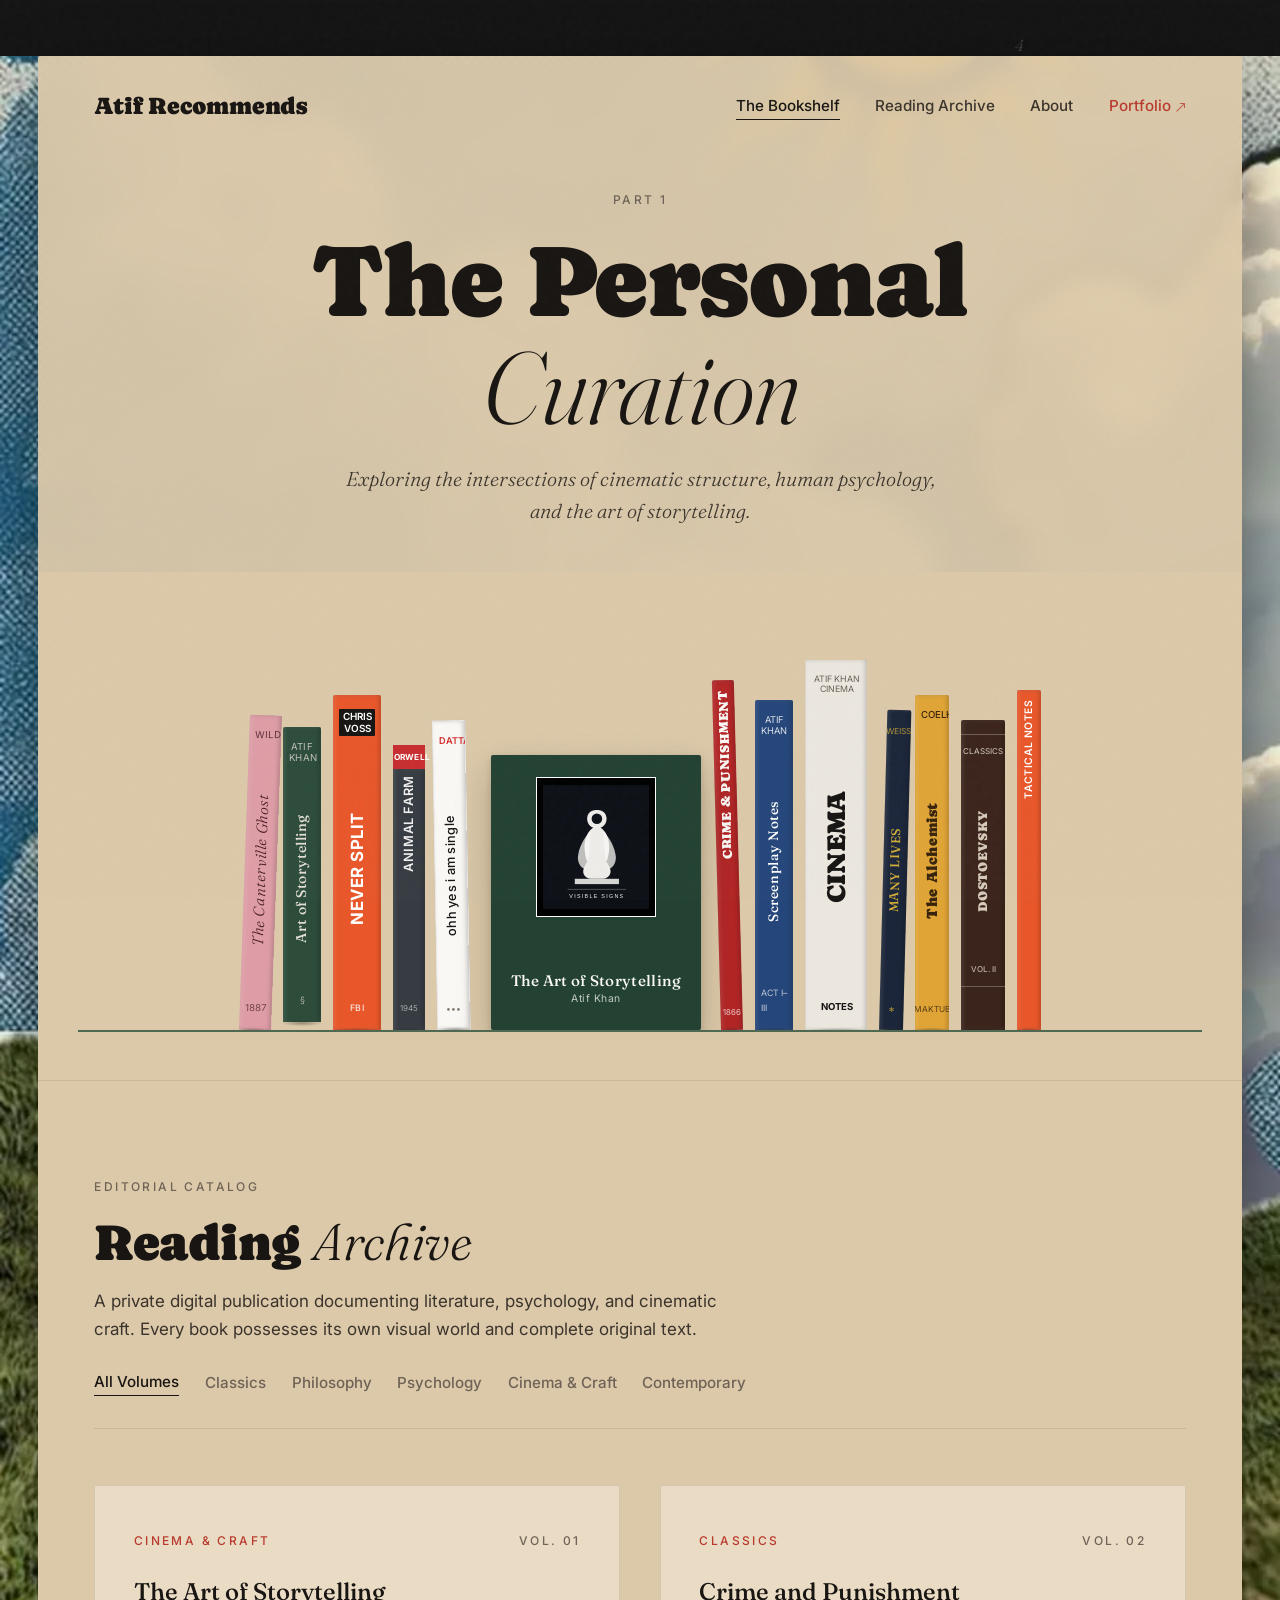
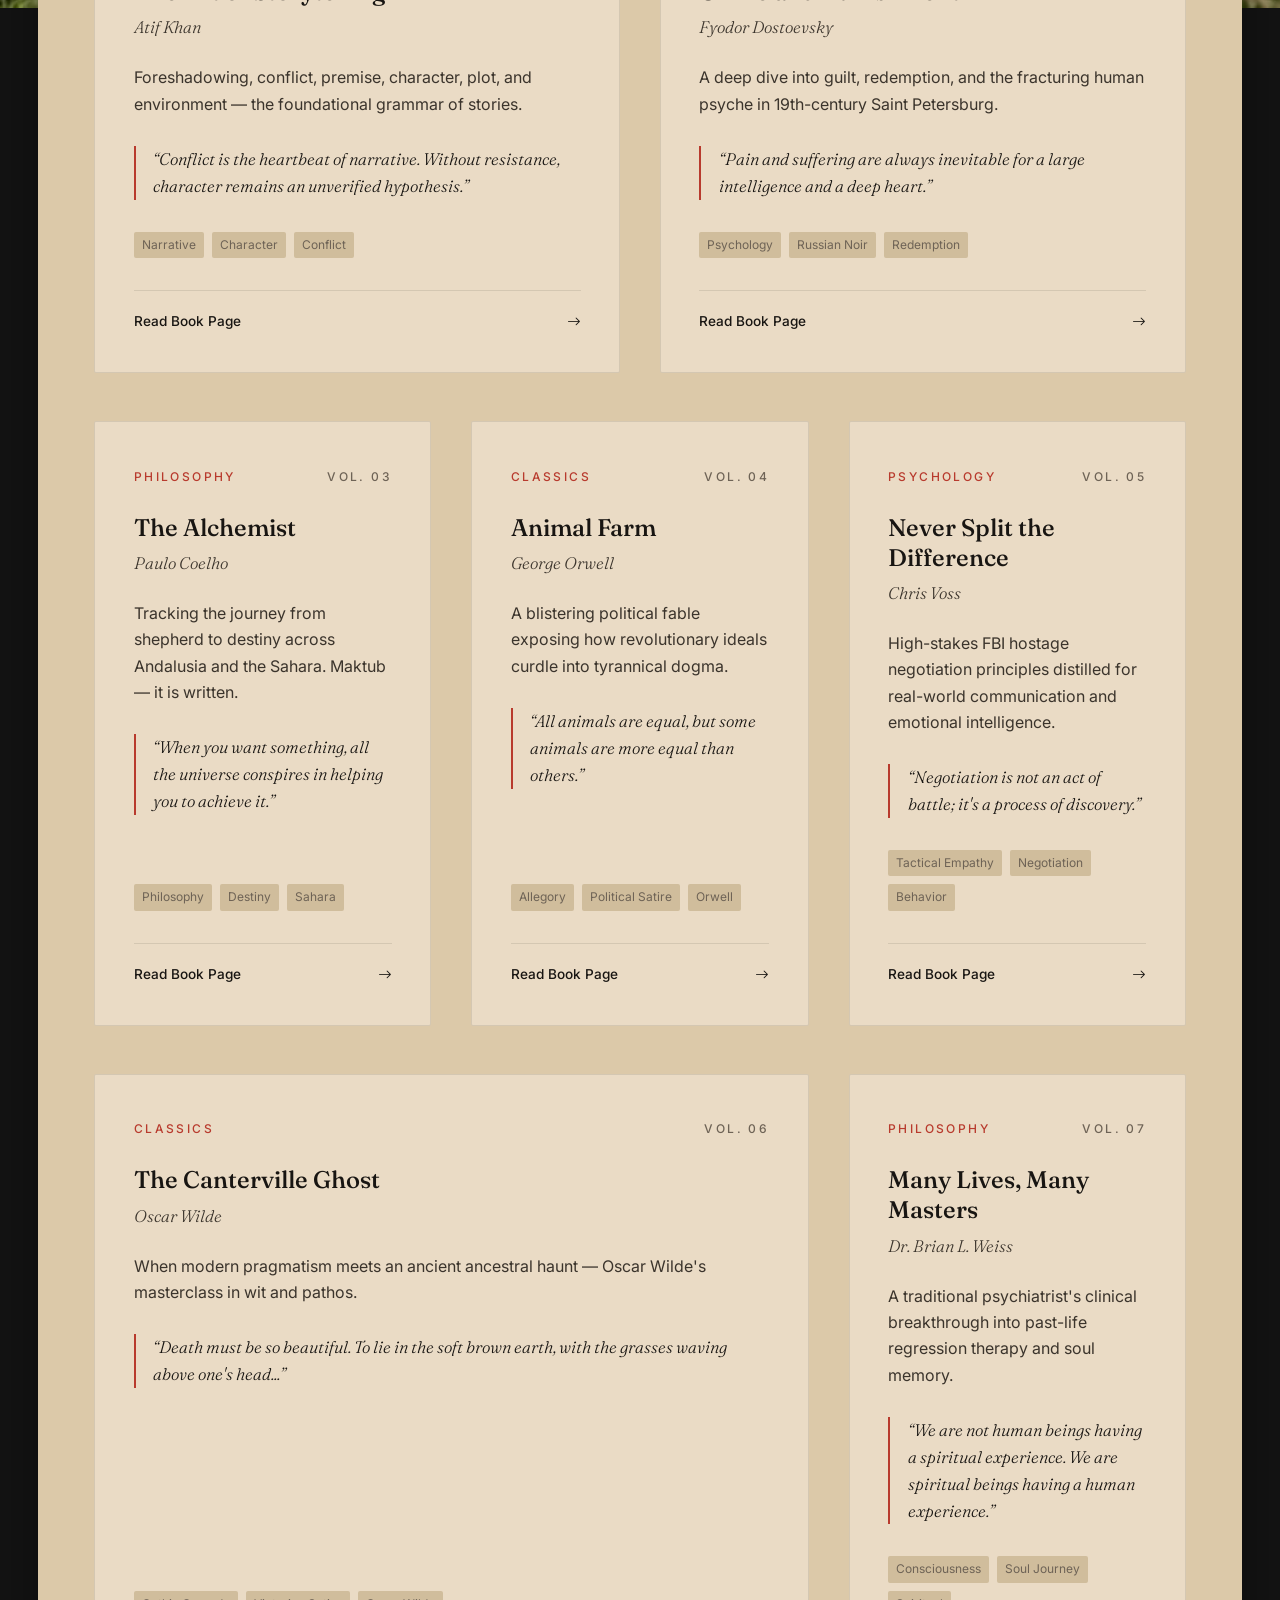
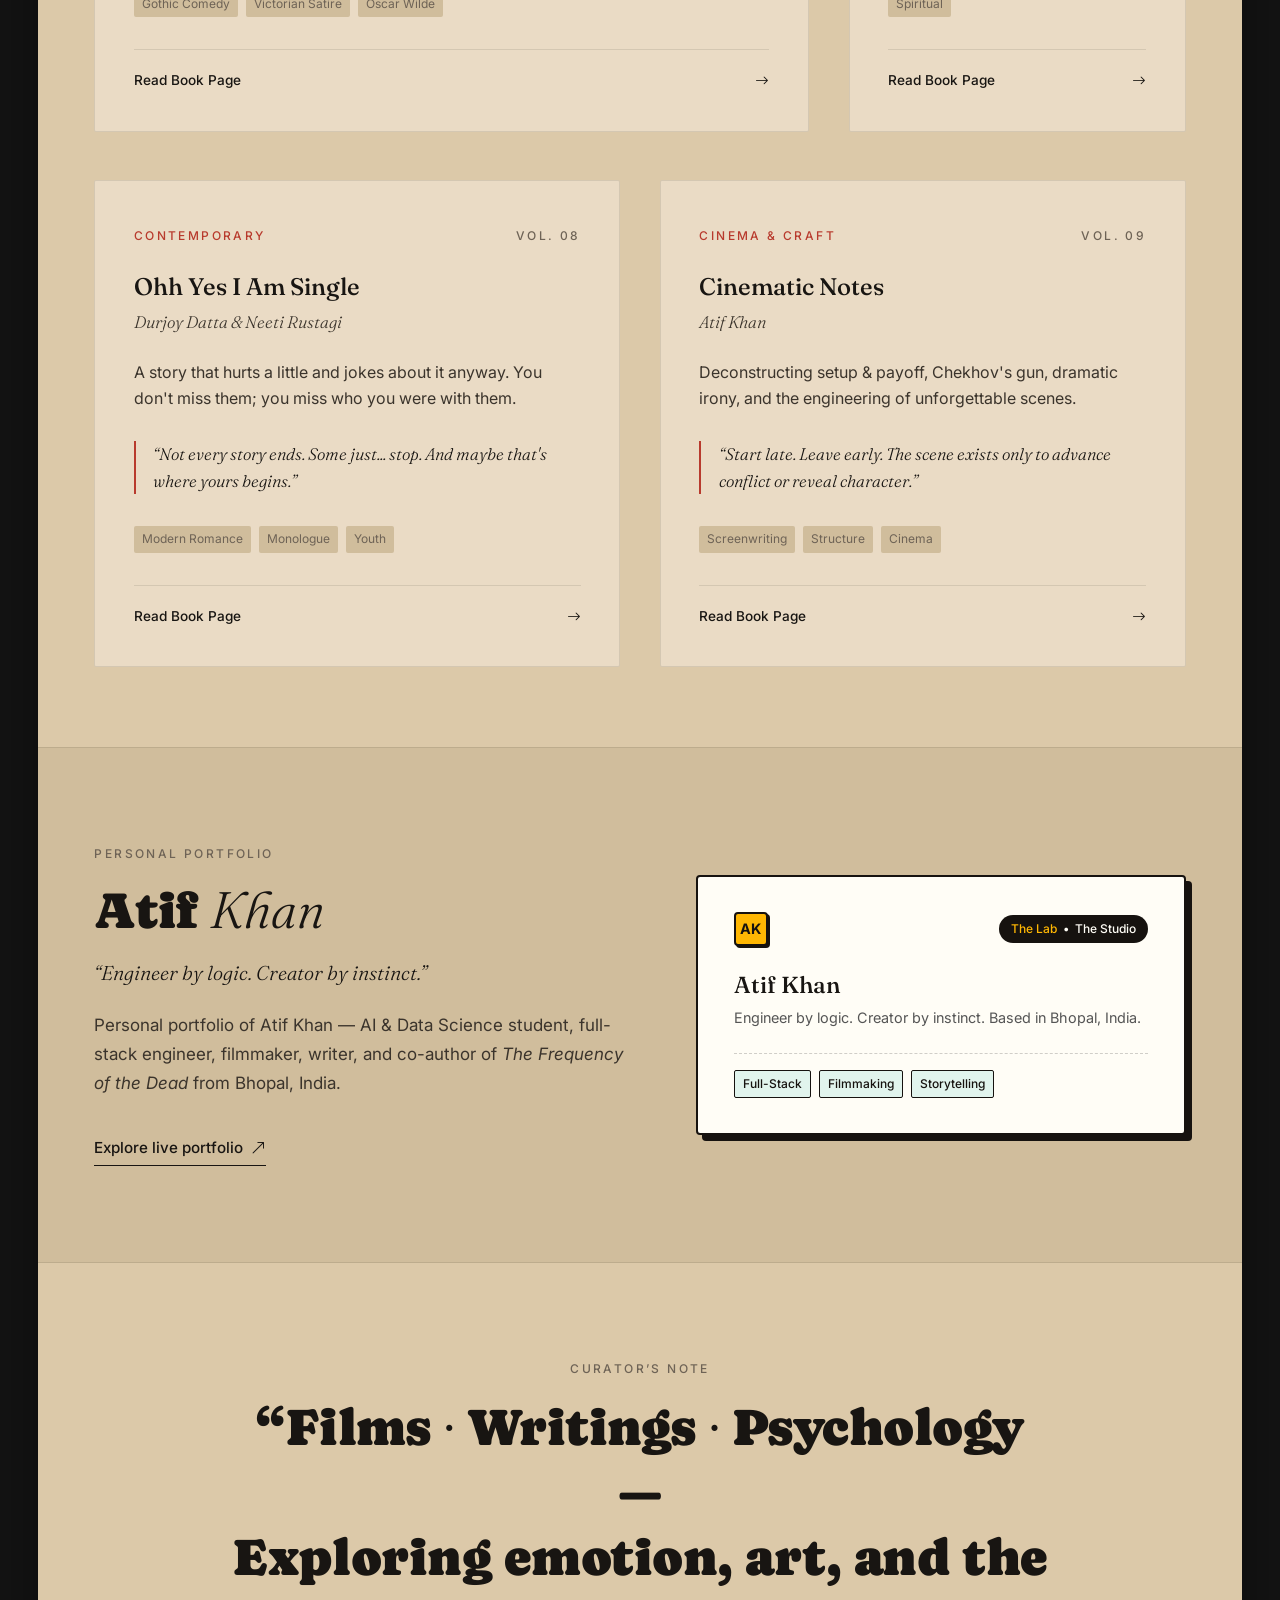
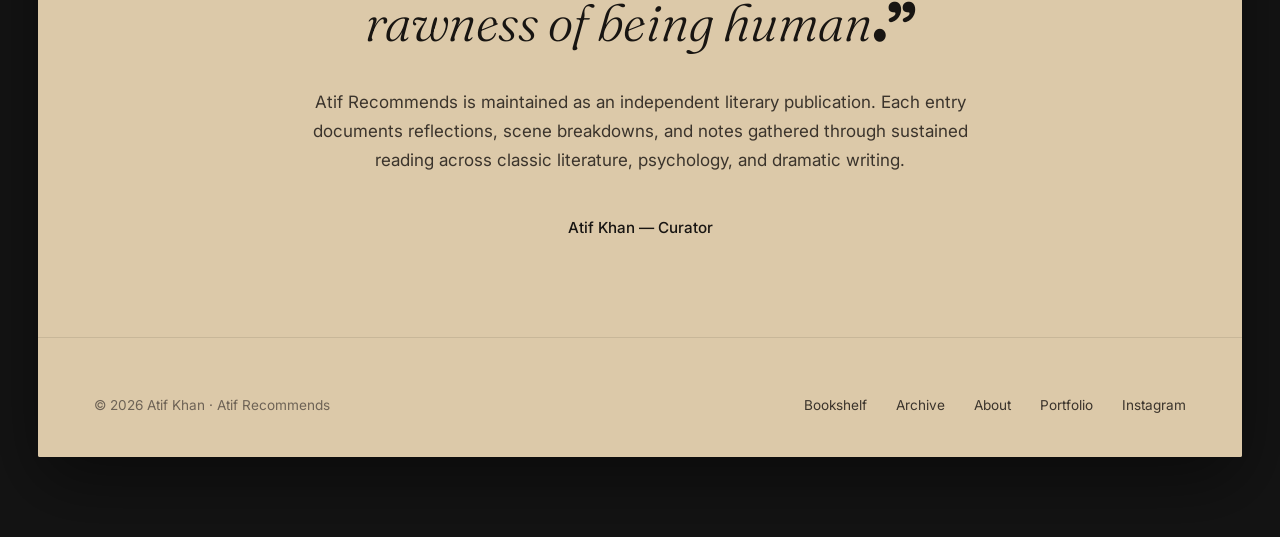
<file: index.html>
<!DOCTYPE html>
<html lang="en">
<head>
  <meta charset="UTF-8">
  <meta name="viewport" content="width=device-width, initial-scale=1.0">
  <title>Atif Recommends — The Personal Curation</title>
  <meta name="description" content="A personal literary archive and digital library curated by Atif Khan. Exploring literature, psychology, philosophy, and cinema.">

  <!-- Google Fonts: Strict 3-Font Hierarchy (display: swap) -->
  <link rel="preconnect" href="https://fonts.googleapis.com">
  <link rel="preconnect" href="https://fonts.gstatic.com" crossorigin>
  <link href="https://fonts.googleapis.com/css2?family=Caprasimo&family=Fraunces:ital,opsz,wght@0,9..144,500;1,9..144,300&family=Inter:wght@400;500&display=swap" rel="stylesheet">

  <!-- Core CSS -->
  <link rel="stylesheet" href="assets/css/library-core.css">
  <link rel="stylesheet" href="assets/css/bookshelf-3d.css">
  <link rel="stylesheet" href="assets/css/editorial-library.css">
</head>
<body class="bg-home page-home">

  <!-- Ambient Wall Floating Reference Numbers (Reference: JZA) -->
  <div class="ambient-numbers-layer" aria-hidden="true">
    <span class="ambient-num num-pos-1">1</span>
    <span class="ambient-num num-pos-2">2</span>
    <span class="ambient-num num-pos-3">3</span>
    <span class="ambient-num num-pos-4">4</span>
    <span class="ambient-num num-pos-5">5</span>
    <span class="ambient-num num-pos-vi">VI</span>
    <span class="ambient-num num-pos-ix">IX</span>
  </div>

  <!-- Main Floating Editorial Canvas Surface -->
  <div class="editorial-canvas">

    <!-- Minimal Editorial Navigation (Reference JZA) -->
    <nav class="canvas-nav" id="topNav">
      <a href="index.html" class="canvas-brand">Atif Recommends</a>

      <ul class="nav-links-quiet">
        <li><a href="#bookshelf" class="active">The Bookshelf</a></li>
        <li><a href="#archive">Reading Archive</a></li>
        <li><a href="#about">About</a></li>
        <li>
          <a href="https://atif-web-mu.vercel.app/" target="_blank" rel="noopener noreferrer" class="portfolio-nav-link">
            Portfolio <i class="bi bi-arrow-up-right" style="font-size: 0.7rem;"></i>
          </a>
        </li>
      </ul>

      <button class="canvas-nav-toggle" aria-label="Toggle navigation menu">
        <i class="bi bi-list"></i>
      </button>
    </nav>

    <!-- Headline Header (Reference JZA: "The Personal Curation") -->
    <header class="canvas-hero-header" id="home">
      <p class="canvas-eyebrow">Part 1</p>
      <h1 class="canvas-headline">The Personal<br><em>Curation</em></h1>
      <p class="canvas-subline">Exploring the intersections of cinematic structure, human psychology, and the art of storytelling.</p>
    </header>

    <!-- THE BOOKSHELF STAGE (REFERENCE JZA: ECLECTIC BOOKS + CENTRAL FEATURED COVER) -->
    <section class="bookshelf-stage-wrapper" id="bookshelf">
      <div class="shelf-scroll-track" tabindex="0" aria-label="Interactive digital bookshelf">
        <div class="shelf-books-ensemble" id="shelfBooksRow">
          
          <!-- LEFT BOOK 1: The Canterville Ghost (Dusty Rose, Leaning) -->
          <div class="spine-book spine-canterville" data-book-index="5" tabindex="0" role="button" aria-label="The Canterville Ghost by Oscar Wilde">
            <div class="spine-content">
              <span class="spine-author text-horizontal">WILDE</span>
              <span class="spine-title text-vertical-rl">The Canterville Ghost</span>
              <span style="font-size: 0.6rem; opacity: 0.7;">1887</span>
            </div>
          </div>

          <!-- LEFT BOOK 2: Art of Storytelling (Muted Forest Green) -->
          <div class="spine-book spine-storytelling" data-book-index="0" tabindex="0" role="button" aria-label="The Art of Storytelling by Atif Khan">
            <div class="spine-content">
              <span class="spine-author text-horizontal">ATIF KHAN</span>
              <span class="spine-title text-vertical-rl">Art of Storytelling</span>
              <span style="font-size: 0.55rem; opacity: 0.7;">&sect;</span>
            </div>
          </div>

          <!-- LEFT BOOK 3: Never Split the Difference (Bold Orange, Large Sans Block) -->
          <div class="spine-book spine-neversplit" data-book-index="4" tabindex="0" role="button" aria-label="Never Split the Difference by Chris Voss">
            <div class="spine-content">
              <span class="spine-author text-horizontal">CHRIS VOSS</span>
              <span class="spine-title text-vertical-rl">NEVER SPLIT</span>
              <span style="font-size: 0.55rem; letter-spacing: 0.05em; text-transform: uppercase;">FBI</span>
            </div>
          </div>

          <!-- LEFT BOOK 4: Animal Farm (Industrial Slate with Red Header Block) -->
          <div class="spine-book spine-animalfarm" data-book-index="3" tabindex="0" role="button" aria-label="Animal Farm by George Orwell">
            <div class="spine-top-accent">ORWELL</div>
            <div class="spine-content" style="padding-top: 6px;">
              <span class="spine-title text-vertical-rl">ANIMAL FARM</span>
              <span style="font-size: 0.5rem; opacity: 0.6;">1945</span>
            </div>
          </div>

          <!-- LEFT BOOK 5: Ohh Yes I Am Single (Paper White, Red Accent) -->
          <div class="spine-book spine-single" data-book-index="7" tabindex="0" role="button" aria-label="Ohh Yes I Am Single by Durjoy Datta">
            <div class="spine-content">
              <span class="spine-tag text-horizontal">DATTA</span>
              <span class="spine-title text-vertical-rl">ohh yes i am single</span>
              <span class="spine-author text-horizontal">&bull;&bull;&bull;</span>
            </div>
          </div>

          <!-- CENTRAL FEATURED BOOK: SHOWN FACE-ON / FRONT COVER (REFERENCE JZA) -->
          <div class="featured-book-stage" id="featuredBookCover" tabindex="0" role="button">
            <div class="featured-cover-surface">
              <div class="featured-inner-frame" id="featuredInnerFrame">
                <!-- Artwork injected by bookshelf.js -->
              </div>
              <div>
                <h2 class="featured-cover-title" id="featuredCoverTitle">The Art of Storytelling</h2>
                <p class="featured-cover-author" id="featuredCoverAuthor">Atif Khan</p>
              </div>
            </div>
          </div>

          <!-- RIGHT BOOK 6: Crime and Punishment (Slender Crimson, Slanted) -->
          <div class="spine-book spine-crime" data-book-index="1" tabindex="0" role="button" aria-label="Crime and Punishment by Fyodor Dostoevsky">
            <div class="spine-content" style="padding: 10px 2px;">
              <span class="spine-title text-vertical-rl">CRIME &amp; PUNISHMENT</span>
              <span style="font-size: 0.5rem; opacity: 0.8;">1866</span>
            </div>
          </div>

          <!-- RIGHT BOOK 7: Screenplay Notes (Cobalt Blue) -->
          <div class="spine-book spine-screenplay" data-book-index="8" tabindex="0" role="button" aria-label="Screenplay Notes by Atif Khan">
            <div class="spine-content">
              <span class="spine-author text-horizontal">ATIF KHAN</span>
              <span class="spine-title text-vertical-rl">Screenplay Notes</span>
              <span style="font-size: 0.55rem; opacity: 0.7;">ACT I&ndash;III</span>
            </div>
          </div>

          <!-- RIGHT BOOK 8: Cinematic Architecture (Massive Pale Volume, like S,M,L,XL) -->
          <div class="spine-book spine-cinematic" data-book-index="8" tabindex="0" role="button" aria-label="Cinematic Notes by Atif Khan">
            <div class="spine-content">
              <div class="spine-top-meta">
                <span>ATIF KHAN</span><br>
                <span>CINEMA</span>
              </div>
              <span class="spine-title text-vertical-rl">CINEMA</span>
              <span style="font-size: 0.6rem; font-weight: 700;">NOTES</span>
            </div>
          </div>

          <!-- RIGHT BOOK 9: Many Lives, Many Masters (Deep Midnight Navy) -->
          <div class="spine-book spine-souls" data-book-index="6" tabindex="0" role="button" aria-label="Many Lives, Many Masters by Brian Weiss">
            <div class="spine-content">
              <span style="font-size: 0.52rem; opacity: 0.8;">WEISS</span>
              <span class="spine-title text-vertical-rl">MANY LIVES</span>
              <span style="font-size: 0.52rem; opacity: 0.8;">&lowast;</span>
            </div>
          </div>

          <!-- RIGHT BOOK 10: The Alchemist (Warm Ochre / Mustard) -->
          <div class="spine-book spine-alchemist" data-book-index="2" tabindex="0" role="button" aria-label="The Alchemist by Paulo Coelho">
            <div class="spine-content">
              <span class="spine-author text-horizontal">COELHO</span>
              <span class="spine-title text-vertical-rl">The Alchemist</span>
              <span style="font-size: 0.52rem; opacity: 0.8;">MAKTUB</span>
            </div>
          </div>

          <!-- RIGHT BOOK 11: Russian Classics (Chocolate Brown with Boxed Frame) -->
          <div class="spine-book spine-russian" data-book-index="1" tabindex="0" role="button" aria-label="Dostoevsky Russian Classics">
            <div class="spine-content">
              <div class="spine-inner-box">
                <span style="font-size: 0.5rem; text-transform: uppercase;">CLASSICS</span>
                <span class="spine-title">DOSTOEVSKY</span>
                <span style="font-size: 0.5rem;">VOL. II</span>
              </div>
            </div>
          </div>

          <!-- RIGHT BOOK 12: Slender Orange End Book -->
          <div class="spine-book spine-endorange" data-book-index="4" tabindex="0" role="button" aria-label="Negotiation Notes">
            <div class="spine-content" style="padding: 10px 2px;">
              <span class="text-vertical-rl" style="font-size: 0.65rem; font-weight: 600;">TACTICAL NOTES</span>
            </div>
          </div>

        </div>
      </div>

      <!-- Minimal Thin Shelf Horizon Line -->
      <div class="minimal-shelf-line"></div>
    </section>

    <!-- SECTION 07: EDITORIAL LIBRARY ARCHIVE -->
    <section class="editorial-library-section" id="archive">
      <div class="library-inner-container">
        
        <header class="library-section-header">
          <div class="library-header-text">
            <span class="library-section-tag">Editorial Catalog</span>
            <h2 class="library-section-title">Reading <em>Archive</em></h2>
            <p class="library-section-description">
              A private digital publication documenting literature, psychology, and cinematic craft. Every book possesses its own visual world and complete original text.
            </p>
          </div>

          <!-- Filter Bar: Plain text links (NO BOXES) -->
          <div class="library-filter-bar">
            <button class="filter-item-btn active" data-filter="all">All Volumes</button>
            <button class="filter-item-btn" data-filter="Classics">Classics</button>
            <button class="filter-item-btn" data-filter="Philosophy">Philosophy</button>
            <button class="filter-item-btn" data-filter="Psychology">Psychology</button>
            <button class="filter-item-btn" data-filter="Cinema & Craft">Cinema &amp; Craft</button>
            <button class="filter-item-btn" data-filter="Contemporary">Contemporary</button>
          </div>
        </header>

        <!-- Asymmetrical Editorial Book Cards -->
        <div class="editorial-grid-layout" id="editorialLibraryGrid">
          <!-- Populated dynamically by bookshelf.js -->
        </div>

      </div>
    </section>

    <!-- SECTION 06: PERSONAL PORTFOLIO INTEGRATION -->
    <section class="portfolio-feature-block" id="portfolio">
      <div class="portfolio-block-inner">
        
        <div class="portfolio-intro-text">
          <span class="portfolio-kicker">Personal Portfolio</span>
          <h2 class="portfolio-creator-name">Atif <em>Khan</em></h2>
          <p class="portfolio-tagline-quote">
            &ldquo;Engineer by logic. Creator by instinct.&rdquo;
          </p>
          <p class="portfolio-body-desc">
            Personal portfolio of Atif Khan &mdash; AI &amp; Data Science student, full-stack engineer, filmmaker, writer, and co-author of <em>The Frequency of the Dead</em> from Bhopal, India.
          </p>
          <a href="https://atif-web-mu.vercel.app/" target="_blank" rel="noopener noreferrer" class="portfolio-direct-link">
            <span>Explore live portfolio</span>
            <i class="bi bi-arrow-up-right"></i>
          </a>
        </div>

        <div>
          <a href="https://atif-web-mu.vercel.app/" target="_blank" rel="noopener noreferrer" class="portfolio-card-preview">
            <div class="preview-badge-row">
              <span class="ak-pill">AK</span>
              <div class="voice-switch-pill">
                <span class="active">The Lab</span>
                <span>&bull;</span>
                <span>The Studio</span>
              </div>
            </div>
            <h3 class="preview-headline">Atif Khan</h3>
            <p class="preview-tagline">Engineer by logic. Creator by instinct. Based in Bhopal, India.</p>
            <div class="preview-pills-row">
              <span class="preview-tag">Full-Stack</span>
              <span class="preview-tag">Filmmaking</span>
              <span class="preview-tag">Storytelling</span>
            </div>
          </a>
        </div>

      </div>
    </section>

    <!-- SECTION 10: ABOUT & CURATOR STATEMENT -->
    <section class="curator-about-block" id="about">
      <div class="curator-about-inner">
        <span class="about-eyebrow">Curator&rsquo;s Note</span>
        <h2 class="about-quote-headline">
          &ldquo;Films &middot; Writings &middot; Psychology &mdash;<br>Exploring emotion, art, and the <em>rawness of being human</em>.&rdquo;
        </h2>
        <p class="about-narrative-prose">
          Atif Recommends is maintained as an independent literary publication. Each entry documents reflections, scene breakdowns, and notes gathered through sustained reading across classic literature, psychology, and dramatic writing.
        </p>
        <p class="curator-credits">Atif Khan &mdash; Curator</p>
      </div>
    </section>

    <!-- QUIET EDITORIAL FOOTER -->
    <footer class="canvas-footer">
      <div>
        <span>&copy; 2026 Atif Khan &middot; Atif Recommends</span>
      </div>
      <div class="footer-nav-quiet">
        <a href="#bookshelf">Bookshelf</a>
        <a href="#archive">Archive</a>
        <a href="#about">About</a>
        <a href="https://atif-web-mu.vercel.app/" target="_blank" rel="noopener noreferrer">Portfolio</a>
        <a href="https://instagram.com/atifrecommends" target="_blank" rel="noopener noreferrer">Instagram</a>
      </div>
    </footer>

  </div>

  <!-- Scripts -->
  <script src="assets/js/site-config.js"></script>
  <script src="assets/js/bookshelf.js"></script>
</body>
</html>
</file>
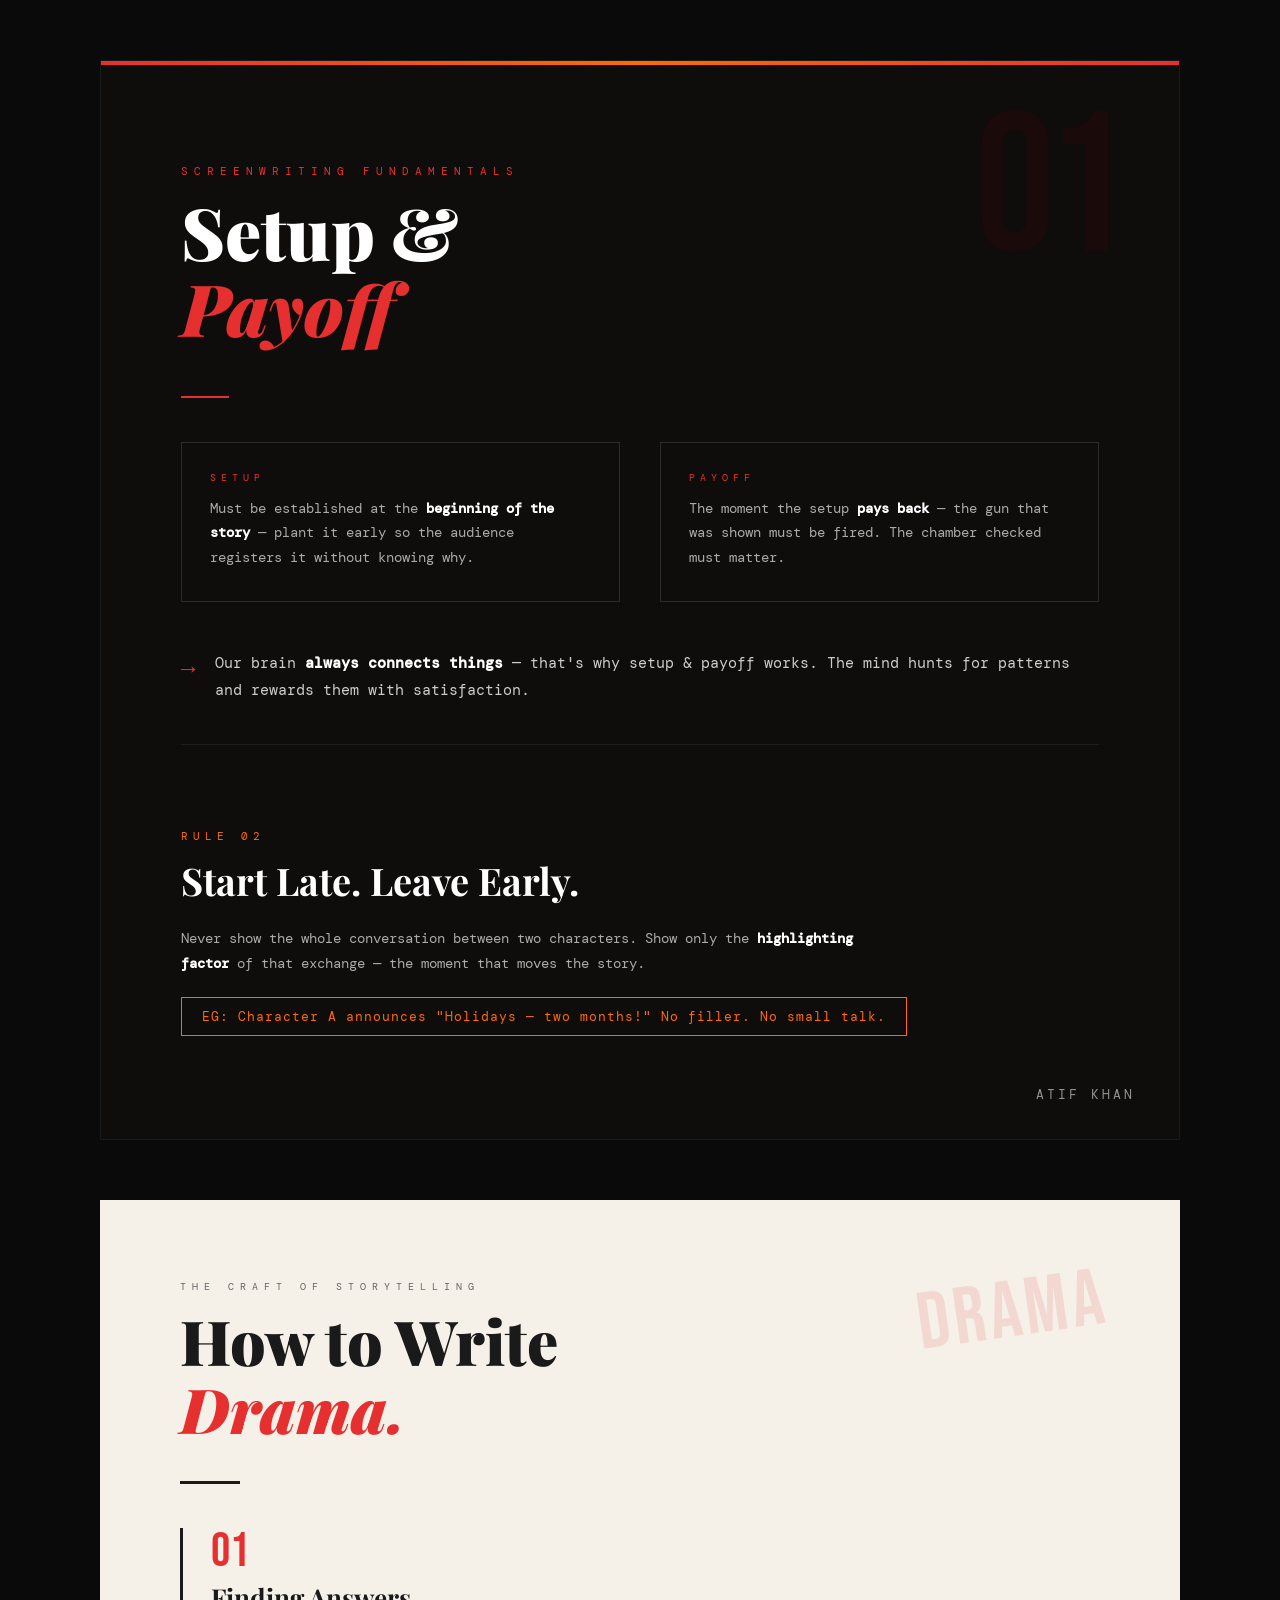
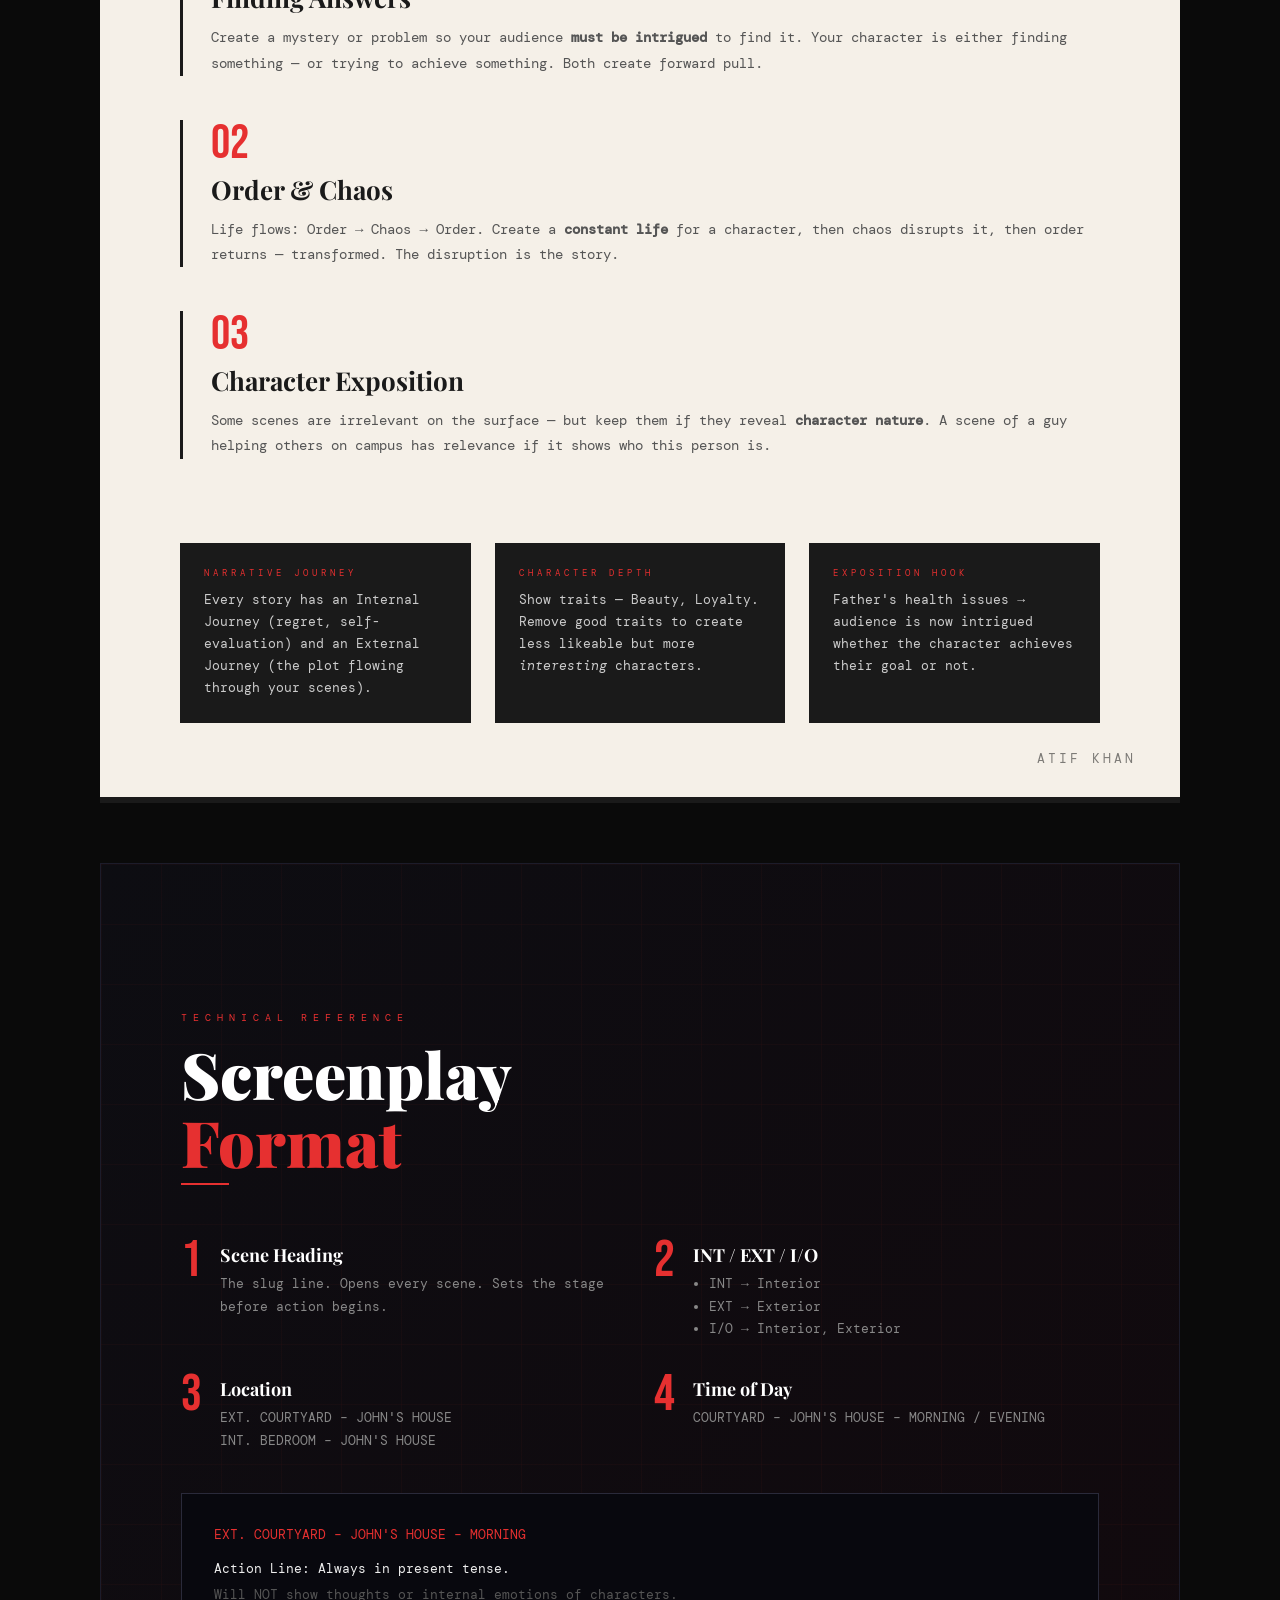
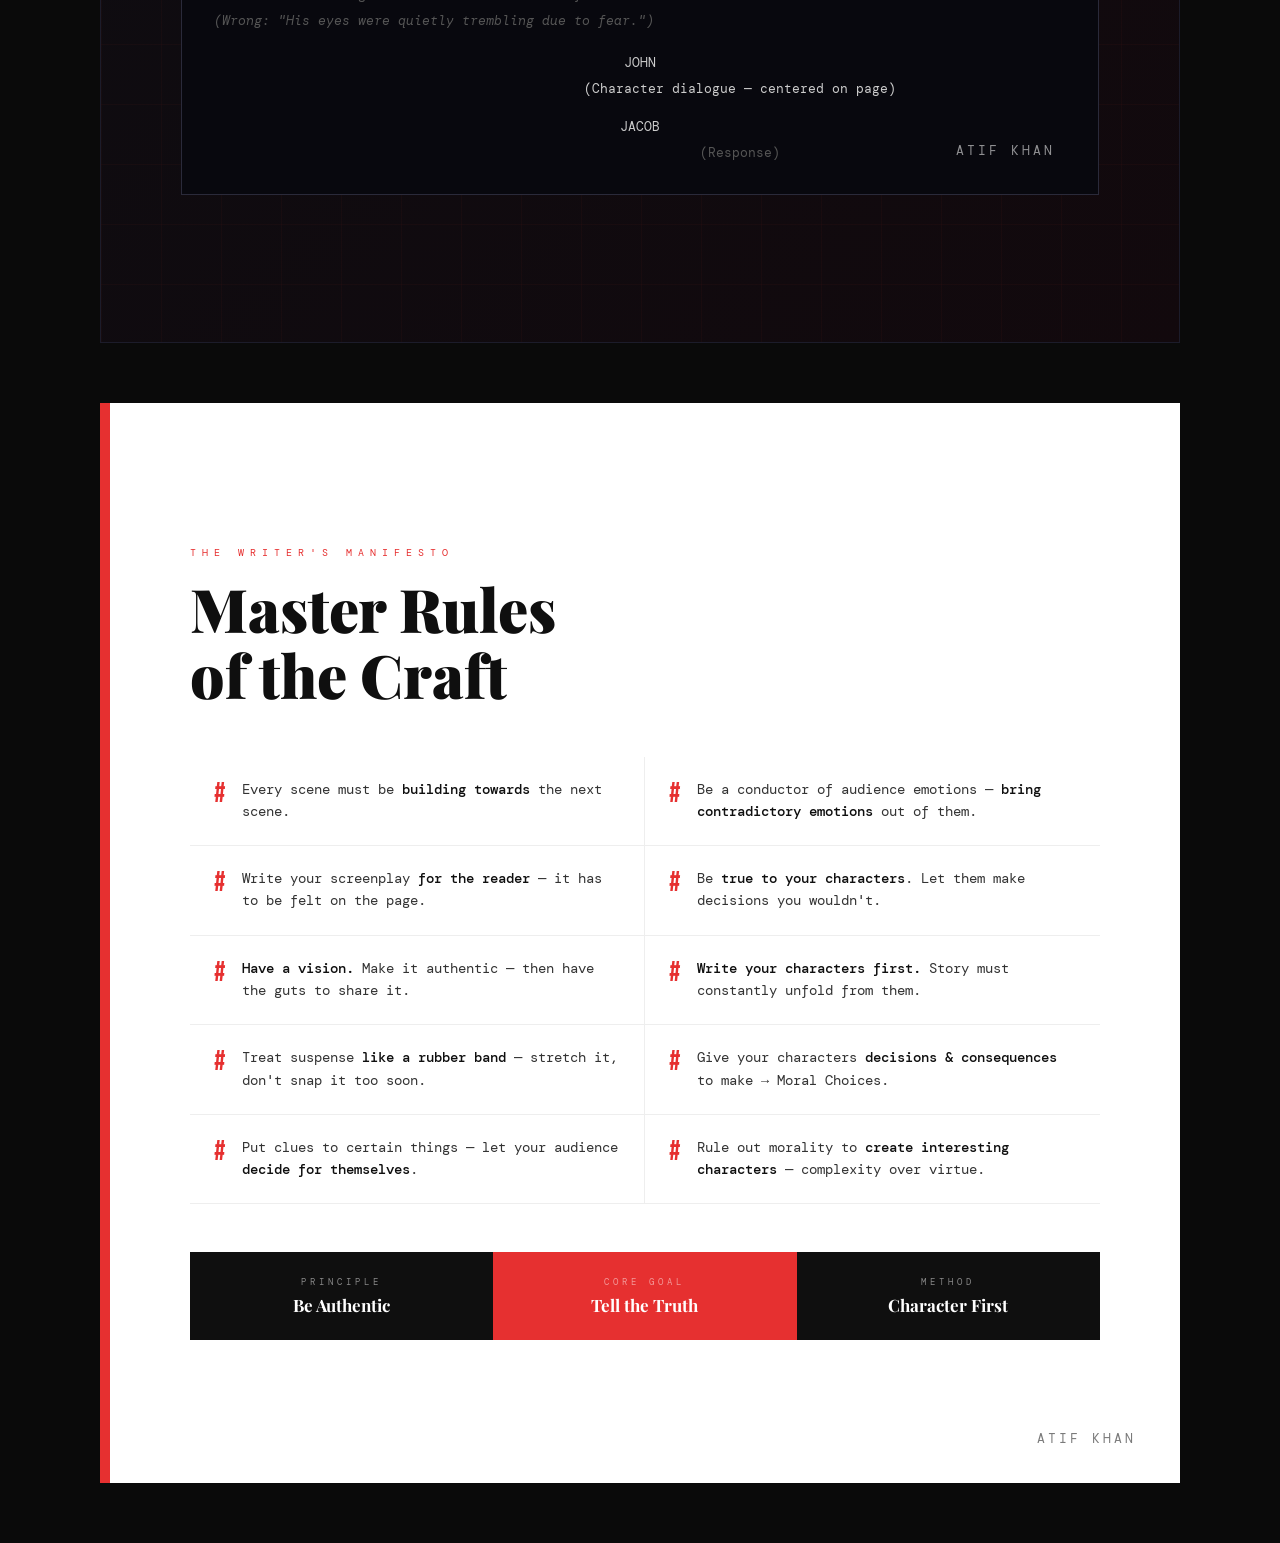
<file: writing_notes/index.html>
<!DOCTYPE html>
<html lang="en">
<head>
<meta charset="UTF-8">
<meta name="viewport" content="width=device-width, initial-scale=1.0">
<title>Screenplay Notes 12</title>
<link href="https://fonts.googleapis.com/css2?family=Playfair+Display:ital,wght@0,700;0,900;1,700&family=DM+Mono:wght@300;400;500&family=Bebas+Neue&display=swap" rel="stylesheet">
<style>
  * { margin: 0; padding: 0; box-sizing: border-box; }

  body {
    background: #0a0a0a;
    display: flex;
    flex-direction: column;
    align-items: center;
    gap: 60px;
    padding: 60px 20px;
    font-family: 'DM Mono', monospace;
  }

  /* ── CARD BASE ── */
  .card {
    width: 1080px;
    min-height: 1080px;
    position: relative;
    overflow: hidden;
    display: flex;
    flex-direction: column;
    justify-content: center;
  }

  /* ── WATERMARK ── */
  .watermark {
    position: absolute;
    bottom: 36px;
    right: 44px;
    font-family: 'DM Mono', monospace;
    font-size: 13px;
    letter-spacing: 3px;
    text-transform: uppercase;
    opacity: 0.55;
    color: #fff;
  }

  /* ════════════════════════
     CARD 1 — SETUP & PAYOFF
  ════════════════════════ */
  .card1 {
    background: #0f0c0c;
    border: 1px solid #1a1a1a;
    padding: 80px;
  }

  .card1::before {
    content: '';
    position: absolute;
    top: 0; left: 0; right: 0;
    height: 4px;
    background: linear-gradient(90deg, #e63030, #ff6b00, #e63030);
  }

  .card1 .big-num {
    font-family: 'Bebas Neue', sans-serif;
    font-size: 200px;
    line-height: 1;
    color: #1a0a0a;
    position: absolute;
    top: 30px; right: 60px;
    letter-spacing: -8px;
    user-select: none;
  }

  .card1 .label {
    font-family: 'DM Mono', monospace;
    font-size: 11px;
    letter-spacing: 6px;
    text-transform: uppercase;
    color: #e63030;
    margin-bottom: 16px;
  }

  .card1 h1 {
    font-family: 'Playfair Display', serif;
    font-size: 72px;
    font-weight: 900;
    color: #fff;
    line-height: 1.05;
    margin-bottom: 50px;
  }

  .card1 h1 span { color: #e63030; font-style: italic; }

  .divider {
    width: 48px;
    height: 2px;
    background: #e63030;
    margin-bottom: 44px;
  }

  .two-col {
    display: grid;
    grid-template-columns: 1fr 1fr;
    gap: 40px;
    margin-bottom: 48px;
  }

  .box {
    border: 1px solid #2a2a2a;
    padding: 28px 28px 32px;
    position: relative;
  }

  .box .box-label {
    font-size: 10px;
    letter-spacing: 5px;
    text-transform: uppercase;
    color: #e63030;
    margin-bottom: 12px;
  }

  .box p {
    font-size: 14px;
    line-height: 1.75;
    color: #aaa;
  }

  .rule {
    border: none;
    border-top: 1px solid #1e1e1e;
    margin: 40px 0;
  }

  .insight {
    display: flex;
    align-items: flex-start;
    gap: 20px;
  }

  .insight .arrow {
    font-size: 24px;
    color: #e63030;
    margin-top: 2px;
    flex-shrink: 0;
  }

  .insight p {
    font-size: 15px;
    line-height: 1.8;
    color: #ccc;
  }

  .insight p strong { color: #fff; }

  /* sub-rule: start late / leave early */
  .card1 .sub-rule {
    margin-top: 44px;
  }

  .card1 .sub-rule .label2 {
    font-family: 'DM Mono', monospace;
    font-size: 11px;
    letter-spacing: 5px;
    text-transform: uppercase;
    color: #ff6b00;
    margin-bottom: 12px;
  }

  .card1 .sub-rule h2 {
    font-family: 'Playfair Display', serif;
    font-size: 38px;
    font-weight: 700;
    color: #fff;
    margin-bottom: 20px;
  }

  .card1 .sub-rule p {
    font-size: 14px;
    line-height: 1.8;
    color: #aaa;
    max-width: 720px;
  }

  .card1 .example-tag {
    display: inline-block;
    margin-top: 20px;
    padding: 10px 20px;
    border: 1px solid #ff6b00;
    font-size: 13px;
    color: #ff6b00;
    letter-spacing: 1px;
  }

  /* ════════════════════════
     CARD 2 — HOW TO WRITE DRAMA
  ════════════════════════ */
  .card2 {
    background: #f5f0e8;
    padding: 80px;
  }

  .card2::after {
    content: '';
    position: absolute;
    bottom: 0; left: 0;
    width: 100%;
    height: 6px;
    background: #1a1a1a;
  }

  .card2 .stamp {
    position: absolute;
    top: 64px; right: 72px;
    font-family: 'Bebas Neue', sans-serif;
    font-size: 80px;
    color: #e63030;
    opacity: 0.12;
    letter-spacing: 4px;
    transform: rotate(-8deg);
    user-select: none;
  }

  .card2 .label {
    font-family: 'DM Mono', monospace;
    font-size: 10px;
    letter-spacing: 6px;
    text-transform: uppercase;
    color: #666;
    margin-bottom: 14px;
  }

  .card2 h1 {
    font-family: 'Playfair Display', serif;
    font-size: 62px;
    font-weight: 900;
    color: #1a1a1a;
    line-height: 1.1;
    margin-bottom: 10px;
  }

  .card2 h1 em { color: #e63030; }

  .card2 .divider2 {
    width: 60px;
    height: 3px;
    background: #1a1a1a;
    margin: 28px 0 44px;
  }

  .method-block {
    margin-bottom: 44px;
    padding-left: 28px;
    border-left: 3px solid #1a1a1a;
  }

  .method-block .num {
    font-family: 'Bebas Neue', sans-serif;
    font-size: 48px;
    color: #e63030;
    line-height: 1;
    margin-bottom: 4px;
  }

  .method-block h3 {
    font-family: 'Playfair Display', serif;
    font-size: 26px;
    font-weight: 700;
    color: #1a1a1a;
    margin-bottom: 10px;
  }

  .method-block p {
    font-size: 14px;
    line-height: 1.8;
    color: #555;
  }

  .three-grid {
    display: grid;
    grid-template-columns: 1fr 1fr 1fr;
    gap: 24px;
    margin-top: 40px;
  }

  .mini-card {
    background: #1a1a1a;
    padding: 24px;
    color: #fff;
  }

  .mini-card .mc-label {
    font-size: 9px;
    letter-spacing: 4px;
    color: #e63030;
    text-transform: uppercase;
    margin-bottom: 10px;
  }

  .mini-card p {
    font-size: 13px;
    line-height: 1.7;
    color: #ccc;
  }

  .card2 .watermark { color: #1a1a1a; }

  /* ════════════════════════
     CARD 3 — SCREENPLAY FORMAT
  ════════════════════════ */
  .card3 {
    background: linear-gradient(135deg, #0d0d12 0%, #12090d 100%);
    padding: 80px;
    border: 1px solid #1c1c2a;
  }

  .card3 .grid-bg {
    position: absolute;
    inset: 0;
    background-image:
      linear-gradient(rgba(230,48,48,0.04) 1px, transparent 1px),
      linear-gradient(90deg, rgba(230,48,48,0.04) 1px, transparent 1px);
    background-size: 60px 60px;
  }

  .card3 .content { position: relative; z-index: 1; }

  .card3 .label {
    font-size: 10px;
    letter-spacing: 6px;
    color: #e63030;
    text-transform: uppercase;
    margin-bottom: 16px;
  }

  .card3 h1 {
    font-family: 'Playfair Display', serif;
    font-size: 64px;
    font-weight: 900;
    color: #fff;
    line-height: 1.05;
    margin-bottom: 8px;
  }

  .card3 h1 span { color: #e63030; }

  .card3 .divider { margin-bottom: 50px; }

  .format-row {
    display: grid;
    grid-template-columns: 1fr 1fr;
    gap: 28px;
    margin-bottom: 28px;
  }

  .format-item {
    display: flex;
    gap: 18px;
    align-items: flex-start;
  }

  .fi-num {
    font-family: 'Bebas Neue', sans-serif;
    font-size: 52px;
    color: #e63030;
    line-height: 1;
    flex-shrink: 0;
  }

  .fi-body h4 {
    font-family: 'Playfair Display', serif;
    font-size: 18px;
    font-weight: 700;
    color: #fff;
    margin-bottom: 6px;
    margin-top: 8px;
  }

  .fi-body p, .fi-body ul {
    font-size: 13px;
    line-height: 1.75;
    color: #888;
  }

  .fi-body ul { padding-left: 16px; }

  .terminal-box {
    margin-top: 40px;
    border: 1px solid #2a2a3a;
    background: #08080e;
    padding: 28px 32px;
    font-family: 'DM Mono', monospace;
    font-size: 13px;
    color: #888;
    line-height: 2;
  }

  .terminal-box .t-red { color: #e63030; }
  .terminal-box .t-white { color: #eee; }
  .terminal-box .t-center { text-align: center; color: #ccc; }
  .terminal-box .t-indent { padding-left: 120px; }

  /* ════════════════════════
     CARD 4 — MASTER RULES
  ════════════════════════ */
  .card4 {
    background: #fff;
    padding: 80px;
    border-left: 10px solid #e63030;
  }

  .card4 .label {
    font-size: 10px;
    letter-spacing: 6px;
    color: #e63030;
    text-transform: uppercase;
    margin-bottom: 16px;
  }

  .card4 h1 {
    font-family: 'Playfair Display', serif;
    font-size: 60px;
    font-weight: 900;
    color: #0f0f0f;
    line-height: 1.1;
    margin-bottom: 50px;
  }

  .rule-list {
    display: grid;
    grid-template-columns: 1fr 1fr;
    gap: 0;
  }

  .rule-item {
    display: flex;
    align-items: flex-start;
    gap: 16px;
    padding: 22px 24px;
    border-bottom: 1px solid #eee;
    border-right: 1px solid #eee;
  }

  .rule-item:nth-child(2n) { border-right: none; }

  .rule-item .hash {
    font-family: 'Bebas Neue', sans-serif;
    font-size: 28px;
    color: #e63030;
    flex-shrink: 0;
    margin-top: -2px;
  }

  .rule-item p {
    font-size: 13.5px;
    line-height: 1.65;
    color: #333;
  }

  .rule-item p strong { color: #0f0f0f; font-weight: 500; }

  .card4 .bottom-bar {
    margin-top: 48px;
    display: flex;
    gap: 0;
  }

  .bbar-item {
    flex: 1;
    background: #0f0f0f;
    padding: 24px;
    text-align: center;
  }

  .bbar-item:nth-child(2) { background: #e63030; }

  .bbar-item .bi-label {
    font-size: 9px;
    letter-spacing: 4px;
    color: rgba(255,255,255,0.5);
    text-transform: uppercase;
    margin-bottom: 6px;
  }

  .bbar-item .bi-val {
    font-family: 'Playfair Display', serif;
    font-size: 17px;
    font-weight: 700;
    color: #fff;
  }

  .card4 .watermark { color: #0f0f0f; }
</style>
</head>
<body>

<!-- ═══════════════════════════════════ -->
<!-- CARD 1: SETUP & PAYOFF             -->
<!-- ═══════════════════════════════════ -->
<div class="card card1" id="card1">
  <div class="big-num">01</div>
  <div class="label">Screenwriting Fundamentals</div>
  <h1>Setup &amp;<br><span>Pay&shy;off</span></h1>
  <div class="divider"></div>
  <div class="two-col">
    <div class="box">
      <div class="box-label">Setup</div>
      <p>Must be established at the <strong style="color:#fff">beginning of the story</strong> — plant it early so the audience registers it without knowing why.</p>
    </div>
    <div class="box">
      <div class="box-label">Payoff</div>
      <p>The moment the setup <strong style="color:#fff">pays back</strong> — the gun that was shown must be fired. The chamber checked must matter.</p>
    </div>
  </div>
  <div class="insight">
    <div class="arrow">→</div>
    <p>Our brain <strong>always connects things</strong> — that's why setup &amp; payoff works. The mind hunts for patterns and rewards them with satisfaction.</p>
  </div>
  <hr class="rule">
  <div class="sub-rule">
    <div class="label2">Rule 02</div>
    <h2>Start Late. Leave Early.</h2>
    <p>Never show the whole conversation between two characters. Show only the <strong style="color:#fff">highlighting factor</strong> of that exchange — the moment that moves the story.</p>
    <div class="example-tag">EG: Character A announces "Holidays — two months!" No filler. No small talk.</div>
  </div>
  <div class="watermark">Atif Khan</div>
</div>

<!-- ═══════════════════════════════════ -->
<!-- CARD 2: HOW TO WRITE DRAMA         -->
<!-- ═══════════════════════════════════ -->
<div class="card card2" id="card2">
  <div class="stamp">DRAMA</div>
  <div class="label">The Craft of Storytelling</div>
  <h1>How to Write<br><em>Drama.</em></h1>
  <div class="divider2"></div>

  <div class="method-block">
    <div class="num">01</div>
    <h3>Finding Answers</h3>
    <p>Create a mystery or problem so your audience <strong>must be intrigued</strong> to find it. Your character is either finding something — or trying to achieve something. Both create forward pull.</p>
  </div>

  <div class="method-block">
    <div class="num">02</div>
    <h3>Order &amp; Chaos</h3>
    <p>Life flows: Order → Chaos → Order. Create a <strong>constant life</strong> for a character, then chaos disrupts it, then order returns — transformed. The disruption is the story.</p>
  </div>

  <div class="method-block">
    <div class="num">03</div>
    <h3>Character Exposition</h3>
    <p>Some scenes are irrelevant on the surface — but keep them if they reveal <strong>character nature</strong>. A scene of a guy helping others on campus has relevance if it shows who this person is.</p>
  </div>

  <div class="three-grid">
    <div class="mini-card">
      <div class="mc-label">Narrative Journey</div>
      <p>Every story has an Internal Journey (regret, self-evaluation) and an External Journey (the plot flowing through your scenes).</p>
    </div>
    <div class="mini-card">
      <div class="mc-label">Character Depth</div>
      <p>Show traits — Beauty, Loyalty. Remove good traits to create less likeable but more <em>interesting</em> characters.</p>
    </div>
    <div class="mini-card">
      <div class="mc-label">Exposition Hook</div>
      <p>Father's health issues → audience is now intrigued whether the character achieves their goal or not.</p>
    </div>
  </div>
  <div class="watermark" style="color:#1a1a1a">Atif Khan</div>
</div>

<!-- ═══════════════════════════════════ -->
<!-- CARD 3: SCREENPLAY FORMAT          -->
<!-- ═══════════════════════════════════ -->
<div class="card card3" id="card3">
  <div class="grid-bg"></div>
  <div class="content">
    <div class="label">Technical Reference</div>
    <h1>Screenplay<br><span>Format</span></h1>
    <div class="divider"></div>

    <div class="format-row">
      <div class="format-item">
        <div class="fi-num">1</div>
        <div class="fi-body">
          <h4>Scene Heading</h4>
          <p>The slug line. Opens every scene. Sets the stage before action begins.</p>
        </div>
      </div>
      <div class="format-item">
        <div class="fi-num">2</div>
        <div class="fi-body">
          <h4>INT / EXT / I/O</h4>
          <ul>
            <li>INT → Interior</li>
            <li>EXT → Exterior</li>
            <li>I/O → Interior, Exterior</li>
          </ul>
        </div>
      </div>
    </div>

    <div class="format-row">
      <div class="format-item">
        <div class="fi-num">3</div>
        <div class="fi-body">
          <h4>Location</h4>
          <p>EXT. COURTYARD – JOHN'S HOUSE<br>INT. BEDROOM – JOHN'S HOUSE</p>
        </div>
      </div>
      <div class="format-item">
        <div class="fi-num">4</div>
        <div class="fi-body">
          <h4>Time of Day</h4>
          <p>COURTYARD – JOHN'S HOUSE – MORNING / EVENING</p>
        </div>
      </div>
    </div>

    <div class="terminal-box">
      <div class="t-red">EXT. COURTYARD – JOHN'S HOUSE – MORNING</div>
      <div class="t-white" style="margin-top:8px">Action Line: Always in present tense.</div>
      <div style="color:#555">Will NOT show thoughts or internal emotions of characters.</div>
      <div style="color:#555; font-style:italic">(Wrong: "His eyes were quietly trembling due to fear.")</div>
      <div style="margin-top:16px" class="t-center">JOHN</div>
      <div class="t-center t-indent" style="color:#ccc; padding-left:200px">(Character dialogue — centered on page)</div>
      <div style="margin-top:12px" class="t-center">JACOB</div>
      <div class="t-center" style="color:#555; padding-left:200px">(Response)</div>
    </div>
    <div class="watermark">Atif Khan</div>
  </div>
</div>

<!-- ═══════════════════════════════════ -->
<!-- CARD 4: MASTER RULES               -->
<!-- ═══════════════════════════════════ -->
<div class="card card4" id="card4">
  <div class="label">The Writer's Manifesto</div>
  <h1>Master Rules<br>of the Craft</h1>

  <div class="rule-list">
    <div class="rule-item">
      <div class="hash">#</div>
      <p>Every scene must be <strong>building towards</strong> the next scene.</p>
    </div>
    <div class="rule-item">
      <div class="hash">#</div>
      <p>Be a conductor of audience emotions — <strong>bring contradictory emotions</strong> out of them.</p>
    </div>
    <div class="rule-item">
      <div class="hash">#</div>
      <p>Write your screenplay <strong>for the reader</strong> — it has to be felt on the page.</p>
    </div>
    <div class="rule-item">
      <div class="hash">#</div>
      <p>Be <strong>true to your characters</strong>. Let them make decisions you wouldn't.</p>
    </div>
    <div class="rule-item">
      <div class="hash">#</div>
      <p><strong>Have a vision.</strong> Make it authentic — then have the guts to share it.</p>
    </div>
    <div class="rule-item">
      <div class="hash">#</div>
      <p><strong>Write your characters first.</strong> Story must constantly unfold from them.</p>
    </div>
    <div class="rule-item">
      <div class="hash">#</div>
      <p>Treat suspense <strong>like a rubber band</strong> — stretch it, don't snap it too soon.</p>
    </div>
    <div class="rule-item">
      <div class="hash">#</div>
      <p>Give your characters <strong>decisions &amp; consequences</strong> to make → Moral Choices.</p>
    </div>
    <div class="rule-item">
      <div class="hash">#</div>
      <p>Put clues to certain things — let your audience <strong>decide for themselves</strong>.</p>
    </div>
    <div class="rule-item">
      <div class="hash">#</div>
      <p>Rule out morality to <strong>create interesting characters</strong> — complexity over virtue.</p>
    </div>
  </div>

  <div class="bottom-bar">
    <div class="bbar-item">
      <div class="bi-label">Principle</div>
      <div class="bi-val">Be Authentic</div>
    </div>
    <div class="bbar-item">
      <div class="bi-label">Core Goal</div>
      <div class="bi-val">Tell the Truth</div>
    </div>
    <div class="bbar-item">
      <div class="bi-label">Method</div>
      <div class="bi-val">Character First</div>
    </div>
  </div>

  <div class="watermark" style="color:#0f0f0f">Atif Khan</div>
</div>

</body>
</html>
</file>
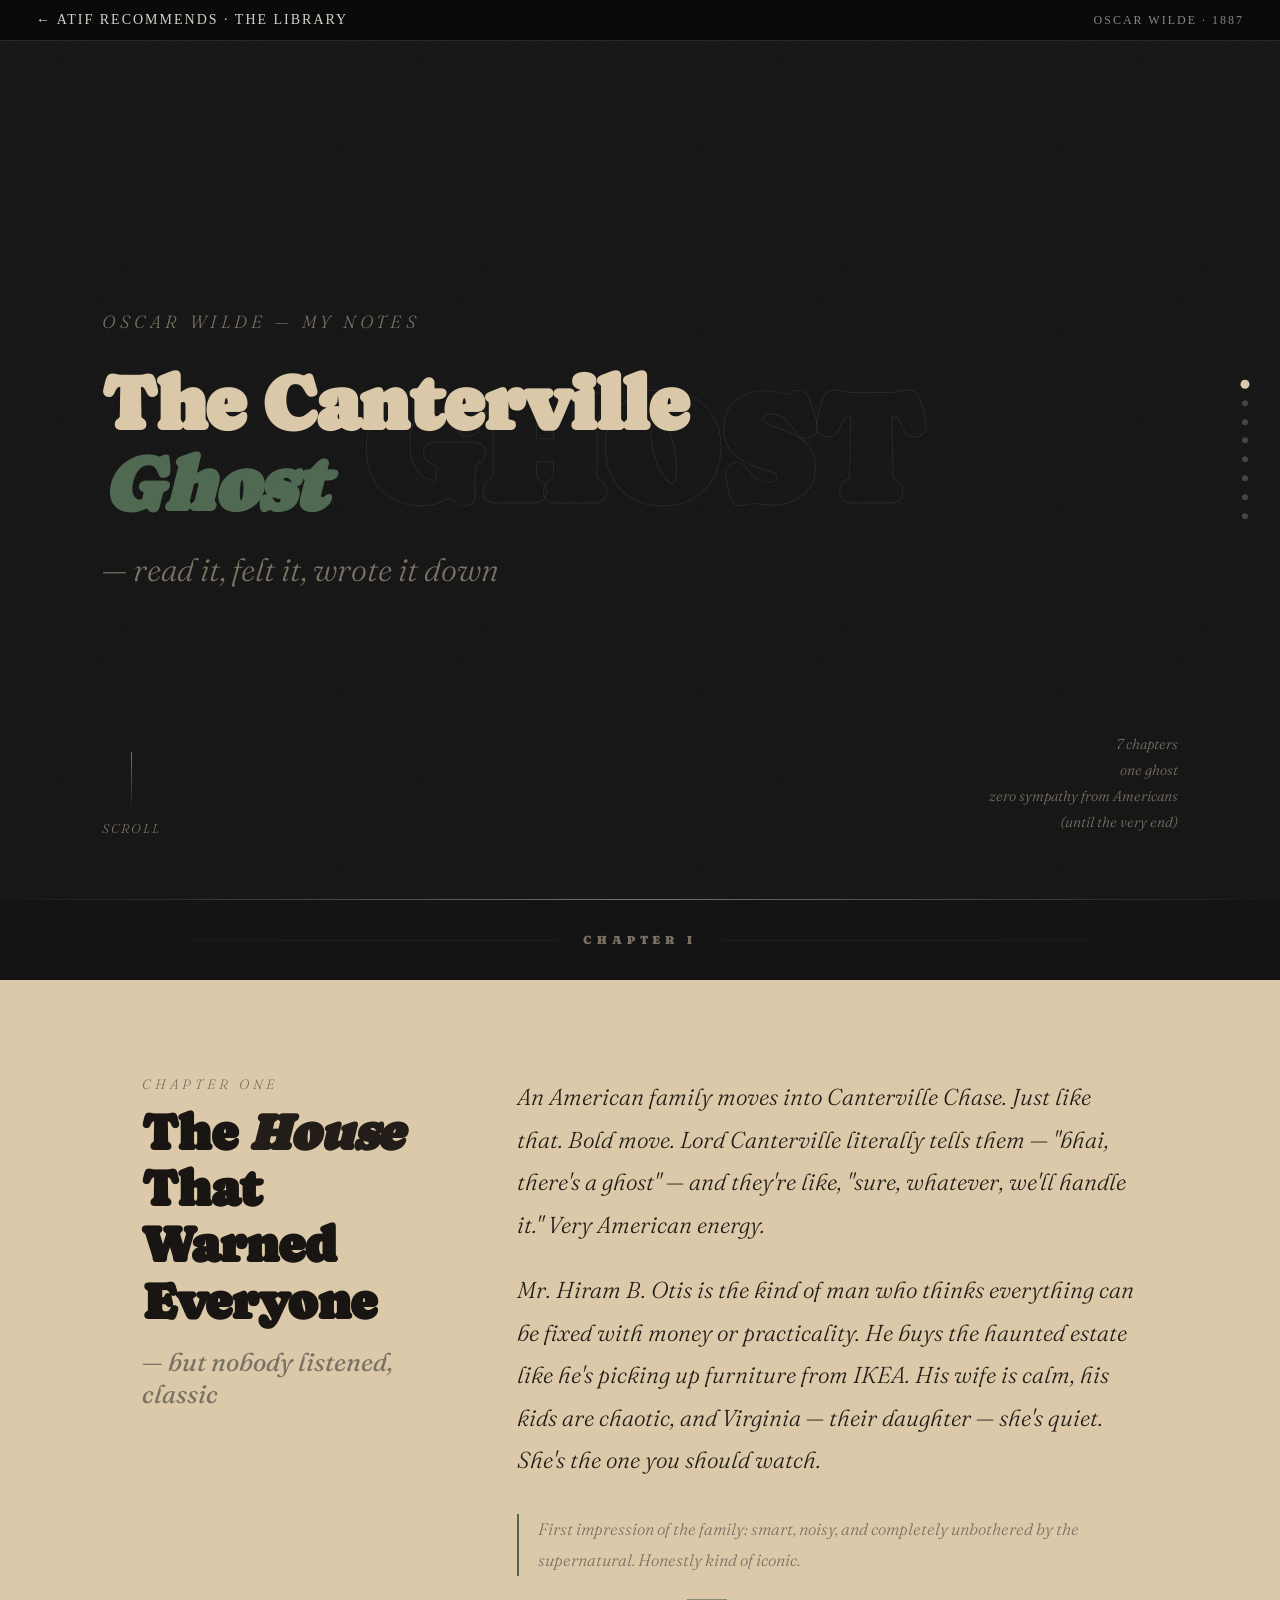
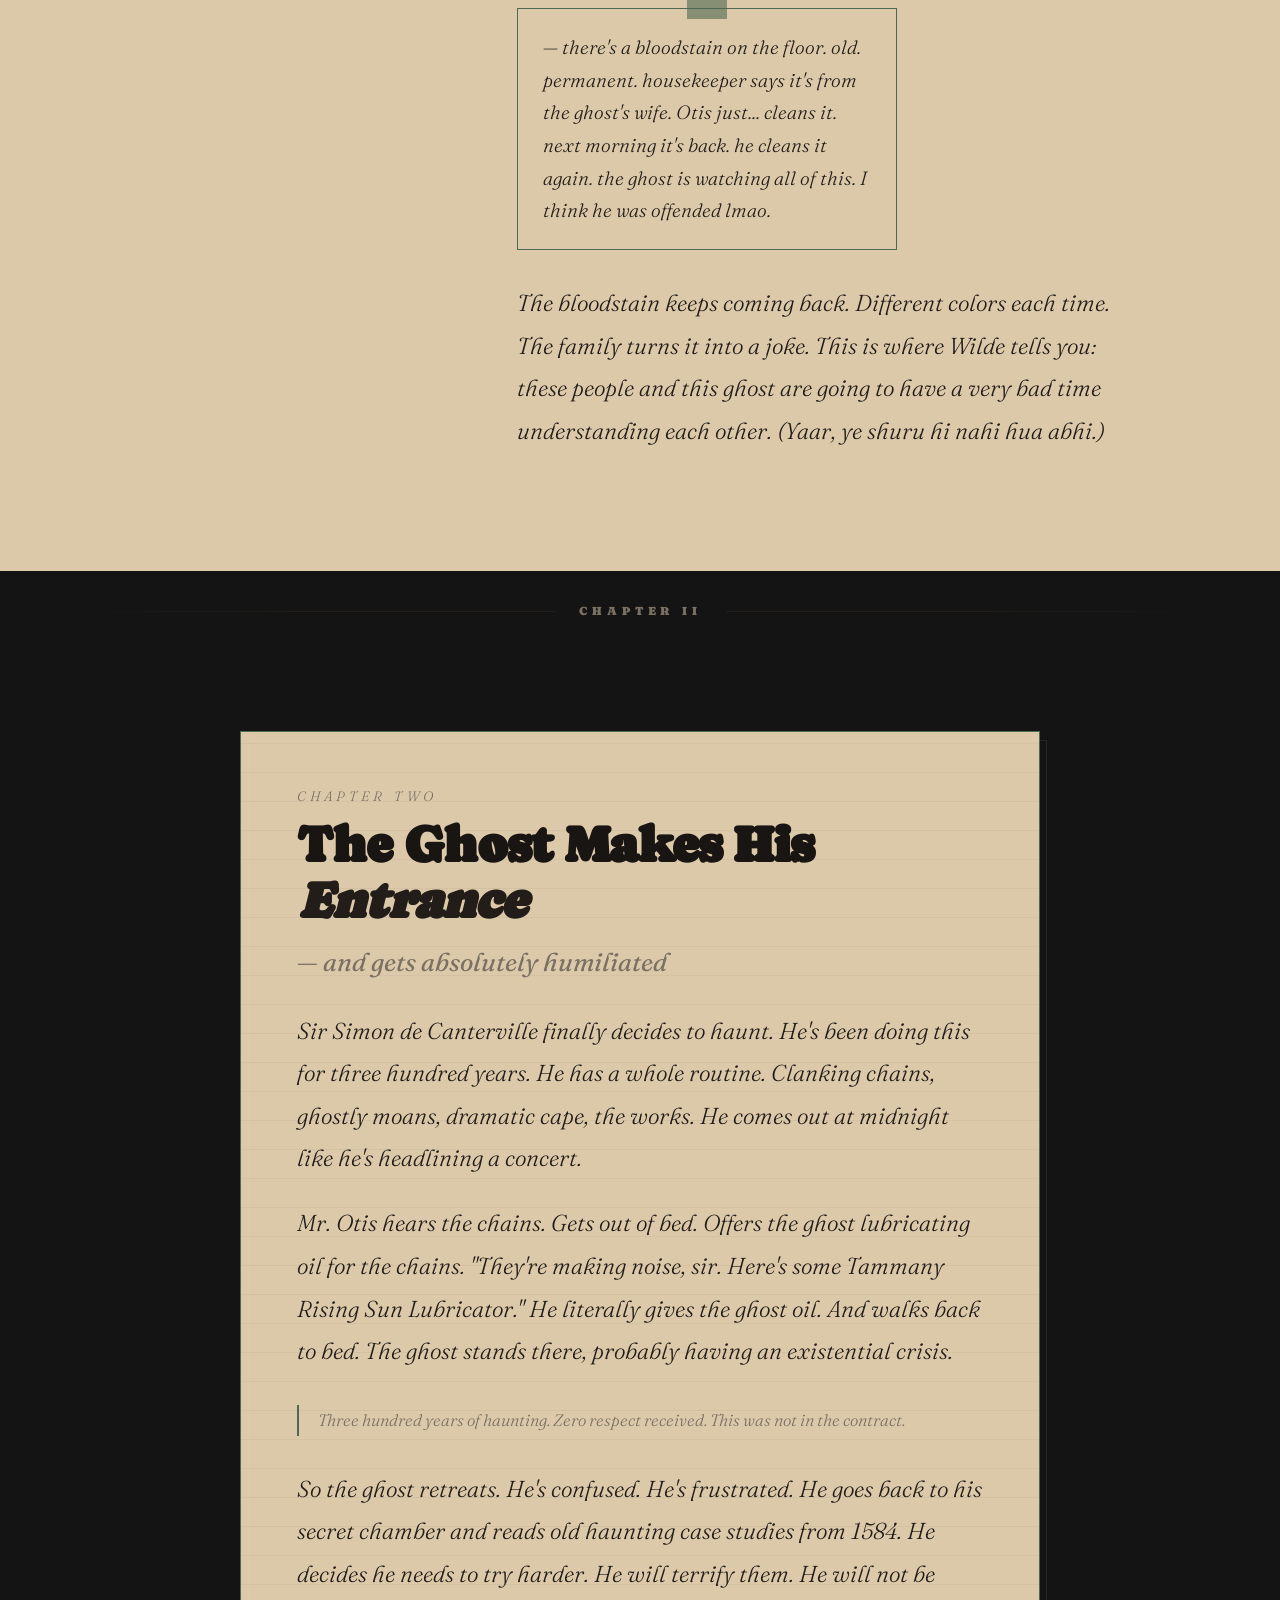
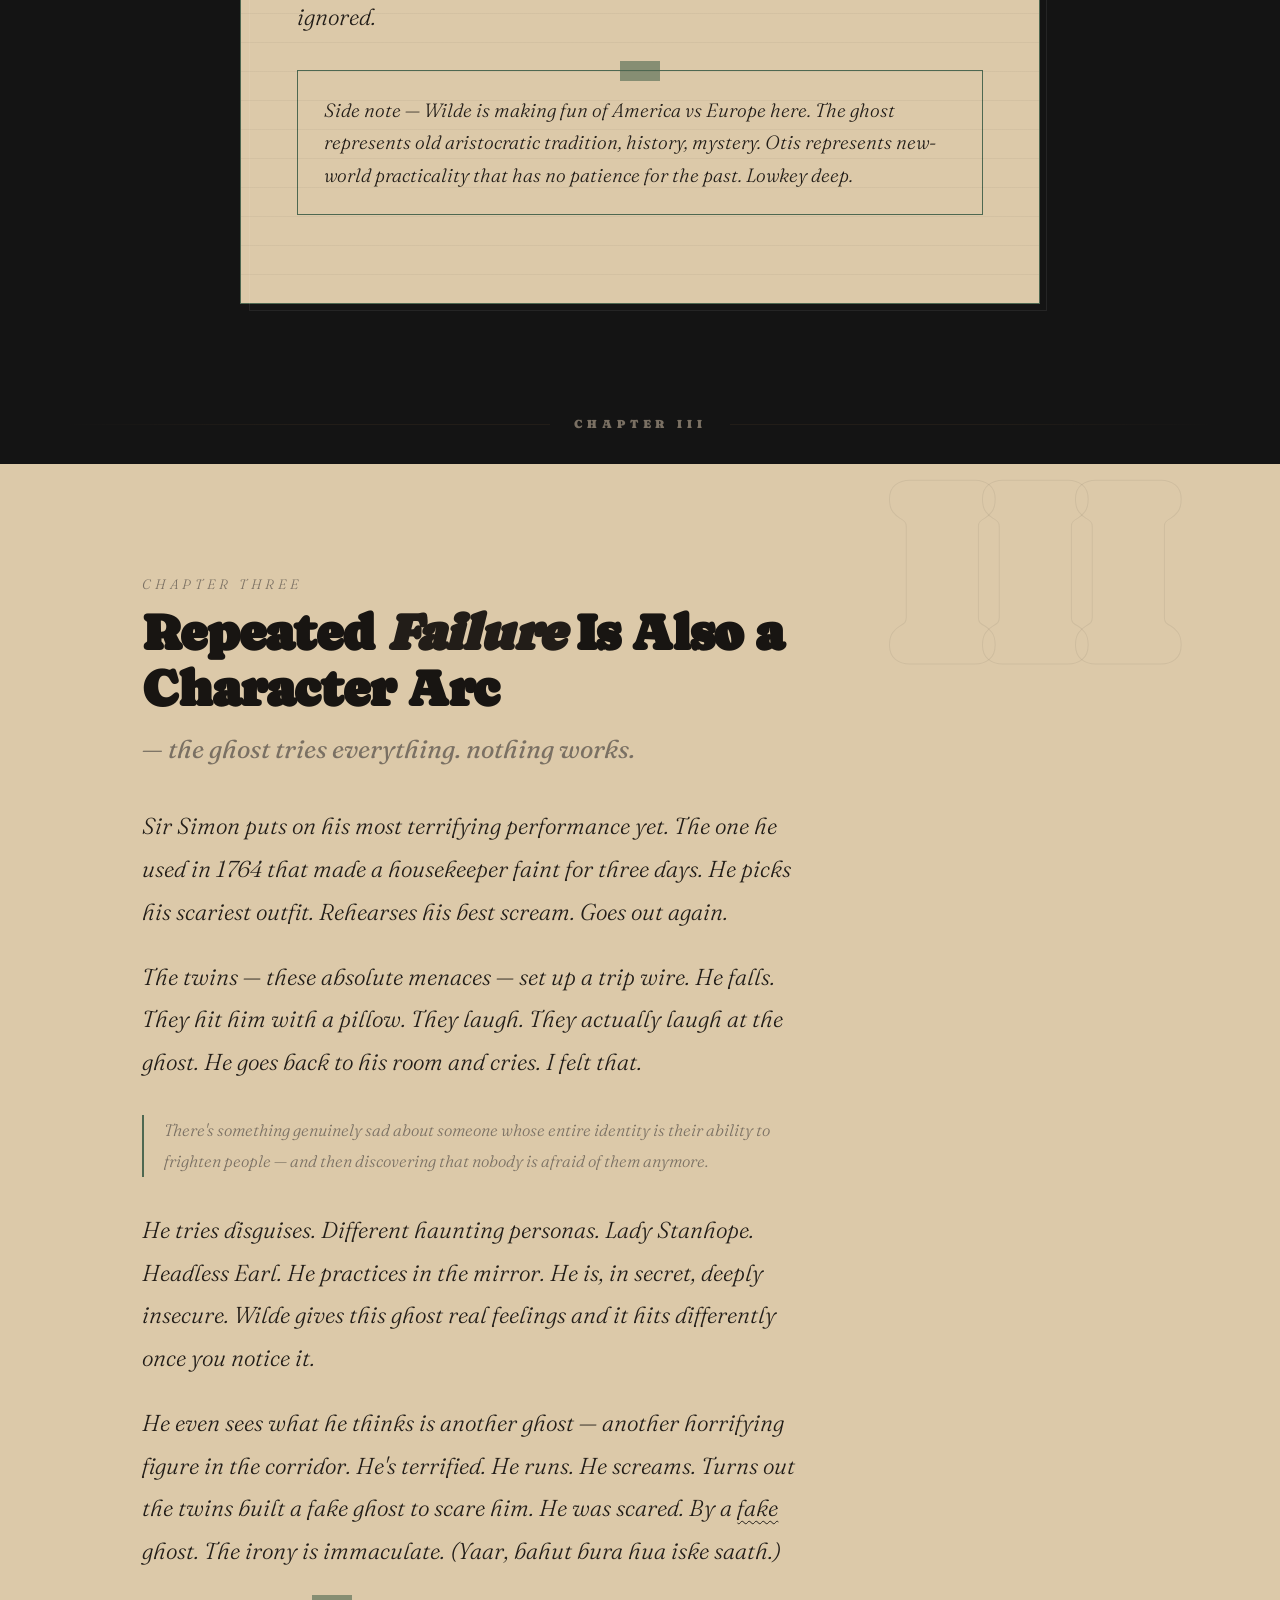
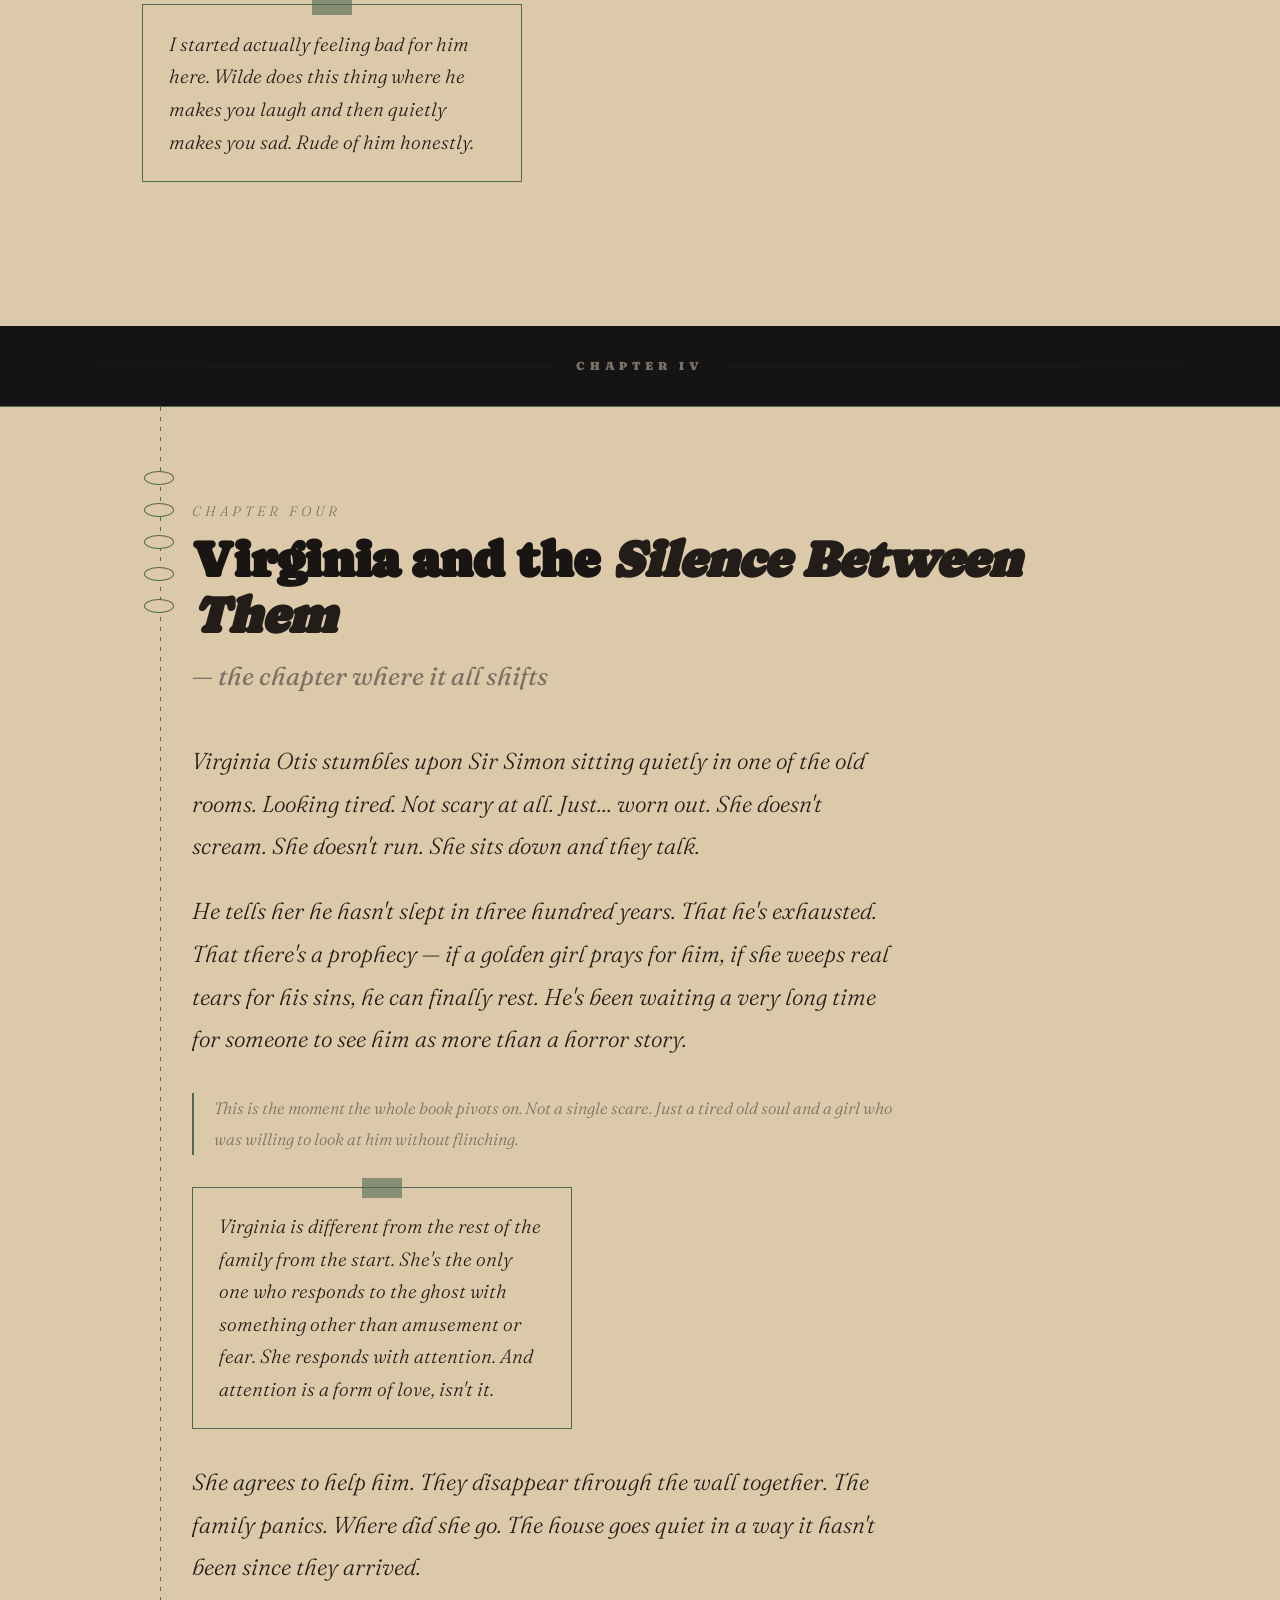
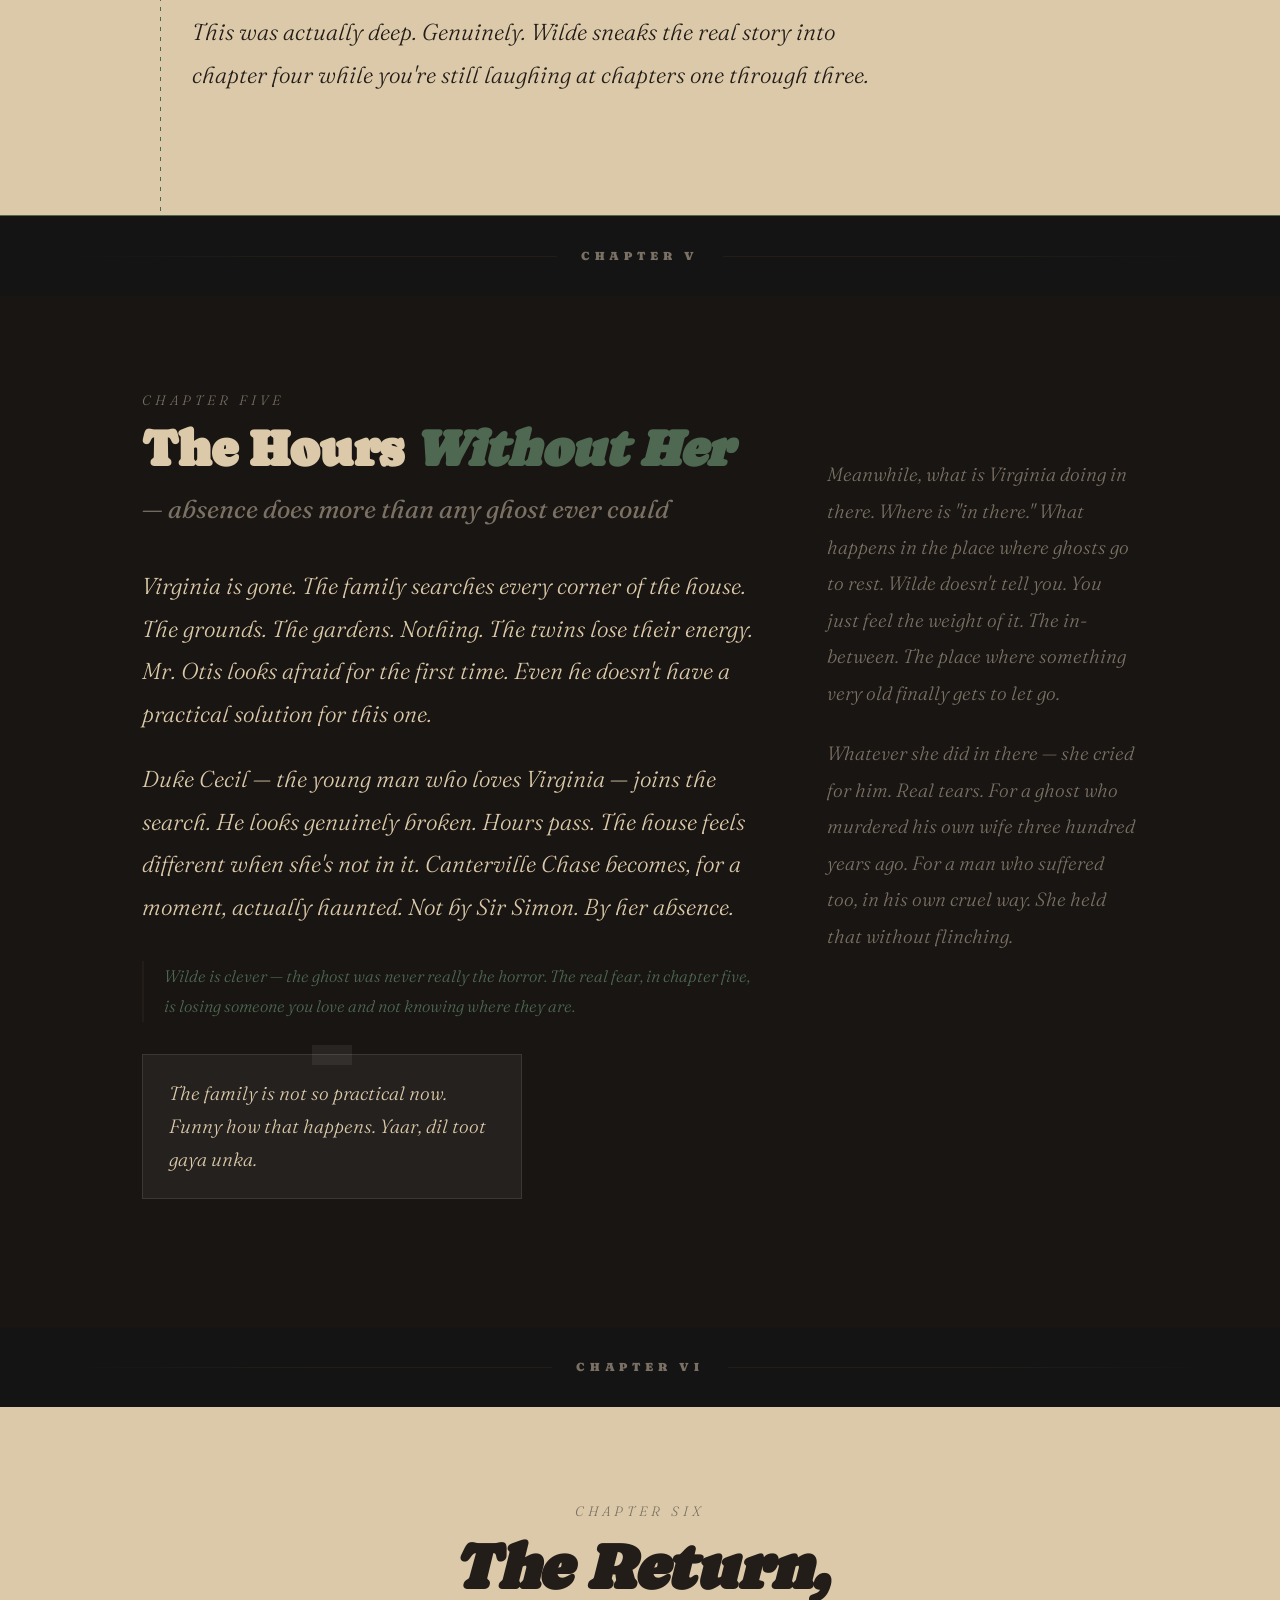
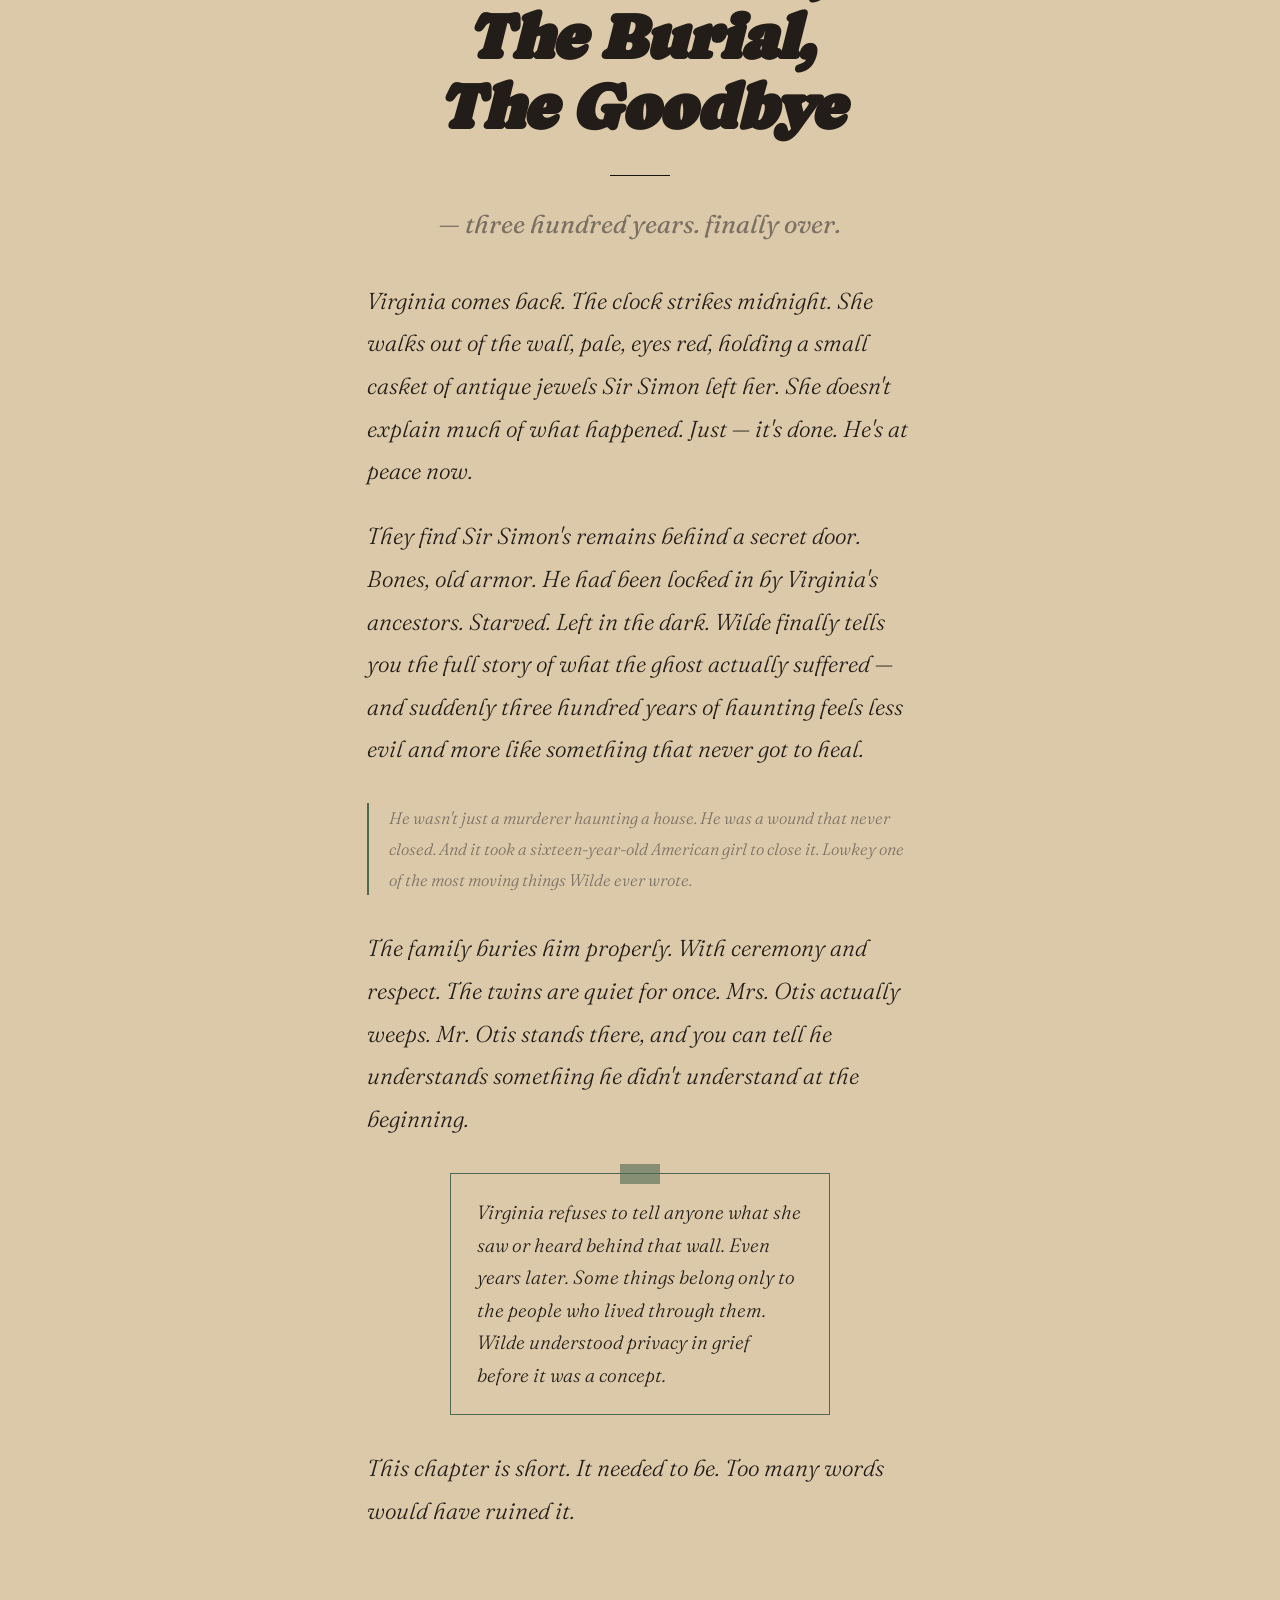
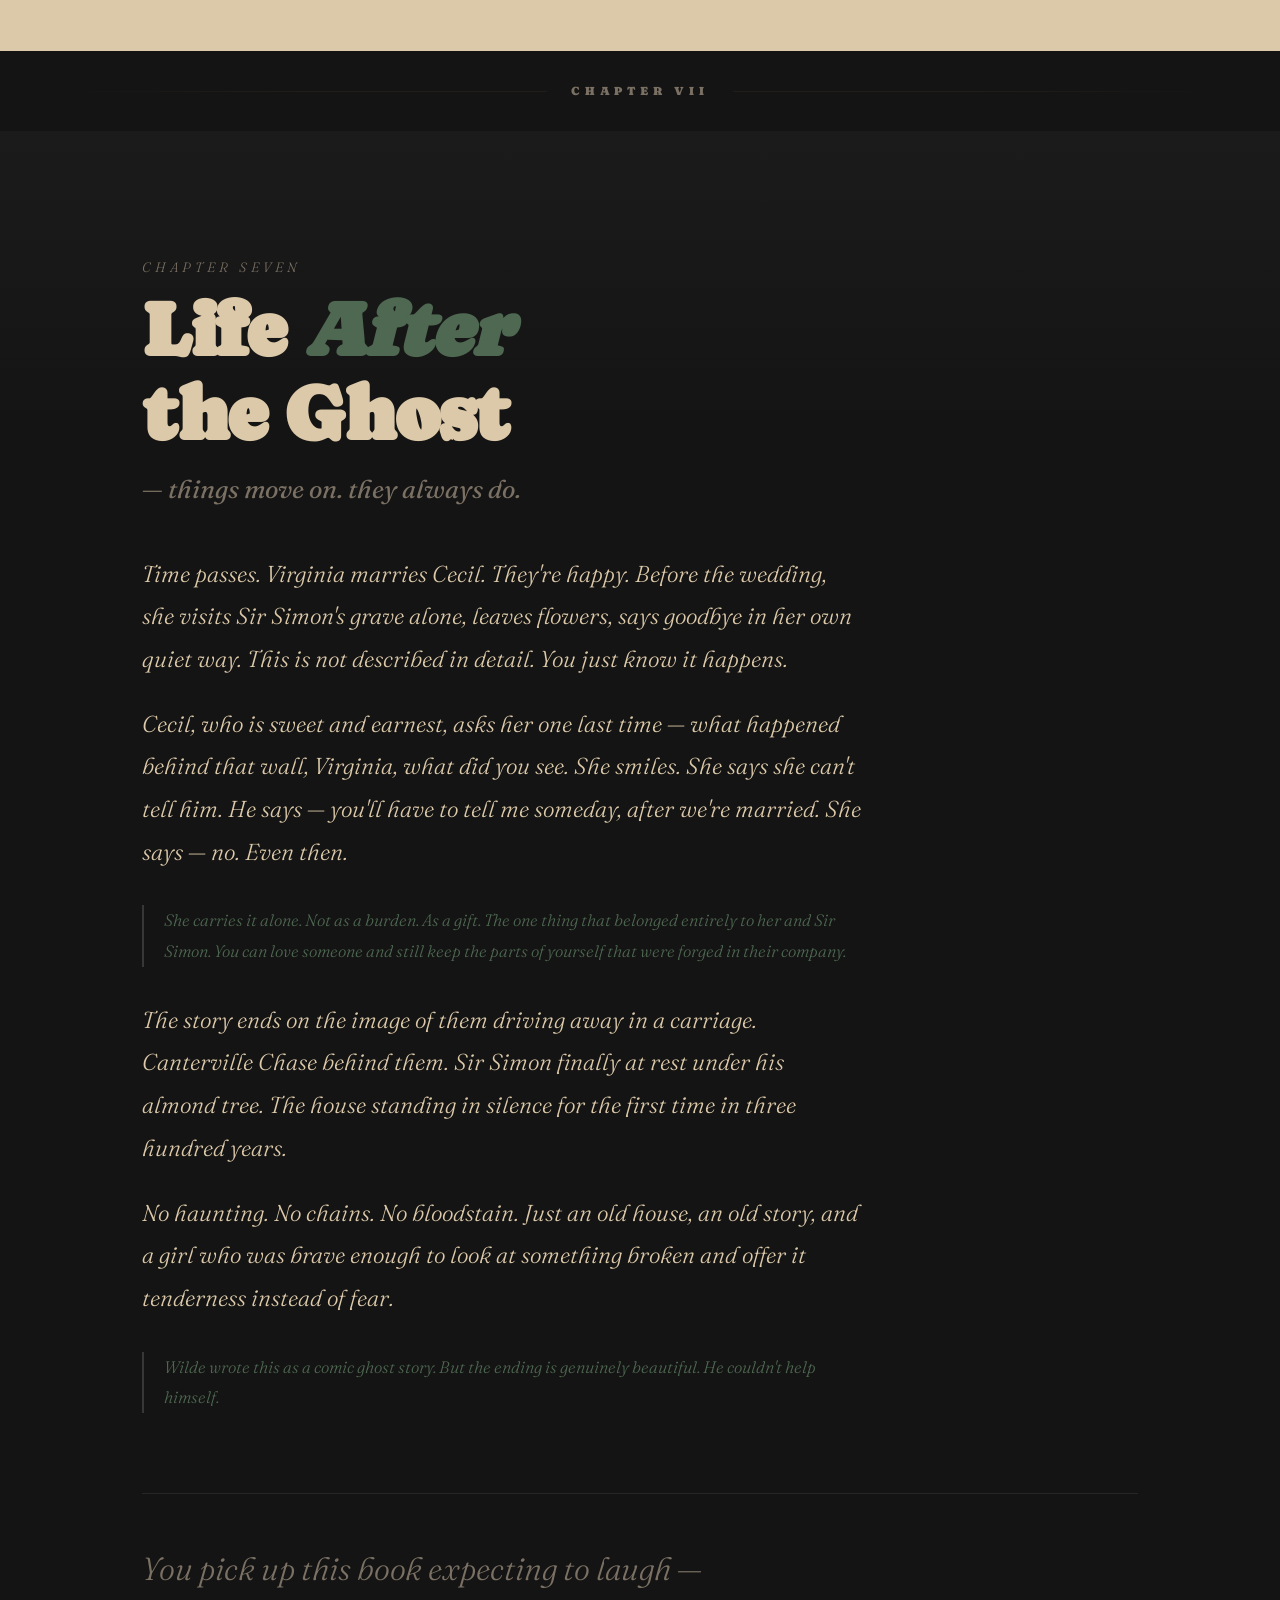
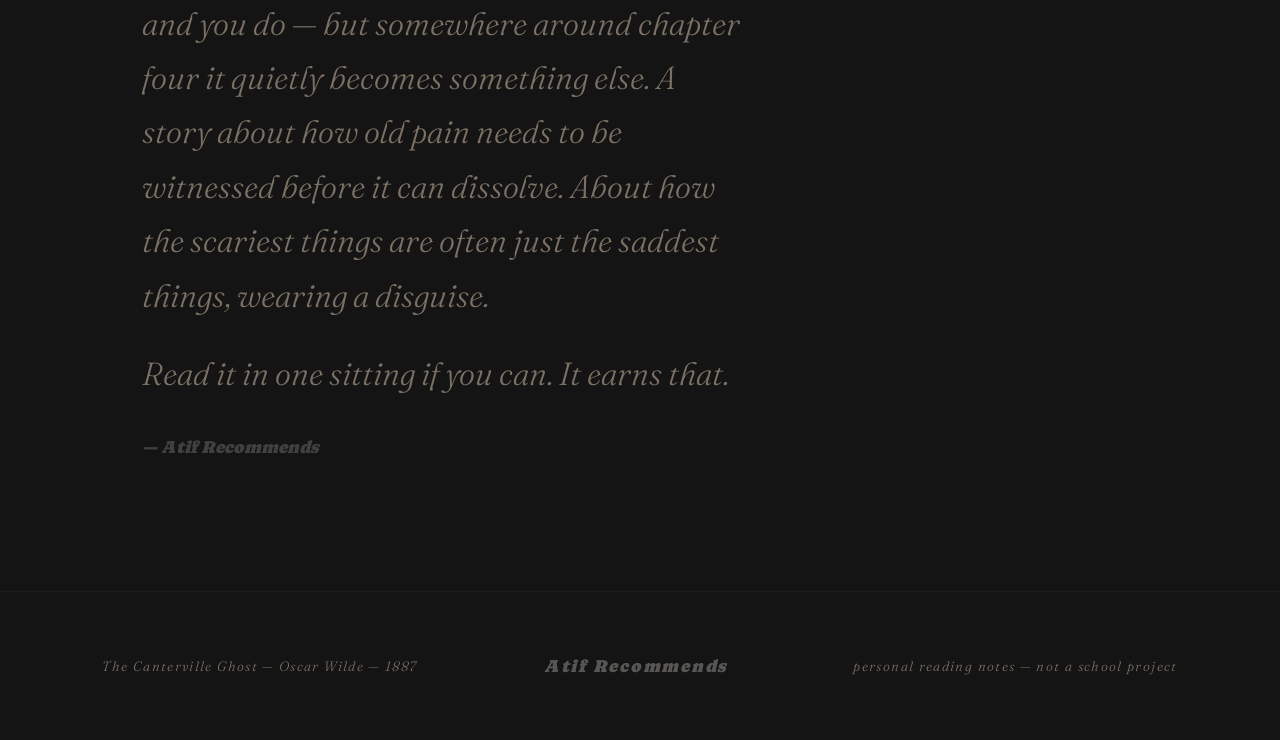
<file: canterville-ghost.html>
<!DOCTYPE html>
<html lang="en">
<head>
<meta charset="UTF-8">
<meta name="viewport" content="width=device-width, initial-scale=1.0">
<title>The Canterville Ghost — My Way</title>
<link rel="preconnect" href="https://fonts.googleapis.com">
  <link rel="preconnect" href="https://fonts.googleapis.com">
  <link rel="preconnect" href="https://fonts.gstatic.com" crossorigin>
  <link href="https://fonts.googleapis.com/css2?family=Caprasimo&family=Fraunces:ital,opsz,wght@0,9..144,500;1,9..144,300&family=Inter:wght@400;500;600&display=swap" rel="stylesheet">

<style>
  :root {
    --font-headline: 'Caprasimo', Georgia, serif;
    --font-accent:   'Fraunces', Georgia, serif;
    --font-body:     'Inter', sans-serif;

    --black: #141414;
    --white: #DCC9A9;
    --off-white: #DCC9A9;
    --light-gray: #4E6851;
    --mid-gray: #7A7063;
    --dark-gray: #221D18;
    --ink: #181512;
    --blood: #B83A2D;
  }

  * {
    margin: 0;
    padding: 0;
    box-sizing: border-box;
  }

  html {
    scroll-behavior: smooth;
  }

  body {
    background-color: var(--black);
    color: var(--ink);
    font-family: var(--font-body);
    overflow-x: hidden;
    cursor: default;
  }

  /* GRAIN OVERLAY */
  body::before {
    content: '';
    position: fixed;
    top: 0; left: 0;
    width: 100%; height: 100%;
    pointer-events: none;
    z-index: 9999;
    opacity: 0.045;
    background-image: url("data:image/svg+xml,%3Csvg viewBox='0 0 256 256' xmlns='http://www.w3.org/2000/svg'%3E%3Cfilter id='noise'%3E%3CfeTurbulence type='fractalNoise' baseFrequency='0.9' numOctaves='4' stitchTiles='stitch'/%3E%3C/filter%3E%3Crect width='100%25' height='100%25' filter='url(%23noise)'/%3E%3C/svg%3E");
    background-repeat: repeat;
    background-size: 180px;
  }

  /* LANDING SECTION */
  .landing {
    min-height: 100vh;
    background-color: var(--black);
    display: flex;
    flex-direction: column;
    justify-content: center;
    align-items: flex-start;
    padding: 0 8vw;
    position: relative;
    overflow: hidden;
  }

  .landing::after {
    content: '';
    position: absolute;
    bottom: 0; left: 0;
    width: 100%; height: 1px;
    background: linear-gradient(90deg, transparent, var(--mid-gray), transparent);
  }

  .landing-ghost-text {
    font-family: var(--font-headline);
    font-size: clamp(5rem, 12vw, 14rem);
    font-weight: 700;
    color: transparent;
    -webkit-text-stroke: 1px rgba(245, 242, 235, 0.08);
    position: absolute;
    top: 50%;
    left: 50%;
    transform: translate(-50%, -50%);
    white-space: nowrap;
    letter-spacing: -0.02em;
    pointer-events: none;
    user-select: none;
  }

  .landing-eyebrow {
    font-family: var(--font-accent); font-style: italic; font-weight: 300;
    font-size: clamp(0.85rem, 1.5vw, 1.1rem);
    color: var(--mid-gray);
    letter-spacing: 0.25em;
    text-transform: uppercase;
    margin-bottom: 2rem;
    opacity: 0;
    transform: translateY(20px);
    animation: fadeUp 1s ease 0.3s forwards;
  }

  .landing-title {
    font-family: var(--font-headline);
    font-size: clamp(2.5rem, 6vw, 7rem);
    font-weight: 700;
    color: var(--white);
    line-height: 1.05;
    letter-spacing: -0.02em;
    max-width: 900px;
    opacity: 0;
    transform: translateY(30px);
    animation: fadeUp 1.1s ease 0.5s forwards;
  }

  .landing-title em {
    font-style: italic;
    color: var(--light-gray);
  }

  .landing-subtitle {
    font-family: var(--font-accent); font-style: italic; font-weight: 300;
    font-size: clamp(1.1rem, 2.5vw, 2rem);
    color: var(--mid-gray);
    margin-top: 1.5rem;
    opacity: 0;
    transform: translateY(20px);
    animation: fadeUp 1s ease 0.8s forwards;
  }

  .landing-meta {
    position: absolute;
    bottom: 4rem;
    right: 8vw;
    text-align: right;
    opacity: 0;
    animation: fadeUp 1s ease 1.2s forwards;
  }

  .landing-meta p {
    font-family: var(--font-accent); font-style: italic; font-weight: 300;
    font-size: 0.9rem;
    color: var(--mid-gray);
    line-height: 1.8;
  }

  .scroll-hint {
    position: absolute;
    bottom: 4rem;
    left: 8vw;
    opacity: 0;
    animation: fadeUp 1s ease 1.5s forwards;
    display: flex;
    flex-direction: column;
    align-items: center;
    gap: 0.5rem;
  }

  .scroll-hint span {
    font-family: var(--font-accent); font-style: italic; font-weight: 300;
    font-size: 0.8rem;
    color: var(--mid-gray);
    letter-spacing: 0.15em;
    text-transform: uppercase;
  }

  .scroll-line {
    width: 1px;
    height: 60px;
    background: linear-gradient(to bottom, var(--mid-gray), transparent);
    animation: scrollPulse 2s ease-in-out infinite;
  }

  @keyframes scrollPulse {
    0%, 100% { opacity: 0.4; transform: scaleY(1); }
    50% { opacity: 1; transform: scaleY(1.2); }
  }

  /* PAGE DIVIDER */
  .page-divider {
    width: 100%;
    height: 80px;
    background-color: var(--black);
    display: flex;
    align-items: center;
    justify-content: center;
    position: relative;
    overflow: hidden;
  }

  .page-divider::before {
    content: '';
    position: absolute;
    top: 50%;
    left: 5%;
    right: 5%;
    height: 1px;
    background: linear-gradient(90deg, transparent, var(--dark-gray) 20%, var(--dark-gray) 80%, transparent);
  }

  .page-divider .chapter-number {
    font-family: var(--font-headline);
    font-size: 0.75rem;
    letter-spacing: 0.4em;
    text-transform: uppercase;
    color: var(--mid-gray);
    background-color: var(--black);
    padding: 0 1.5rem;
    position: relative;
    z-index: 1;
  }

  /* CHAPTER SECTIONS */
  .chapter {
    background-color: var(--white);
    position: relative;
    overflow: hidden;
  }

  .chapter-inner {
    max-width: 1200px;
    margin: 0 auto;
    padding: 6rem 8vw;
  }

  .chapter-header {
    margin-bottom: 3rem;
  }

  .chapter-num {
    font-family: var(--font-accent); font-style: italic; font-weight: 300;
    font-size: 0.85rem;
    letter-spacing: 0.3em;
    text-transform: uppercase;
    color: var(--mid-gray);
    margin-bottom: 0.8rem;
    display: block;
  }

  .chapter-title {
    font-family: var(--font-headline);
    font-size: clamp(2rem, 4vw, 3.5rem);
    font-weight: 700;
    color: var(--ink);
    line-height: 1.1;
    letter-spacing: -0.02em;
  }

  .chapter-title em {
    font-style: italic;
    color: var(--dark-gray);
  }

  .chapter-tagline {
    font-family: var(--font-accent); font-style: italic; font-weight: 300;
    font-size: clamp(1.1rem, 2vw, 1.6rem);
    color: var(--mid-gray);
    margin-top: 1rem;
    font-weight: 400;
  }

  .chapter-body {
    font-family: var(--font-accent); font-style: italic; font-weight: 300;
    font-size: clamp(1.1rem, 1.8vw, 1.45rem);
    color: var(--dark-gray);
    line-height: 1.85;
  }

  .chapter-body p {
    margin-bottom: 1.4rem;
  }

  .punch {
    font-family: var(--font-accent); font-style: italic; font-weight: 300;
    font-size: clamp(0.85rem, 1.3vw, 1.05rem);
    color: var(--mid-gray);
    border-left: 2px solid var(--light-gray);
    padding-left: 1.2rem;
    margin: 2rem 0;
    font-style: italic;
    display: block;
  }

  /* VISUAL VARIATIONS PER CHAPTER */

  /* Chapter 1 — full white, tight layout */
  .ch1 {
    background-color: var(--white);
  }

  .ch1 .chapter-inner {
    display: grid;
    grid-template-columns: 1fr 2fr;
    gap: 4rem;
    align-items: start;
  }

  .ch1 .chapter-header {
    position: sticky;
    top: 3rem;
  }

  /* Chapter 2 — off-white, bordered card */
  .ch2 {
    background-color: var(--black);
  }

  .ch2 .chapter-inner {
    padding-top: 5rem;
    padding-bottom: 5rem;
  }

  .ch2 .chapter-card {
    background-color: var(--off-white);
    border: 1px solid var(--light-gray);
    padding: 3.5rem;
    max-width: 800px;
    margin: 0 auto;
    position: relative;
  }

  .ch2 .chapter-card::before {
    content: '';
    position: absolute;
    top: 8px; left: 8px; right: -8px; bottom: -8px;
    border: 1px solid rgba(255,255,255,0.07);
    pointer-events: none;
  }

  .ch2 .chapter-card::after {
    content: '';
    position: absolute;
    top: 0; left: 0; right: 0; bottom: 0;
    background: repeating-linear-gradient(
      0deg,
      transparent,
      transparent 28px,
      rgba(0,0,0,0.04) 28px,
      rgba(0,0,0,0.04) 29px
    );
    pointer-events: none;
  }

  /* Chapter 3 — split layout, large number */
  .ch3 {
    background-color: var(--white);
  }

  .ch3 .chapter-inner {
    padding-top: 7rem;
    padding-bottom: 7rem;
    position: relative;
  }

  .ch3 .bg-number {
    position: absolute;
    top: -1rem;
    right: 6vw;
    font-family: var(--font-headline);
    font-size: clamp(8rem, 20vw, 22rem);
    font-weight: 700;
    color: transparent;
    -webkit-text-stroke: 1px rgba(0,0,0,0.06);
    line-height: 1;
    pointer-events: none;
    user-select: none;
    letter-spacing: -0.05em;
  }

  .ch3 .content-wrap {
    max-width: 680px;
  }

  /* Chapter 4 — notebook spiral feel */
  .ch4 {
    background-color: var(--off-white);
    border-top: 1px solid var(--light-gray);
    border-bottom: 1px solid var(--light-gray);
  }

  .ch4 .chapter-inner {
    padding-left: calc(8vw + 50px);
    position: relative;
  }

  .ch4 .spiral-line {
    position: absolute;
    left: calc(8vw + 18px);
    top: 0;
    bottom: 0;
    width: 1px;
    background: repeating-linear-gradient(
      to bottom,
      var(--light-gray) 0px,
      var(--light-gray) 4px,
      transparent 4px,
      transparent 10px
    );
  }

  .ch4 .spiral-dots {
    position: absolute;
    left: calc(8vw + 2px);
    top: 4rem;
    display: flex;
    flex-direction: column;
    gap: 18px;
  }

  .ch4 .spiral-dot {
    width: 30px;
    height: 14px;
    border: 1px solid var(--light-gray);
    border-radius: 50%;
    background: var(--white);
  }

  /* Chapter 5 — inverted section */
  .ch5 {
    background-color: var(--ink);
    color: var(--white);
  }

  .ch5 .chapter-num {
    color: var(--mid-gray);
  }

  .ch5 .chapter-title {
    color: var(--white);
  }

  .ch5 .chapter-title em {
    color: var(--light-gray);
  }

  .ch5 .chapter-tagline {
    color: var(--mid-gray);
  }

  .ch5 .chapter-body {
    color: var(--off-white);
  }

  .ch5 .punch {
    color: var(--light-gray);
    border-left-color: var(--dark-gray);
  }

  .ch5 .chapter-inner {
    display: grid;
    grid-template-columns: 2fr 1fr;
    gap: 4rem;
    align-items: start;
  }

  /* Chapter 6 — centered, editorial */
  .ch6 {
    background-color: var(--white);
  }

  .ch6 .chapter-inner {
    text-align: center;
    max-width: 750px;
  }

  .ch6 .chapter-body {
    text-align: left;
  }

  .ch6 .chapter-title {
    font-size: clamp(2.5rem, 5vw, 5rem);
  }

  .ch6 .rule-line {
    width: 60px;
    height: 1px;
    background-color: var(--ink);
    margin: 2rem auto;
  }

  /* Chapter 7 — ending section, dramatic */
  .ch7 {
    background-color: var(--black);
    position: relative;
    overflow: hidden;
  }

  .ch7::before {
    content: '';
    position: absolute;
    top: 0; left: 0; right: 0;
    height: 300px;
    background: linear-gradient(to bottom, rgba(245,242,235,0.03), transparent);
  }

  .ch7 .chapter-inner {
    padding-top: 8rem;
    padding-bottom: 8rem;
    position: relative;
  }

  .ch7 .chapter-num {
    color: var(--mid-gray);
  }

  .ch7 .chapter-title {
    color: var(--white);
    font-size: clamp(2.8rem, 6vw, 6rem);
  }

  .ch7 .chapter-title em {
    color: var(--light-gray);
  }

  .ch7 .chapter-tagline {
    color: var(--mid-gray);
  }

  .ch7 .chapter-body {
    color: var(--off-white);
    max-width: 720px;
  }

  .ch7 .punch {
    color: var(--light-gray);
    border-left-color: rgba(255,255,255,0.15);
  }

  .ch7 .end-note {
    margin-top: 5rem;
    padding-top: 3rem;
    border-top: 1px solid rgba(255,255,255,0.08);
  }

  .ch7 .end-note p {
    font-family: var(--font-accent); font-style: italic; font-weight: 300;
    font-size: clamp(1.3rem, 2.5vw, 2rem);
    color: var(--mid-gray);
    max-width: 600px;
    line-height: 1.7;
  }

  .ch7 .end-note .final-sign {
    margin-top: 2rem;
    font-family: var(--font-headline);
    font-style: italic;
    font-size: 1.1rem;
    color: rgba(245,242,235,0.2);
  }

  /* STICKY NOTE COMPONENT */
  .sticky-note {
    background-color: var(--off-white);
    border: 1px solid var(--light-gray);
    padding: 1.4rem 1.6rem;
    font-family: var(--font-accent); font-style: italic; font-weight: 300;
    font-size: clamp(1rem, 1.5vw, 1.25rem);
    color: var(--dark-gray);
    line-height: 1.7;
    position: relative;
    margin: 2rem 0;
    max-width: 380px;
  }

  .sticky-note::before {
    content: '';
    position: absolute;
    top: -10px;
    left: 50%;
    transform: translateX(-50%);
    width: 40px;
    height: 20px;
    background-color: var(--light-gray);
    opacity: 0.6;
  }

  .ch5 .sticky-note,
  .ch7 .sticky-note {
    background-color: rgba(255,255,255,0.05);
    border-color: rgba(255,255,255,0.1);
    color: var(--off-white);
  }

  .ch5 .sticky-note::before,
  .ch7 .sticky-note::before {
    background-color: rgba(255,255,255,0.1);
  }

  /* UNDERLINE SCRIBBLE */
  .scribble-underline {
    text-decoration: underline;
    text-decoration-style: wavy;
    text-underline-offset: 4px;
    text-decoration-thickness: 1px;
  }

  /* SCROLL REVEAL ANIMATION */
  .reveal {
    opacity: 0;
    transform: translateY(40px);
    transition: opacity 0.9s ease, transform 0.9s ease;
  }

  .reveal.visible {
    opacity: 1;
    transform: translateY(0);
  }

  .reveal-left {
    opacity: 0;
    transform: translateX(-30px);
    transition: opacity 0.9s ease, transform 0.9s ease;
  }

  .reveal-left.visible {
    opacity: 1;
    transform: translateX(0);
  }

  /* FOOTER */
  .footer {
    background-color: var(--black);
    padding: 4rem 8vw;
    border-top: 1px solid var(--dark-gray);
    display: flex;
    justify-content: space-between;
    align-items: center;
    flex-wrap: wrap;
    gap: 1rem;
  }

  .footer p {
    font-family: var(--font-accent); font-style: italic; font-weight: 300;
    font-size: 0.85rem;
    color: var(--mid-gray);
    letter-spacing: 0.1em;
  }

  .footer .brand {
    font-family: var(--font-headline);
    font-style: italic;
    color: rgba(245,242,235,0.3);
    font-size: 1.1rem;
  }

  /* NAV DOT */
  .side-nav {
    position: fixed;
    right: 2rem;
    top: 50%;
    transform: translateY(-50%);
    display: flex;
    flex-direction: column;
    gap: 0.8rem;
    z-index: 100;
  }

  .side-nav a {
    width: 6px;
    height: 6px;
    border-radius: 50%;
    background-color: rgba(255,255,255,0.2);
    display: block;
    transition: all 0.3s ease;
    position: relative;
  }

  .side-nav a:hover,
  .side-nav a.active {
    background-color: var(--white);
    transform: scale(1.5);
  }

  .side-nav a::after {
    content: attr(data-label);
    position: absolute;
    right: 16px;
    top: 50%;
    transform: translateY(-50%);
    font-family: var(--font-accent); font-style: italic; font-weight: 300;
    font-size: 0.7rem;
    color: var(--mid-gray);
    white-space: nowrap;
    opacity: 0;
    transition: opacity 0.3s ease;
    pointer-events: none;
  }

  .side-nav a:hover::after {
    opacity: 1;
  }

  /* KEYFRAMES */
  @keyframes fadeUp {
    to {
      opacity: 1;
      transform: translateY(0);
    }
  }

  /* MOBILE */
  @media (max-width: 768px) {
    .ch1 .chapter-inner {
      grid-template-columns: 1fr;
      gap: 2rem;
    }

    .ch1 .chapter-header {
      position: static;
    }

    .ch5 .chapter-inner {
      grid-template-columns: 1fr;
      gap: 2rem;
    }

    .ch4 .spiral-dots {
      display: none;
    }

    .ch2 .chapter-card {
      padding: 2rem;
    }

    .side-nav {
      display: none;
    }

    .landing-meta {
      display: none;
    }

    .footer {
      flex-direction: column;
      text-align: center;
    }
  }

  @media (max-width: 480px) {
    .chapter-inner {
      padding: 4rem 6vw;
    }

    .ch4 .chapter-inner {
      padding-left: 6vw;
    }
  }
</style>
</head>

<body>

<!-- TOP RETURN BAR -->
<div style="position:fixed;top:0;left:0;right:0;z-index:99999;padding:12px 36px;display:flex;justify-content:space-between;align-items:center;background:rgba(10,10,10,0.92);backdrop-filter:blur(10px);border-bottom:1px solid rgba(212,208,200,0.15);font-family:'Cormorant Garamond',serif;font-size:14px;letter-spacing:2px;text-transform:uppercase;">
  <a href="index.html#archive" style="color:#d4d0c8;text-decoration:none;display:inline-flex;align-items:center;gap:6px;transition:color 0.2s;">&larr; Atif Recommends &middot; The Library</a>
  <span style="color:#8a8680;font-size:12px;">Oscar Wilde &middot; 1887</span>
</div>

<!-- SIDE NAV -->
<nav class="side-nav" aria-label="Chapter navigation">
  <a href="#landing" data-label="Cover"></a>
  <a href="#ch1" data-label="Chapter I"></a>
  <a href="#ch2" data-label="Chapter II"></a>
  <a href="#ch3" data-label="Chapter III"></a>
  <a href="#ch4" data-label="Chapter IV"></a>
  <a href="#ch5" data-label="Chapter V"></a>
  <a href="#ch6" data-label="Chapter VI"></a>
  <a href="#ch7" data-label="Chapter VII"></a>
</nav>

<!-- LANDING -->
<section class="landing" id="landing">
  <div class="landing-ghost-text">GHOST</div>
  <p class="landing-eyebrow">Oscar Wilde &mdash; My Notes</p>
  <h1 class="landing-title">The Canterville<br><em>Ghost</em></h1>
  <p class="landing-subtitle">— read it, felt it, wrote it down</p>

  <div class="landing-meta">
    <p>7 chapters</p>
    <p>one ghost</p>
    <p>zero sympathy from Americans</p>
    <p>(until the very end)</p>
  </div>

  <div class="scroll-hint">
    <div class="scroll-line"></div>
    <span>scroll</span>
  </div>
</section>

<!-- DIVIDER 1 -->
<div class="page-divider">
  <span class="chapter-number">Chapter I</span>
</div>

<!-- CHAPTER 1 -->
<section class="chapter ch1" id="ch1">
  <div class="chapter-inner">
    <div class="chapter-header reveal-left">
      <span class="chapter-num">Chapter One</span>
      <h2 class="chapter-title">The <em>House</em> That Warned Everyone</h2>
      <p class="chapter-tagline">— but nobody listened, classic</p>
    </div>

    <div class="chapter-body reveal">
      <p>An American family moves into Canterville Chase. Just like that. Bold move. Lord Canterville literally tells them — "bhai, there's a ghost" — and they're like, "sure, whatever, we'll handle it." Very American energy.</p>

      <p>Mr. Hiram B. Otis is the kind of man who thinks everything can be fixed with money or practicality. He buys the haunted estate like he's picking up furniture from IKEA. His wife is calm, his kids are chaotic, and Virginia — their daughter — she's quiet. She's the one you should watch.</p>

      <span class="punch">First impression of the family: smart, noisy, and completely unbothered by the supernatural. Honestly kind of iconic.</span>

      <div class="sticky-note">
        — there's a bloodstain on the floor. old. permanent. housekeeper says it's from the ghost's wife. Otis just... cleans it. next morning it's back. he cleans it again. the ghost is watching all of this. I think he was offended lmao.
      </div>

      <p>The bloodstain keeps coming back. Different colors each time. The family turns it into a joke. This is where Wilde tells you: these people and this ghost are going to have a very bad time understanding each other. (Yaar, ye shuru hi nahi hua abhi.)</p>
    </div>
  </div>
</section>

<!-- DIVIDER 2 -->
<div class="page-divider">
  <span class="chapter-number">Chapter II</span>
</div>

<!-- CHAPTER 2 -->
<section class="chapter ch2" id="ch2">
  <div class="chapter-inner">
    <div class="chapter-card reveal">
      <span class="chapter-num">Chapter Two</span>
      <h2 class="chapter-title">The Ghost Makes His <em>Entrance</em></h2>
      <p class="chapter-tagline">— and gets absolutely humiliated</p>

      <div class="chapter-body" style="margin-top: 2rem;">
        <p>Sir Simon de Canterville finally decides to haunt. He's been doing this for three hundred years. He has a whole routine. Clanking chains, ghostly moans, dramatic cape, the works. He comes out at midnight like he's headlining a concert.</p>

        <p>Mr. Otis hears the chains. Gets out of bed. Offers the ghost lubricating oil for the chains. "They're making noise, sir. Here's some Tammany Rising Sun Lubricator." He literally gives the ghost oil. And walks back to bed. The ghost stands there, probably having an existential crisis.</p>

        <span class="punch">Three hundred years of haunting. Zero respect received. This was not in the contract.</span>

        <p>So the ghost retreats. He's confused. He's frustrated. He goes back to his secret chamber and reads old haunting case studies from 1584. He decides he needs to try harder. He will terrify them. He will not be ignored.</p>

        <div class="sticky-note" style="max-width: 100%;">
          Side note — Wilde is making fun of America vs Europe here. The ghost represents old aristocratic tradition, history, mystery. Otis represents new-world practicality that has no patience for the past. Lowkey deep.
        </div>
      </div>
    </div>
  </div>
</section>

<!-- DIVIDER 3 -->
<div class="page-divider">
  <span class="chapter-number">Chapter III</span>
</div>

<!-- CHAPTER 3 -->
<section class="chapter ch3" id="ch3">
  <div class="chapter-inner">
    <div class="bg-number">III</div>
    <div class="content-wrap reveal">
      <span class="chapter-num">Chapter Three</span>
      <h2 class="chapter-title">Repeated <em>Failure</em> Is Also a Character Arc</h2>
      <p class="chapter-tagline">— the ghost tries everything. nothing works.</p>

      <div class="chapter-body" style="margin-top: 2.5rem;">
        <p>Sir Simon puts on his most terrifying performance yet. The one he used in 1764 that made a housekeeper faint for three days. He picks his scariest outfit. Rehearses his best scream. Goes out again.</p>

        <p>The twins — these absolute menaces — set up a trip wire. He falls. They hit him with a pillow. They laugh. They actually laugh at the ghost. He goes back to his room and cries. I felt that.</p>

        <span class="punch">There's something genuinely sad about someone whose entire identity is their ability to frighten people — and then discovering that nobody is afraid of them anymore.</span>

        <p>He tries disguises. Different haunting personas. Lady Stanhope. Headless Earl. He practices in the mirror. He is, in secret, deeply insecure. Wilde gives this ghost real feelings and it hits differently once you notice it.</p>

        <p>He even sees what he thinks is another ghost — another horrifying figure in the corridor. He's terrified. He runs. He screams. Turns out the twins built a fake ghost to scare him. He was scared. By a <span class="scribble-underline">fake</span> ghost. The irony is immaculate. (Yaar, bahut bura hua iske saath.)</p>

        <div class="sticky-note">
          I started actually feeling bad for him here. Wilde does this thing where he makes you laugh and then quietly makes you sad. Rude of him honestly.
        </div>
      </div>
    </div>
  </div>
</section>

<!-- DIVIDER 4 -->
<div class="page-divider">
  <span class="chapter-number">Chapter IV</span>
</div>

<!-- CHAPTER 4 -->
<section class="chapter ch4" id="ch4">
  <div class="chapter-inner">
    <div class="spiral-line"></div>
    <div class="spiral-dots">
      <div class="spiral-dot"></div>
      <div class="spiral-dot"></div>
      <div class="spiral-dot"></div>
      <div class="spiral-dot"></div>
      <div class="spiral-dot"></div>
    </div>

    <div class="chapter-header reveal">
      <span class="chapter-num">Chapter Four</span>
      <h2 class="chapter-title">Virginia and the <em>Silence Between Them</em></h2>
      <p class="chapter-tagline">— the chapter where it all shifts</p>
    </div>

    <div class="chapter-body reveal" style="max-width: 700px; margin-top: 2rem;">
      <p>Virginia Otis stumbles upon Sir Simon sitting quietly in one of the old rooms. Looking tired. Not scary at all. Just... worn out. She doesn't scream. She doesn't run. She sits down and they talk.</p>

      <p>He tells her he hasn't slept in three hundred years. That he's exhausted. That there's a prophecy — if a golden girl prays for him, if she weeps real tears for his sins, he can finally rest. He's been waiting a very long time for someone to see him as more than a horror story.</p>

      <span class="punch">This is the moment the whole book pivots on. Not a single scare. Just a tired old soul and a girl who was willing to look at him without flinching.</span>

      <div class="sticky-note">
        Virginia is different from the rest of the family from the start. She's the only one who responds to the ghost with something other than amusement or fear. She responds with attention. And attention is a form of love, isn't it.
      </div>

      <p>She agrees to help him. They disappear through the wall together. The family panics. Where did she go. The house goes quiet in a way it hasn't been since they arrived.</p>

      <p>This was actually deep. Genuinely. Wilde sneaks the real story into chapter four while you're still laughing at chapters one through three.</p>
    </div>
  </div>
</section>

<!-- DIVIDER 5 -->
<div class="page-divider">
  <span class="chapter-number">Chapter V</span>
</div>

<!-- CHAPTER 5 -->
<section class="chapter ch5" id="ch5">
  <div class="chapter-inner">
    <div class="chapter-left reveal">
      <span class="chapter-num">Chapter Five</span>
      <h2 class="chapter-title">The Hours <em>Without Her</em></h2>
      <p class="chapter-tagline">— absence does more than any ghost ever could</p>

      <div class="chapter-body" style="margin-top: 2.5rem;">
        <p>Virginia is gone. The family searches every corner of the house. The grounds. The gardens. Nothing. The twins lose their energy. Mr. Otis looks afraid for the first time. Even he doesn't have a practical solution for this one.</p>

        <p>Duke Cecil — the young man who loves Virginia — joins the search. He looks genuinely broken. Hours pass. The house feels different when she's not in it. Canterville Chase becomes, for a moment, actually haunted. Not by Sir Simon. By her absence.</p>

        <span class="punch">Wilde is clever — the ghost was never really the horror. The real fear, in chapter five, is losing someone you love and not knowing where they are.</span>

        <div class="sticky-note">
          The family is not so practical now. Funny how that happens. Yaar, dil toot gaya unka.
        </div>
      </div>
    </div>

    <div class="chapter-right reveal" style="padding-top: 4rem;">
      <p style="font-family: var(--font-accent); font-style: italic; font-weight: 300; font-size: clamp(1rem, 1.5vw, 1.3rem); color: var(--mid-gray); line-height: 1.9;">
        Meanwhile, what is Virginia doing in there. Where is "in there." What happens in the place where ghosts go to rest. Wilde doesn't tell you. You just feel the weight of it. The in-between. The place where something very old finally gets to let go.
      </p>

      <p style="font-family: var(--font-accent); font-style: italic; font-weight: 300; font-size: clamp(1rem, 1.5vw, 1.3rem); color: var(--mid-gray); line-height: 1.9; margin-top: 1.5rem;">
        Whatever she did in there — she cried for him. Real tears. For a ghost who murdered his own wife three hundred years ago. For a man who suffered too, in his own cruel way. She held that without flinching.
      </p>
    </div>
  </div>
</section>

<!-- DIVIDER 6 -->
<div class="page-divider">
  <span class="chapter-number">Chapter VI</span>
</div>

<!-- CHAPTER 6 -->
<section class="chapter ch6" id="ch6">
  <div class="chapter-inner">
    <div class="reveal">
      <span class="chapter-num">Chapter Six</span>
      <h2 class="chapter-title"><em>The Return,<br>The Burial,<br>The Goodbye</em></h2>
      <div class="rule-line"></div>
      <p class="chapter-tagline">— three hundred years. finally over.</p>
    </div>

    <div class="chapter-body reveal" style="margin-top: 2.5rem;">
      <p>Virginia comes back. The clock strikes midnight. She walks out of the wall, pale, eyes red, holding a small casket of antique jewels Sir Simon left her. She doesn't explain much of what happened. Just — it's done. He's at peace now.</p>

      <p>They find Sir Simon's remains behind a secret door. Bones, old armor. He had been locked in by Virginia's ancestors. Starved. Left in the dark. Wilde finally tells you the full story of what the ghost actually suffered — and suddenly three hundred years of haunting feels less evil and more like something that never got to heal.</p>

      <span class="punch">He wasn't just a murderer haunting a house. He was a wound that never closed. And it took a sixteen-year-old American girl to close it. Lowkey one of the most moving things Wilde ever wrote.</span>

      <p>The family buries him properly. With ceremony and respect. The twins are quiet for once. Mrs. Otis actually weeps. Mr. Otis stands there, and you can tell he understands something he didn't understand at the beginning.</p>

      <div class="sticky-note" style="margin: 2rem auto;">
        Virginia refuses to tell anyone what she saw or heard behind that wall. Even years later. Some things belong only to the people who lived through them. Wilde understood privacy in grief before it was a concept.
      </div>

      <p>This chapter is short. It needed to be. Too many words would have ruined it.</p>
    </div>
  </div>
</section>

<!-- DIVIDER 7 -->
<div class="page-divider">
  <span class="chapter-number">Chapter VII</span>
</div>

<!-- CHAPTER 7 -->
<section class="chapter ch7" id="ch7">
  <div class="chapter-inner">
    <span class="chapter-num">Chapter Seven</span>
    <h2 class="chapter-title reveal">Life <em>After</em><br>the Ghost</h2>
    <p class="chapter-tagline reveal">— things move on. they always do.</p>

    <div class="chapter-body reveal" style="margin-top: 3rem;">
      <p>Time passes. Virginia marries Cecil. They're happy. Before the wedding, she visits Sir Simon's grave alone, leaves flowers, says goodbye in her own quiet way. This is not described in detail. You just know it happens.</p>

      <p>Cecil, who is sweet and earnest, asks her one last time — what happened behind that wall, Virginia, what did you see. She smiles. She says she can't tell him. He says — you'll have to tell me someday, after we're married. She says — no. Even then.</p>

      <span class="punch">She carries it alone. Not as a burden. As a gift. The one thing that belonged entirely to her and Sir Simon. You can love someone and still keep the parts of yourself that were forged in their company.</span>

      <p>The story ends on the image of them driving away in a carriage. Canterville Chase behind them. Sir Simon finally at rest under his almond tree. The house standing in silence for the first time in three hundred years.</p>

      <p>No haunting. No chains. No bloodstain. Just an old house, an old story, and a girl who was brave enough to look at something broken and offer it tenderness instead of fear.</p>

      <span class="punch">Wilde wrote this as a comic ghost story. But the ending is genuinely beautiful. He couldn't help himself.</span>
    </div>

    <div class="end-note reveal">
      <p>You pick up this book expecting to laugh — and you do — but somewhere around chapter four it quietly becomes something else. A story about how old pain needs to be witnessed before it can dissolve. About how the scariest things are often just the saddest things, wearing a disguise.</p>

      <p style="margin-top: 1.5rem;">Read it in one sitting if you can. It earns that.</p>

      <p class="final-sign">— Atif Recommends</p>
    </div>
  </div>
</section>

<!-- FOOTER -->
<footer class="footer">
  <p>The Canterville Ghost &mdash; Oscar Wilde &mdash; 1887</p>
  <p class="brand">Atif Recommends</p>
  <p>personal reading notes &mdash; not a school project</p>
</footer>

<script>
  // SCROLL REVEAL
  const reveals = document.querySelectorAll('.reveal, .reveal-left');
  const observer = new IntersectionObserver((entries) => {
    entries.forEach(entry => {
      if (entry.isIntersecting) {
        entry.target.classList.add('visible');
      }
    });
  }, { threshold: 0.12, rootMargin: '0px 0px -60px 0px' });

  reveals.forEach(el => observer.observe(el));

  // SIDE NAV ACTIVE STATE
  const sections = document.querySelectorAll('section[id]');
  const navLinks = document.querySelectorAll('.side-nav a');

  const sectionObserver = new IntersectionObserver((entries) => {
    entries.forEach(entry => {
      if (entry.isIntersecting) {
        const id = entry.target.getAttribute('id');
        navLinks.forEach(link => {
          link.classList.remove('active');
          if (link.getAttribute('href') === `#${id}`) {
            link.classList.add('active');
          }
        });
      }
    });
  }, { threshold: 0.4 });

  sections.forEach(s => sectionObserver.observe(s));

  // STAGGER REVEAL DELAYS
  document.querySelectorAll('.chapter-inner .reveal').forEach((el, i) => {
    el.style.transitionDelay = `${i * 0.07}s`;
  });
</script>

</body>
</html>
</file>
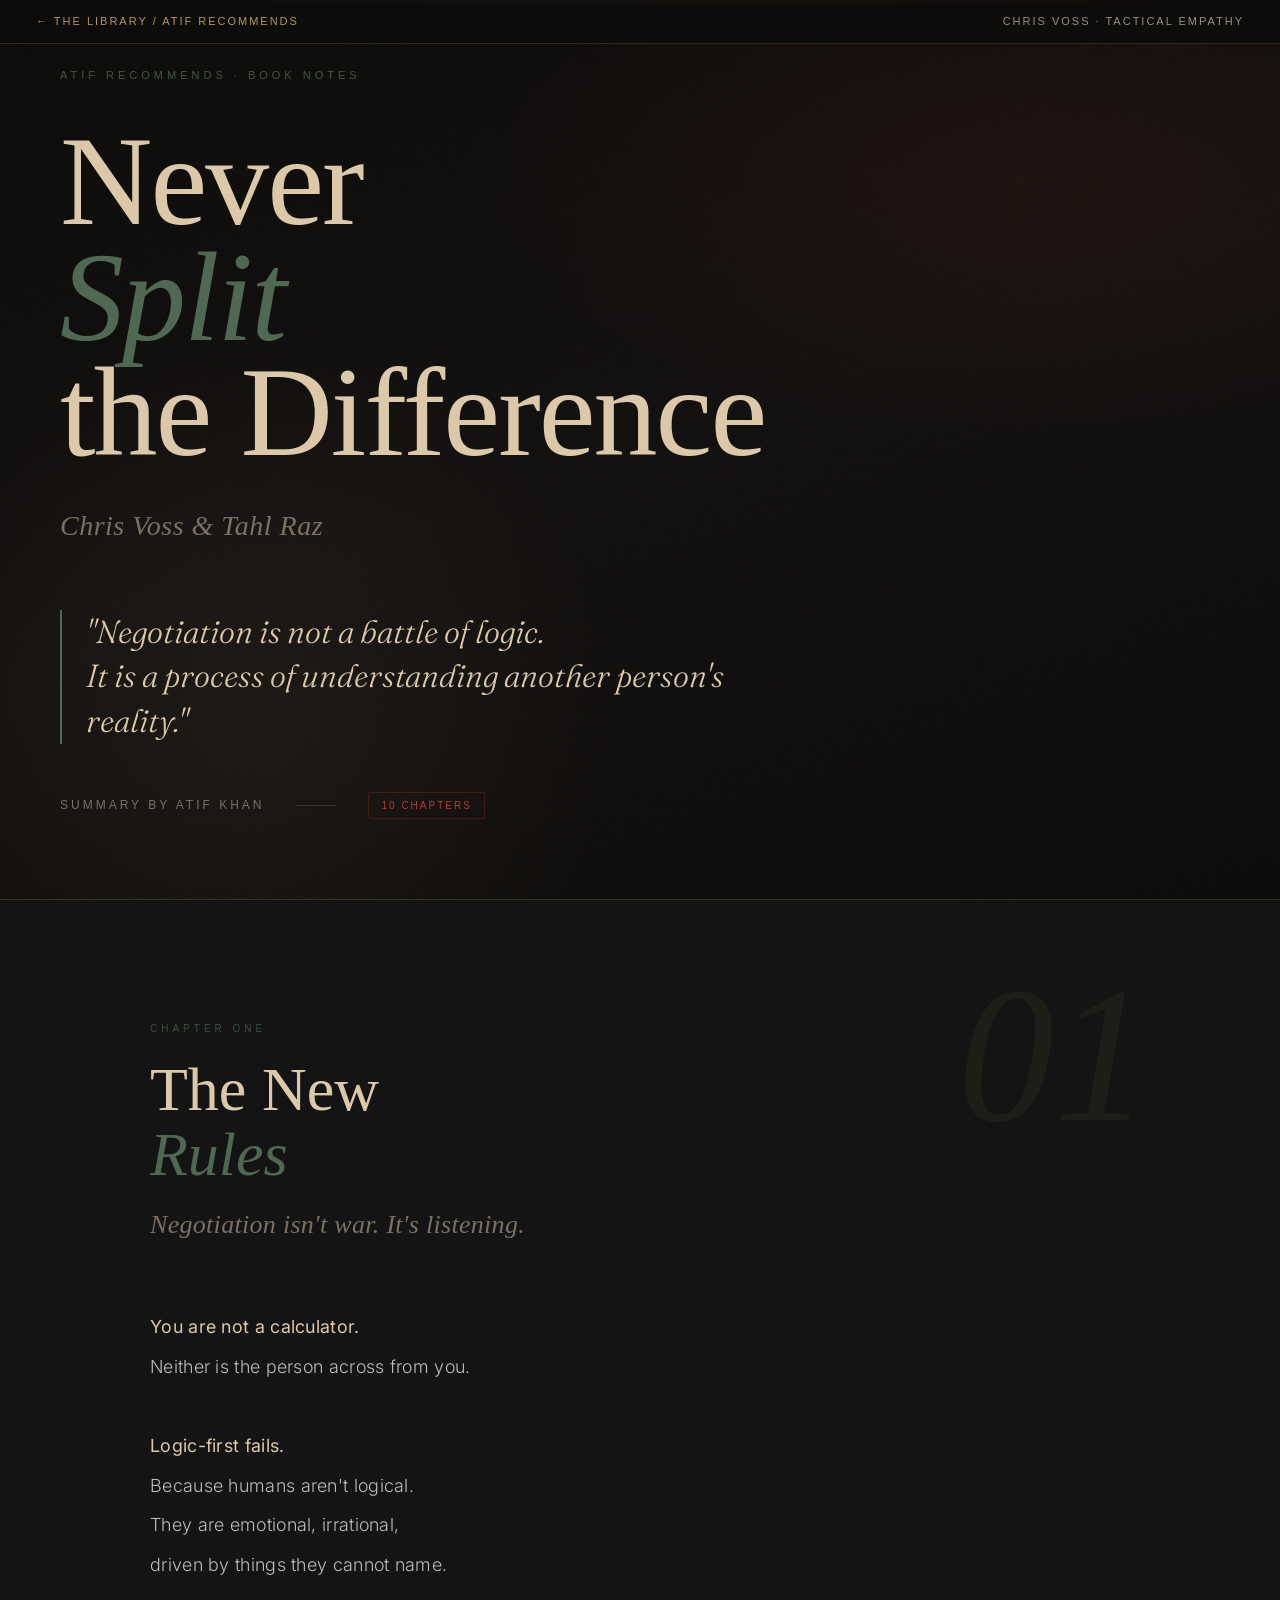
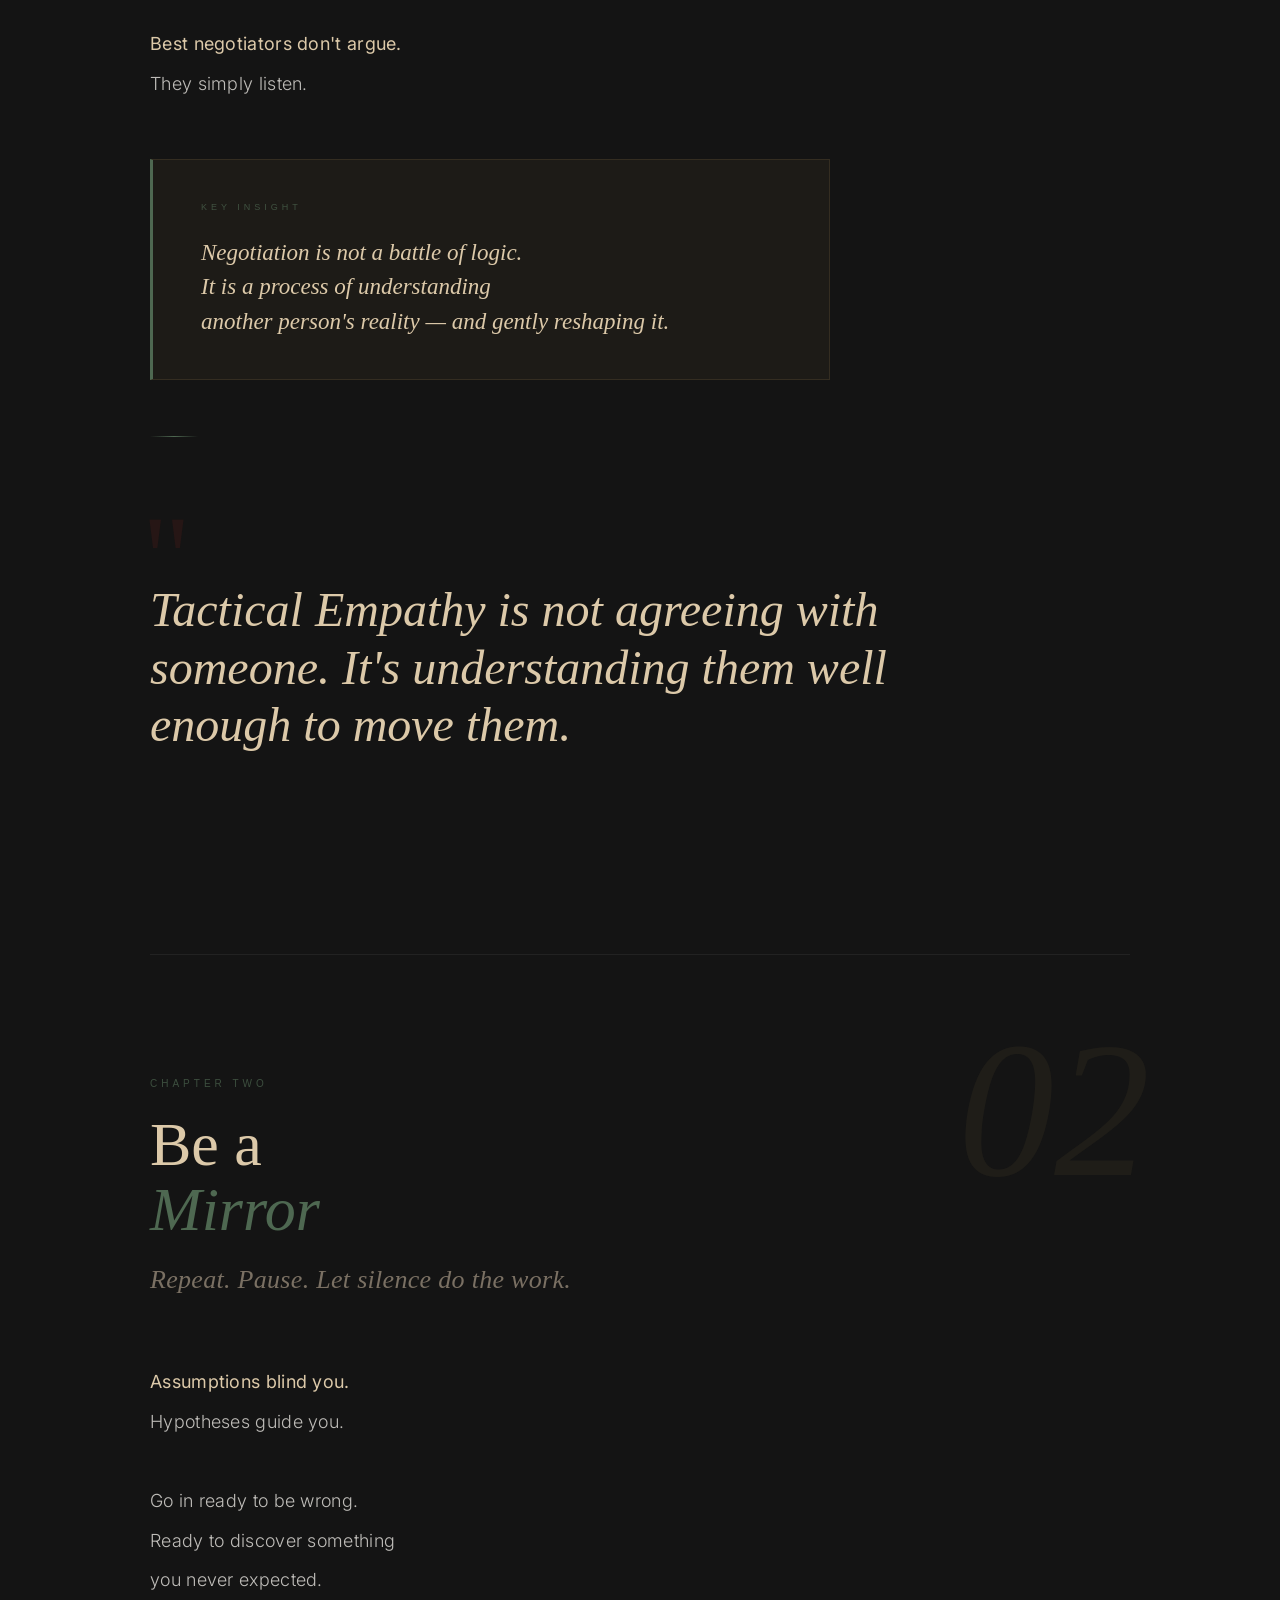
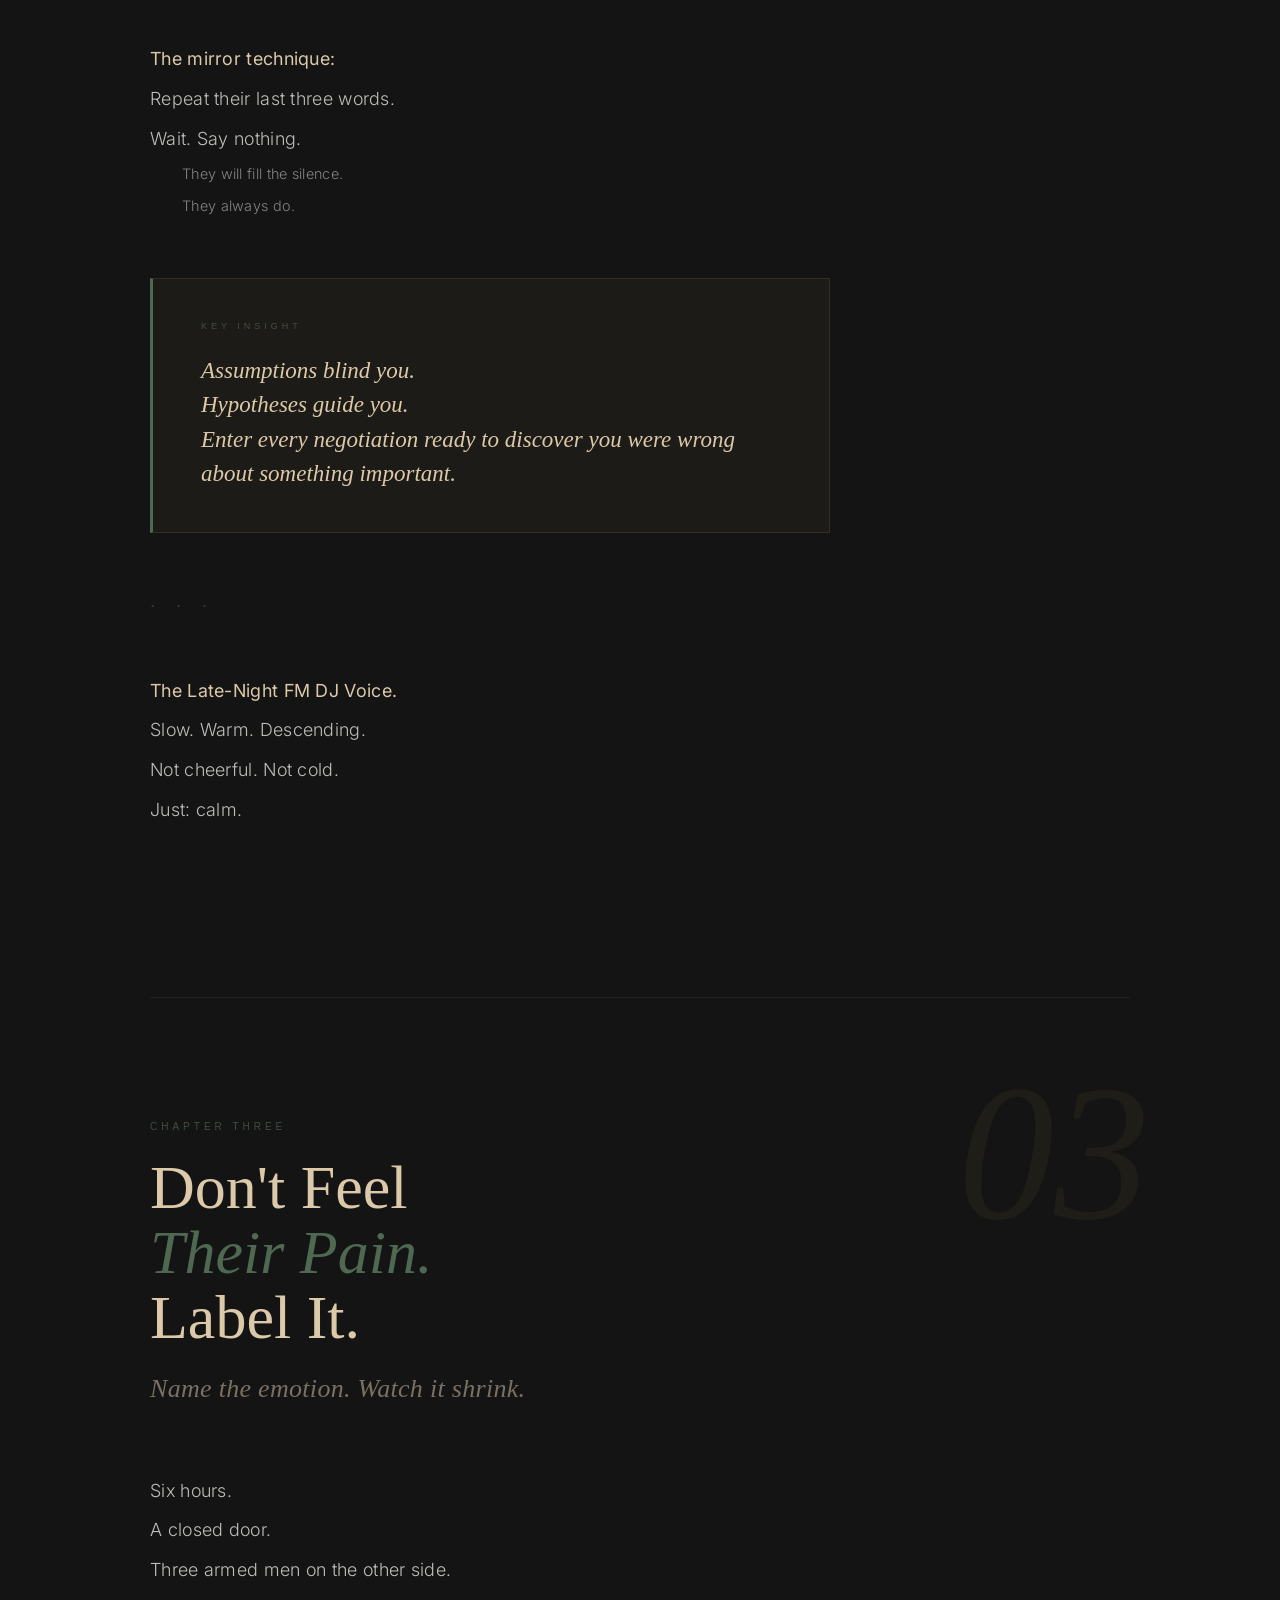
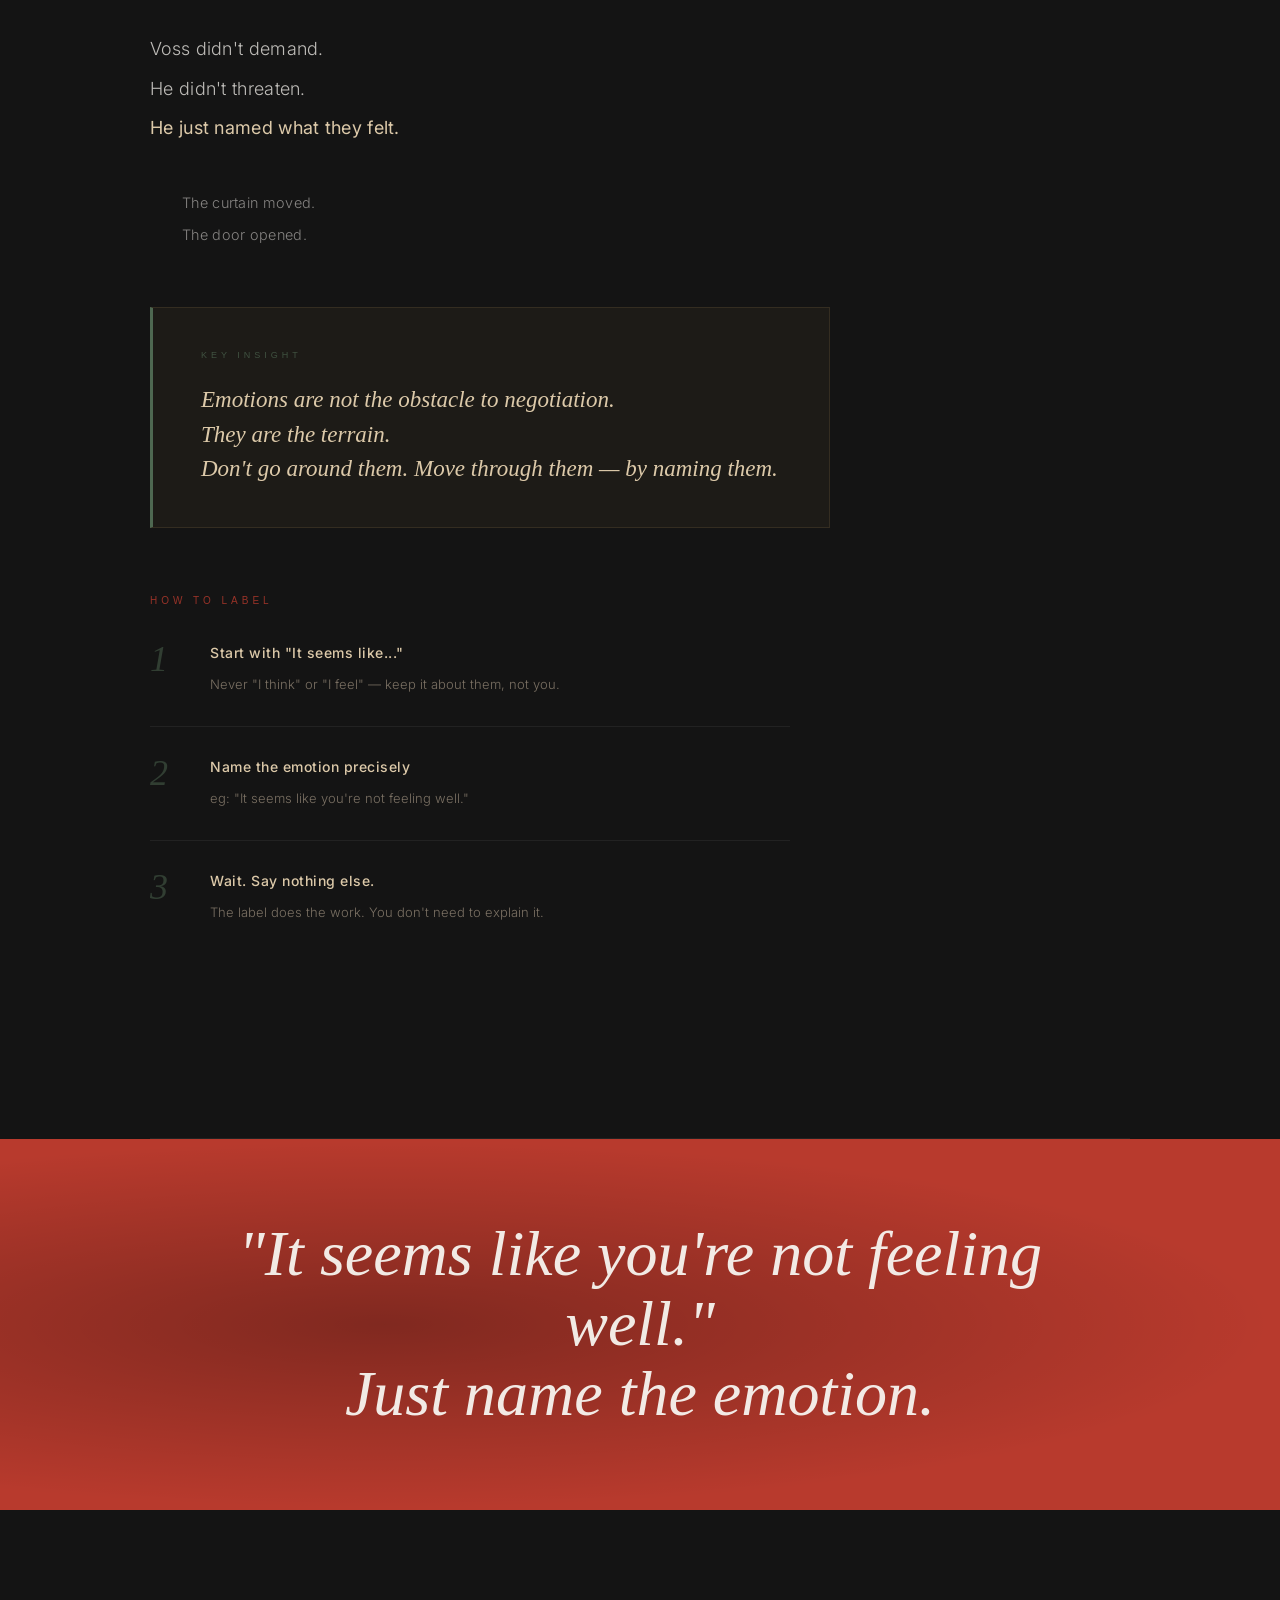
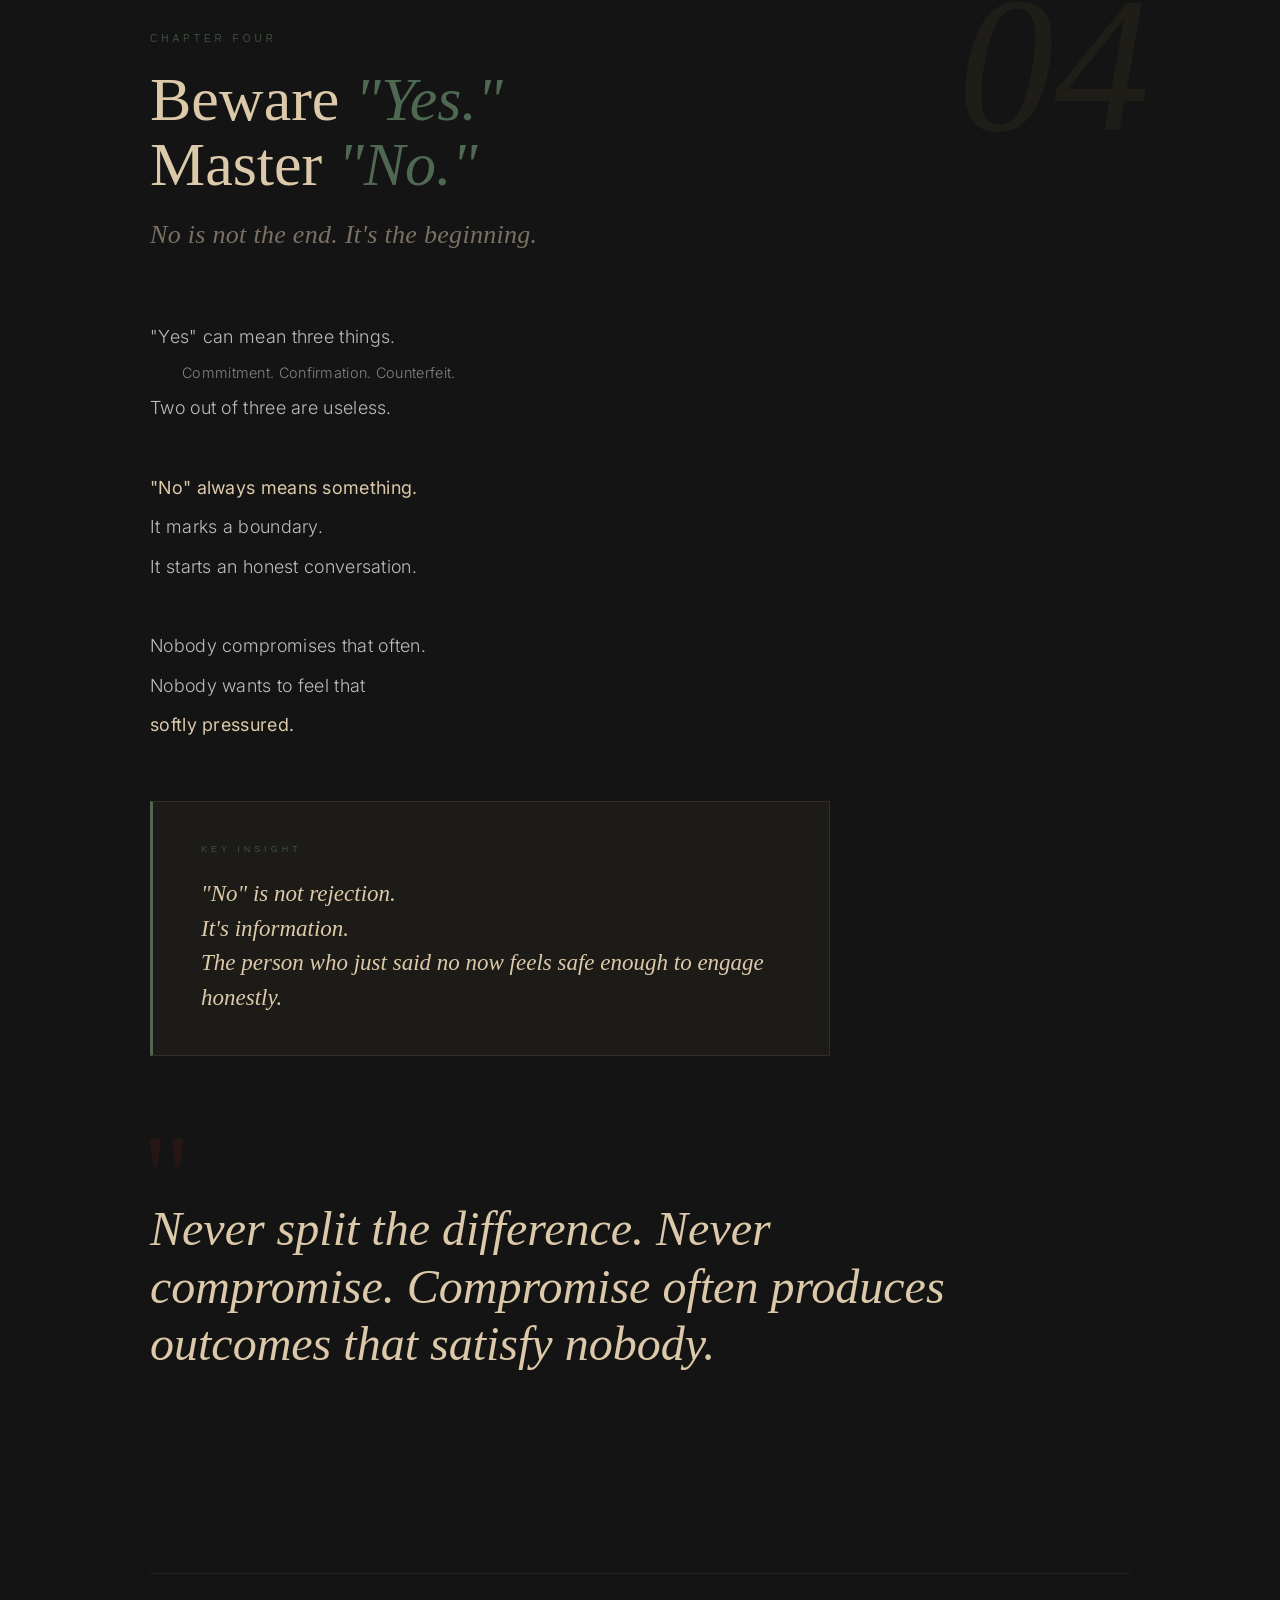
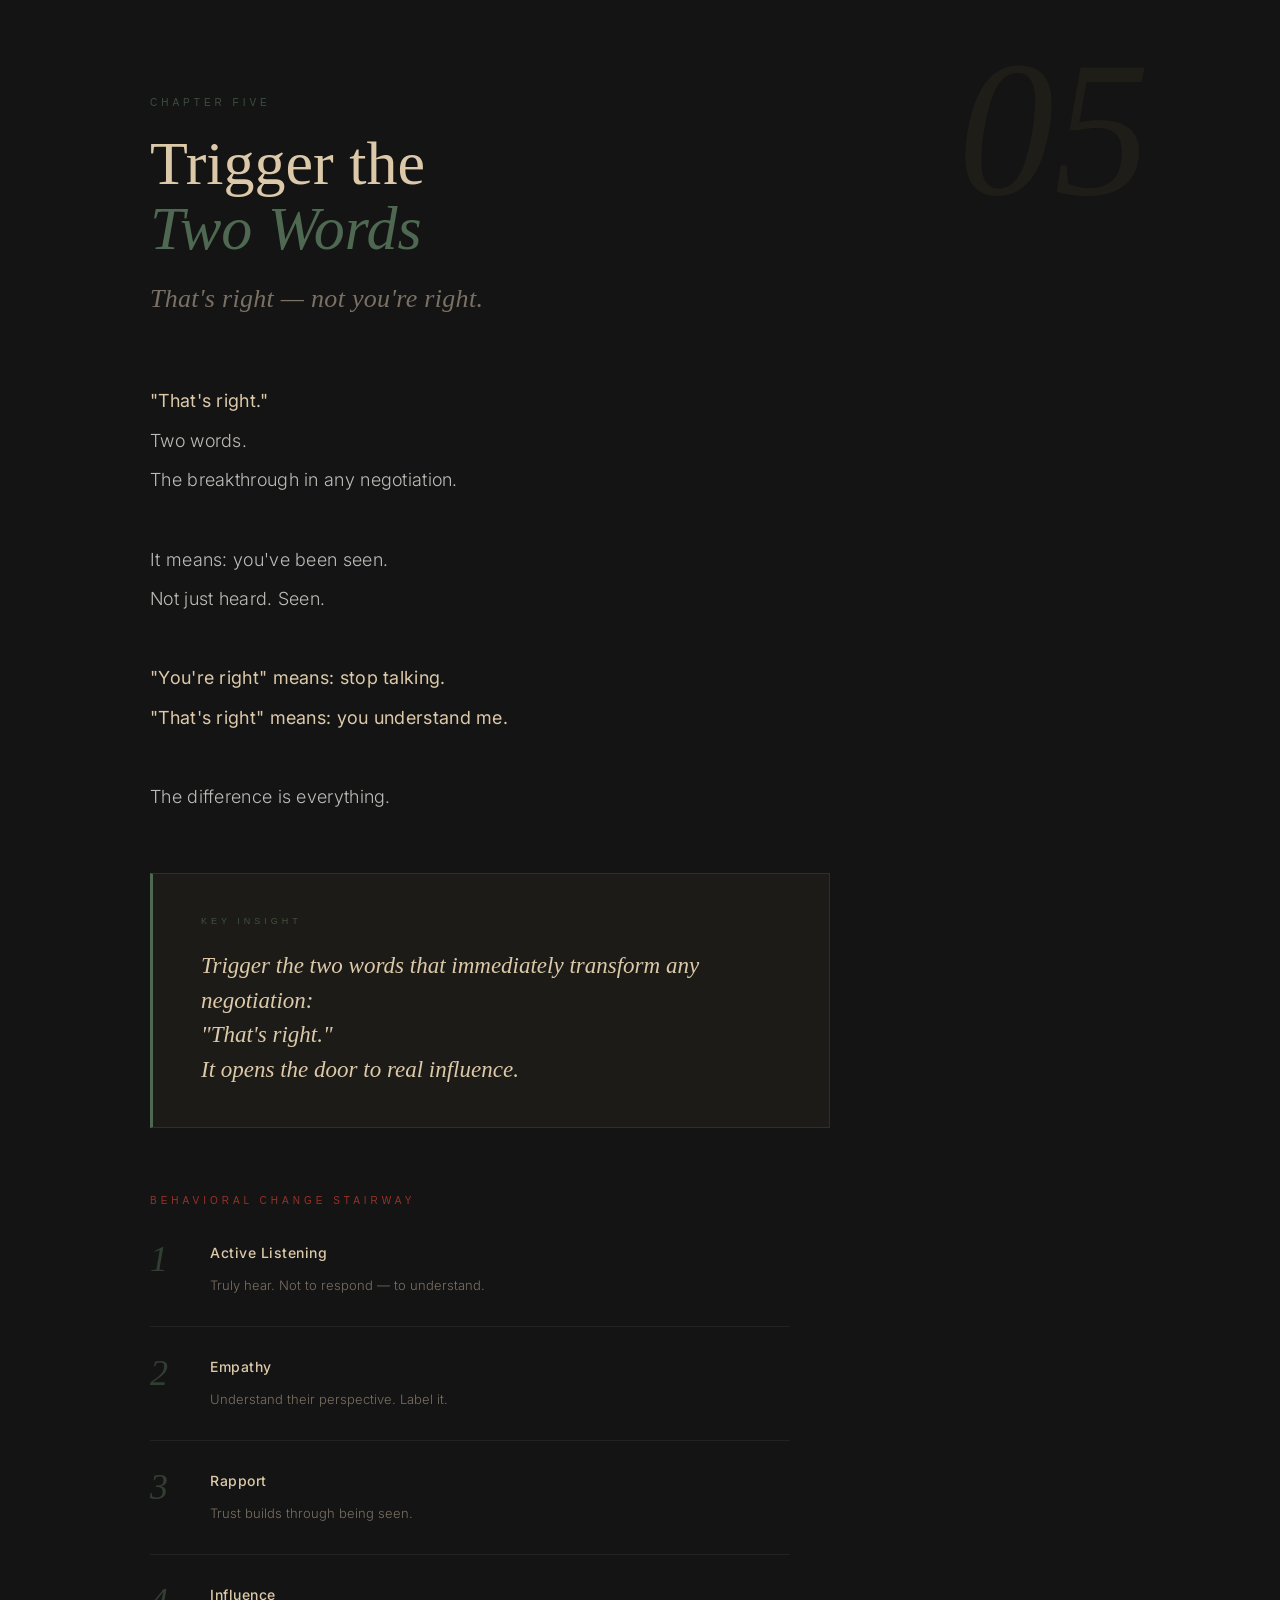
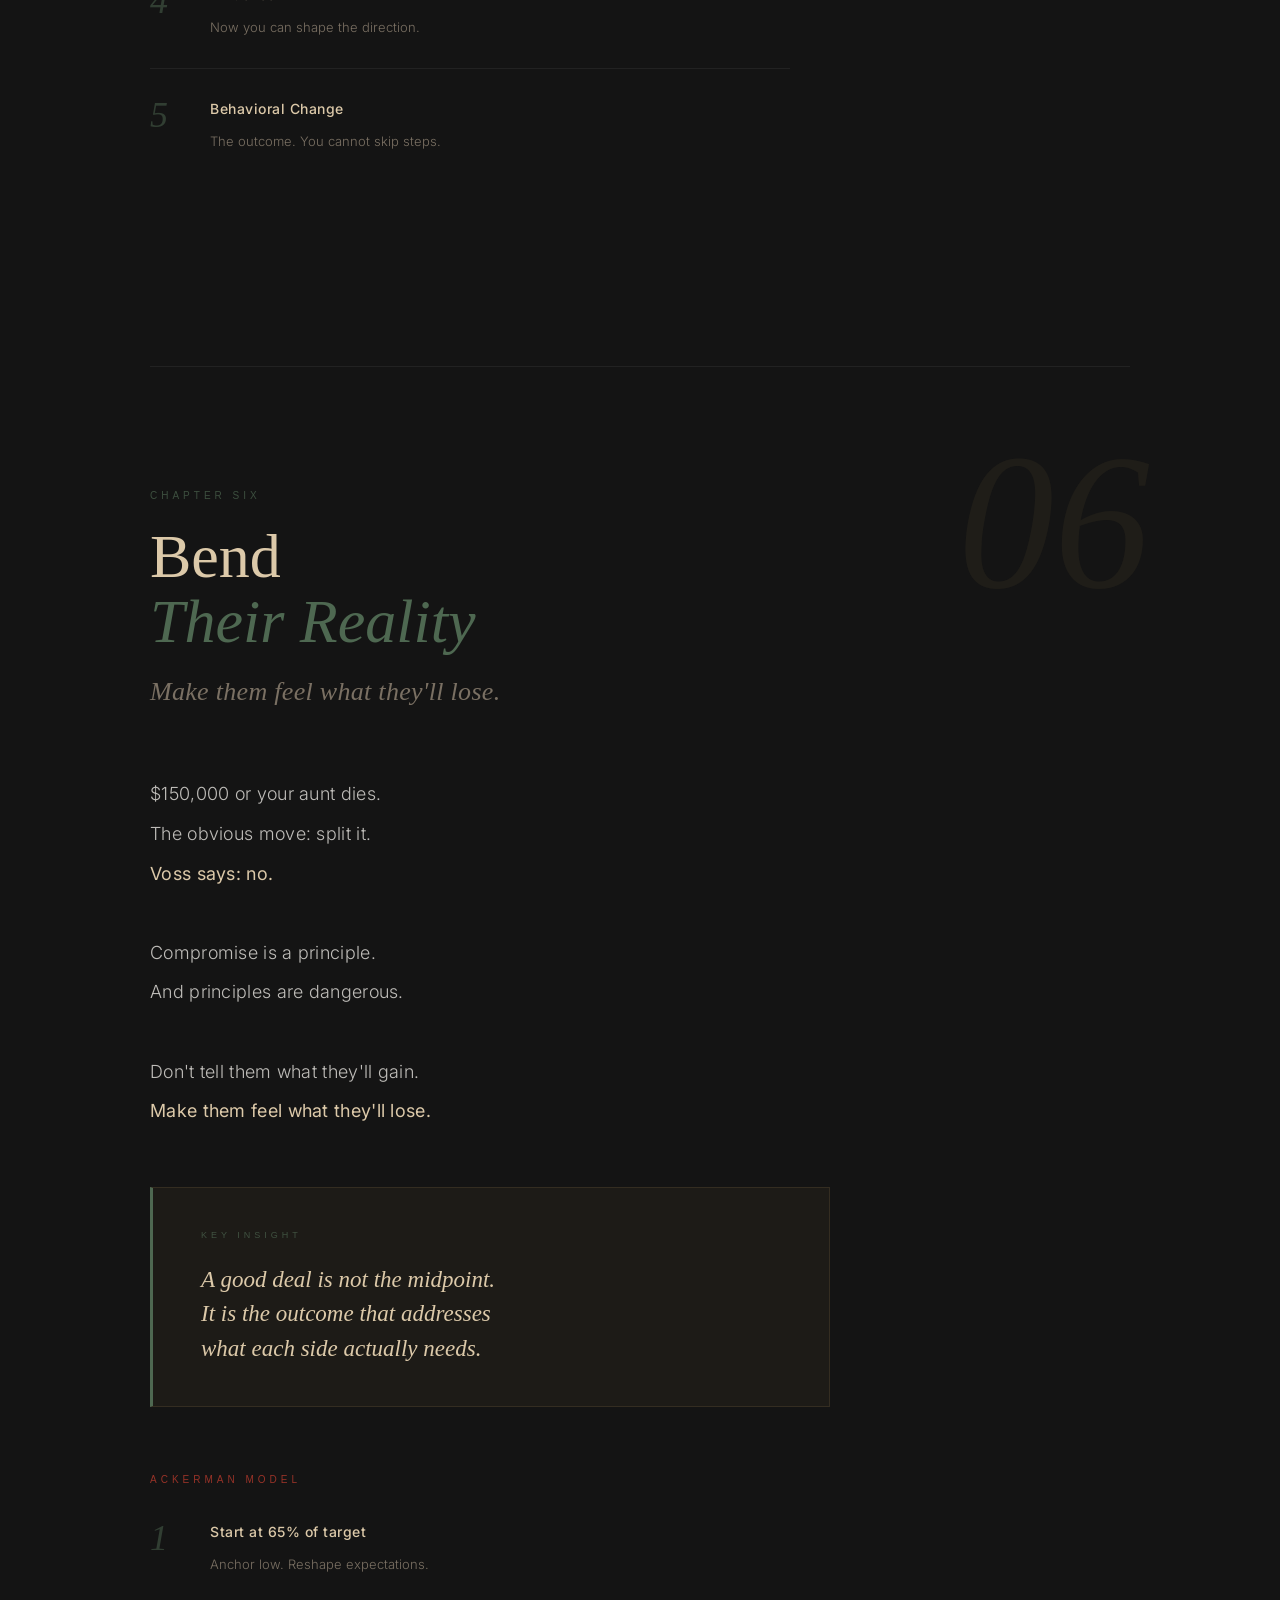
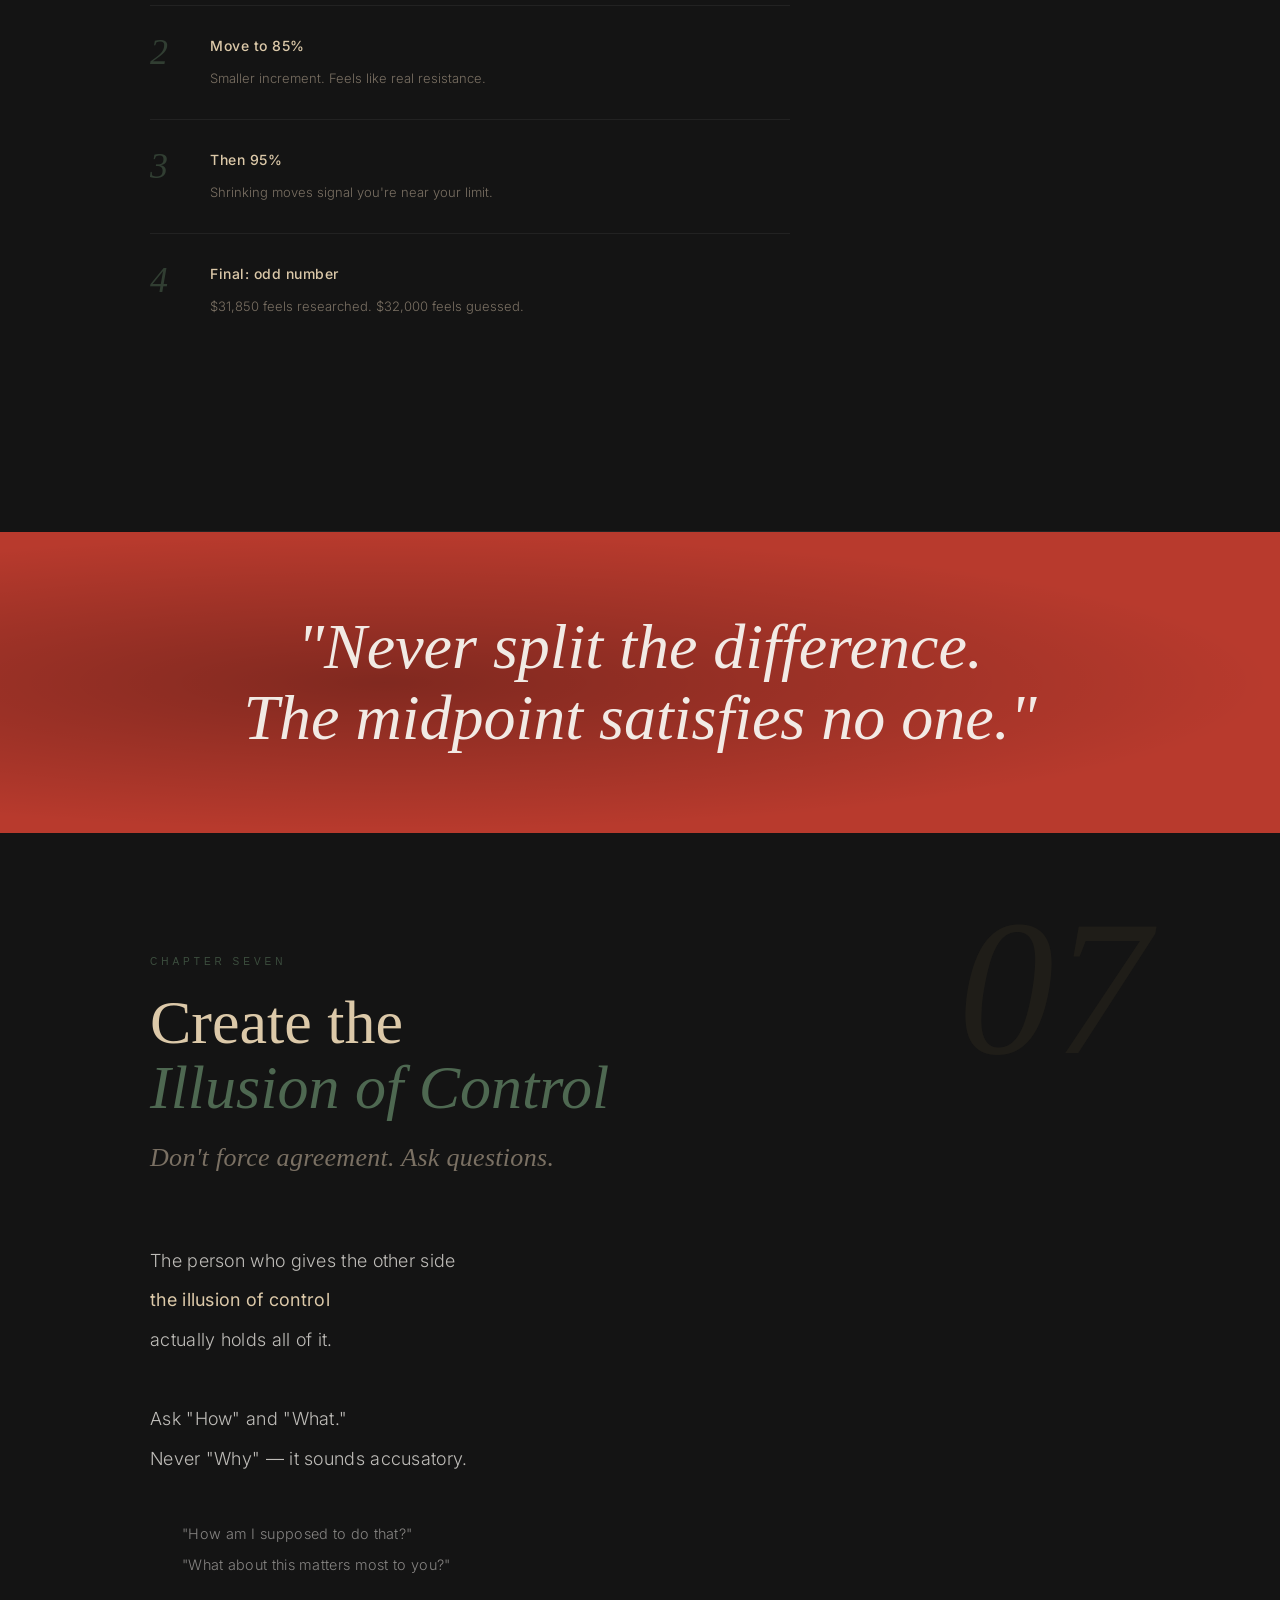
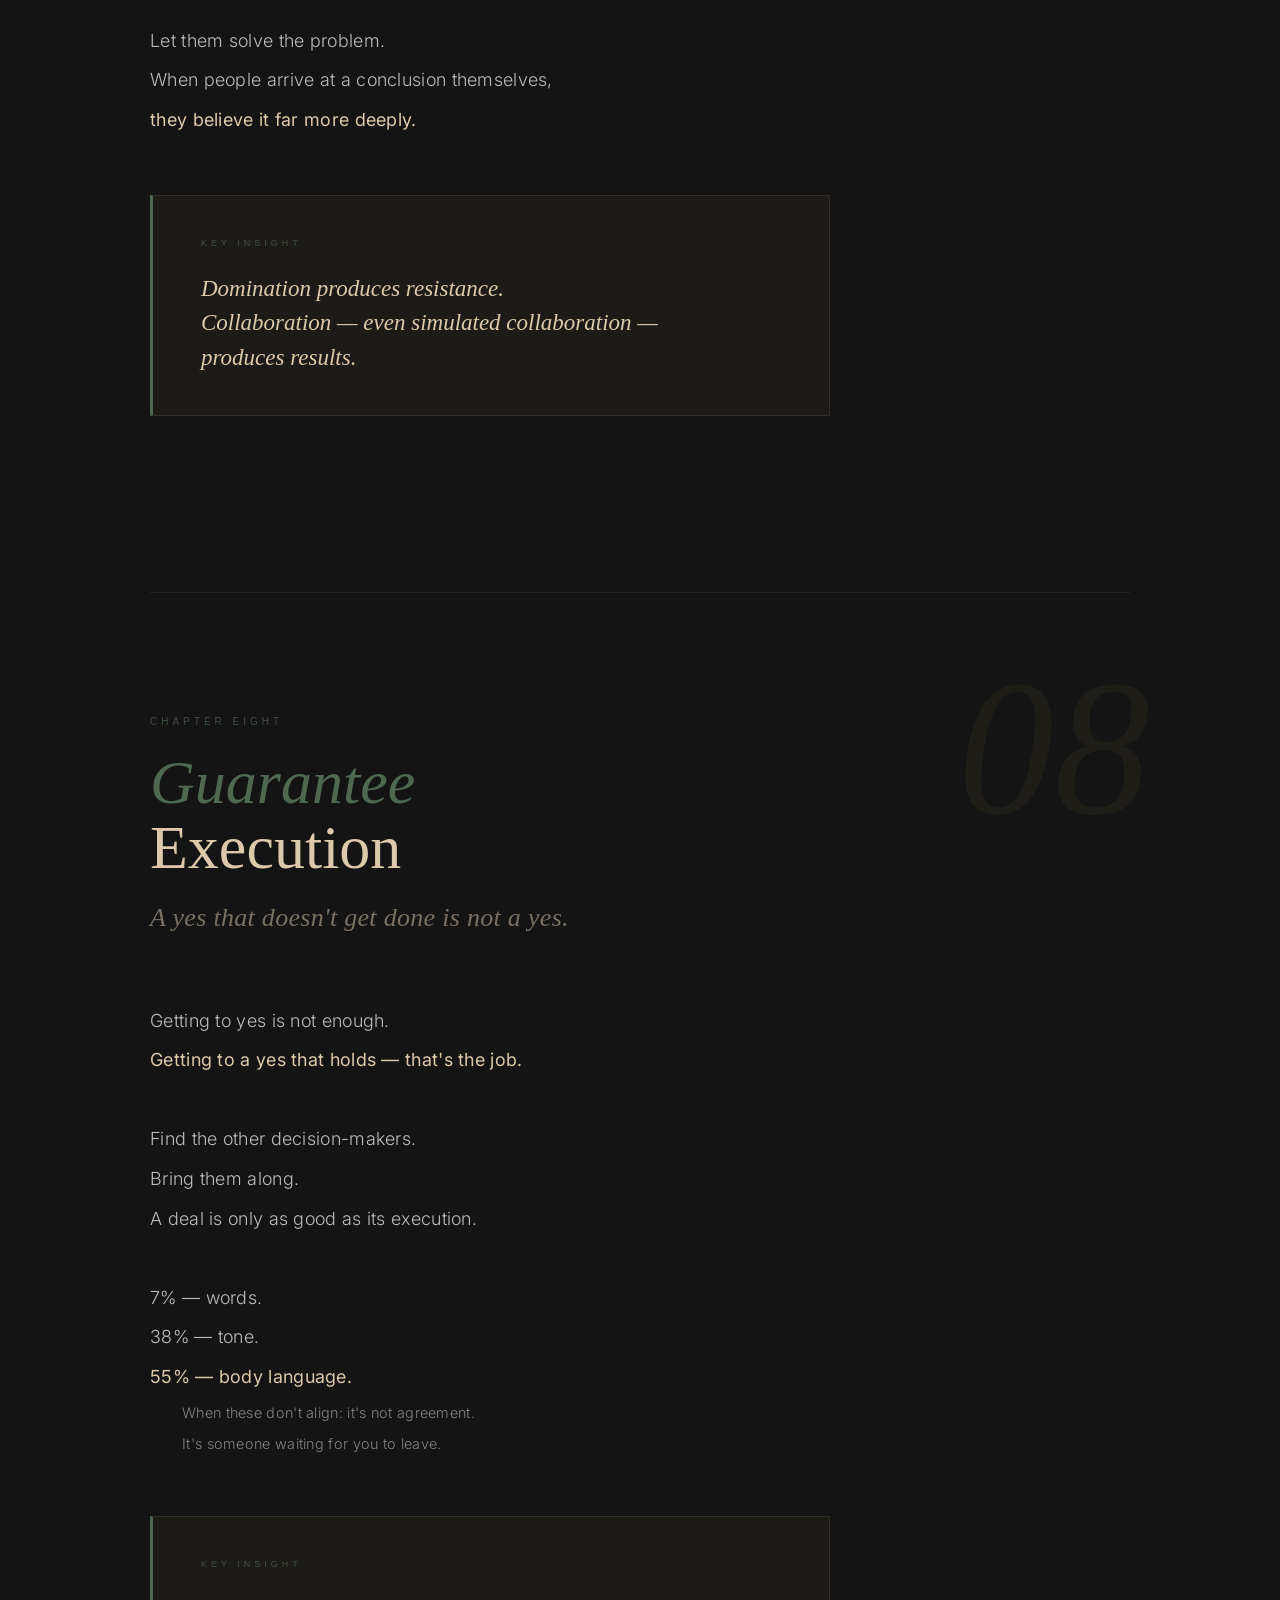
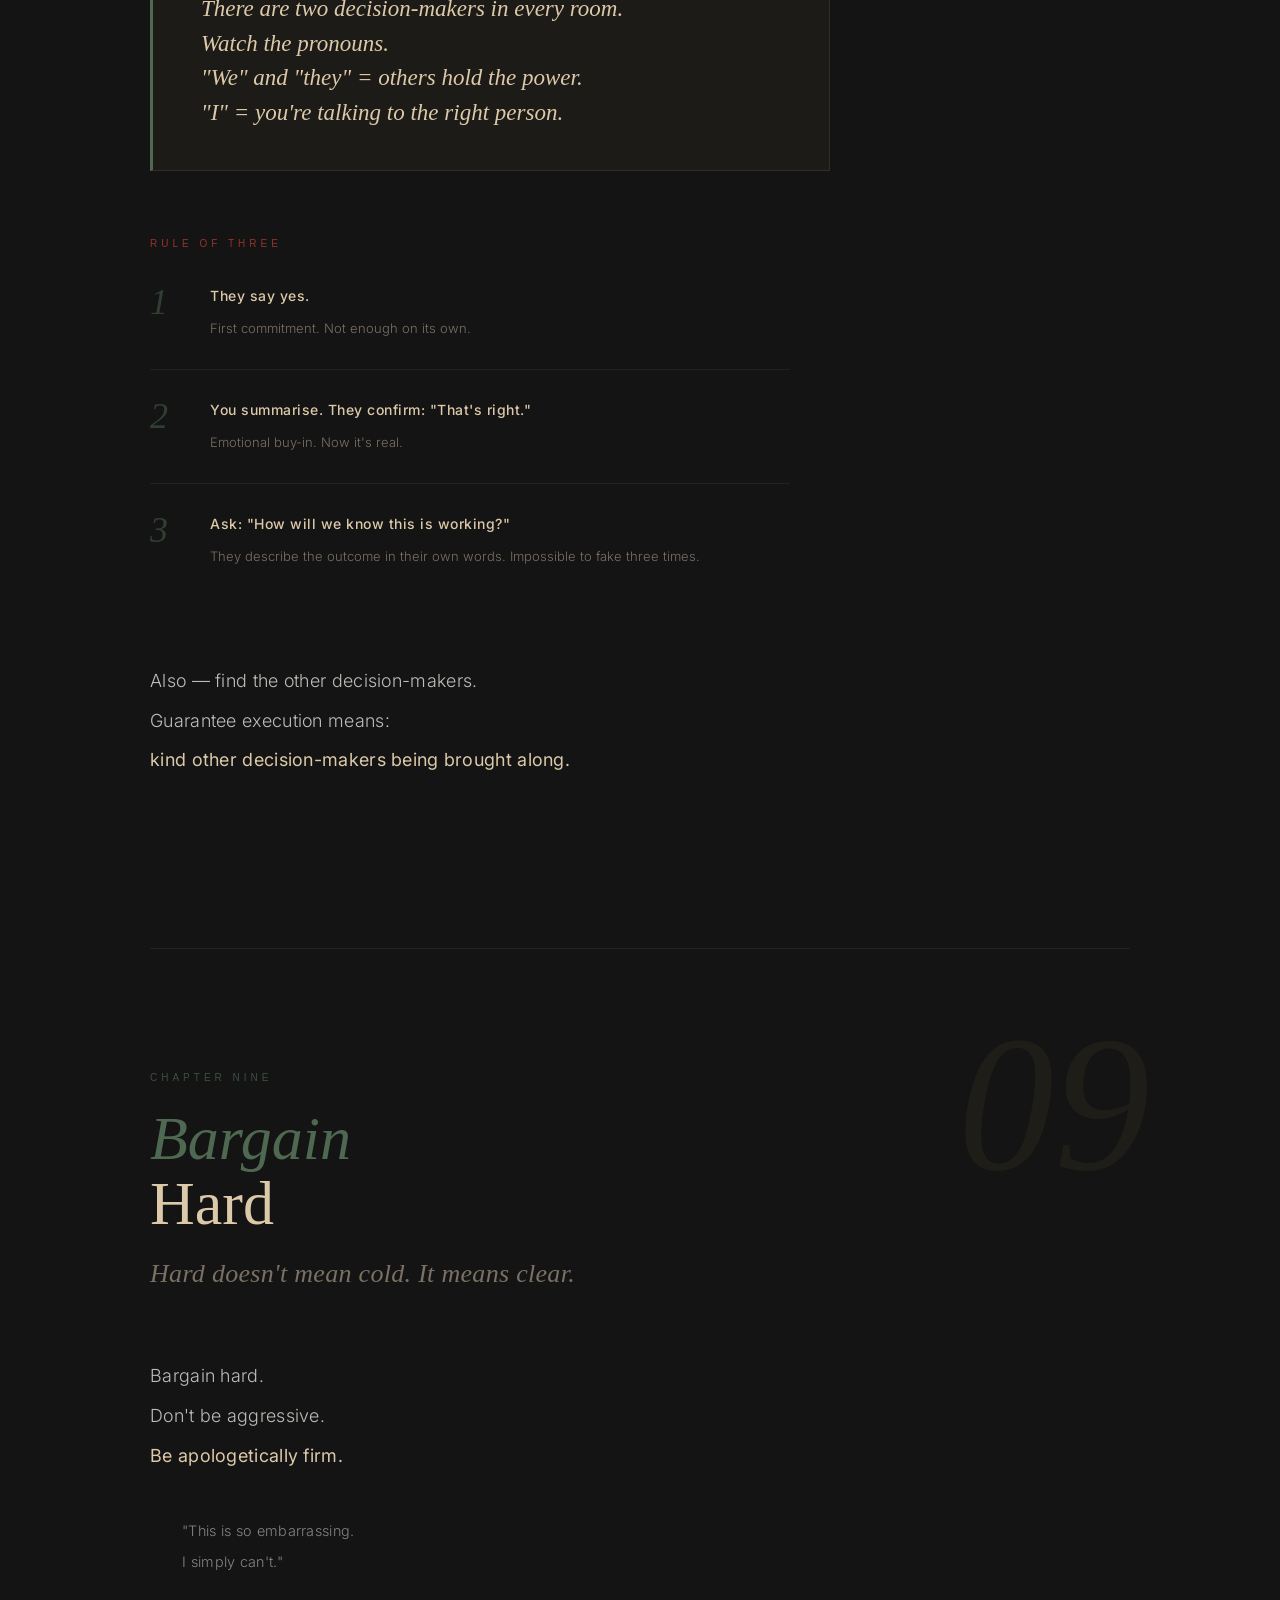
<file: never-split.html>
<!DOCTYPE html>
<html lang="en">
<head>
<meta charset="UTF-8">
<meta name="viewport" content="width=device-width, initial-scale=1.0">
<meta http-equiv="Cache-Control" content="no-cache, no-store, must-revalidate">
<title>Never Split the Difference — Atif Recommends</title>
<link rel="preconnect" href="https://fonts.googleapis.com">
<link rel="preconnect" href="https://fonts.gstatic.com" crossorigin>
  <link rel="preconnect" href="https://fonts.googleapis.com">
  <link rel="preconnect" href="https://fonts.gstatic.com" crossorigin>
  <link href="https://fonts.googleapis.com/css2?family=Caprasimo&family=Fraunces:ital,opsz,wght@0,9..144,500;1,9..144,300&family=Inter:wght@400;500;600&display=swap" rel="stylesheet">

<style>
  :root {
    --font-headline: 'Caprasimo', Georgia, serif;
    --font-accent:   'Fraunces', Georgia, serif;
    --font-body:     'Inter', sans-serif;

    --ink: #141414;
    --paper: #DCC9A9;
    --cream: #DCC9A9;
    --gold: #4E6851;
    --gold-light: #4E6851;
    --muted: #7A7063;
    --red: #B83A2D;
    --warm: #4E6851;
  }

  *, *::before, *::after { box-sizing: border-box; margin: 0; padding: 0; }

  html { scroll-behavior: smooth; }

  body {
    background: var(--ink);
    color: var(--paper);
    font-family: var(--font-body);
    font-weight: 300;
    line-height: 1.7;
    overflow-x: hidden;
  }

  /* ─── NOISE OVERLAY ─── */
  body::before {
    content: '';
    position: fixed;
    inset: 0;
    background-image: url("data:image/svg+xml,%3Csvg viewBox='0 0 256 256' xmlns='http://www.w3.org/2000/svg'%3E%3Cfilter id='noise'%3E%3CfeTurbulence type='fractalNoise' baseFrequency='0.9' numOctaves='4' stitchTiles='stitch'/%3E%3C/filter%3E%3Crect width='100%25' height='100%25' filter='url(%23noise)' opacity='0.035'/%3E%3C/svg%3E");
    opacity: 0.4;
    pointer-events: none;
    z-index: 1000;
  }

  /* ─── TYPOGRAPHY ─── */
  .serif { font-family: var(--font-headline); }
  blockquote.serif, em.serif { font-family: var(--font-accent); font-style: italic; font-weight: 300; }
  .mono  { font-family: var(--font-body); font-weight: 500; }

  /* ─── HERO ─── */
  .hero {
    min-height: 100vh;
    display: flex;
    flex-direction: column;
    justify-content: flex-end;
    padding: 0 0 80px;
    position: relative;
    border-bottom: 1px solid rgba(184,150,90,0.2);
  }

  .hero-bg {
    position: absolute;
    inset: 0;
    background: 
      radial-gradient(ellipse 60% 40% at 80% 20%, rgba(139,35,24,0.12) 0%, transparent 70%),
      radial-gradient(ellipse 40% 60% at 20% 80%, rgba(184,150,90,0.07) 0%, transparent 70%),
      linear-gradient(160deg, #0d0c0b 0%, #131110 50%, #0d0c0b 100%);
  }

  .hero-line-top {
    position: absolute;
    top: 0; left: 0; right: 0;
    height: 3px;
    background: linear-gradient(90deg, transparent, var(--gold), var(--red), transparent);
  }

  .hero-content {
    position: relative;
    padding: 0 60px;
    max-width: 1100px;
  }

  .hero-eyebrow {
    font-family: 'Space Grotesk', sans-serif;
    font-size: 11px;
    font-weight: 400;
    letter-spacing: 4px;
    text-transform: uppercase;
    color: var(--gold);
    margin-bottom: 40px;
    opacity: 0.8;
  }

  .hero-title {
    font-family: 'Cormorant Garamond', serif;
    font-size: clamp(60px, 10vw, 148px);
    font-weight: 300;
    line-height: 0.9;
    letter-spacing: -2px;
    color: var(--paper);
    margin-bottom: 8px;
  }

  .hero-title em {
    font-style: italic;
    color: var(--gold-light);
  }

  .hero-subtitle {
    font-family: 'Cormorant Garamond', serif;
    font-size: clamp(18px, 2.5vw, 28px);
    font-weight: 300;
    font-style: italic;
    color: var(--muted);
    margin: 32px 0 60px;
    letter-spacing: 0.5px;
  }

  .hero-quote {
    font-family: 'Cormorant Garamond', serif;
    font-size: clamp(20px, 2.8vw, 32px);
    font-weight: 300;
    font-style: italic;
    color: var(--paper);
    max-width: 680px;
    line-height: 1.4;
    padding-left: 24px;
    border-left: 2px solid var(--gold);
  }

  .hero-meta {
    margin-top: 48px;
    display: flex;
    align-items: center;
    gap: 32px;
  }

  .hero-author {
    font-family: 'Space Grotesk', sans-serif;
    font-size: 12px;
    letter-spacing: 3px;
    text-transform: uppercase;
    color: var(--muted);
  }

  .hero-divider {
    width: 40px;
    height: 1px;
    background: var(--gold);
    opacity: 0.4;
  }

  .hero-tag {
    font-family: 'Space Grotesk', sans-serif;
    font-size: 10px;
    letter-spacing: 2px;
    text-transform: uppercase;
    color: var(--red);
    border: 1px solid rgba(139,35,24,0.4);
    padding: 4px 12px;
    border-radius: 2px;
  }

  /* ─── CHAPTER LAYOUT ─── */
  .chapter-wrap {
    max-width: 1100px;
    margin: 0 auto;
    padding: 0 60px;
  }

  .chapter-block {
    padding: 120px 0;
    border-bottom: 1px solid rgba(255,255,255,0.06);
    position: relative;
    opacity: 0;
    transform: translateY(40px);
    transition: opacity 0.8s ease, transform 0.8s ease;
  }

  .chapter-block.visible {
    opacity: 1;
    transform: translateY(0);
  }

  .chapter-num {
    font-family: 'Cormorant Garamond', serif;
    font-size: clamp(80px, 15vw, 200px);
    font-weight: 300;
    font-style: italic;
    color: rgba(184,150,90,0.07);
    position: absolute;
    right: -20px;
    top: 60px;
    line-height: 1;
    user-select: none;
    pointer-events: none;
  }

  .chapter-label {
    font-family: 'Space Grotesk', sans-serif;
    font-size: 10px;
    letter-spacing: 4px;
    text-transform: uppercase;
    color: var(--gold);
    opacity: 0.7;
    margin-bottom: 20px;
  }

  .chapter-title {
    font-family: 'Cormorant Garamond', serif;
    font-size: clamp(32px, 5vw, 62px);
    font-weight: 300;
    line-height: 1.05;
    color: var(--paper);
    margin-bottom: 16px;
    max-width: 700px;
  }

  .chapter-title em {
    font-style: italic;
    color: var(--gold-light);
  }

  .chapter-idea {
    font-family: 'Cormorant Garamond', serif;
    font-size: clamp(18px, 2.2vw, 26px);
    font-style: italic;
    font-weight: 300;
    color: var(--muted);
    margin-bottom: 60px;
    letter-spacing: 0.3px;
  }

  /* ─── POETRY LINES ─── */
  .poem-block {
    margin: 48px 0;
    max-width: 600px;
  }

  .poem-line {
    font-family: var(--font-body);
    font-size: clamp(15px, 1.5vw, 18px);
    font-weight: 300;
    color: rgba(247,244,239,0.75);
    line-height: 2.2;
    display: block;
    letter-spacing: 0.3px;
  }

  .poem-line.accent {
    color: var(--paper);
    font-weight: 400;
  }

  .poem-line.indent {
    padding-left: 32px;
    color: rgba(247,244,239,0.5);
    font-size: 0.9em;
  }

  /* ─── INSIGHT BLOCK ─── */
  .insight {
    margin: 56px 0;
    padding: 40px 48px;
    background: rgba(184,150,90,0.05);
    border: 1px solid rgba(184,150,90,0.15);
    border-left: 3px solid var(--gold);
    max-width: 680px;
    position: relative;
  }

  .insight::before {
    content: 'KEY INSIGHT';
    font-family: 'Space Grotesk', sans-serif;
    font-size: 9px;
    letter-spacing: 4px;
    color: var(--gold);
    opacity: 0.7;
    display: block;
    margin-bottom: 20px;
  }

  .insight p {
    font-family: 'Cormorant Garamond', serif;
    font-size: clamp(18px, 2vw, 23px);
    font-weight: 400;
    font-style: italic;
    color: var(--paper);
    line-height: 1.5;
  }

  /* ─── PULL QUOTE ─── */
  .pull-quote {
    margin: 80px 0;
    padding: 0 0 0 0;
    position: relative;
  }

  .pull-quote-mark {
    font-family: 'Cormorant Garamond', serif;
    font-size: 120px;
    font-weight: 300;
    color: rgba(139,35,24,0.15);
    line-height: 0.7;
    display: block;
    margin-bottom: 0;
    margin-left: -8px;
  }

  .pull-quote p {
    font-family: 'Cormorant Garamond', serif;
    font-size: clamp(24px, 4vw, 48px);
    font-weight: 300;
    font-style: italic;
    color: var(--paper);
    line-height: 1.2;
    max-width: 800px;
    margin-top: -20px;
  }

  /* ─── FRAMEWORK STEPS ─── */
  .framework {
    margin: 64px 0;
    max-width: 640px;
  }

  .framework-title {
    font-family: 'Space Grotesk', sans-serif;
    font-size: 10px;
    letter-spacing: 4px;
    text-transform: uppercase;
    color: var(--red);
    margin-bottom: 32px;
    opacity: 0.8;
  }

  .step {
    display: flex;
    align-items: flex-start;
    gap: 28px;
    margin-bottom: 28px;
    padding-bottom: 28px;
    border-bottom: 1px solid rgba(255,255,255,0.06);
  }

  .step:last-child { border-bottom: none; }

  .step-num {
    font-family: 'Cormorant Garamond', serif;
    font-size: 36px;
    font-weight: 300;
    font-style: italic;
    color: var(--gold);
    opacity: 0.5;
    line-height: 1;
    flex-shrink: 0;
    width: 32px;
  }

  .step-content strong {
    font-family: var(--font-body);
    font-size: 14px;
    font-weight: 500;
    color: var(--paper);
    letter-spacing: 0.5px;
    display: block;
    margin-bottom: 6px;
  }

  .step-content span {
    font-size: 13px;
    color: var(--muted);
    line-height: 1.6;
  }

  /* ─── CALLOUT BAND ─── */
  .callout-band {
    background: var(--red);
    padding: 80px 60px;
    margin: 0;
    position: relative;
    overflow: hidden;
  }

  .callout-band::before {
    content: '';
    position: absolute;
    inset: 0;
    background: radial-gradient(ellipse at 30% 50%, rgba(0,0,0,0.3) 0%, transparent 70%);
  }

  .callout-band p {
    font-family: 'Cormorant Garamond', serif;
    font-size: clamp(28px, 5vw, 64px);
    font-weight: 300;
    font-style: italic;
    color: rgba(247,244,239,0.95);
    line-height: 1.1;
    max-width: 900px;
    margin: 0 auto;
    text-align: center;
    position: relative;
  }

  /* ─── THREE TYPES VISUAL ─── */
  .types-grid {
    display: grid;
    grid-template-columns: repeat(3, 1fr);
    gap: 2px;
    margin: 64px 0;
    max-width: 760px;
  }

  .type-card {
    padding: 36px 28px;
    background: rgba(255,255,255,0.03);
    border: 1px solid rgba(255,255,255,0.06);
    transition: background 0.3s ease;
  }

  .type-card:hover { background: rgba(184,150,90,0.06); }

  .type-name {
    font-family: 'Cormorant Garamond', serif;
    font-size: 26px;
    font-weight: 300;
    font-style: italic;
    color: var(--gold-light);
    margin-bottom: 12px;
  }

  .type-desc {
    font-size: 12px;
    color: var(--muted);
    line-height: 1.7;
    letter-spacing: 0.3px;
  }

  .type-keyword {
    font-family: 'Space Grotesk', sans-serif;
    font-size: 9px;
    letter-spacing: 3px;
    text-transform: uppercase;
    color: var(--red);
    margin-bottom: 14px;
    display: block;
  }

  /* ─── CLOSING ─── */
  .closing {
    padding: 160px 60px;
    max-width: 1100px;
    margin: 0 auto;
    text-align: center;
    position: relative;
  }

  .closing-ornament {
    font-family: 'Cormorant Garamond', serif;
    font-size: 48px;
    color: rgba(184,150,90,0.3);
    display: block;
    margin-bottom: 48px;
  }

  .closing-line {
    font-family: 'Cormorant Garamond', serif;
    font-size: clamp(28px, 5vw, 58px);
    font-weight: 300;
    font-style: italic;
    color: var(--paper);
    line-height: 1.2;
    max-width: 700px;
    margin: 0 auto 60px;
  }

  .closing-line em { color: var(--gold-light); }

  .signature {
    font-family: 'Cormorant Garamond', serif;
    font-size: 15px;
    font-style: italic;
    color: var(--muted);
    letter-spacing: 1px;
  }

  .signature strong {
    font-family: 'Space Grotesk', sans-serif;
    font-size: 10px;
    letter-spacing: 4px;
    text-transform: uppercase;
    color: var(--gold);
    font-style: normal;
    font-weight: 400;
    display: block;
    margin-top: 12px;
  }

  /* ─── DIVIDER ─── */
  .divider {
    width: 48px;
    height: 1px;
    background: linear-gradient(90deg, transparent, var(--gold), transparent);
    margin: 56px 0;
  }

  .dot-divider {
    text-align: left;
    color: rgba(184,150,90,0.3);
    font-size: 20px;
    letter-spacing: 8px;
    margin: 48px 0;
    display: block;
  }

  /* ─── SCROLL REVEAL ─── */
  .reveal {
    opacity: 0;
    transform: translateY(30px);
    transition: opacity 0.9s ease, transform 0.9s ease;
  }

  .reveal.visible {
    opacity: 1;
    transform: translateY(0);
  }

  /* ─── MOBILE ─── */
  @media (max-width: 600px) {
    .hero-content { padding: 0 24px; }
    .chapter-wrap { padding: 0 24px; }
    .chapter-block { padding: 72px 0; }
    .chapter-num { font-size: 100px; right: 0; }
    .insight { padding: 28px 24px; }
    .callout-band { padding: 56px 24px; }
    .types-grid { grid-template-columns: 1fr; }
    .closing { padding: 100px 24px; }
    .pull-quote p { font-size: clamp(22px, 6vw, 32px); }
  }

  @media (min-width: 600px) and (max-width: 900px) {
    .hero-content { padding: 0 40px; }
    .chapter-wrap { padding: 0 40px; }
    .types-grid { grid-template-columns: 1fr 1fr; }
  }
</style>
</head>

<body>

<!-- READING PROGRESS -->
<div id="readProgress" style="position:fixed;top:0;left:0;height:2px;background:linear-gradient(90deg, #b8965a, #8b2318);z-index:99999;width:0%;transition:width 0.1s linear;"></div>

<!-- TOP RETURN BAR -->
<div style="position:fixed;top:0;left:0;right:0;z-index:9999;padding:12px 36px;display:flex;justify-content:space-between;align-items:center;background:rgba(13,12,11,0.92);backdrop-filter:blur(12px);border-bottom:1px solid rgba(184,150,90,0.2);font-family:'Space Grotesk',sans-serif;font-size:11px;letter-spacing:2px;text-transform:uppercase;">
  <a href="index.html#archive" style="color:#b8965a;text-decoration:none;display:inline-flex;align-items:center;gap:6px;transition:transform 0.2s;">&larr; The Library / Atif Recommends</a>
  <span style="color:#9a9085;">Chris Voss &middot; Tactical Empathy</span>
</div>

<!-- ─── HERO ─── -->
<section class="hero">
  <div class="hero-bg"></div>
  <div class="hero-line-top"></div>
  <div class="hero-content">
    <p class="hero-eyebrow">Atif Recommends · Book Notes</p>
    <h1 class="hero-title serif">
      Never<br>
      <em>Split</em><br>
      the Difference
    </h1>
    <p class="hero-subtitle">Chris Voss &amp; Tahl Raz</p>
    <blockquote class="hero-quote serif">
      "Negotiation is not a battle of logic.<br>
      It is a process of understanding another person's reality."
    </blockquote>
    <div class="hero-meta">
      <span class="hero-author mono">Summary by Atif Khan</span>
      <div class="hero-divider"></div>
      <span class="hero-tag mono">10 Chapters</span>
    </div>
  </div>
</section>

<!-- ─── CHAPTER 1 ─── -->
<div class="chapter-wrap">

  <article class="chapter-block">
    <div class="chapter-num serif">01</div>
    <p class="chapter-label mono">Chapter One</p>
    <h2 class="chapter-title serif">The New<br><em>Rules</em></h2>
    <p class="chapter-idea serif">Negotiation isn't war. It's listening.</p>

    <div class="poem-block">
      <span class="poem-line accent">You are not a calculator.</span>
      <span class="poem-line">Neither is the person across from you.</span>
      <span class="poem-line">&nbsp;</span>
      <span class="poem-line accent">Logic-first fails.</span>
      <span class="poem-line">Because humans aren't logical.</span>
      <span class="poem-line">They are emotional, irrational,</span>
      <span class="poem-line">driven by things they cannot name.</span>
      <span class="poem-line">&nbsp;</span>
      <span class="poem-line accent">Best negotiators don't argue.</span>
      <span class="poem-line">They simply listen.</span>
    </div>

    <div class="insight reveal">
      <p>Negotiation is not a battle of logic.<br>It is a process of understanding<br>another person's reality — and gently reshaping it.</p>
    </div>

    <div class="divider"></div>

    <div class="pull-quote reveal">
      <span class="pull-quote-mark serif">"</span>
      <p class="serif">Tactical Empathy is not agreeing with someone. It's understanding them well enough to move them.</p>
    </div>
  </article>

  <!-- ─── CHAPTER 2 ─── -->
  <article class="chapter-block">
    <div class="chapter-num serif">02</div>
    <p class="chapter-label mono">Chapter Two</p>
    <h2 class="chapter-title serif">Be a<br><em>Mirror</em></h2>
    <p class="chapter-idea serif">Repeat. Pause. Let silence do the work.</p>

    <div class="poem-block">
      <span class="poem-line accent">Assumptions blind you.</span>
      <span class="poem-line">Hypotheses guide you.</span>
      <span class="poem-line">&nbsp;</span>
      <span class="poem-line">Go in ready to be wrong.</span>
      <span class="poem-line">Ready to discover something</span>
      <span class="poem-line">you never expected.</span>
      <span class="poem-line">&nbsp;</span>
      <span class="poem-line accent">The mirror technique:</span>
      <span class="poem-line">Repeat their last three words.</span>
      <span class="poem-line">Wait. Say nothing.</span>
      <span class="poem-line indent">They will fill the silence.</span>
      <span class="poem-line indent">They always do.</span>
    </div>

    <div class="insight reveal">
      <p>Assumptions blind you.<br>Hypotheses guide you.<br>Enter every negotiation ready to discover you were wrong about something important.</p>
    </div>

    <span class="dot-divider">· · ·</span>

    <div class="poem-block reveal">
      <span class="poem-line accent">The Late-Night FM DJ Voice.</span>
      <span class="poem-line">Slow. Warm. Descending.</span>
      <span class="poem-line">Not cheerful. Not cold.</span>
      <span class="poem-line">Just: calm.</span>
    </div>
  </article>

  <!-- ─── CHAPTER 3 ─── -->
  <article class="chapter-block">
    <div class="chapter-num serif">03</div>
    <p class="chapter-label mono">Chapter Three</p>
    <h2 class="chapter-title serif">Don't Feel<br><em>Their Pain.</em><br>Label It.</h2>
    <p class="chapter-idea serif">Name the emotion. Watch it shrink.</p>

    <div class="poem-block">
      <span class="poem-line">Six hours.</span>
      <span class="poem-line">A closed door.</span>
      <span class="poem-line">Three armed men on the other side.</span>
      <span class="poem-line">&nbsp;</span>
      <span class="poem-line">Voss didn't demand.</span>
      <span class="poem-line">He didn't threaten.</span>
      <span class="poem-line accent">He just named what they felt.</span>
      <span class="poem-line">&nbsp;</span>
      <span class="poem-line indent">The curtain moved.</span>
      <span class="poem-line indent">The door opened.</span>
    </div>

    <div class="insight reveal">
      <p>Emotions are not the obstacle to negotiation.<br>They are the terrain.<br>Don't go around them. Move through them — by naming them.</p>
    </div>

    <div class="framework reveal">
      <p class="framework-title mono">How to Label</p>
      <div class="step">
        <span class="step-num serif">1</span>
        <div class="step-content">
          <strong>Start with "It seems like..."</strong>
          <span>Never "I think" or "I feel" — keep it about them, not you.</span>
        </div>
      </div>
      <div class="step">
        <span class="step-num serif">2</span>
        <div class="step-content">
          <strong>Name the emotion precisely</strong>
          <span>eg: "It seems like you're not feeling well."</span>
        </div>
      </div>
      <div class="step">
        <span class="step-num serif">3</span>
        <div class="step-content">
          <strong>Wait. Say nothing else.</strong>
          <span>The label does the work. You don't need to explain it.</span>
        </div>
      </div>
    </div>
  </article>

</div>

<!-- ─── CALLOUT BAND 1 ─── -->
<div class="callout-band">
  <p class="serif">"It seems like you're not feeling well."<br>Just name the emotion.</p>
</div>

<div class="chapter-wrap">

  <!-- ─── CHAPTER 4 ─── -->
  <article class="chapter-block">
    <div class="chapter-num serif">04</div>
    <p class="chapter-label mono">Chapter Four</p>
    <h2 class="chapter-title serif">Beware <em>"Yes."</em><br>Master <em>"No."</em></h2>
    <p class="chapter-idea serif">No is not the end. It's the beginning.</p>

    <div class="poem-block">
      <span class="poem-line">"Yes" can mean three things.</span>
      <span class="poem-line indent">Commitment. Confirmation. Counterfeit.</span>
      <span class="poem-line">Two out of three are useless.</span>
      <span class="poem-line">&nbsp;</span>
      <span class="poem-line accent">"No" always means something.</span>
      <span class="poem-line">It marks a boundary.</span>
      <span class="poem-line">It starts an honest conversation.</span>
      <span class="poem-line">&nbsp;</span>
      <span class="poem-line">Nobody compromises that often.</span>
      <span class="poem-line">Nobody wants to feel that</span>
      <span class="poem-line accent">softly pressured.</span>
    </div>

    <div class="insight reveal">
      <p>"No" is not rejection.<br>It's information.<br>The person who just said no now feels safe enough to engage honestly.</p>
    </div>

    <div class="pull-quote reveal">
      <span class="pull-quote-mark serif">"</span>
      <p class="serif">Never split the difference. Never compromise. Compromise often produces outcomes that satisfy nobody.</p>
    </div>
  </article>

  <!-- ─── CHAPTER 5 ─── -->
  <article class="chapter-block">
    <div class="chapter-num serif">05</div>
    <p class="chapter-label mono">Chapter Five</p>
    <h2 class="chapter-title serif">Trigger the<br><em>Two Words</em></h2>
    <p class="chapter-idea serif">That's right — not you're right.</p>

    <div class="poem-block">
      <span class="poem-line accent">"That's right."</span>
      <span class="poem-line">Two words.</span>
      <span class="poem-line">The breakthrough in any negotiation.</span>
      <span class="poem-line">&nbsp;</span>
      <span class="poem-line">It means: you've been seen.</span>
      <span class="poem-line">Not just heard. Seen.</span>
      <span class="poem-line">&nbsp;</span>
      <span class="poem-line accent">"You're right" means: stop talking.</span>
      <span class="poem-line accent">"That's right" means: you understand me.</span>
      <span class="poem-line">&nbsp;</span>
      <span class="poem-line">The difference is everything.</span>
    </div>

    <div class="insight reveal">
      <p>Trigger the two words that immediately transform any negotiation:<br>"That's right."<br>It opens the door to real influence.</p>
    </div>

    <div class="framework reveal">
      <p class="framework-title mono">Behavioral Change Stairway</p>
      <div class="step">
        <span class="step-num serif">1</span>
        <div class="step-content"><strong>Active Listening</strong><span>Truly hear. Not to respond — to understand.</span></div>
      </div>
      <div class="step">
        <span class="step-num serif">2</span>
        <div class="step-content"><strong>Empathy</strong><span>Understand their perspective. Label it.</span></div>
      </div>
      <div class="step">
        <span class="step-num serif">3</span>
        <div class="step-content"><strong>Rapport</strong><span>Trust builds through being seen.</span></div>
      </div>
      <div class="step">
        <span class="step-num serif">4</span>
        <div class="step-content"><strong>Influence</strong><span>Now you can shape the direction.</span></div>
      </div>
      <div class="step">
        <span class="step-num serif">5</span>
        <div class="step-content"><strong>Behavioral Change</strong><span>The outcome. You cannot skip steps.</span></div>
      </div>
    </div>
  </article>

  <!-- ─── CHAPTER 6 ─── -->
  <article class="chapter-block">
    <div class="chapter-num serif">06</div>
    <p class="chapter-label mono">Chapter Six</p>
    <h2 class="chapter-title serif">Bend<br><em>Their Reality</em></h2>
    <p class="chapter-idea serif">Make them feel what they'll lose.</p>

    <div class="poem-block">
      <span class="poem-line">$150,000 or your aunt dies.</span>
      <span class="poem-line">The obvious move: split it.</span>
      <span class="poem-line accent">Voss says: no.</span>
      <span class="poem-line">&nbsp;</span>
      <span class="poem-line">Compromise is a principle.</span>
      <span class="poem-line">And principles are dangerous.</span>
      <span class="poem-line">&nbsp;</span>
      <span class="poem-line">Don't tell them what they'll gain.</span>
      <span class="poem-line accent">Make them feel what they'll lose.</span>
    </div>

    <div class="insight reveal">
      <p>A good deal is not the midpoint.<br>It is the outcome that addresses<br>what each side actually needs.</p>
    </div>

    <div class="framework reveal">
      <p class="framework-title mono">Ackerman Model</p>
      <div class="step">
        <span class="step-num serif">1</span>
        <div class="step-content"><strong>Start at 65% of target</strong><span>Anchor low. Reshape expectations.</span></div>
      </div>
      <div class="step">
        <span class="step-num serif">2</span>
        <div class="step-content"><strong>Move to 85%</strong><span>Smaller increment. Feels like real resistance.</span></div>
      </div>
      <div class="step">
        <span class="step-num serif">3</span>
        <div class="step-content"><strong>Then 95%</strong><span>Shrinking moves signal you're near your limit.</span></div>
      </div>
      <div class="step">
        <span class="step-num serif">4</span>
        <div class="step-content"><strong>Final: odd number</strong><span>$31,850 feels researched. $32,000 feels guessed.</span></div>
      </div>
    </div>
  </article>

</div>

<!-- ─── CALLOUT BAND 2 ─── -->
<div class="callout-band">
  <p class="serif">"Never split the difference.<br>The midpoint satisfies no one."</p>
</div>

<div class="chapter-wrap">

  <!-- ─── CHAPTER 7 ─── -->
  <article class="chapter-block">
    <div class="chapter-num serif">07</div>
    <p class="chapter-label mono">Chapter Seven</p>
    <h2 class="chapter-title serif">Create the<br><em>Illusion of Control</em></h2>
    <p class="chapter-idea serif">Don't force agreement. Ask questions.</p>

    <div class="poem-block">
      <span class="poem-line">The person who gives the other side</span>
      <span class="poem-line accent">the illusion of control</span>
      <span class="poem-line">actually holds all of it.</span>
      <span class="poem-line">&nbsp;</span>
      <span class="poem-line">Ask "How" and "What."</span>
      <span class="poem-line">Never "Why" — it sounds accusatory.</span>
      <span class="poem-line">&nbsp;</span>
      <span class="poem-line indent">"How am I supposed to do that?"</span>
      <span class="poem-line indent">"What about this matters most to you?"</span>
      <span class="poem-line">&nbsp;</span>
      <span class="poem-line">Let them solve the problem.</span>
      <span class="poem-line">When people arrive at a conclusion themselves,</span>
      <span class="poem-line accent">they believe it far more deeply.</span>
    </div>

    <div class="insight reveal">
      <p>Domination produces resistance.<br>Collaboration — even simulated collaboration —<br>produces results.</p>
    </div>
  </article>

  <!-- ─── CHAPTER 8 ─── -->
  <article class="chapter-block">
    <div class="chapter-num serif">08</div>
    <p class="chapter-label mono">Chapter Eight</p>
    <h2 class="chapter-title serif"><em>Guarantee</em><br>Execution</h2>
    <p class="chapter-idea serif">A yes that doesn't get done is not a yes.</p>

    <div class="poem-block">
      <span class="poem-line">Getting to yes is not enough.</span>
      <span class="poem-line accent">Getting to a yes that holds — that's the job.</span>
      <span class="poem-line">&nbsp;</span>
      <span class="poem-line">Find the other decision-makers.</span>
      <span class="poem-line">Bring them along.</span>
      <span class="poem-line">A deal is only as good as its execution.</span>
      <span class="poem-line">&nbsp;</span>
      <span class="poem-line">7% — words.</span>
      <span class="poem-line">38% — tone.</span>
      <span class="poem-line accent">55% — body language.</span>
      <span class="poem-line indent">When these don't align: it's not agreement.</span>
      <span class="poem-line indent">It's someone waiting for you to leave.</span>
    </div>

    <div class="insight reveal">
      <p>There are two decision-makers in every room.<br>Watch the pronouns.<br>
      "We" and "they" = others hold the power.<br>"I" = you're talking to the right person.</p>
    </div>

    <div class="framework reveal">
      <p class="framework-title mono">Rule of Three</p>
      <div class="step">
        <span class="step-num serif">1</span>
        <div class="step-content"><strong>They say yes.</strong><span>First commitment. Not enough on its own.</span></div>
      </div>
      <div class="step">
        <span class="step-num serif">2</span>
        <div class="step-content"><strong>You summarise. They confirm: "That's right."</strong><span>Emotional buy-in. Now it's real.</span></div>
      </div>
      <div class="step">
        <span class="step-num serif">3</span>
        <div class="step-content"><strong>Ask: "How will we know this is working?"</strong><span>They describe the outcome in their own words. Impossible to fake three times.</span></div>
      </div>
    </div>

    <div class="poem-block reveal">
      <span class="poem-line">Also — find the other decision-makers.</span>
      <span class="poem-line">Guarantee execution means:</span>
      <span class="poem-line accent">kind other decision-makers being brought along.</span>
    </div>
  </article>

  <!-- ─── CHAPTER 9 ─── -->
  <article class="chapter-block">
    <div class="chapter-num serif">09</div>
    <p class="chapter-label mono">Chapter Nine</p>
    <h2 class="chapter-title serif"><em>Bargain</em><br>Hard</h2>
    <p class="chapter-idea serif">Hard doesn't mean cold. It means clear.</p>

    <div class="poem-block">
      <span class="poem-line">Bargain hard.</span>
      <span class="poem-line">Don't be aggressive.</span>
      <span class="poem-line accent">Be apologetically firm.</span>
      <span class="poem-line">&nbsp;</span>
      <span class="poem-line indent">"This is so embarrassing.</span>
      <span class="poem-line indent">I simply can't."</span>
      <span class="poem-line">&nbsp;</span>
      <span class="poem-line">That's the tone.</span>
      <span class="poem-line">Clarity wrapped in warmth.</span>
    </div>

    <p class="framework-title mono reveal" style="margin-top:48px; margin-bottom:32px;">Three Types of Negotiators</p>
    <div class="types-grid reveal">
      <div class="type-card">
        <span class="type-keyword mono">Accommodator</span>
        <p class="type-name serif">Relationship First</p>
        <p class="type-desc">Hates conflict. Values harmony above the deal. Needs to know that saying no won't end the relationship.</p>
      </div>
      <div class="type-card">
        <span class="type-keyword mono">Assertive</span>
        <p class="type-name serif">Time is Money</p>
        <p class="type-desc">Loves directness. Needs to feel heard before they can listen. Mistake them for hostile — and you've lost them.</p>
      </div>
      <div class="type-card">
        <span class="type-keyword mono">Analyst</span>
        <p class="type-name serif">Methodical, No Surprises</p>
        <p class="type-desc">Needs time, data, space. Hates being rushed. Logic first, then emotion — never the reverse.</p>
      </div>
    </div>

    <div class="insight reveal" style="margin-top:60px;">
      <p>Know your own type.<br>Then learn to identify theirs.<br>Misidentifying the type across the table is the most common reason negotiations stall.</p>
    </div>
  </article>

  <!-- ─── CHAPTER 10 ─── -->
  <article class="chapter-block">
    <div class="chapter-num serif">10</div>
    <p class="chapter-label mono">Chapter Ten</p>
    <h2 class="chapter-title serif">Find the<br><em>Black Swan</em></h2>
    <p class="chapter-idea serif">There are some hidden major objections of any negotiation.</p>

    <div class="poem-block">
      <span class="poem-line">Every negotiation has unknown unknowns.</span>
      <span class="poem-line">Pieces of information hidden deep</span>
      <span class="poem-line">in the other party's fears.</span>
      <span class="poem-line">&nbsp;</span>
      <span class="poem-line">They are not revealed by direct questioning.</span>
      <span class="poem-line accent">They emerge from listening.</span>
      <span class="poem-line">Patiently. Over time.</span>
      <span class="poem-line">&nbsp;</span>
      <span class="poem-line">The Black Swan is always there.</span>
      <span class="poem-line">The question is:</span>
      <span class="poem-line accent">are you still paying attention when it surfaces?</span>
    </div>

    <div class="insight reveal">
      <p>Black Swans are the hidden leverage<br>that transforms a stalled negotiation<br>into a resolution. Find them.</p>
    </div>

    <div class="pull-quote reveal">
      <span class="pull-quote-mark serif">"</span>
      <p class="serif">Every extra minute of listening is another chance to find the thing that changes everything.</p>
    </div>
  </article>

</div>

<!-- ─── FINAL CALLOUT ─── -->
<div class="callout-band">
  <p class="serif">"When the pressure is on,<br>you don't rise to the occasion.<br>You fall to your highest level of preparation."</p>
</div>

<!-- ─── CLOSING ─── -->
<div class="closing">
  <span class="closing-ornament serif">✦</span>
  <p class="closing-line serif">
    You can never know enough<br>
    about the person<br>
    <em>across from you.</em>
  </p>
  <div class="divider" style="margin:0 auto 48px;"></div>
  <p class="signature">
    Notes from a copy well-read
    <strong>Atif Recommends · @atifrecommends</strong>
  </p>
</div>

<script>
  // Scroll reveal
  const reveals = document.querySelectorAll('.reveal, .chapter-block');
  const observer = new IntersectionObserver((entries) => {
    entries.forEach(entry => {
      if (entry.isIntersecting) {
        entry.target.classList.add('visible');
      }
    });
  }, { threshold: 0.1, rootMargin: '0px 0px -60px 0px' });

  reveals.forEach(el => observer.observe(el));

  // Stagger chapter blocks
  document.querySelectorAll('.chapter-block').forEach((el, i) => {
    el.style.transitionDelay = '0.1s';
  });

  // Reading progress
  window.addEventListener('scroll', () => {
    const winScroll = document.documentElement.scrollTop;
    const height = document.documentElement.scrollHeight - document.documentElement.clientHeight;
    const scrolled = (winScroll / height) * 100;
    const bar = document.getElementById('readProgress');
    if (bar) bar.style.width = scrolled + '%';
  });
</script>

</body>
</html>
</file>
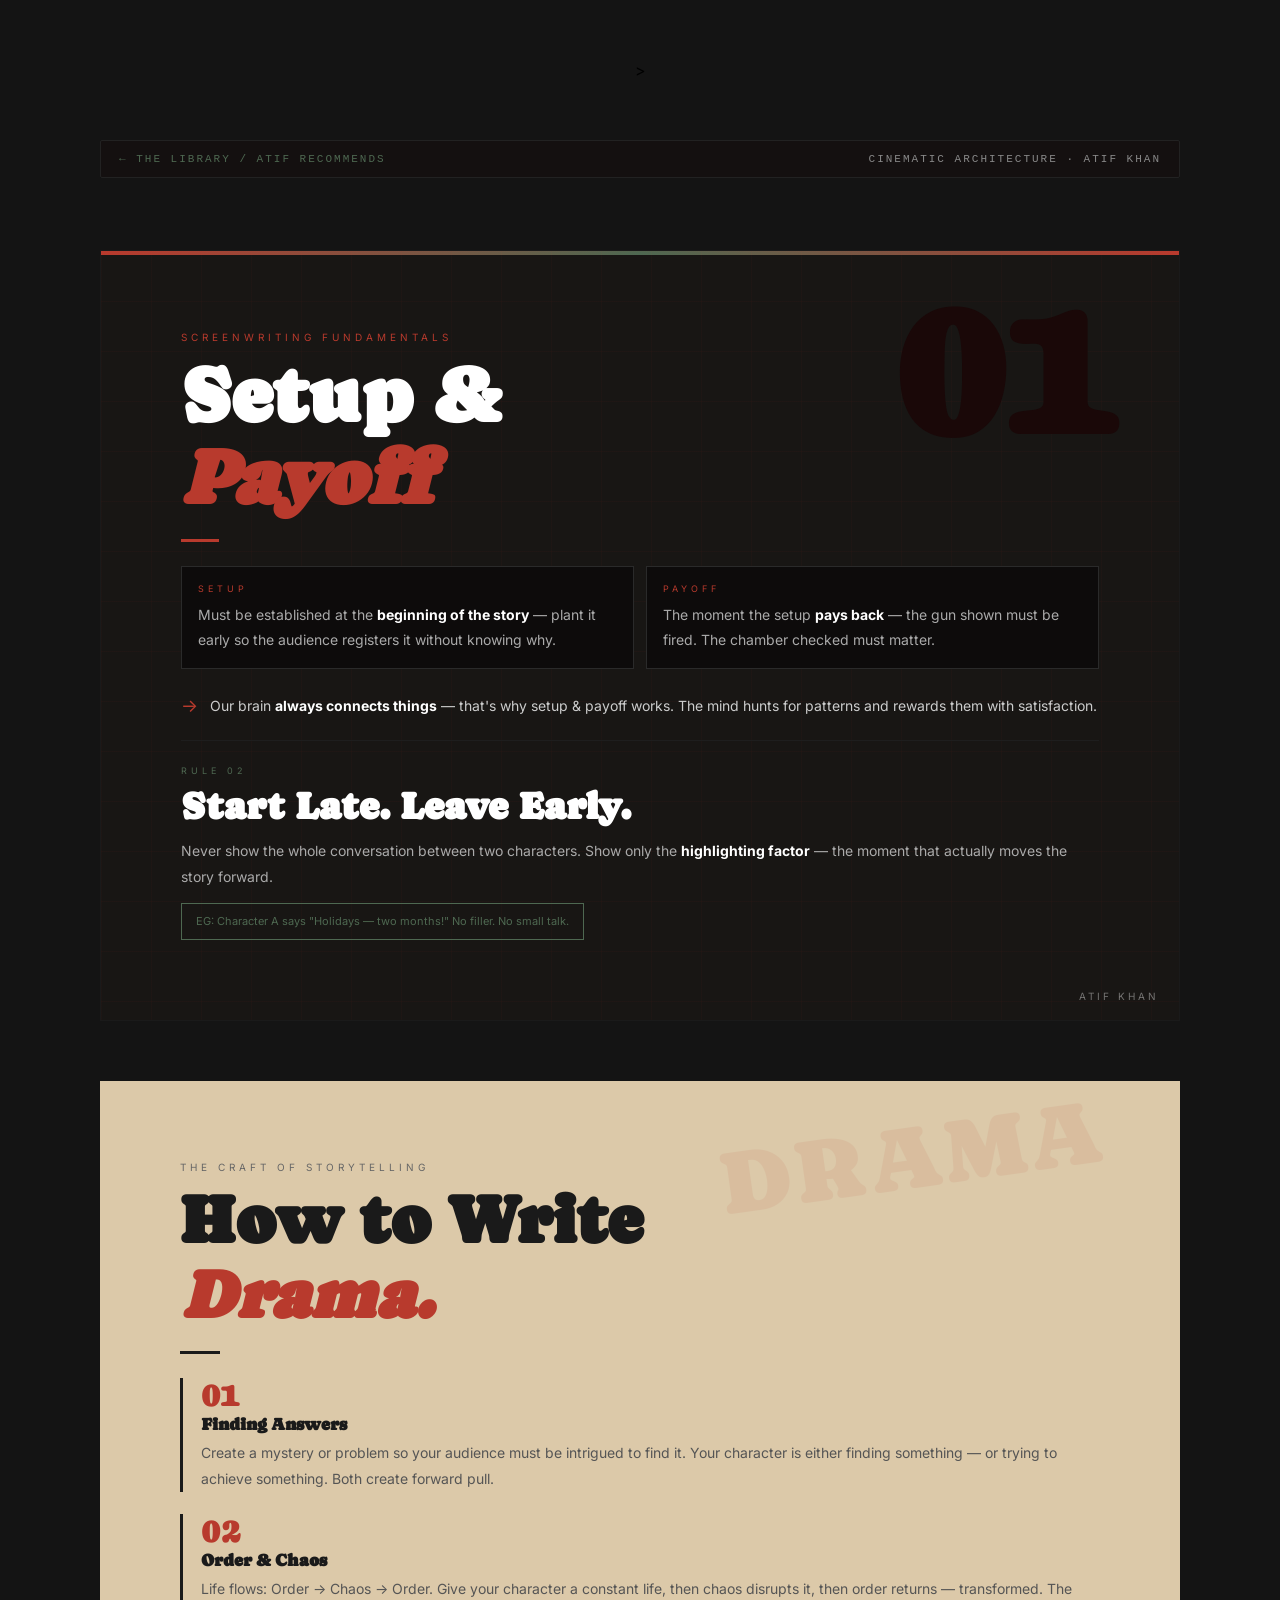
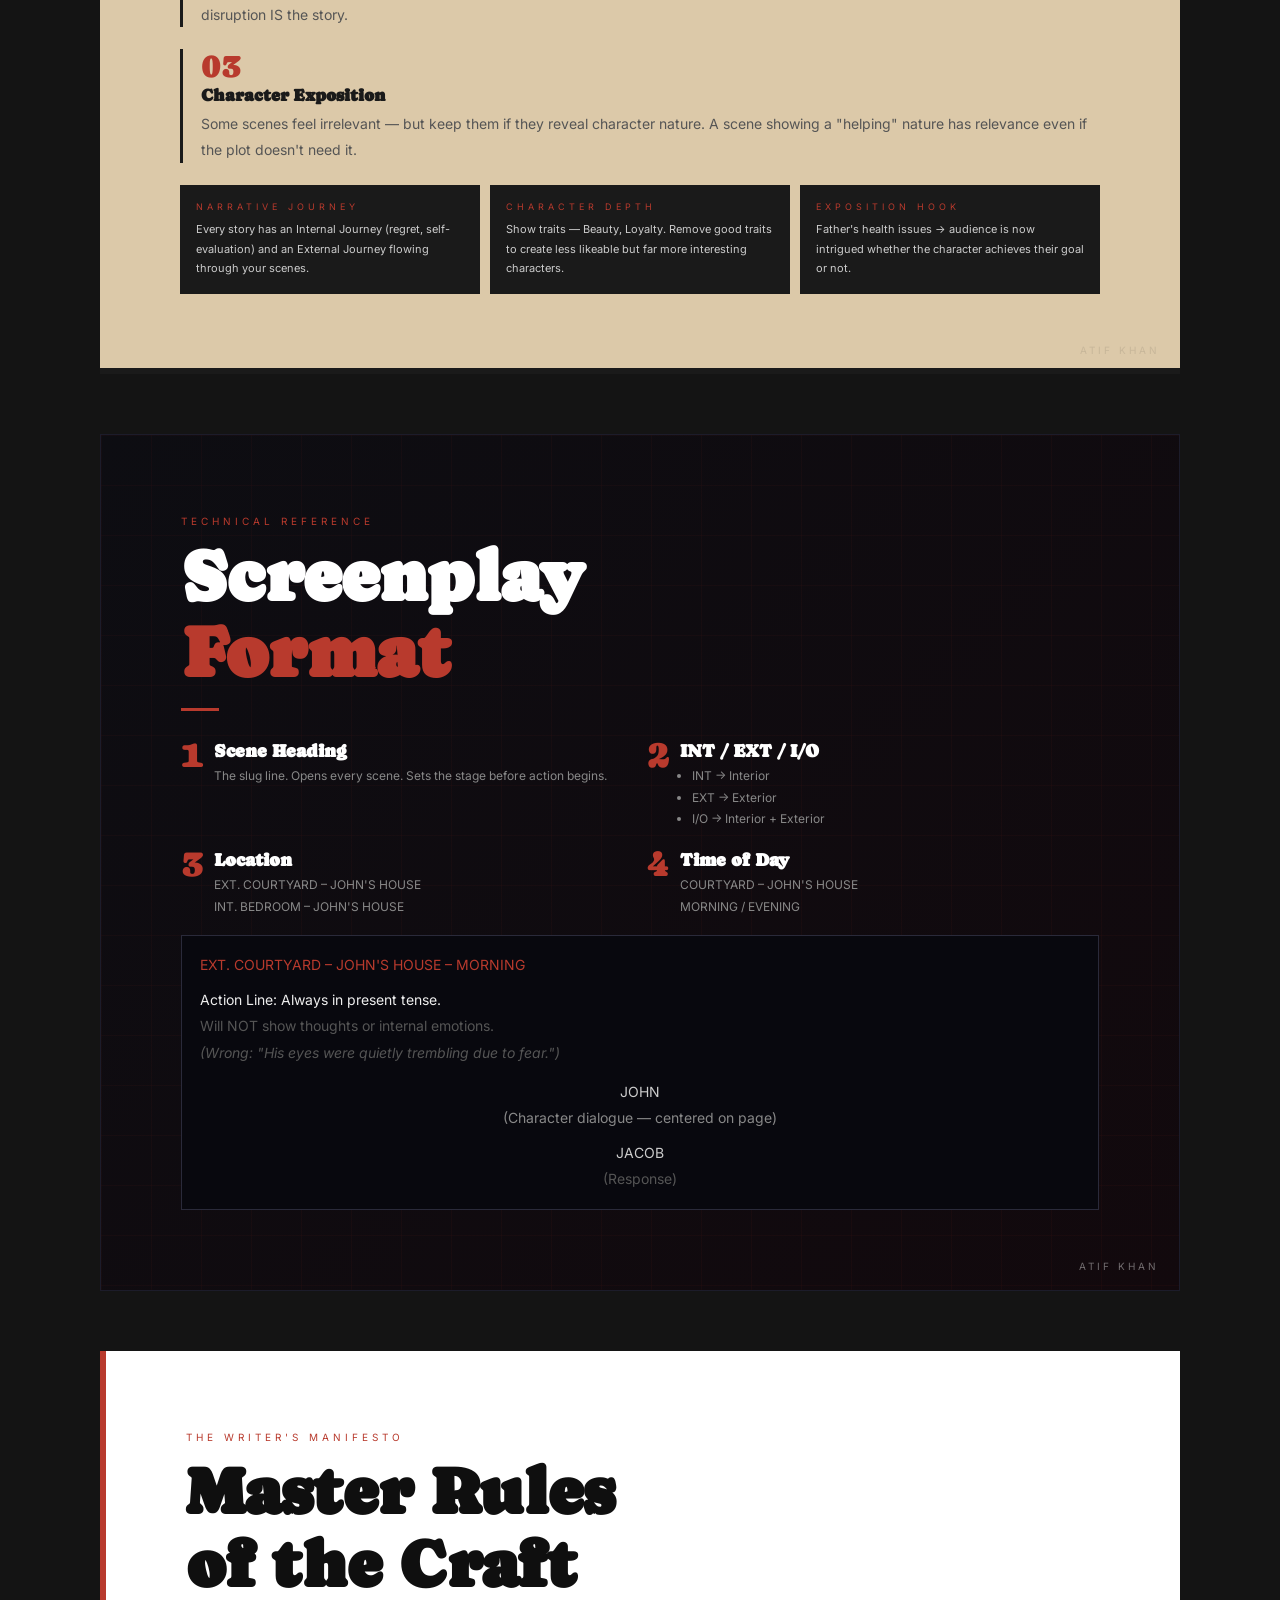
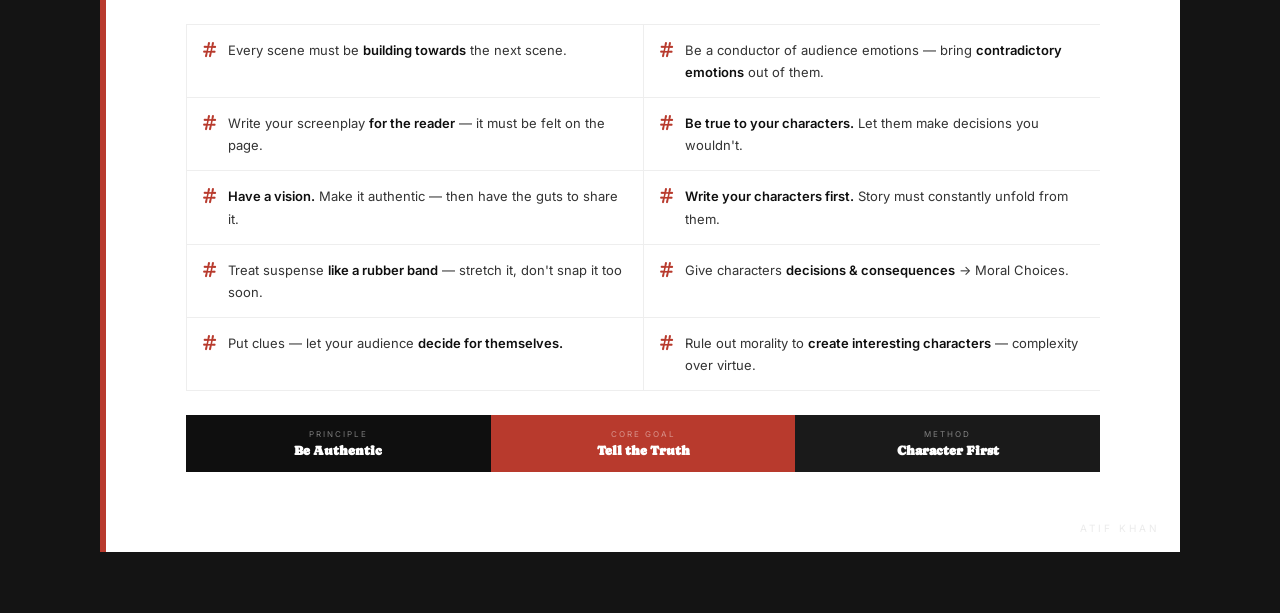
<file: screenplay-notes.html>
<!DOCTYPE html>
<html lang="en">
<head <meta http-equiv="Cache-Control" content="no-cache, no-store, must-revalidate"> >
<meta charset="UTF-8">
<meta name="viewport" content="width=device-width, initial-scale=1.0">
<title>Screenplay Notes — Atif Khan</title>
  <link rel="preconnect" href="https://fonts.googleapis.com">
  <link rel="preconnect" href="https://fonts.gstatic.com" crossorigin>
  <link href="https://fonts.googleapis.com/css2?family=Caprasimo&family=Fraunces:ital,opsz,wght@0,9..144,500;1,9..144,300&family=Inter:wght@400;500;600&display=swap" rel="stylesheet">
<style>
  :root {
    --font-headline: 'Caprasimo', Georgia, serif;
    --font-accent:   'Fraunces', Georgia, serif;
    --font-body:     'Inter', sans-serif;

    --red: #B83A2D;
    --orange: #4E6851;
    --off-white: #DCC9A9;
    --dark: #181614;
    --darker: #141414;
  }
  * { margin: 0; padding: 0; box-sizing: border-box; }
  body {
    background: var(--darker);
    display: flex;
    flex-direction: column;
    align-items: center;
    gap: 32px;
    padding: 24px 16px;
    font-family: var(--font-body);
  }
  .card {
    width: 100%;
    max-width: 1080px;
    position: relative;
    overflow: hidden;
    display: flex;
    flex-direction: column;
    justify-content: center;
  }
  .watermark {
    position: absolute;
    bottom: 18px; right: 20px;
    font-family: var(--font-body);
    font-size: 10px;
    letter-spacing: 3px;
    text-transform: uppercase;
    opacity: 0.4;
    color: #fff;
  }
  .content { position: relative; z-index: 1; }
  .grid-bg {
    position: absolute; inset: 0;
    background-image:
      linear-gradient(rgba(230,48,48,0.03) 1px, transparent 1px),
      linear-gradient(90deg, rgba(230,48,48,0.03) 1px, transparent 1px);
    background-size: 50px 50px;
    pointer-events: none;
  }

  /* CARD 1 */
  .card1 { background: var(--dark); border: 1px solid #1a1a1a; padding: 36px 22px 40px; }
  .card1::before {
    content: '';
    position: absolute; top: 0; left: 0; right: 0; height: 4px;
    background: linear-gradient(90deg, var(--red), var(--orange), var(--red));
  }
  .card1 .big-num {
    font-family: var(--font-headline);
    font-size: 110px; line-height: 1; color: #1a0808;
    position: absolute; top: 14px; right: 14px;
    letter-spacing: -4px; user-select: none; pointer-events: none;
  }
  .label {
    font-family: var(--font-body);
    font-size: 10px; letter-spacing: 4px; text-transform: uppercase;
    color: var(--red); margin-bottom: 12px;
  }
  .card1 h1 {
    font-family: var(--font-headline);
    font-size: 40px; font-weight: 900; color: #fff; line-height: 1.05;
    margin-bottom: 20px;
  }
  .card1 h1 span { color: var(--red); font-style: italic; }
  .divider { width: 38px; height: 3px; background: var(--red); margin-bottom: 24px; }
  .two-col { display: grid; grid-template-columns: 1fr 1fr; gap: 12px; margin-bottom: 24px; }
  .box { border: 1px solid #2a2a2a; padding: 16px; background: #0d0b0b; }
  .box-label {
    font-family: var(--font-body);
    font-size: 9px; letter-spacing: 4px; color: var(--red);
    text-transform: uppercase; margin-bottom: 8px;
  }
  .box p { font-family: var(--font-body); font-size: 12px; line-height: 1.8; color: #aaa; }
  .box p strong { color: #fff; }
  .rule { border: none; border-top: 1px solid #1e1e1e; margin: 22px 0; }
  .insight { display: flex; align-items: flex-start; gap: 12px; }
  .insight .arrow { font-size: 18px; color: var(--red); margin-top: 2px; flex-shrink: 0; }
  .insight p { font-family: var(--font-body); font-size: 12px; line-height: 1.8; color: #ccc; }
  .insight p strong { color: #fff; }
  .sub-rule { margin-top: 24px; }
  .label2 {
    font-family: var(--font-body);
    font-size: 9px; letter-spacing: 4px; color: var(--orange);
    text-transform: uppercase; margin-bottom: 8px;
  }
  .sub-rule h2 {
    font-family: var(--font-headline);
    font-size: 24px; font-weight: 700; color: #fff; margin-bottom: 10px;
  }
  .sub-rule p { font-family: var(--font-body); font-size: 12px; line-height: 1.8; color: #aaa; }
  .example-tag {
    display: inline-block; margin-top: 14px;
    padding: 9px 14px; border: 1px solid var(--orange);
    font-family: var(--font-body); font-size: 11px; color: var(--orange); line-height: 1.6;
  }

  /* CARD 2 */
  .card2 { background: var(--off-white); padding: 36px 22px 44px; }
  .card2::after {
    content: ''; position: absolute; bottom: 0; left: 0;
    width: 100%; height: 6px; background: #1a1a1a;
  }
  .card2 .stamp {
    position: absolute; top: 24px; right: 16px;
    font-family: var(--font-headline); font-size: 56px;
    color: var(--red); opacity: 0.08; letter-spacing: 4px;
    transform: rotate(-8deg); user-select: none;
  }
  .card2 .label { font-size: 10px; letter-spacing: 4px; color: #666; margin-bottom: 10px; }
  .card2 h1 {
    font-family: var(--font-headline);
    font-size: 38px; font-weight: 900; color: #1a1a1a; line-height: 1.1;
  }
  .card2 h1 em { color: var(--red); }
  .card2 .divider2 { width: 40px; height: 3px; background: #1a1a1a; margin: 18px 0 24px; }
  .method-block { margin-bottom: 22px; padding-left: 18px; border-left: 3px solid #1a1a1a; }
  .method-block .num {
    font-family: var(--font-headline); font-size: 34px;
    color: var(--red); line-height: 1; margin-bottom: 2px;
  }
  .method-block h3 {
    font-family: var(--font-headline); font-size: 17px;
    font-weight: 700; color: #1a1a1a; margin-bottom: 6px;
  }
  .method-block p { font-family: var(--font-body); font-size: 12px; line-height: 1.85; color: #555; }
  .three-grid { display: grid; grid-template-columns: 1fr; gap: 10px; margin-top: 18px; }
  .mini-card { background: #1a1a1a; padding: 16px; }
  .mc-label {
    font-family: var(--font-body); font-size: 9px; letter-spacing: 4px;
    color: var(--red); text-transform: uppercase; margin-bottom: 8px;
  }
  .mini-card p { font-family: var(--font-body); font-size: 11px; line-height: 1.75; color: #ccc; }
  .card2 .watermark { color: rgba(26,26,26,0.25); }

  /* CARD 3 */
  .card3 {
    background: linear-gradient(135deg, #0d0d12 0%, #12090d 100%);
    padding: 36px 22px; border: 1px solid #1c1c2a;
  }
  .card3 .grid-bg {
    position: absolute; inset: 0;
    background-image:
      linear-gradient(rgba(230,48,48,0.04) 1px, transparent 1px),
      linear-gradient(90deg, rgba(230,48,48,0.04) 1px, transparent 1px);
    background-size: 50px 50px;
  }
  .card3 .label { font-size: 10px; letter-spacing: 4px; color: var(--red); text-transform: uppercase; margin-bottom: 12px; }
  .card3 h1 { font-family: var(--font-headline); font-size: 40px; font-weight: 900; color: #fff; line-height: 1.05; }
  .card3 h1 span { color: var(--red); }
  .card3 .divider { width: 38px; height: 3px; background: var(--red); margin: 18px 0 24px; }
  .format-row { display: grid; grid-template-columns: 1fr 1fr; gap: 14px; margin-bottom: 14px; }
  .format-item { display: flex; gap: 10px; align-items: flex-start; }
  .fi-num { font-family: var(--font-headline); font-size: 38px; color: var(--red); line-height: 1; flex-shrink: 0; }
  .fi-body h4 { font-family: var(--font-headline); font-size: 13px; font-weight: 700; color: #fff; margin-bottom: 4px; margin-top: 5px; }
  .fi-body p, .fi-body ul { font-family: var(--font-body); font-size: 11px; line-height: 1.8; color: #888; }
  .fi-body ul { padding-left: 12px; }
  .terminal-box {
    margin-top: 18px; border: 1px solid #2a2a3a; background: #08080e;
    padding: 16px 18px; font-family: var(--font-body); font-size: 11px;
    color: #777; line-height: 1.9; word-break: break-word;
  }
  .t-red { color: var(--red); }
  .t-white { color: #eee; }

  /* CARD 4 */
  .card4 { background: #fff; padding: 36px 22px; border-left: 6px solid var(--red); }
  .card4 .label { font-size: 10px; letter-spacing: 4px; color: var(--red); text-transform: uppercase; margin-bottom: 12px; }
  .card4 h1 {
    font-family: var(--font-headline); font-size: 36px;
    font-weight: 900; color: #0f0f0f; line-height: 1.1; margin-bottom: 24px;
  }
  .rule-list { display: grid; grid-template-columns: 1fr; border-top: 1px solid #eee; border-left: 1px solid #eee; }
  .rule-item {
    display: flex; align-items: flex-start; gap: 12px;
    padding: 14px 16px; border-bottom: 1px solid #eee; border-right: 1px solid #eee;
  }
  .rule-item .hash { font-family: var(--font-headline); font-size: 22px; color: var(--red); flex-shrink: 0; line-height: 1; }
  .rule-item p { font-family: var(--font-body); font-size: 12px; line-height: 1.7; color: #333; }
  .rule-item p strong { color: #0f0f0f; font-weight: 600; }
  .bottom-bar { margin-top: 24px; display: flex; }
  .bbar-item { flex: 1; padding: 14px 6px; text-align: center; }
  .bbar-item:nth-child(1) { background: #0f0f0f; }
  .bbar-item:nth-child(2) { background: var(--red); }
  .bbar-item:nth-child(3) { background: #1a1a1a; }
  .bi-label { font-family: var(--font-body); font-size: 8px; letter-spacing: 2px; color: rgba(255,255,255,0.45); text-transform: uppercase; margin-bottom: 4px; }
  .bi-val { font-family: var(--font-headline); font-size: 13px; font-weight: 700; color: #fff; }
  .card4 .watermark { color: rgba(15,15,15,0.2); }

  /* TABLET 600px+ */
  @media (min-width: 600px) {
    body { padding: 48px 24px; gap: 48px; }
    .card1, .card2, .card3, .card4 { padding: 56px 48px; }
    .card1 h1 { font-size: 58px; } .card2 h1 { font-size: 52px; }
    .card3 h1 { font-size: 54px; } .card4 h1 { font-size: 50px; }
    .card1 .big-num { font-size: 160px; right: 30px; }
    .card2 .stamp { font-size: 72px; right: 44px; }
    .sub-rule h2 { font-size: 30px; }
    .three-grid { grid-template-columns: 1fr 1fr 1fr; }
    .rule-list { grid-template-columns: 1fr 1fr; }
    .rule-item:nth-child(2n) { border-right: none; }
    .box p, .insight p, .sub-rule p, .method-block p, .terminal-box, .rule-item p { font-size: 13px; }
  }

  /* DESKTOP 900px+ */
  @media (min-width: 900px) {
    body { padding: 60px 20px; gap: 60px; }
    .card1, .card2, .card3, .card4 { padding: 80px; }
    .card1 h1 { font-size: 78px; } .card2 h1 { font-size: 68px; }
    .card3 h1 { font-size: 72px; } .card4 h1 { font-size: 66px; }
    .card1 .big-num { font-size: 200px; right: 60px; }
    .card2 .stamp { font-size: 90px; right: 72px; }
    .sub-rule h2 { font-size: 38px; }
    .box p, .insight p, .sub-rule p, .method-block p, .terminal-box { font-size: 14px; }
    .rule-item p { font-size: 13px; }
    .fi-body h4 { font-size: 18px; } .fi-body p, .fi-body ul { font-size: 12px; }
  }
</style>
</head>
<body>

<!-- TOP RETURN BAR -->
<div style="width:100%;max-width:1080px;display:flex;justify-content:space-between;align-items:center;padding:12px 18px;background:#141010;border:1px solid #222;border-radius:2px;font-family:'DM Mono',monospace;font-size:11px;letter-spacing:2px;text-transform:uppercase;margin-bottom:12px;">
  <a href="index.html#archive" style="color:var(--orange);text-decoration:none;display:inline-flex;align-items:center;gap:6px;">&larr; The Library / Atif Recommends</a>
  <span style="color:#888;">Cinematic Architecture &middot; Atif Khan</span>
</div>

<!-- CARD 1 -->
<div class="card card1">
  <div class="grid-bg"></div>
  <div class="big-num">01</div>
  <div class="content">
    <div class="label">Screenwriting Fundamentals</div>
    <h1>Setup &amp;<br><span>Payoff</span></h1>
    <div class="divider"></div>
    <div class="two-col">
      <div class="box">
        <div class="box-label">Setup</div>
        <p>Must be established at the <strong>beginning of the story</strong> — plant it early so the audience registers it without knowing why.</p>
      </div>
      <div class="box">
        <div class="box-label">Payoff</div>
        <p>The moment the setup <strong>pays back</strong> — the gun shown must be fired. The chamber checked must matter.</p>
      </div>
    </div>
    <div class="insight">
      <div class="arrow">→</div>
      <p>Our brain <strong>always connects things</strong> — that's why setup &amp; payoff works. The mind hunts for patterns and rewards them with satisfaction.</p>
    </div>
    <hr class="rule">
    <div class="sub-rule">
      <div class="label2">Rule 02</div>
      <h2>Start Late. Leave Early.</h2>
      <p>Never show the whole conversation between two characters. Show only the <strong style="color:#fff">highlighting factor</strong> — the moment that actually moves the story forward.</p>
      <div class="example-tag">EG: Character A says "Holidays — two months!" No filler. No small talk.</div>
    </div>
  </div>
  <div class="watermark">Atif Khan</div>
</div>

<!-- CARD 2 -->
<div class="card card2">
  <div class="stamp">DRAMA</div>
  <div class="content">
    <div class="label">The Craft of Storytelling</div>
    <h1>How to Write<br><em>Drama.</em></h1>
    <div class="divider2"></div>
    <div class="method-block">
      <div class="num">01</div>
      <h3>Finding Answers</h3>
      <p>Create a mystery or problem so your audience must be intrigued to find it. Your character is either finding something — or trying to achieve something. Both create forward pull.</p>
    </div>
    <div class="method-block">
      <div class="num">02</div>
      <h3>Order &amp; Chaos</h3>
      <p>Life flows: Order → Chaos → Order. Give your character a constant life, then chaos disrupts it, then order returns — transformed. The disruption IS the story.</p>
    </div>
    <div class="method-block">
      <div class="num">03</div>
      <h3>Character Exposition</h3>
      <p>Some scenes feel irrelevant — but keep them if they reveal character nature. A scene showing a "helping" nature has relevance even if the plot doesn't need it.</p>
    </div>
    <div class="three-grid">
      <div class="mini-card">
        <div class="mc-label">Narrative Journey</div>
        <p>Every story has an Internal Journey (regret, self-evaluation) and an External Journey flowing through your scenes.</p>
      </div>
      <div class="mini-card">
        <div class="mc-label">Character Depth</div>
        <p>Show traits — Beauty, Loyalty. Remove good traits to create less likeable but far more interesting characters.</p>
      </div>
      <div class="mini-card">
        <div class="mc-label">Exposition Hook</div>
        <p>Father's health issues → audience is now intrigued whether the character achieves their goal or not.</p>
      </div>
    </div>
  </div>
  <div class="watermark">Atif Khan</div>
</div>

<!-- CARD 3 -->
<div class="card card3">
  <div class="grid-bg"></div>
  <div class="content">
    <div class="label">Technical Reference</div>
    <h1>Screenplay<br><span>Format</span></h1>
    <div class="divider"></div>
    <div class="format-row">
      <div class="format-item">
        <div class="fi-num">1</div>
        <div class="fi-body">
          <h4>Scene Heading</h4>
          <p>The slug line. Opens every scene. Sets the stage before action begins.</p>
        </div>
      </div>
      <div class="format-item">
        <div class="fi-num">2</div>
        <div class="fi-body">
          <h4>INT / EXT / I/O</h4>
          <ul>
            <li>INT → Interior</li>
            <li>EXT → Exterior</li>
            <li>I/O → Interior + Exterior</li>
          </ul>
        </div>
      </div>
    </div>
    <div class="format-row">
      <div class="format-item">
        <div class="fi-num">3</div>
        <div class="fi-body">
          <h4>Location</h4>
          <p>EXT. COURTYARD – JOHN'S HOUSE<br>INT. BEDROOM – JOHN'S HOUSE</p>
        </div>
      </div>
      <div class="format-item">
        <div class="fi-num">4</div>
        <div class="fi-body">
          <h4>Time of Day</h4>
          <p>COURTYARD – JOHN'S HOUSE<br>MORNING / EVENING</p>
        </div>
      </div>
    </div>
    <div class="terminal-box">
      <div class="t-red">EXT. COURTYARD – JOHN'S HOUSE – MORNING</div>
      <div class="t-white" style="margin-top:8px">Action Line: Always in present tense.</div>
      <div style="color:#555">Will NOT show thoughts or internal emotions.</div>
      <div style="color:#555;font-style:italic">(Wrong: "His eyes were quietly trembling due to fear.")</div>
      <div style="margin-top:12px;text-align:center;color:#ccc">JOHN</div>
      <div style="text-align:center;color:#888">(Character dialogue — centered on page)</div>
      <div style="margin-top:8px;text-align:center;color:#ccc">JACOB</div>
      <div style="text-align:center;color:#555">(Response)</div>
    </div>
  </div>
  <div class="watermark">Atif Khan</div>
</div>

<!-- CARD 4 -->
<div class="card card4">
  <div class="label">The Writer's Manifesto</div>
  <h1>Master Rules<br>of the Craft</h1>
  <div class="rule-list">
    <div class="rule-item"><div class="hash">#</div><p>Every scene must be <strong>building towards</strong> the next scene.</p></div>
    <div class="rule-item"><div class="hash">#</div><p>Be a conductor of audience emotions — bring <strong>contradictory emotions</strong> out of them.</p></div>
    <div class="rule-item"><div class="hash">#</div><p>Write your screenplay <strong>for the reader</strong> — it must be felt on the page.</p></div>
    <div class="rule-item"><div class="hash">#</div><p><strong>Be true to your characters.</strong> Let them make decisions you wouldn't.</p></div>
    <div class="rule-item"><div class="hash">#</div><p><strong>Have a vision.</strong> Make it authentic — then have the guts to share it.</p></div>
    <div class="rule-item"><div class="hash">#</div><p><strong>Write your characters first.</strong> Story must constantly unfold from them.</p></div>
    <div class="rule-item"><div class="hash">#</div><p>Treat suspense <strong>like a rubber band</strong> — stretch it, don't snap it too soon.</p></div>
    <div class="rule-item"><div class="hash">#</div><p>Give characters <strong>decisions &amp; consequences</strong> → Moral Choices.</p></div>
    <div class="rule-item"><div class="hash">#</div><p>Put clues — let your audience <strong>decide for themselves.</strong></p></div>
    <div class="rule-item"><div class="hash">#</div><p>Rule out morality to <strong>create interesting characters</strong> — complexity over virtue.</p></div>
  </div>
  <div class="bottom-bar">
    <div class="bbar-item"><div class="bi-label">Principle</div><div class="bi-val">Be Authentic</div></div>
    <div class="bbar-item"><div class="bi-label">Core Goal</div><div class="bi-val">Tell the Truth</div></div>
    <div class="bbar-item"><div class="bi-label">Method</div><div class="bi-val">Character First</div></div>
  </div>
  <div class="watermark">Atif Khan</div>
</div>

</body>
</html>
</file>
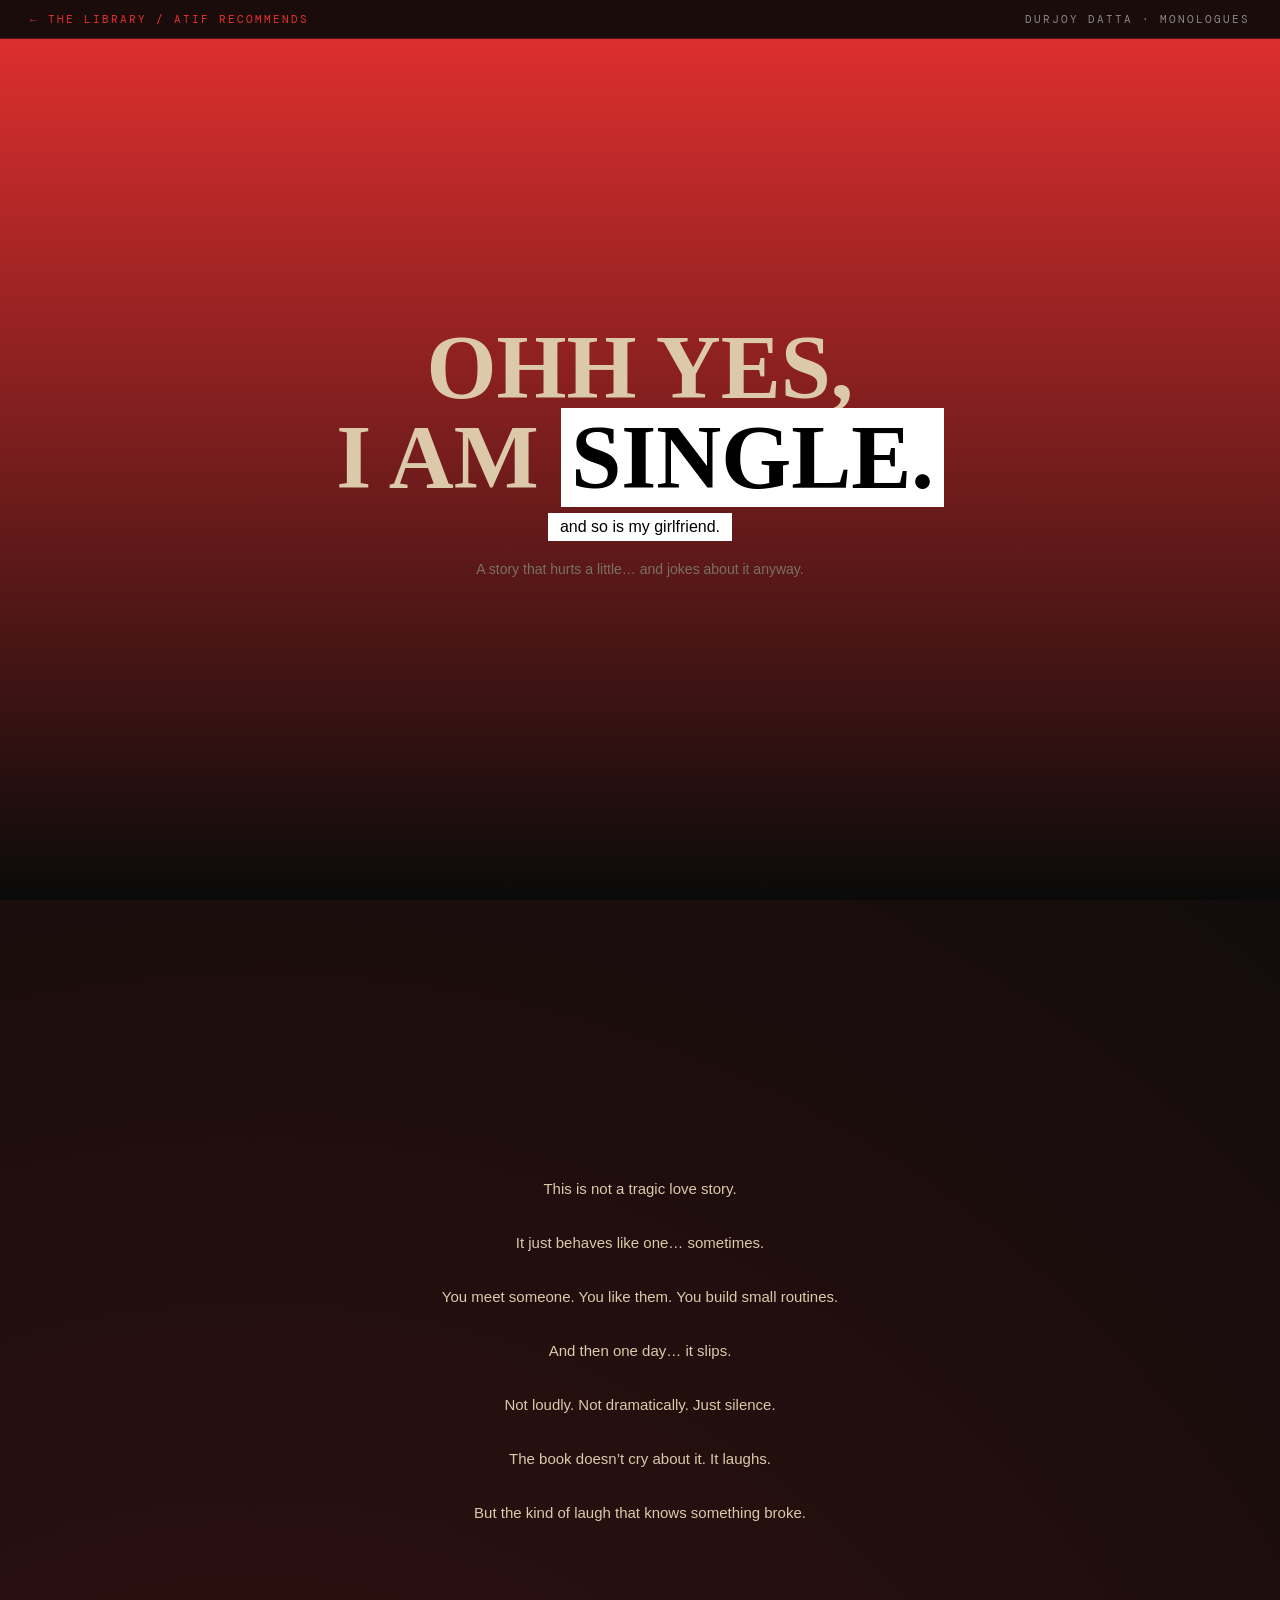
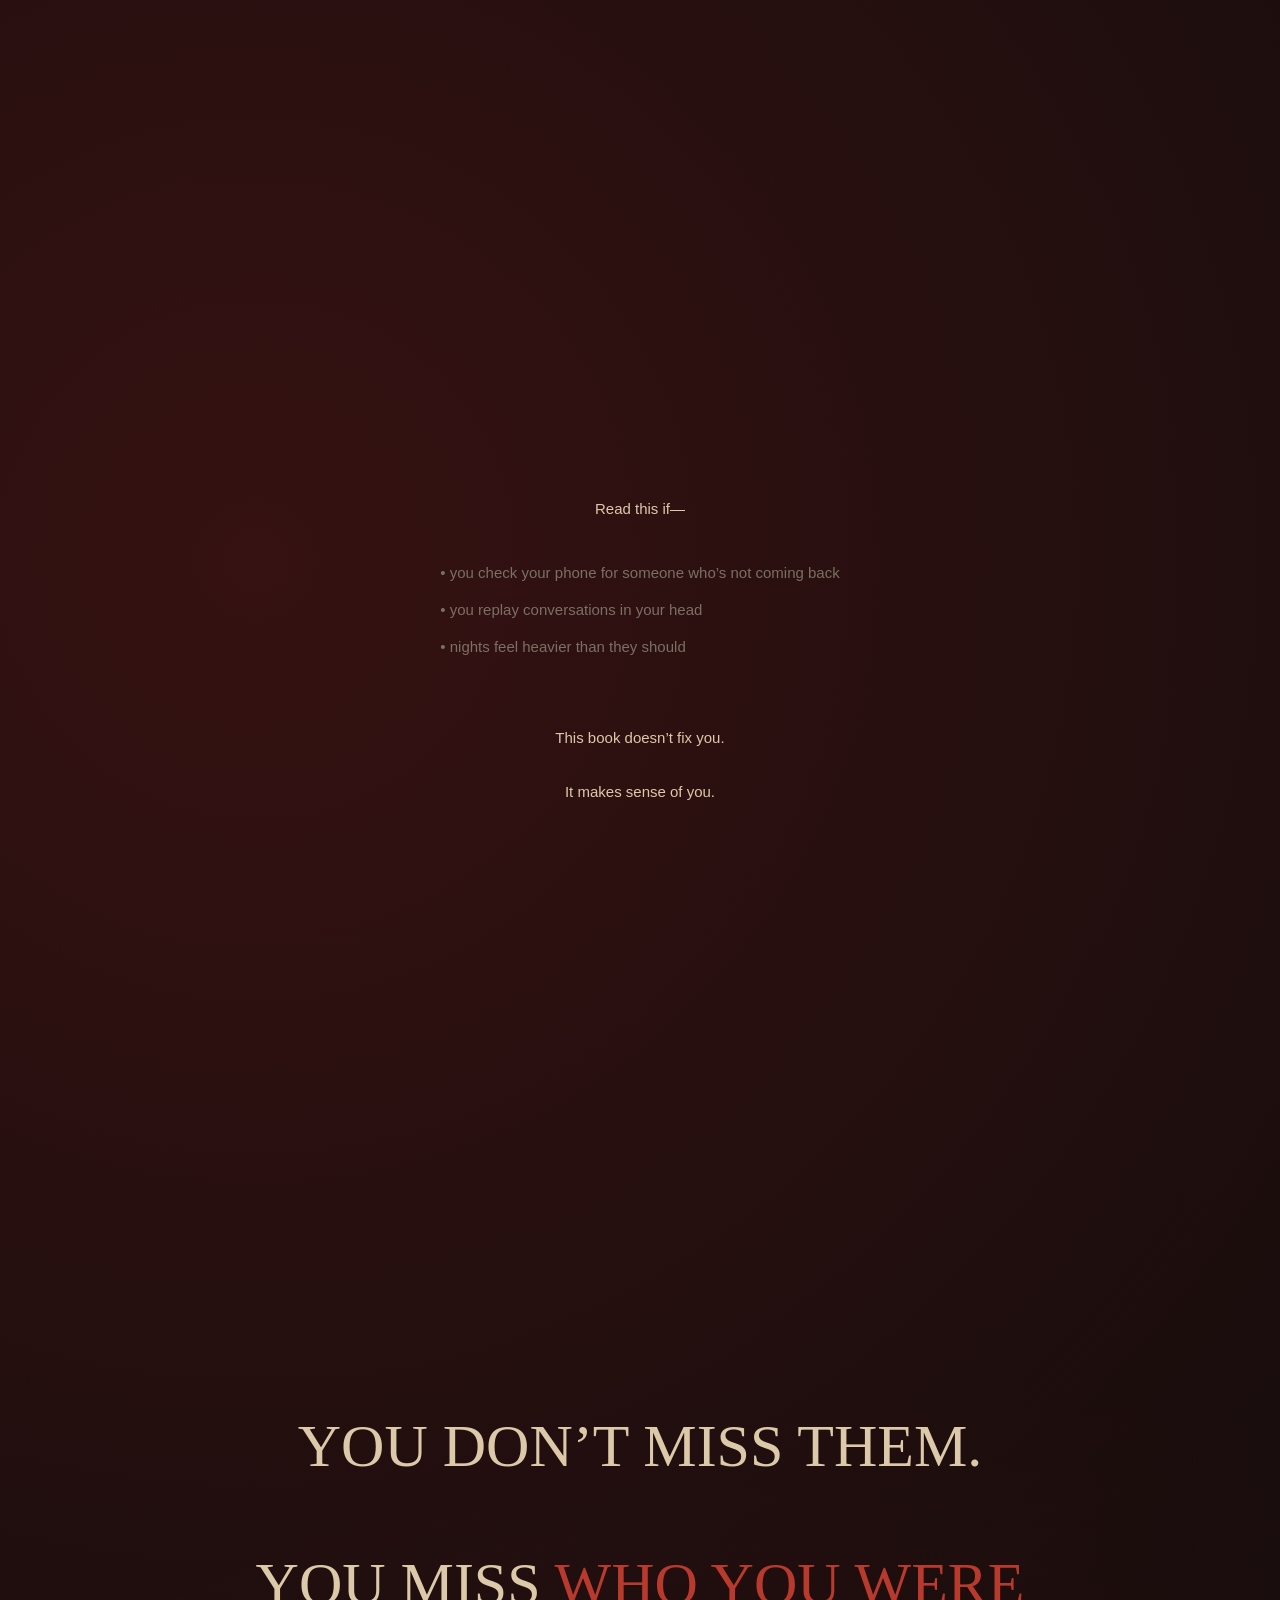
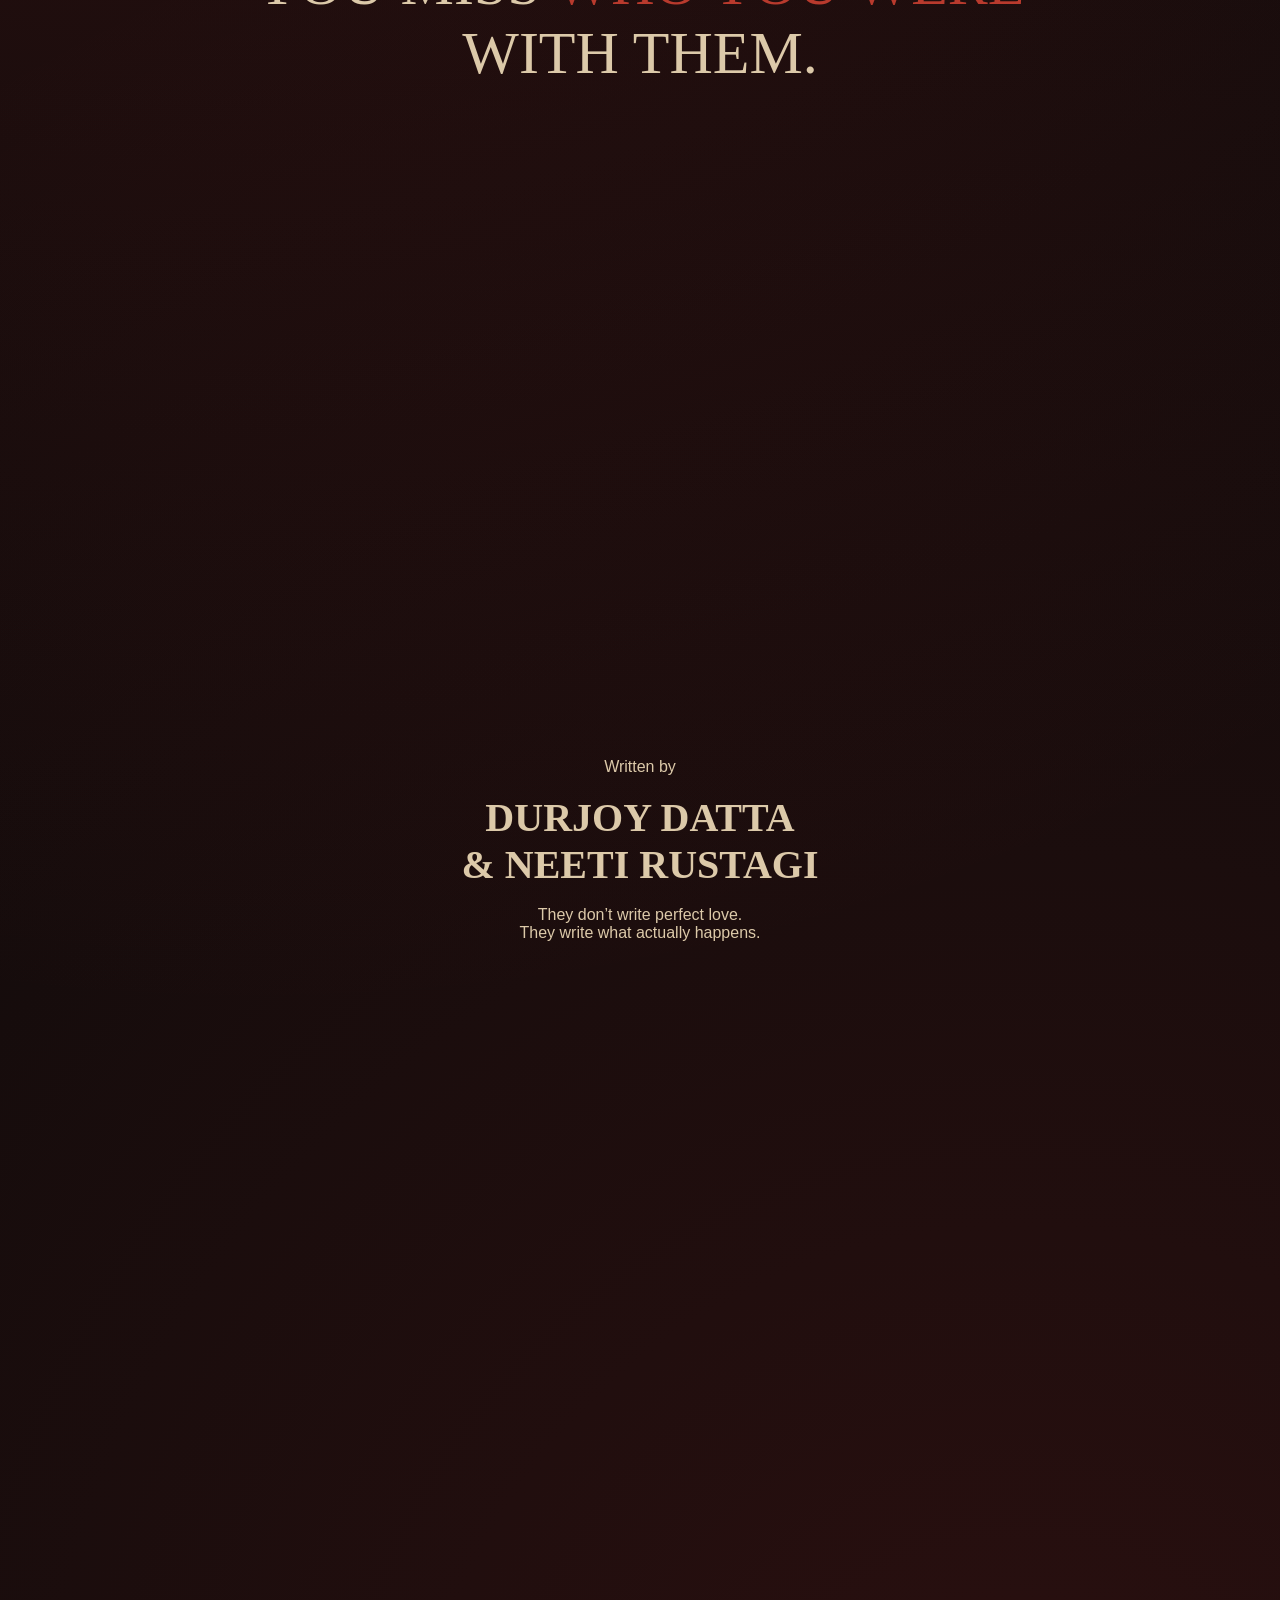
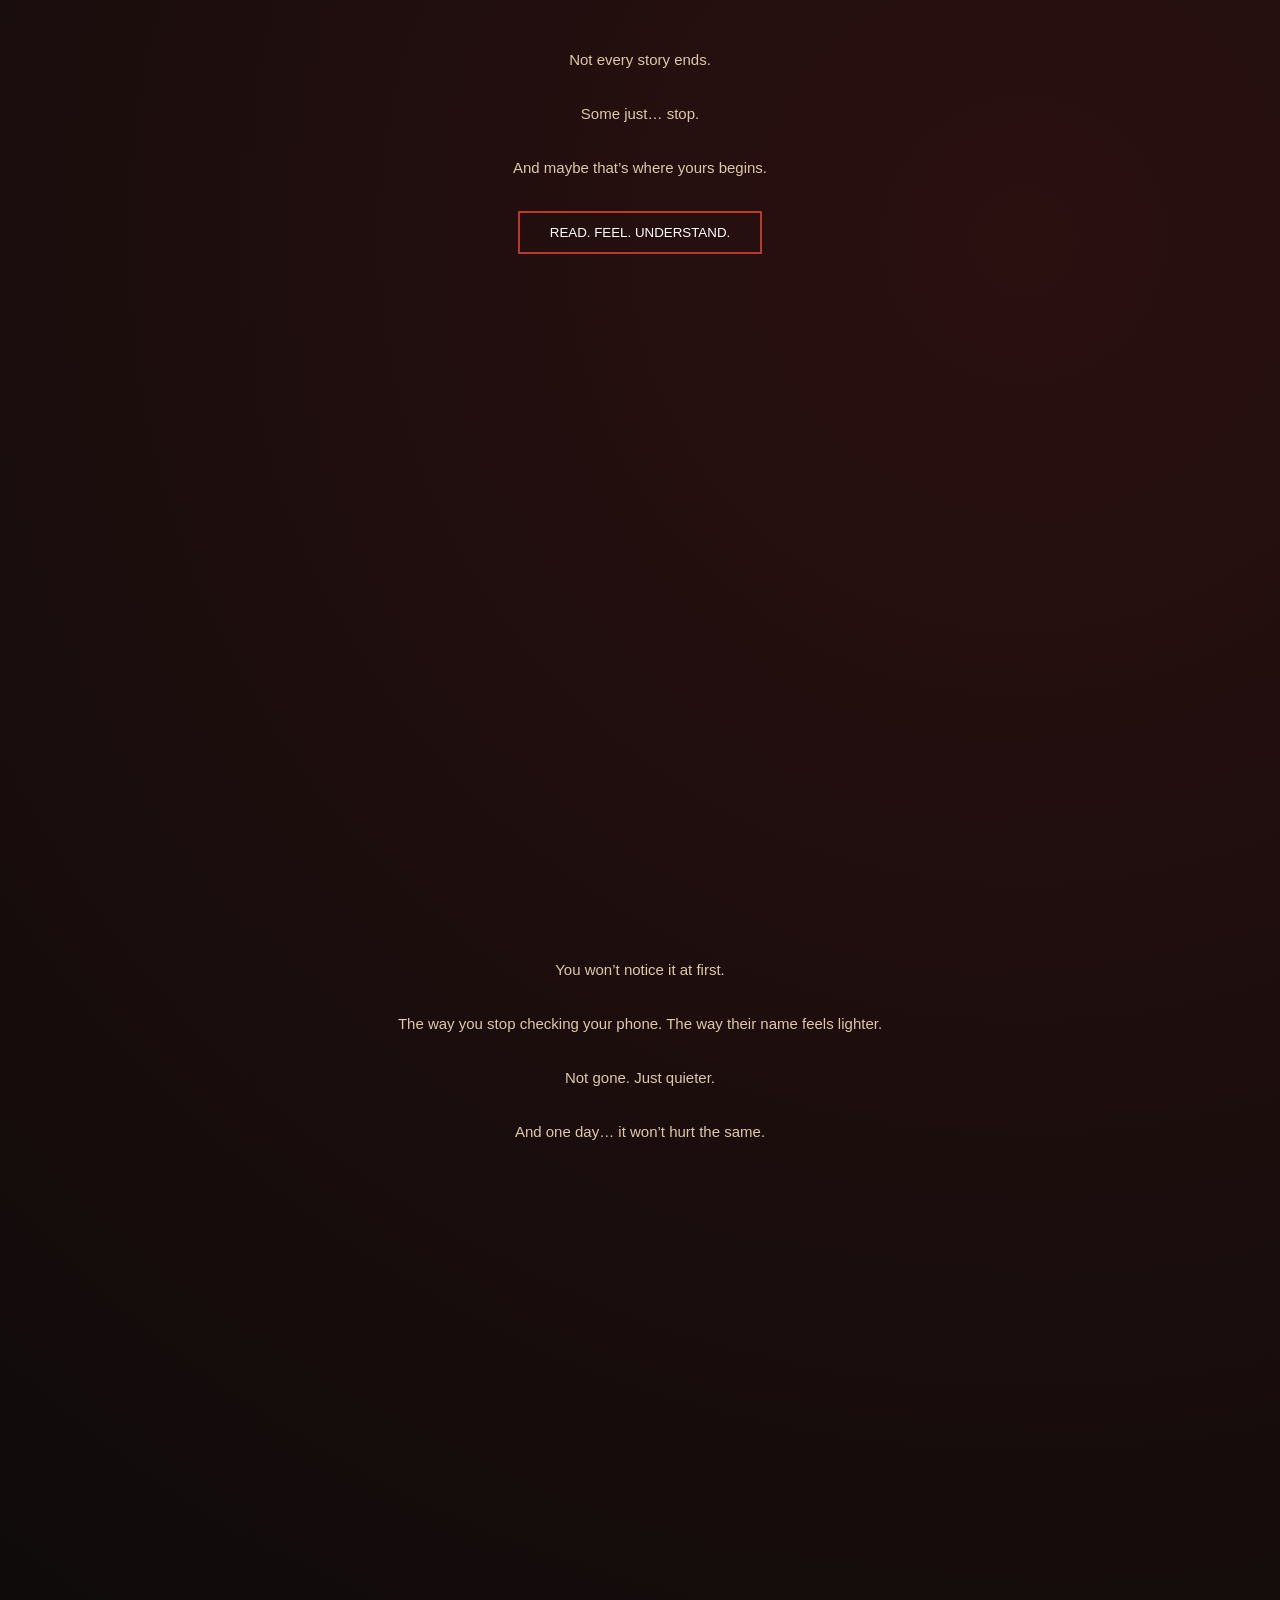
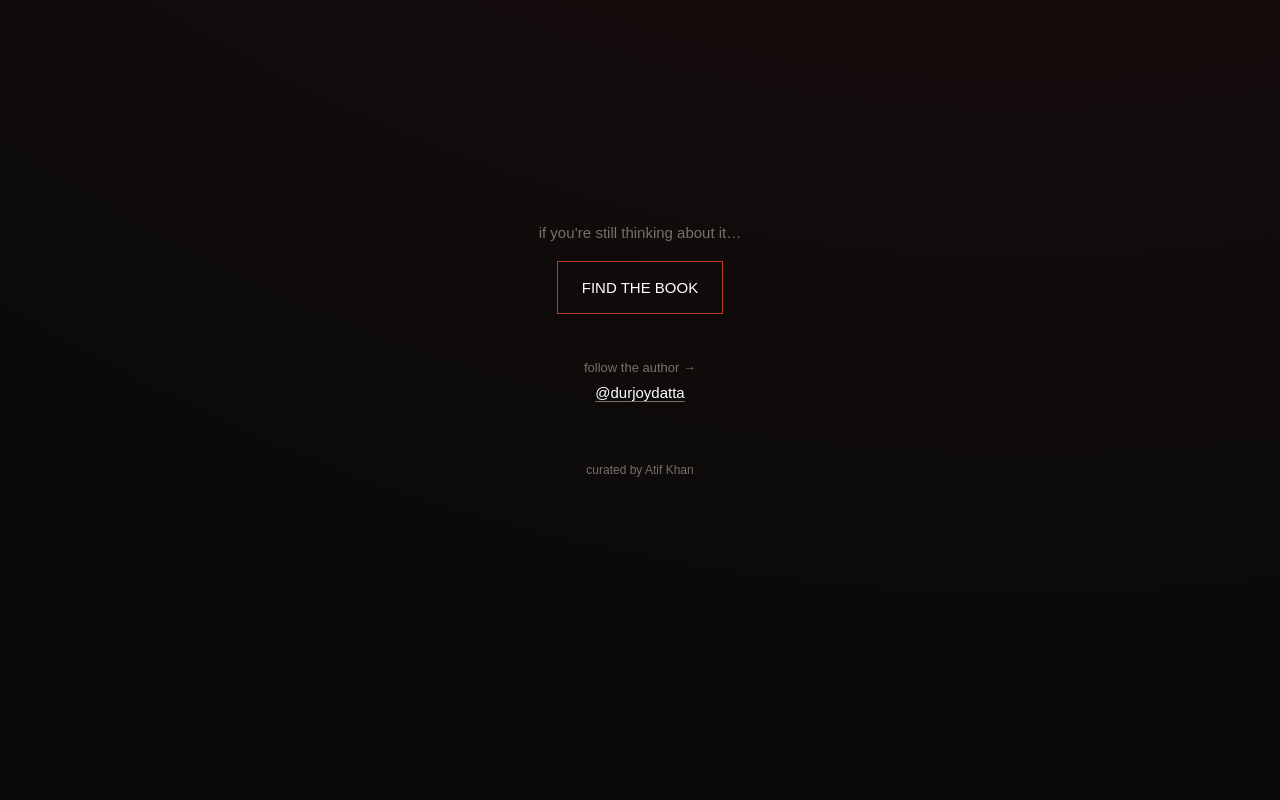
<file: single.html>
<!DOCTYPE html>
<html lang="en">
<head>
<meta charset="UTF-8">
<meta name="viewport" content="width=device-width, initial-scale=1.0">

<title>Ohh Yes I Am Single — Atif Khan</title>

<link href="https://fonts.googleapis.com/css2?family=Bebas+Neue&family=DM+Mono:wght@300;400&display=swap" rel="stylesheet">

<style>

/* RESET */
* {
  margin: 0;
  padding: 0;
  box-sizing: border-box;
}

:root {
  --font-headline: 'Caprasimo', Georgia, serif;
  --font-accent:   'Fraunces', Georgia, serif;
  --font-body:     'Inter', sans-serif;

  --bg: #141414;
  --red: #B83A2D;
  --white: #DCC9A9;
  --grey: #7A7063;
  --forest: #4E6851;
}

/* BODY */
body {
  background: radial-gradient(circle at 20% 30%, rgba(230,48,48,0.2), transparent 40%),
              radial-gradient(circle at 80% 70%, rgba(230,48,48,0.15), transparent 40%),
              #0a0a0a;
  color: var(--white);
  font-family: var(--font-body);
  overflow-x: hidden;
}

/* GLOW */
body::before {
  content: "";
  position: fixed;
  width: 500px;
  height: 500px;
  background: radial-gradient(circle, rgba(230,48,48,0.3), transparent 70%);
  top: -100px;
  left: -100px;
  filter: blur(120px);
  animation: floatGlow 10s infinite alternate ease-in-out;
  z-index: -1;
}

@keyframes floatGlow {
  0% { transform: translate(0,0); }
  100% { transform: translate(200px,150px); }
}

/* SECTION */
section {
  min-height: 100vh;
  padding: 80px 20px;
  display: flex;
  align-items: center;
  justify-content: center;
  text-align: center;
}

/* HERO */
.hero {
  background: linear-gradient(180deg, #e63030 0%, #0a0a0a 100%);
}

.hero h1 {
  font-family: var(--font-headline);
  font-size: 90px;
  line-height: 1;
  animation: glitch 2s infinite;
}

.hero span {
  background: white;
  color: black;
  padding: 0 10px;
}

.tagline {
  margin-top: 10px;
  background: white;
  color: black;
  display: inline-block;
  padding: 5px 12px;
}

.sub {
  margin-top: 20px;
  color: var(--grey);
  font-size: 14px;
}

/* GLITCH */
@keyframes glitch {
  0% { text-shadow: 2px 2px red; }
  25% { text-shadow: -2px -2px white; }
  50% { text-shadow: 2px -2px red; }
  75% { text-shadow: -2px 2px white; }
  100% { text-shadow: 2px 2px red; }
}

/* CONTENT */
.content {
  max-width: 700px;
  line-height: 1.8;
  font-size: 15px;
}

/* LIST */
ul {
  list-style: none;
  text-align: left;
}

ul li {
  margin: 10px 0;
  color: var(--grey);
}

/* QUOTE */
.quote {
  font-family: var(--font-headline);
  font-size: 60px;
}

.quote span {
  color: var(--red);
}

/* AUTHOR */
.author h2 {
  font-family: var(--font-headline);
  font-size: 40px;
}

/* BUTTON */
.cta button {
  margin-top: 30px;
  padding: 12px 30px;
  border: 2px solid var(--red);
  background: transparent;
  color: white;
  cursor: pointer;
  position: relative;
  overflow: hidden;
}

.cta button::after {
  content: "";
  position: absolute;
  width: 0%;
  height: 100%;
  background: var(--red);
  left: 0;
  top: 0;
  transition: 0.3s;
  z-index: -1;
}

.cta button:hover::after {
  width: 100%;
}

.cta button:hover {
  color: black;
}

/* LINK BUTTON */
.link-btn {
  display: inline-block;
  margin: 15px 0;
  padding: 12px 24px;
  border: 1px solid var(--red);
  text-decoration: none;
  color: white;
  transition: 0.3s;
}

.link-btn:hover {
  background: var(--red);
  color: black;
}

/* FADE */
.fade {
  opacity: 0;
  transform: translateY(40px);
  transition: 0.8s;
}

.fade.show {
  opacity: 1;
  transform: translateY(0);
}

/* MOBILE */
@media (max-width: 600px) {

  section {
    padding: 60px 15px;
  }

  .hero h1 {
    font-size: 42px;
  }

  .tagline {
    font-size: 14px;
  }

  .content {
    font-size: 14px;
    line-height: 1.6;
  }

  .quote {
    font-size: 30px;
  }

  .cta button {
    width: 100%;
    padding: 14px;
  }
}

</style>
</head>

<body>

<!-- TOP RETURN BAR -->
<div style="position:fixed;top:0;left:0;right:0;z-index:99999;padding:12px 30px;display:flex;justify-content:space-between;align-items:center;background:rgba(10,10,10,0.92);backdrop-filter:blur(10px);border-bottom:1px solid rgba(230,48,48,0.25);font-family:'DM Mono',monospace;font-size:11px;letter-spacing:2px;text-transform:uppercase;">
  <a href="index.html#archive" style="color:#e63030;text-decoration:none;display:inline-flex;align-items:center;gap:6px;transition:color 0.2s;">&larr; The Library / Atif Recommends</a>
  <span style="color:#888;">Durjoy Datta &middot; Monologues</span>
</div>

<!-- HERO -->
<section class="hero fade">
  <div>
    <h1>
      OHH YES,<br>
      I AM <span>SINGLE.</span>
    </h1>
    <p class="tagline">and so is my girlfriend.</p>
    <p class="sub">A story that hurts a little… and jokes about it anyway.</p>
  </div>
</section>

<!-- SUMMARY -->
<section class="fade">
  <div class="content">
    <p>This is not a tragic love story.</p><br>
    <p>It just behaves like one… sometimes.</p><br>
    <p>You meet someone. You like them. You build small routines.</p><br>
    <p>And then one day… it slips.</p><br>
    <p>Not loudly. Not dramatically. Just silence.</p><br>
    <p>The book doesn’t cry about it. It laughs.</p><br>
    <p>But the kind of laugh that knows something broke.</p>
  </div>
</section>

<!-- WHY -->
<section class="fade">
  <div class="content">
    <p>Read this if—</p><br>
    <ul>
      <li>• you check your phone for someone who’s not coming back</li>
      <li>• you replay conversations in your head</li>
      <li>• nights feel heavier than they should</li>
    </ul>
    <br><br>
    <p>This book doesn’t fix you.</p><br>
    <p>It makes sense of you.</p>
  </div>
</section>

<!-- QUOTE -->
<section class="fade">
  <div class="quote">
    YOU DON’T MISS THEM.<br><br>
    YOU MISS <span>WHO YOU WERE</span><br>
    WITH THEM.
  </div>
</section>

<!-- AUTHOR -->
<section class="fade author">
  <div>
    <p>Written by</p><br>
    <h2>DURJOY DATTA<br>& NEETI RUSTAGI</h2><br>
    <p>They don’t write perfect love.<br>They write what actually happens.</p>
  </div>
</section>

<!-- CTA -->
<section class="fade cta">
  <div class="content">
    <p>Not every story ends.</p><br>
    <p>Some just… stop.</p><br>
    <p>And maybe that’s where yours begins.</p>
    <button>READ. FEEL. UNDERSTAND.</button>
  </div>
</section>

<!-- FINAL -->
<section class="fade">
  <div class="content">
    <p>You won’t notice it at first.</p><br>
    <p>The way you stop checking your phone. The way their name feels lighter.</p><br>
    <p>Not gone. Just quieter.</p><br>
    <p>And one day… it won’t hurt the same.</p>
  </div>
</section>

<!-- FOOTER -->
<section class="fade">
  <div class="content">

    <p style="color: var(--grey);">if you’re still thinking about it…</p>

    <!-- WORKING AMAZON SEARCH LINK -->
    <a href="https://www.amazon.in/s?k=ohh+yes+i+am+single+durjoy+datta" target="_blank" class="link-btn">
      FIND THE BOOK
    </a>

    <br><br>

    <p style="font-size:13px; color: var(--grey);">follow the author →</p>

    <!-- FIXED INSTAGRAM LINK -->
    <a href="https://instagram.com/durjoydatta" target="_blank"
       style="color:white; text-decoration:none; border-bottom:1px solid var(--grey);">
      @durjoydatta
    </a>

    <br><br><br>

    <p style="font-size:12px; color: var(--grey);">curated by Atif Khan</p>

  </div>
</section>

<script>

/* SCROLL ANIMATION */
const faders = document.querySelectorAll('.fade');

const observer = new IntersectionObserver(entries => {
  entries.forEach(entry => {
    if(entry.isIntersecting){
      entry.target.classList.add('show');
    }
  });
});

faders.forEach(el => observer.observe(el));

</script>

</body>
</html>
</file>
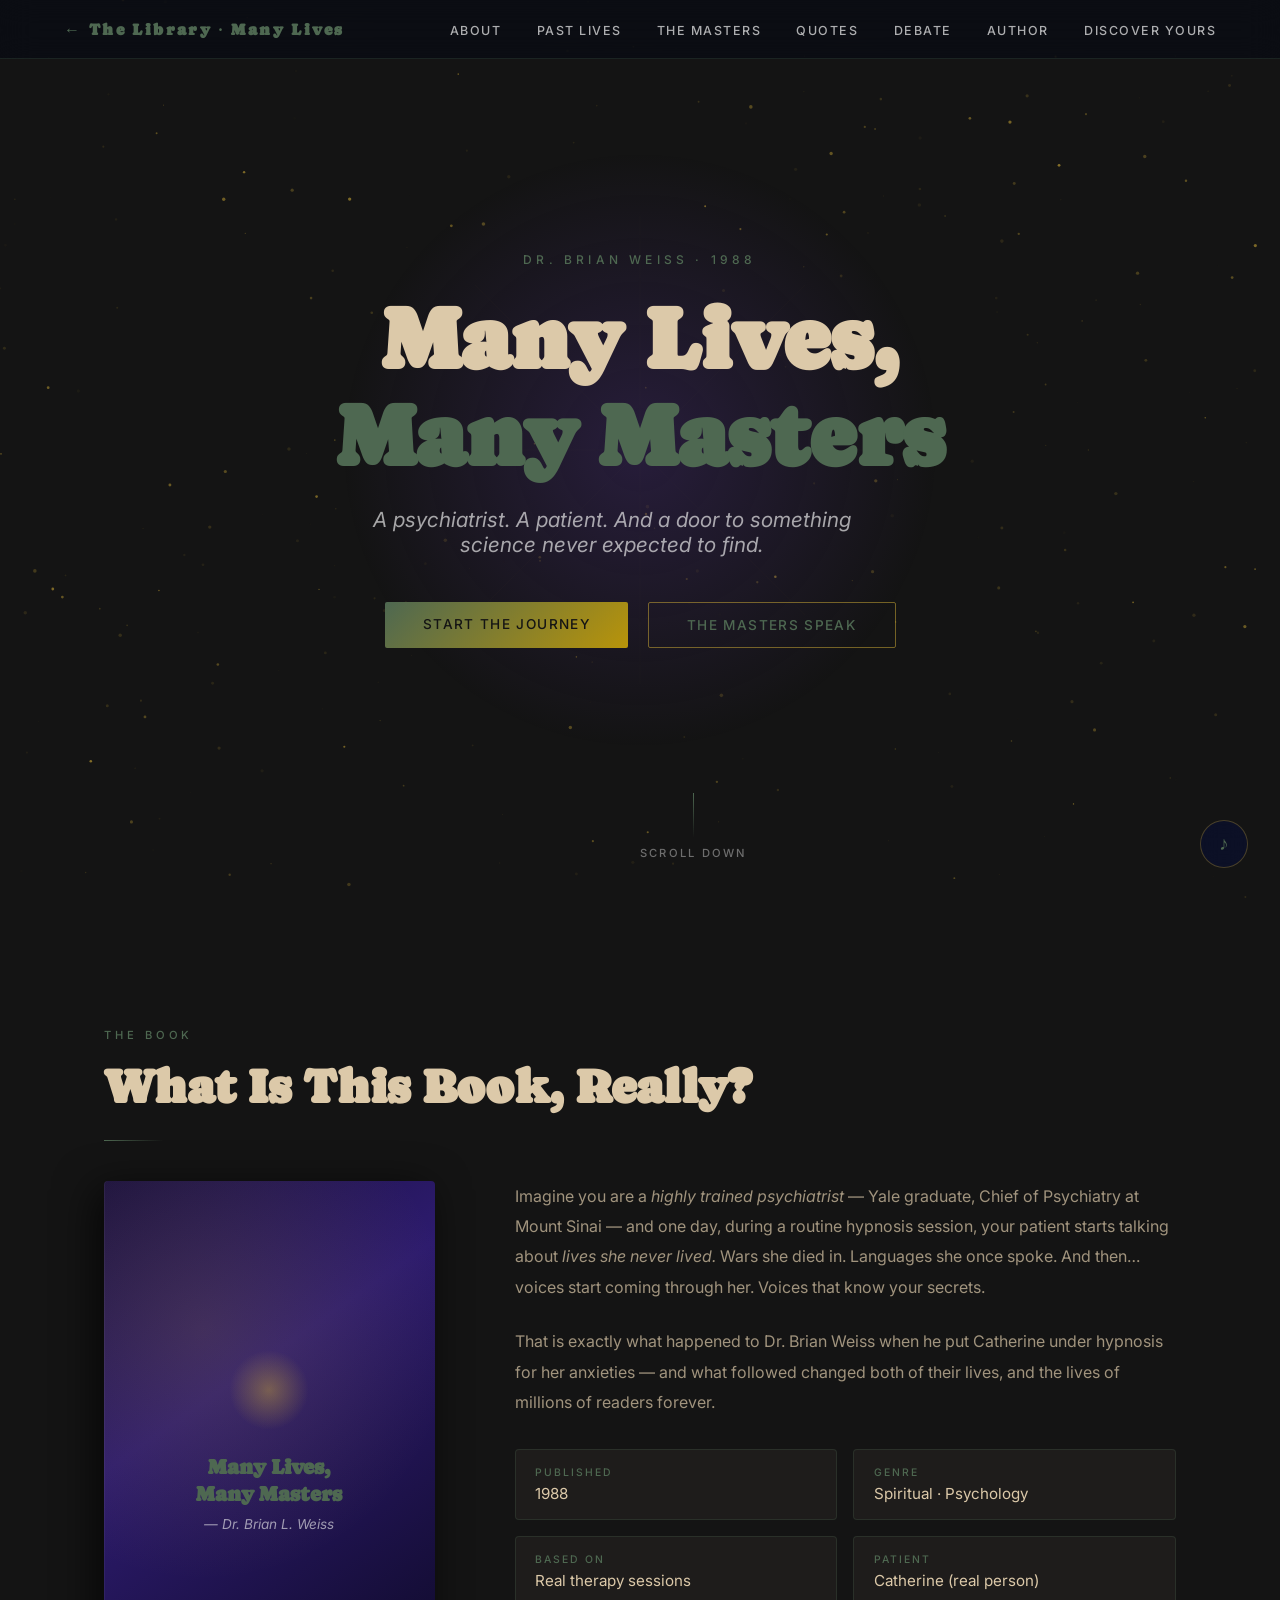
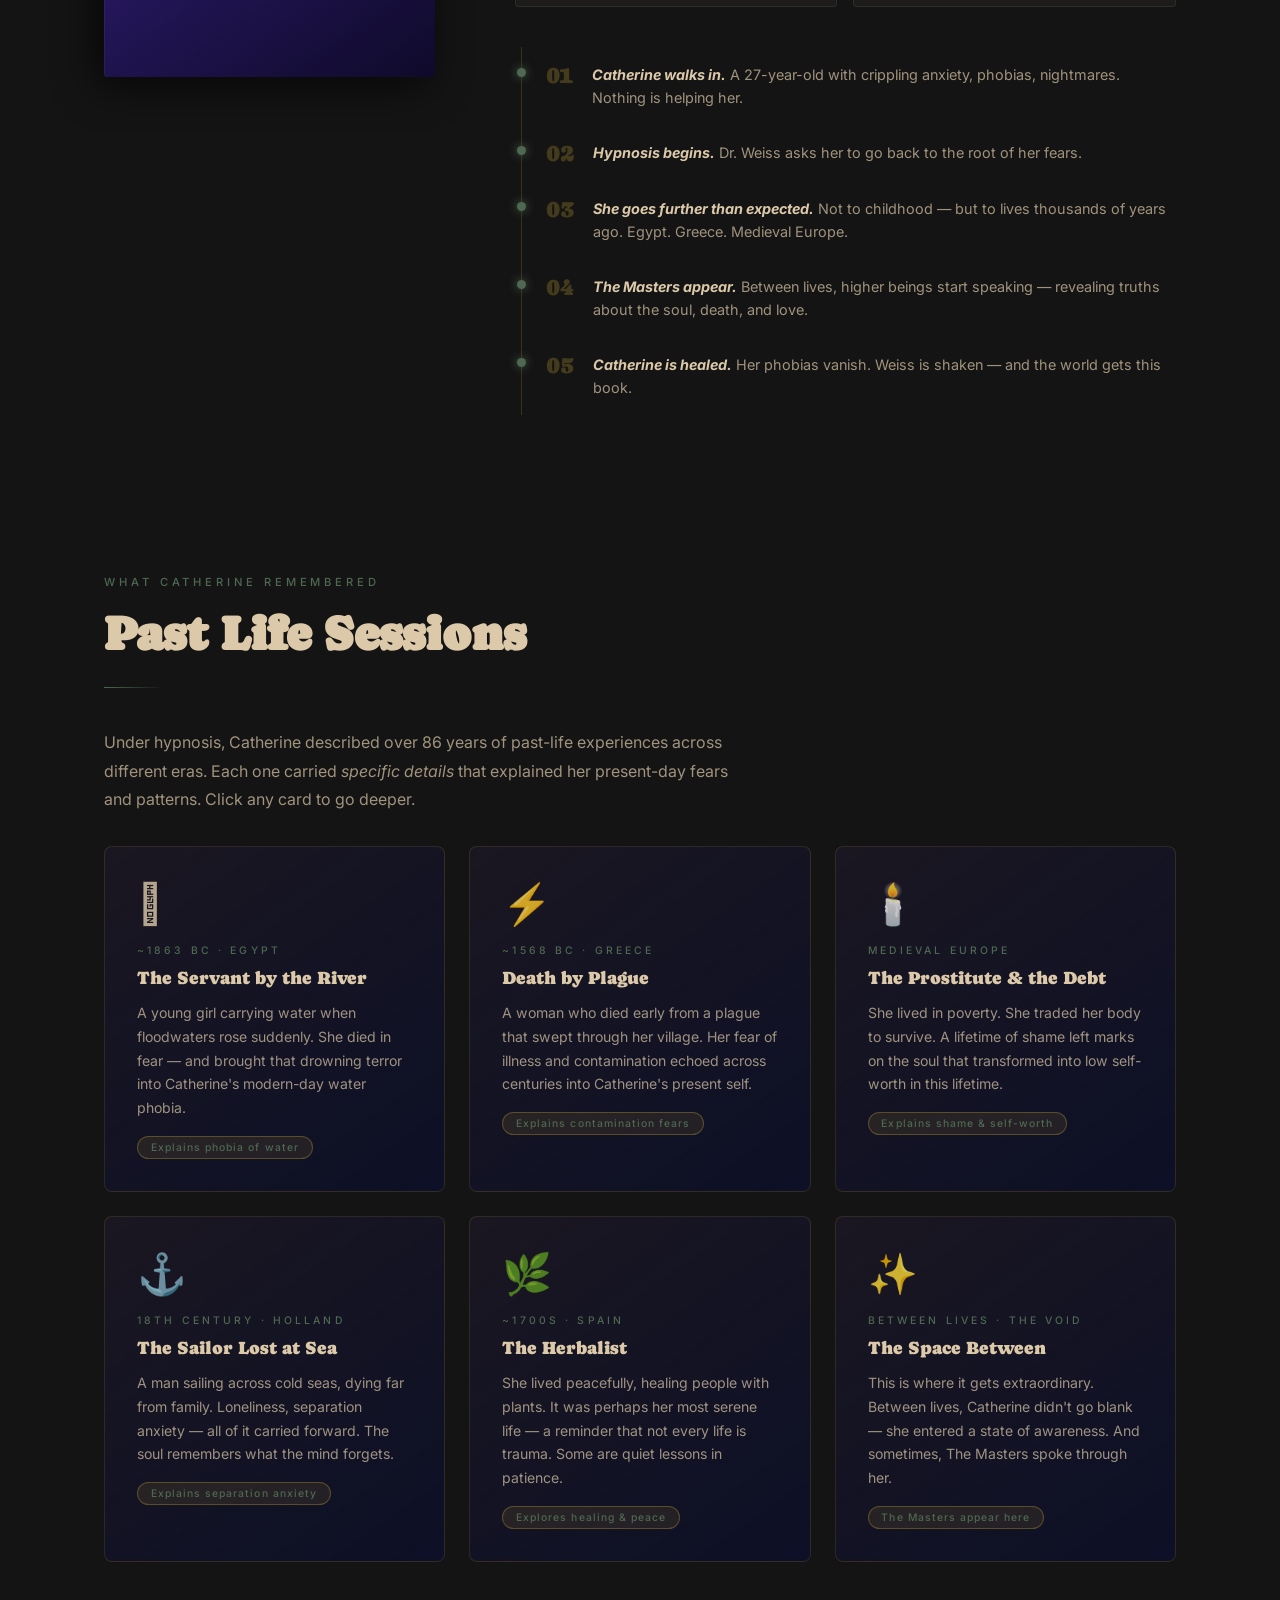
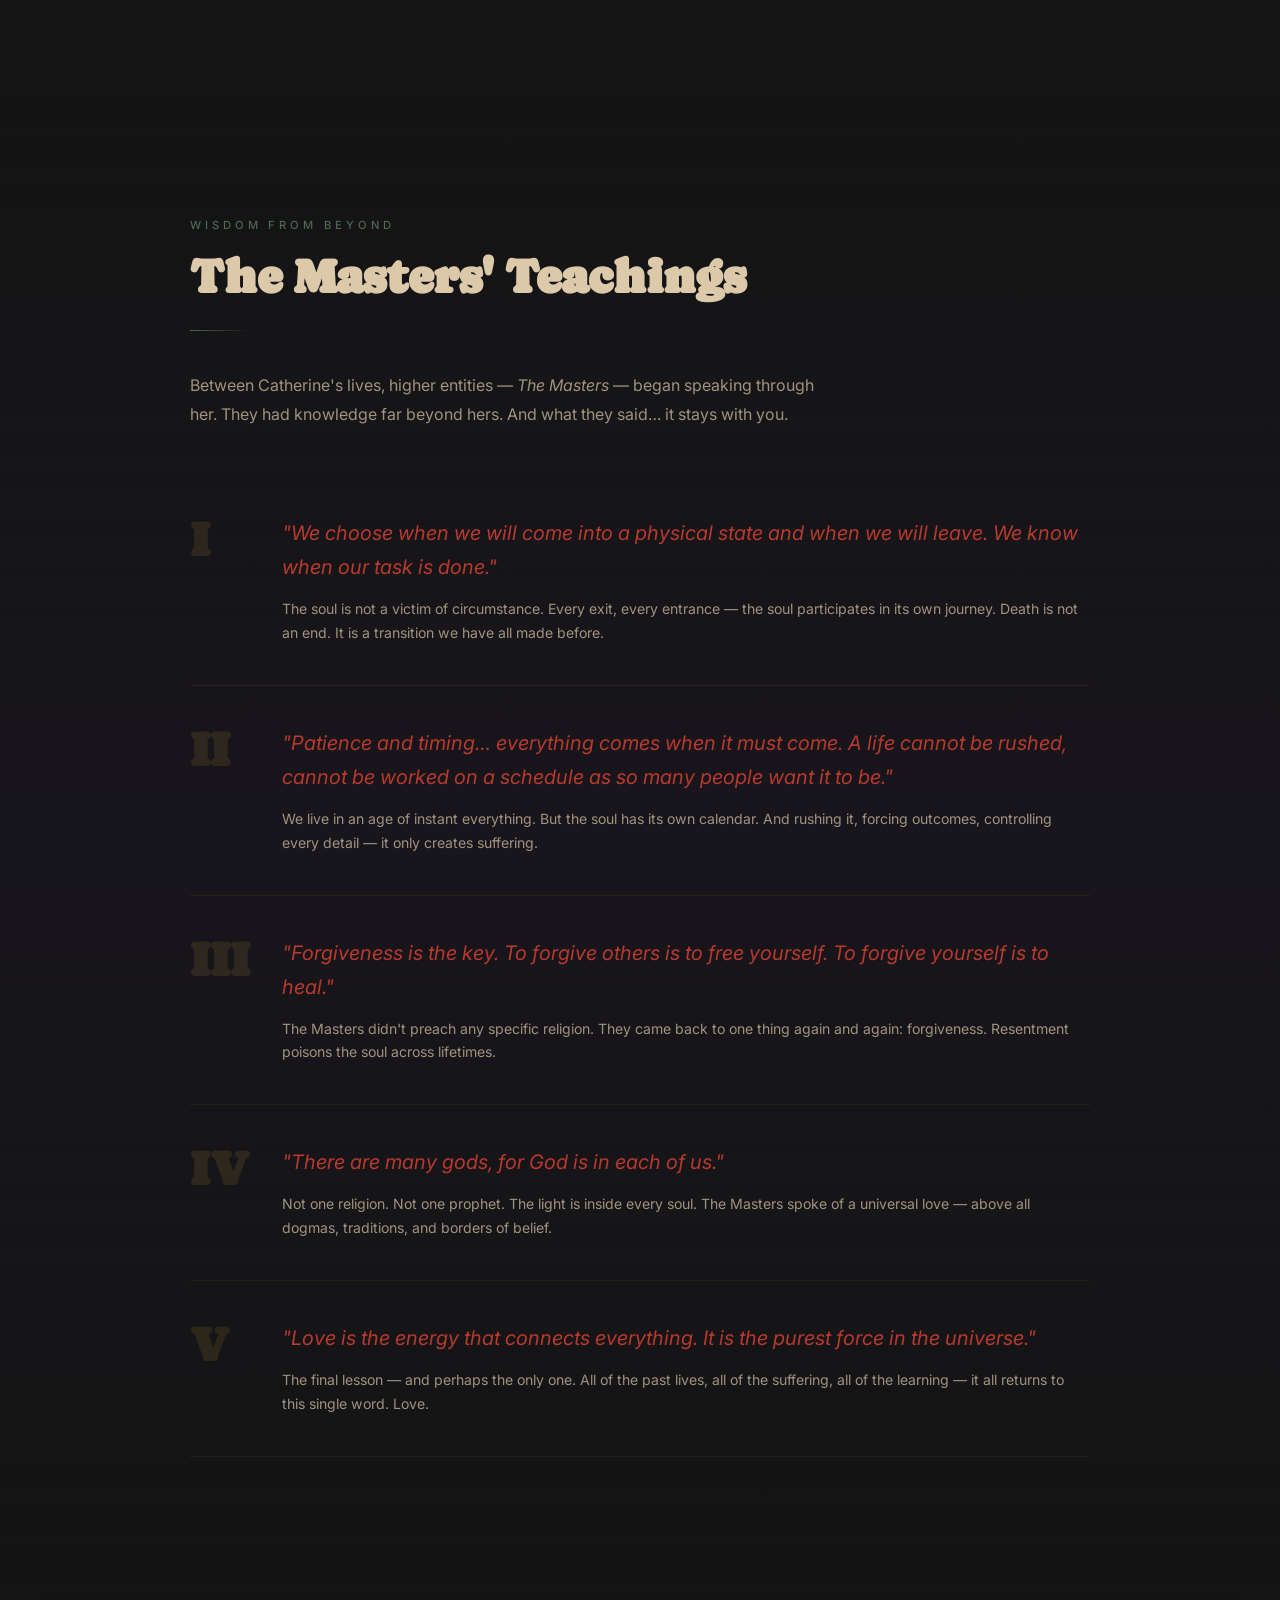
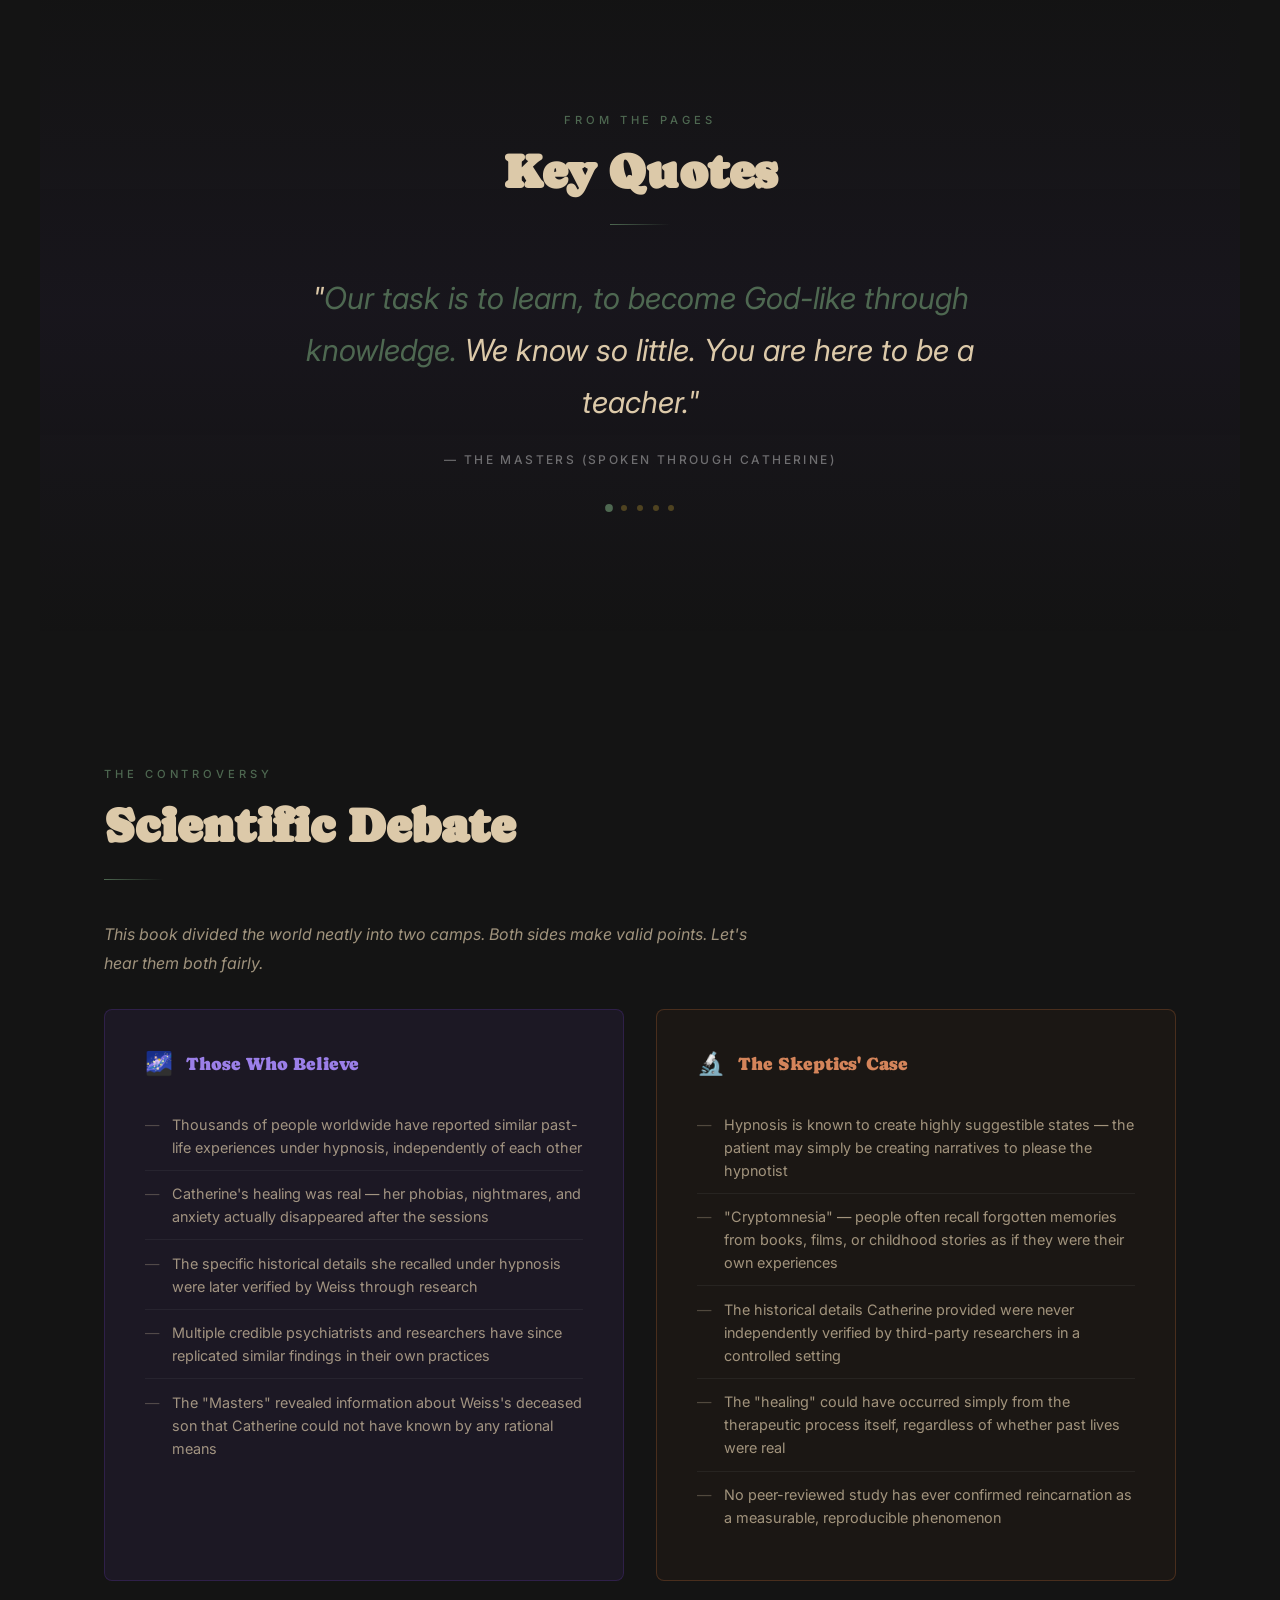
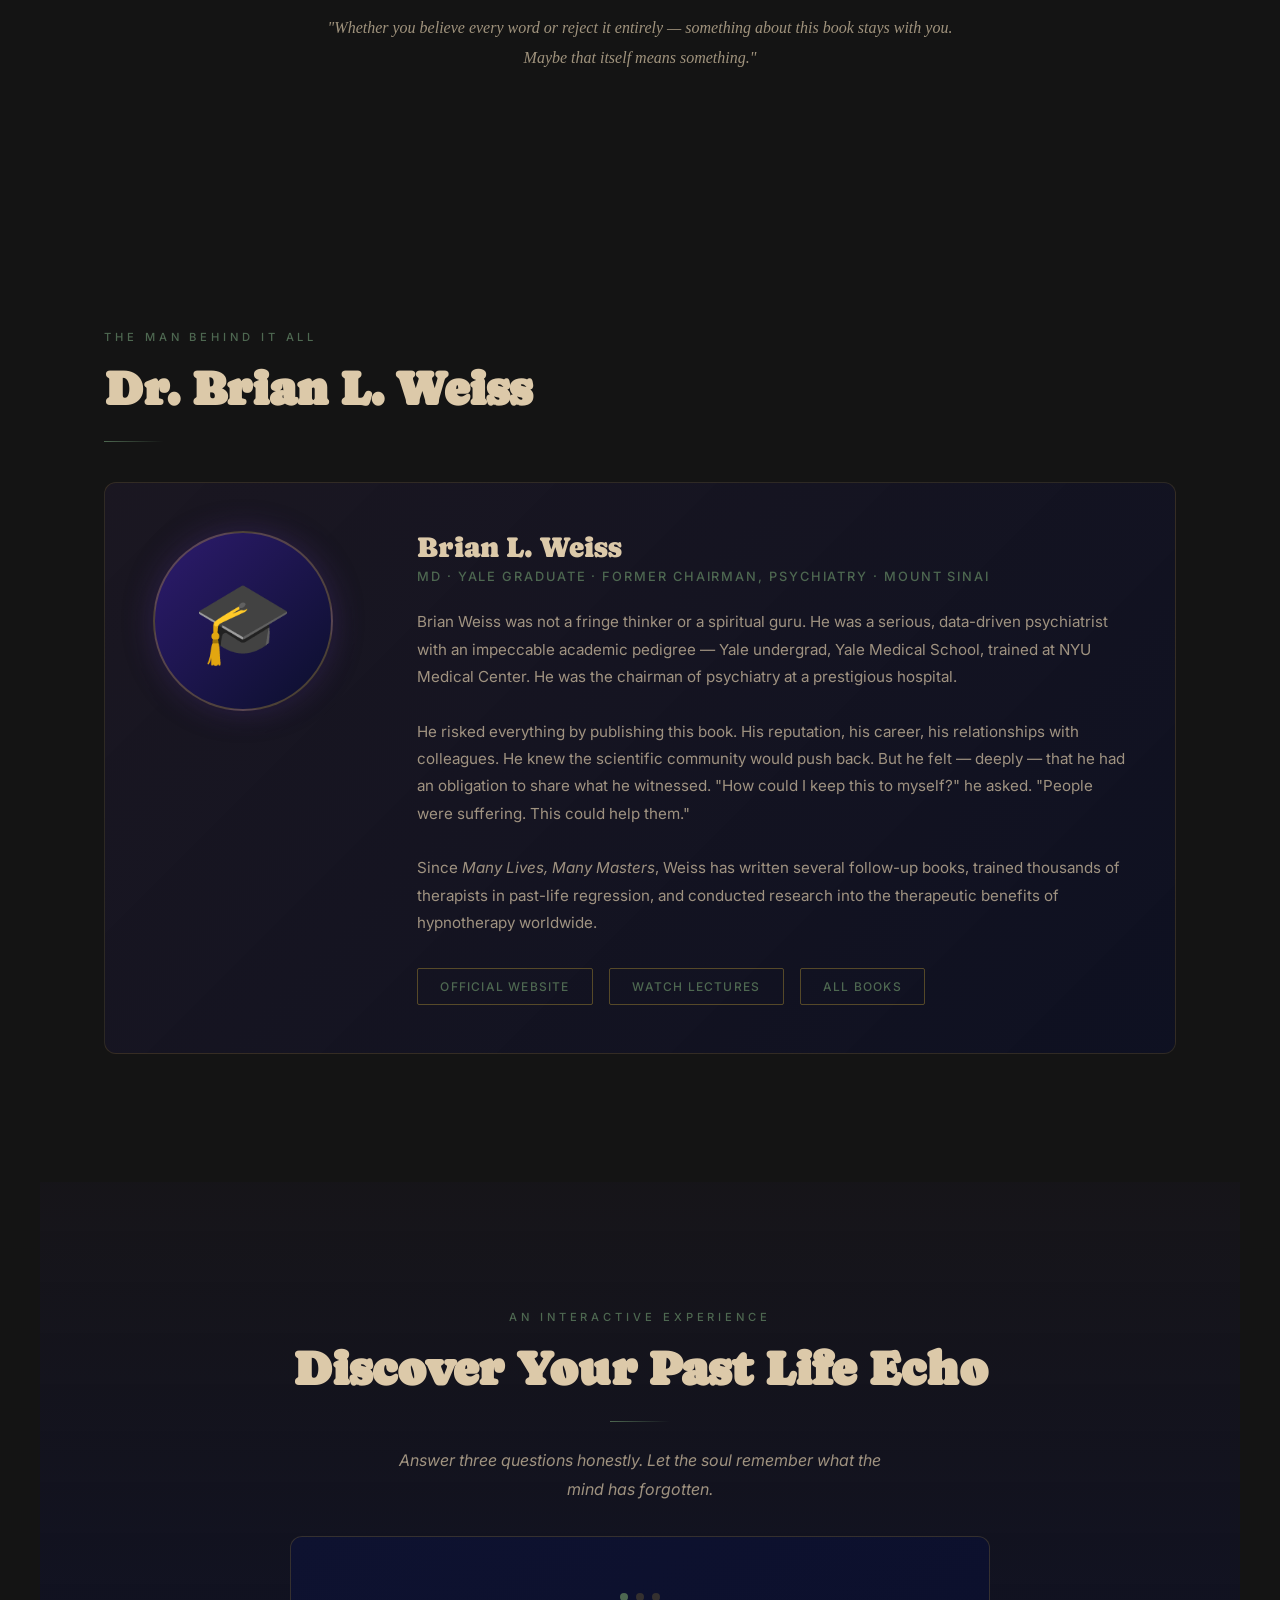
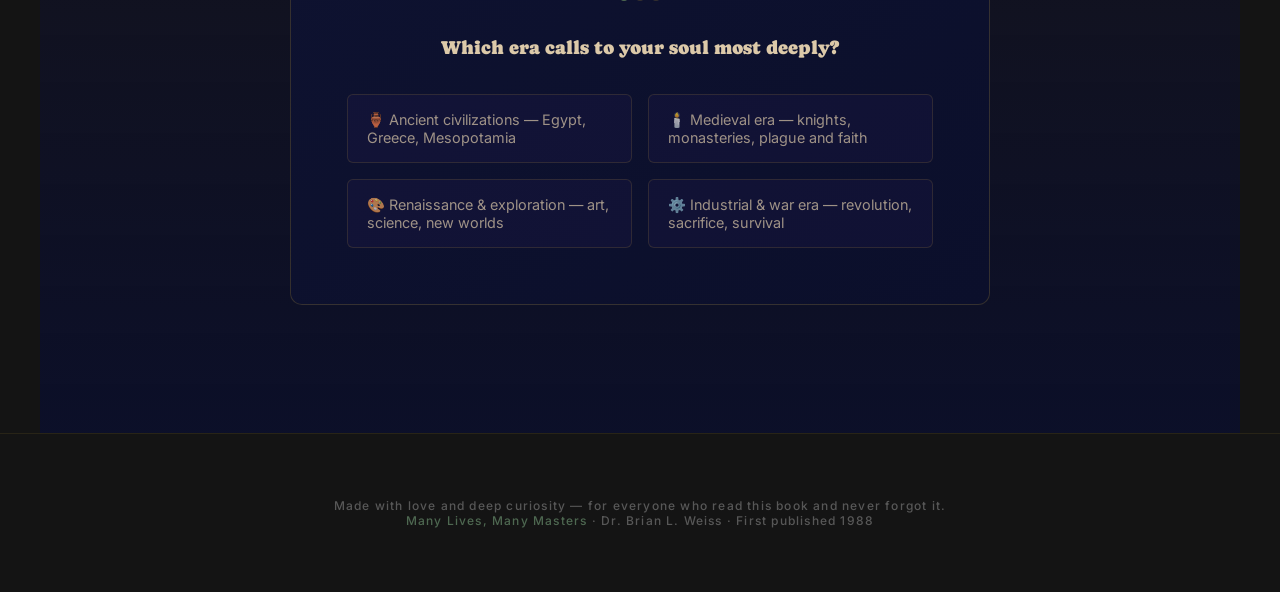
<file: souls_never_die.html>
<!DOCTYPE html>
<html lang="en">
<head>
<meta charset="UTF-8"/>
<meta name="viewport" content="width=device-width, initial-scale=1.0"/>
<title>Many Lives, Many Masters — A Journey Beyond</title>
  <link rel="preconnect" href="https://fonts.googleapis.com">
  <link rel="preconnect" href="https://fonts.gstatic.com" crossorigin>
  <link href="https://fonts.googleapis.com/css2?family=Caprasimo&family=Fraunces:ital,opsz,wght@0,9..144,500;1,9..144,300&family=Inter:wght@400;500;600&display=swap" rel="stylesheet">
<style>
  :root {
    --font-headline: 'Caprasimo', Georgia, serif;
    --font-accent:   'Fraunces', Georgia, serif;
    --font-body:     'Inter', sans-serif;

    --indigo: #141414;
    --deep: #141414;
    --purple: #4E6851;
    --gold: #4E6851;
    --gold-light: #B83A2D;
    --mist: #DCC9A9;
    --mist-dim: rgba(220,201,169,0.7);
    --glass: rgba(220,201,169,0.05);
    --glass-border: rgba(78,104,81,0.25);
  }

  *, *::before, *::after { box-sizing: border-box; margin: 0; padding: 0; }

  html { scroll-behavior: smooth; }

  body {
    background: var(--deep);
    color: var(--mist);
    font-family: var(--font-body);
    overflow-x: hidden;
  }

  /* ─── SCROLLBAR ─── */
  ::-webkit-scrollbar { width: 4px; }
  ::-webkit-scrollbar-track { background: var(--indigo); }
  ::-webkit-scrollbar-thumb { background: var(--gold); border-radius: 2px; }

  /* ─── CANVAS STARS ─── */
  #starfield {
    position: fixed; top: 0; left: 0;
    width: 100%; height: 100%;
    z-index: 0; pointer-events: none;
  }

  /* ─── NAV ─── */
  nav {
    position: fixed; top: 0; left: 0; right: 0;
    z-index: 100;
    display: flex; align-items: center; justify-content: space-between;
    padding: 1.2rem 4rem;
    background: rgba(6,9,19,0.6);
    backdrop-filter: blur(16px);
    border-bottom: 1px solid var(--glass-border);
    transition: all 0.4s ease;
  }
  .nav-logo {
    font-family: var(--font-headline);
    font-size: 1rem; font-weight: 600;
    color: var(--gold); letter-spacing: 0.15em;
    text-decoration: none;
  }
  .nav-links { display: flex; gap: 2.2rem; list-style: none; }
  .nav-links a {
    font-family: var(--font-body); font-weight: 500;
    font-size: 0.78rem; letter-spacing: 0.12em; text-transform: uppercase;
    color: rgba(244,244,244,0.7); text-decoration: none;
    transition: color 0.3s;
  }
  .nav-links a:hover { color: var(--gold); }

  /* ─── HERO ─── */
  #hero {
    position: relative;
    min-height: 100vh;
    display: flex; flex-direction: column;
    align-items: center; justify-content: center;
    text-align: center;
    padding: 2rem;
    z-index: 1;
    overflow: hidden;
  }

  .hero-bg-glow {
    position: absolute;
    width: 600px; height: 600px;
    border-radius: 50%;
    background: radial-gradient(circle, rgba(75,46,131,0.35) 0%, transparent 70%);
    top: 50%; left: 50%; transform: translate(-50%,-50%);
    animation: breathe 6s ease-in-out infinite;
    pointer-events: none;
  }
  @keyframes breathe {
    0%,100% { transform: translate(-50%,-50%) scale(1); opacity: 0.7; }
    50% { transform: translate(-50%,-50%) scale(1.15); opacity: 1; }
  }

  /* Spiral */
  .spiral-wrap {
    position: absolute;
    top: 50%; left: 50%;
    transform: translate(-50%,-50%);
    width: 520px; height: 520px;
    pointer-events: none;
    z-index: 0;
  }
  .spiral-wrap svg {
    width: 100%; height: 100%;
    animation: rotateSlow 40s linear infinite;
    opacity: 0.13;
  }
  @keyframes rotateSlow { to { transform: rotate(360deg); } }

  .hero-content { position: relative; z-index: 2; }

  .hero-eyebrow {
    font-family: var(--font-body); font-weight: 500;
    font-size: 0.75rem; letter-spacing: 0.35em; text-transform: uppercase;
    color: var(--gold); margin-bottom: 1.5rem;
    animation: fadeUp 1.2s ease forwards; opacity: 0;
  }
  .hero-title {
    font-family: var(--font-headline);
    font-size: clamp(2.8rem, 7vw, 5.5rem);
    font-weight: 800; line-height: 1.1;
    color: var(--mist);
    animation: fadeUp 1.2s 0.2s ease forwards; opacity: 0;
  }
  .hero-title span { color: var(--gold); }
  .hero-sub {
    font-family: var(--font-body); font-style: italic;
    font-size: clamp(1rem, 2.5vw, 1.3rem);
    color: rgba(244,244,244,0.65); margin: 1.4rem 0 2.8rem;
    max-width: 550px;
    animation: fadeUp 1.2s 0.4s ease forwards; opacity: 0;
  }
  .hero-btns {
    display: flex; gap: 1.2rem; justify-content: center; flex-wrap: wrap;
    animation: fadeUp 1.2s 0.6s ease forwards; opacity: 0;
  }
  .btn-primary {
    padding: 0.9rem 2.4rem;
    background: linear-gradient(135deg, var(--gold), #b8940a);
    color: var(--deep);
    font-family: var(--font-body); font-weight: 500; font-weight: 500;
    font-size: 0.85rem; letter-spacing: 0.1em; text-transform: uppercase;
    border: none; border-radius: 2px; cursor: pointer;
    transition: all 0.3s; text-decoration: none; display: inline-block;
  }
  .btn-primary:hover { transform: translateY(-2px); box-shadow: 0 8px 25px rgba(212,175,55,0.35); }
  .btn-secondary {
    padding: 0.9rem 2.4rem;
    background: transparent;
    color: var(--gold);
    font-family: var(--font-body); font-weight: 500; font-weight: 500;
    font-size: 0.85rem; letter-spacing: 0.1em; text-transform: uppercase;
    border: 1px solid rgba(212,175,55,0.5); border-radius: 2px; cursor: pointer;
    transition: all 0.3s; text-decoration: none; display: inline-block;
  }
  .btn-secondary:hover { background: rgba(212,175,55,0.08); border-color: var(--gold); }

  .hero-scroll {
    position: absolute; bottom: 2.5rem; left: 50%; transform: translateX(-50%);
    font-family: var(--font-body); font-weight: 500; font-size: 0.7rem; letter-spacing: 0.2em;
    color: rgba(244,244,244,0.4); text-transform: uppercase;
    animation: fadeUp 1.2s 0.8s ease forwards, pulse 2.5s 2s infinite; opacity: 0;
    display: flex; flex-direction: column; align-items: center; gap: 0.5rem;
  }
  .scroll-line {
    width: 1px; height: 45px;
    background: linear-gradient(to bottom, var(--gold), transparent);
    animation: scrollLine 2s 2s ease-in-out infinite;
  }
  @keyframes scrollLine {
    0% { transform: scaleY(0); transform-origin: top; }
    50% { transform: scaleY(1); transform-origin: top; }
    51% { transform-origin: bottom; }
    100% { transform: scaleY(0); transform-origin: bottom; }
  }

  @keyframes fadeUp {
    from { opacity: 0; transform: translateY(28px); }
    to { opacity: 1; transform: translateY(0); }
  }

  /* ─── SECTION SHARED ─── */
  section {
    position: relative; z-index: 1;
    padding: 8rem 4rem;
    max-width: 1200px; margin: 0 auto;
  }
  .section-label {
    font-family: var(--font-body); font-weight: 500;
    font-size: 0.7rem; letter-spacing: 0.35em; text-transform: uppercase;
    color: var(--gold); margin-bottom: 1rem;
  }
  .section-title {
    font-family: var(--font-headline);
    font-size: clamp(1.8rem, 4vw, 3rem);
    color: var(--mist); margin-bottom: 1.5rem; line-height: 1.2;
  }
  .section-divider {
    width: 60px; height: 1px;
    background: linear-gradient(to right, var(--gold), transparent);
    margin-bottom: 2.5rem;
  }
  .reveal { opacity: 0; transform: translateY(30px); transition: all 0.8s ease; }
  .reveal.visible { opacity: 1; transform: none; }

  /* ─── ABOUT ─── */
  #about { max-width: 1200px; }
  .about-grid {
    display: grid; grid-template-columns: 1fr 2fr; gap: 5rem;
    align-items: start;
  }
  .book-cover-wrap {
    position: relative;
  }
  .book-cover {
    width: 100%;
    aspect-ratio: 2/3;
    background: linear-gradient(145deg, #1a1040 0%, #2d1b6e 40%, #0f0a2a 100%);
    border-radius: 4px;
    display: flex; flex-direction: column; align-items: center; justify-content: center;
    padding: 2rem 1.5rem; text-align: center;
    box-shadow: -8px 8px 40px rgba(0,0,0,0.7), inset 1px 0 rgba(255,255,255,0.05);
    position: relative; overflow: hidden;
  }
  .book-cover::before {
    content: '';
    position: absolute; inset: 0;
    background: radial-gradient(circle at 30% 30%, rgba(212,175,55,0.15), transparent 60%);
  }
  .book-cover-title {
    font-family: var(--font-headline); font-size: 1.3rem; font-weight: 800;
    color: var(--gold); line-height: 1.3; margin-bottom: 0.5rem; position: relative;
  }
  .book-cover-author {
    font-family: var(--font-body); font-style: italic;
    font-size: 0.85rem; color: rgba(244,244,244,0.6); position: relative;
  }
  .book-orb {
    width: 80px; height: 80px; border-radius: 50%;
    background: radial-gradient(circle, rgba(212,175,55,0.4), transparent 70%);
    margin: 1.5rem auto;
    animation: breathe 4s ease-in-out infinite;
    position: relative;
  }

  .about-meta { display: grid; grid-template-columns: 1fr 1fr; gap: 1rem; margin: 2rem 0; }
  .meta-item {
    padding: 1rem 1.2rem;
    background: var(--glass); border: 1px solid var(--glass-border);
    border-radius: 4px;
  }
  .meta-label { font-family: var(--font-body); font-weight: 500; font-size: 0.65rem; letter-spacing: 0.2em; text-transform: uppercase; color: var(--gold); margin-bottom: 0.3rem; }
  .meta-value { font-size: 0.95rem; color: var(--mist); }

  /* Timeline */
  .timeline { margin-top: 2.5rem; }
  .timeline-item {
    display: flex; gap: 1.2rem; padding: 1rem 0;
    border-left: 1px solid rgba(212,175,55,0.2);
    padding-left: 1.5rem; position: relative; margin-left: 0.4rem;
  }
  .timeline-item::before {
    content: '';
    position: absolute; left: -5px; top: 1.3rem;
    width: 9px; height: 9px; border-radius: 50%;
    background: var(--gold);
    box-shadow: 0 0 10px var(--gold);
  }
  .timeline-num { font-family: var(--font-headline); font-size: 1.5rem; color: rgba(212,175,55,0.25); line-height: 1; }
  .timeline-text { font-size: 0.9rem; color: var(--mist-dim); line-height: 1.6; }
  .timeline-text strong { color: var(--mist); font-style: italic; }

  /* ─── PAST LIVES ─── */
  #past-lives { background: none; }
  .lives-grid { display: grid; grid-template-columns: repeat(auto-fit, minmax(260px, 1fr)); gap: 1.5rem; margin-top: 2rem; }
  .life-card {
    background: linear-gradient(145deg, rgba(75,46,131,0.12), rgba(11,15,43,0.8));
    border: 1px solid rgba(212,175,55,0.15);
    border-radius: 8px; padding: 2rem;
    cursor: pointer; position: relative; overflow: hidden;
    transition: all 0.4s ease;
  }
  .life-card::after {
    content: '';
    position: absolute; inset: 0;
    background: linear-gradient(135deg, rgba(212,175,55,0.05), transparent);
    opacity: 0; transition: opacity 0.4s;
  }
  .life-card:hover {
    border-color: var(--gold);
    transform: translateY(-4px);
    box-shadow: 0 12px 40px rgba(212,175,55,0.15), 0 0 0 1px rgba(212,175,55,0.2);
  }
  .life-card:hover::after { opacity: 1; }
  .life-era {
    font-family: var(--font-body); font-weight: 500; font-size: 0.65rem;
    letter-spacing: 0.3em; text-transform: uppercase; color: var(--gold);
    margin-bottom: 0.6rem;
  }
  .life-title { font-family: var(--font-headline); font-size: 1.15rem; margin-bottom: 0.8rem; color: var(--mist); }
  .life-desc { font-size: 0.88rem; color: var(--mist-dim); line-height: 1.7; }
  .life-icon { font-size: 2.5rem; margin-bottom: 1rem; opacity: 0.8; }
  .life-tag {
    display: inline-block; margin-top: 1rem;
    padding: 0.25rem 0.8rem;
    background: rgba(212,175,55,0.1); border: 1px solid rgba(212,175,55,0.3);
    border-radius: 20px; font-family: var(--font-body); font-weight: 500;
    font-size: 0.65rem; letter-spacing: 0.1em; color: var(--gold);
  }

  /* Modal */
  .modal-overlay {
    display: none; position: fixed; inset: 0; z-index: 200;
    background: rgba(6,9,19,0.9); backdrop-filter: blur(8px);
    align-items: center; justify-content: center;
    padding: 2rem;
  }
  .modal-overlay.open { display: flex; }
  .modal-box {
    background: linear-gradient(145deg, #12193a, #0b0f2b);
    border: 1px solid rgba(212,175,55,0.3);
    border-radius: 12px; padding: 3rem;
    max-width: 600px; width: 100%; position: relative;
    animation: modalIn 0.4s ease;
  }
  @keyframes modalIn { from { opacity:0; transform:scale(0.92); } to { opacity:1; transform:scale(1); } }
  .modal-close {
    position: absolute; top: 1.2rem; right: 1.5rem;
    font-size: 1.5rem; cursor: pointer; color: rgba(244,244,244,0.4);
    transition: color 0.3s;
  }
  .modal-close:hover { color: var(--gold); }
  .modal-era { font-family: var(--font-body); font-weight: 500; font-size: 0.65rem; letter-spacing: 0.35em; text-transform: uppercase; color: var(--gold); margin-bottom: 0.8rem; }
  .modal-title { font-family: var(--font-headline); font-size: 1.8rem; margin-bottom: 1.5rem; }
  .modal-body { font-size: 0.95rem; color: var(--mist-dim); line-height: 1.9; }
  .modal-body p { margin-bottom: 1rem; }

  /* ─── MASTERS' TEACHINGS ─── */
  #teachings {
    background: linear-gradient(to bottom, var(--deep), rgba(75,46,131,0.08), var(--deep));
  }
  .teachings-list { margin-top: 3rem; }
  .teaching-item {
    display: flex; gap: 2rem; align-items: flex-start;
    padding: 2.5rem 0; border-bottom: 1px solid rgba(212,175,55,0.08);
    opacity: 0; transform: translateX(-20px);
    transition: all 0.7s ease;
  }
  .teaching-item.visible { opacity: 1; transform: none; }
  .teaching-num {
    font-family: var(--font-headline); font-size: 3rem; font-weight: 800;
    color: rgba(212,175,55,0.12); line-height: 1; flex-shrink: 0; min-width: 60px;
  }
  .teaching-quote {
    font-family: var(--font-body); font-style: italic;
    font-size: clamp(1.05rem, 2vw, 1.25rem);
    color: var(--gold-light); line-height: 1.7; margin-bottom: 0.8rem;
  }
  .teaching-note { font-size: 0.88rem; color: var(--mist-dim); line-height: 1.7; }

  /* ─── DEBATE ─── */
  .debate-grid { display: grid; grid-template-columns: 1fr 1fr; gap: 2rem; margin-top: 2rem; }
  .debate-card {
    padding: 2.5rem;
    border-radius: 8px;
    border: 1px solid;
  }
  .debate-card.believe {
    background: rgba(75,46,131,0.15);
    border-color: rgba(75,46,131,0.4);
  }
  .debate-card.skeptic {
    background: rgba(100,60,30,0.1);
    border-color: rgba(180,100,50,0.3);
  }
  .debate-head {
    display: flex; align-items: center; gap: 0.8rem;
    font-family: var(--font-headline); font-size: 1.1rem; margin-bottom: 1.5rem;
  }
  .debate-head span { font-size: 1.4rem; }
  .debate-card.believe .debate-head { color: #9b7fe8; }
  .debate-card.skeptic .debate-head { color: #d4845a; }
  .debate-points { list-style: none; }
  .debate-points li {
    padding: 0.7rem 0; border-bottom: 1px solid rgba(255,255,255,0.05);
    font-size: 0.9rem; color: var(--mist-dim); line-height: 1.6;
    display: flex; gap: 0.8rem;
  }
  .debate-points li::before { content: '—'; opacity: 0.4; flex-shrink: 0; }
  .debate-points li:last-child { border: none; }

  /* ─── KEY QUOTES ─── */
  #quotes { text-align: center; }
  .quotes-carousel { margin-top: 3rem; position: relative; min-height: 200px; }
  .quote-slide {
    display: none; animation: fadeIn 0.8s ease;
  }
  .quote-slide.active { display: block; }
  @keyframes fadeIn { from { opacity:0; } to { opacity:1; } }
  .big-quote {
    font-family: var(--font-body); font-style: italic;
    font-size: clamp(1.3rem, 3vw, 1.9rem);
    color: var(--mist); line-height: 1.7; max-width: 750px; margin: 0 auto 1.5rem;
  }
  .big-quote-gold { color: var(--gold); }
  .quote-source { font-family: var(--font-body); font-weight: 500; font-size: 0.75rem; letter-spacing: 0.2em; text-transform: uppercase; color: rgba(244,244,244,0.4); }
  .quote-dots { display: flex; justify-content: center; gap: 0.6rem; margin-top: 2rem; }
  .qdot {
    width: 6px; height: 6px; border-radius: 50%;
    background: rgba(212,175,55,0.3); cursor: pointer; transition: all 0.3s;
  }
  .qdot.active { background: var(--gold); transform: scale(1.3); }

  /* ─── AUTHOR ─── */
  .author-card {
    display: grid; grid-template-columns: 200px 1fr; gap: 4rem;
    align-items: start;
    background: linear-gradient(135deg, rgba(75,46,131,0.12), rgba(11,15,43,0.6));
    border: 1px solid rgba(212,175,55,0.15); border-radius: 12px;
    padding: 3rem; margin-top: 2rem;
  }
  .author-avatar {
    width: 180px; height: 180px; border-radius: 50%;
    background: linear-gradient(135deg, #2d1b6e, #0b0f2b);
    display: flex; align-items: center; justify-content: center;
    font-size: 5rem;
    border: 2px solid rgba(212,175,55,0.3);
    box-shadow: 0 0 30px rgba(75,46,131,0.4);
  }
  .author-name { font-family: var(--font-headline); font-size: 1.8rem; margin-bottom: 0.3rem; }
  .author-title { font-family: var(--font-body); font-weight: 500; font-size: 0.8rem; letter-spacing: 0.15em; text-transform: uppercase; color: var(--gold); margin-bottom: 1.5rem; }
  .author-bio { font-size: 0.95rem; color: var(--mist-dim); line-height: 1.8; margin-bottom: 2rem; }
  .author-links { display: flex; gap: 1rem; flex-wrap: wrap; }
  .author-link {
    padding: 0.6rem 1.4rem;
    border: 1px solid rgba(212,175,55,0.35);
    border-radius: 2px;
    font-family: var(--font-body); font-weight: 500; font-size: 0.75rem; letter-spacing: 0.1em; text-transform: uppercase;
    color: var(--gold); text-decoration: none;
    transition: all 0.3s;
  }
  .author-link:hover { background: rgba(212,175,55,0.1); }

  /* ─── PAST LIFE QUIZ ─── */
  #quiz {
    background: linear-gradient(180deg, rgba(75,46,131,0.05), rgba(11,15,43,0.9));
  }
  .quiz-box {
    background: linear-gradient(145deg, #0e1230, #0b0f2b);
    border: 1px solid rgba(212,175,55,0.2);
    border-radius: 12px; padding: 3.5rem;
    max-width: 700px; margin: 2rem auto 0;
    text-align: center;
  }
  .quiz-step { display: none; }
  .quiz-step.active { display: block; animation: fadeUp 0.6s ease; }
  .quiz-q {
    font-family: var(--font-headline); font-size: 1.2rem;
    color: var(--mist); margin-bottom: 2rem; line-height: 1.5;
  }
  .quiz-options { display: grid; grid-template-columns: 1fr 1fr; gap: 1rem; }
  .quiz-opt {
    padding: 1rem 1.2rem;
    background: rgba(75,46,131,0.1);
    border: 1px solid rgba(212,175,55,0.15);
    border-radius: 6px; cursor: pointer;
    font-family: var(--font-body); font-size: 0.9rem;
    color: var(--mist-dim); transition: all 0.3s;
    text-align: left;
  }
  .quiz-opt:hover, .quiz-opt.selected {
    border-color: var(--gold); color: var(--mist);
    background: rgba(212,175,55,0.08);
    box-shadow: 0 0 15px rgba(212,175,55,0.1);
  }
  .quiz-nav { display: flex; justify-content: center; gap: 1rem; margin-top: 2rem; }
  .quiz-progress {
    display: flex; justify-content: center; gap: 0.5rem; margin-bottom: 2rem;
  }
  .qp-dot {
    width: 8px; height: 8px; border-radius: 50%;
    background: rgba(212,175,55,0.2); transition: all 0.3s;
  }
  .qp-dot.done { background: var(--gold); }

  .result-box { text-align: center; }
  .result-era { font-family: var(--font-body); font-weight: 500; font-size: 0.7rem; letter-spacing: 0.35em; text-transform: uppercase; color: var(--gold); margin-bottom: 0.8rem; }
  .result-title { font-family: var(--font-headline); font-size: 2rem; margin-bottom: 1rem; }
  .result-icon { font-size: 4rem; margin-bottom: 1rem; }
  .result-desc { font-family: var(--font-body); font-style: italic; font-size: 1rem; color: var(--mist-dim); line-height: 1.8; max-width: 500px; margin: 0 auto 2rem; }

  /* ─── MUSIC TOGGLE ─── */
  .music-btn {
    position: fixed; bottom: 2rem; right: 2rem; z-index: 100;
    width: 48px; height: 48px; border-radius: 50%;
    background: rgba(11,15,43,0.8); backdrop-filter: blur(10px);
    border: 1px solid rgba(212,175,55,0.3);
    cursor: pointer; display: flex; align-items: center; justify-content: center;
    font-size: 1.2rem; color: var(--gold); transition: all 0.3s;
  }
  .music-btn:hover { border-color: var(--gold); box-shadow: 0 0 20px rgba(212,175,55,0.2); }

  /* ─── FOOTER ─── */
  footer {
    text-align: center; padding: 4rem 2rem;
    border-top: 1px solid rgba(212,175,55,0.1);
    font-family: var(--font-body); font-weight: 500; font-size: 0.75rem;
    letter-spacing: 0.1em; color: rgba(244,244,244,0.3);
  }
  footer span { color: var(--gold); }

  /* ─── RESPONSIVE ─── */
  @media (max-width: 900px) {
    nav { padding: 1rem 2rem; }
    .nav-links { display: none; }
    section { padding: 5rem 2rem; }
    .about-grid { grid-template-columns: 1fr; gap: 3rem; }
    .book-cover-wrap { max-width: 280px; }
    .debate-grid { grid-template-columns: 1fr; }
    .author-card { grid-template-columns: 1fr; text-align: center; }
    .author-avatar { margin: 0 auto; }
    .author-links { justify-content: center; }
    .quiz-options { grid-template-columns: 1fr; }
  }
</style>
</head>
<body>

<canvas id="starfield"></canvas>

<!-- NAV -->
<nav id="mainNav">
  <a class="nav-logo" href="index.html#archive" style="display:inline-flex;align-items:center;gap:8px;">&larr; The Library &middot; Many Lives</a>
  <ul class="nav-links">
    <li><a href="#about">About</a></li>
    <li><a href="#past-lives">Past Lives</a></li>
    <li><a href="#teachings">The Masters</a></li>
    <li><a href="#quotes">Quotes</a></li>
    <li><a href="#debate">Debate</a></li>
    <li><a href="#author">Author</a></li>
    <li><a href="#quiz">Discover Yours</a></li>
  </ul>
</nav>

<!-- HERO -->
<div id="hero">
  <div class="hero-bg-glow"></div>
  <div class="spiral-wrap">
    <svg viewBox="0 0 400 400" xmlns="http://www.w3.org/2000/svg">
      <defs>
        <radialGradient id="sg" cx="50%" cy="50%">
          <stop offset="0%" stop-color="#D4AF37"/>
          <stop offset="100%" stop-color="#4B2E83" stop-opacity="0"/>
        </radialGradient>
      </defs>
      <!-- Concentric circles creating spiral illusion -->
      <circle cx="200" cy="200" r="180" fill="none" stroke="url(#sg)" stroke-width="1" opacity="0.6"/>
      <circle cx="200" cy="200" r="155" fill="none" stroke="url(#sg)" stroke-width="1" opacity="0.5"/>
      <circle cx="200" cy="200" r="130" fill="none" stroke="url(#sg)" stroke-width="1" opacity="0.5"/>
      <circle cx="200" cy="200" r="105" fill="none" stroke="url(#sg)" stroke-width="1" opacity="0.4"/>
      <circle cx="200" cy="200" r="80" fill="none" stroke="url(#sg)" stroke-width="1" opacity="0.4"/>
      <circle cx="200" cy="200" r="55" fill="none" stroke="url(#sg)" stroke-width="1" opacity="0.3"/>
      <circle cx="200" cy="200" r="32" fill="none" stroke="url(#sg)" stroke-width="1" opacity="0.3"/>
      <!-- Radial lines -->
      <line x1="200" y1="20" x2="200" y2="380" stroke="#D4AF37" stroke-width="0.3" opacity="0.3"/>
      <line x1="20" y1="200" x2="380" y2="200" stroke="#D4AF37" stroke-width="0.3" opacity="0.3"/>
      <line x1="73" y1="73" x2="327" y2="327" stroke="#D4AF37" stroke-width="0.3" opacity="0.3"/>
      <line x1="327" y1="73" x2="73" y2="327" stroke="#D4AF37" stroke-width="0.3" opacity="0.3"/>
      <line x1="20" y1="110" x2="380" y2="290" stroke="#D4AF37" stroke-width="0.2" opacity="0.2"/>
      <line x1="20" y1="290" x2="380" y2="110" stroke="#D4AF37" stroke-width="0.2" opacity="0.2"/>
    </svg>
  </div>
  <div class="hero-content">
    <p class="hero-eyebrow">Dr. Brian Weiss · 1988</p>
    <h1 class="hero-title">Many Lives,<br/><span>Many Masters</span></h1>
    <p class="hero-sub">A psychiatrist. A patient. And a door to something science never expected to find.</p>
    <div class="hero-btns">
      <a href="#about" class="btn-primary">Start the Journey</a>
      <a href="#teachings" class="btn-secondary">The Masters Speak</a>
    </div>
  </div>
  <div class="hero-scroll">
    <div class="scroll-line"></div>
    Scroll Down
  </div>
</div>

<!-- ABOUT -->
<section id="about">
  <p class="section-label reveal">The Book</p>
  <h2 class="section-title reveal">What Is This Book, Really?</h2>
  <div class="section-divider reveal"></div>
  <div class="about-grid">
    <div class="book-cover-wrap reveal">
      <div class="book-cover">
        <div class="book-orb"></div>
        <div class="book-cover-title">Many Lives,<br/>Many Masters</div>
        <div class="book-cover-author">— Dr. Brian L. Weiss</div>
      </div>
    </div>
    <div>
      <p class="reveal" style="font-size:1rem;color:var(--mist-dim);line-height:1.9;margin-bottom:1.5rem;">
        Imagine you are a <em>highly trained psychiatrist</em> — Yale graduate, Chief of Psychiatry at Mount Sinai — and one day, during a routine hypnosis session, your patient starts talking about <em>lives she never lived.</em> Wars she died in. Languages she once spoke. And then… voices start coming through her. Voices that know your secrets.
      </p>
      <p class="reveal" style="font-size:1rem;color:var(--mist-dim);line-height:1.9;margin-bottom:2rem;">
        That is exactly what happened to Dr. Brian Weiss when he put Catherine under hypnosis for her anxieties — and what followed changed both of their lives, and the lives of millions of readers forever.
      </p>
      <div class="about-meta reveal">
        <div class="meta-item">
          <div class="meta-label">Published</div>
          <div class="meta-value">1988</div>
        </div>
        <div class="meta-item">
          <div class="meta-label">Genre</div>
          <div class="meta-value">Spiritual · Psychology</div>
        </div>
        <div class="meta-item">
          <div class="meta-label">Based On</div>
          <div class="meta-value">Real therapy sessions</div>
        </div>
        <div class="meta-item">
          <div class="meta-label">Patient</div>
          <div class="meta-value">Catherine (real person)</div>
        </div>
      </div>
      <div class="timeline reveal">
        <div class="timeline-item">
          <div class="timeline-num">01</div>
          <div class="timeline-text"><strong>Catherine walks in.</strong> A 27-year-old with crippling anxiety, phobias, nightmares. Nothing is helping her.</div>
        </div>
        <div class="timeline-item">
          <div class="timeline-num">02</div>
          <div class="timeline-text"><strong>Hypnosis begins.</strong> Dr. Weiss asks her to go back to the root of her fears.</div>
        </div>
        <div class="timeline-item">
          <div class="timeline-num">03</div>
          <div class="timeline-text"><strong>She goes further than expected.</strong> Not to childhood — but to lives thousands of years ago. Egypt. Greece. Medieval Europe.</div>
        </div>
        <div class="timeline-item">
          <div class="timeline-num">04</div>
          <div class="timeline-text"><strong>The Masters appear.</strong> Between lives, higher beings start speaking — revealing truths about the soul, death, and love.</div>
        </div>
        <div class="timeline-item">
          <div class="timeline-num">05</div>
          <div class="timeline-text"><strong>Catherine is healed.</strong> Her phobias vanish. Weiss is shaken — and the world gets this book.</div>
        </div>
      </div>
    </div>
  </div>
</section>

<!-- PAST LIVES -->
<section id="past-lives" style="padding-top:2rem;">
  <p class="section-label reveal">What Catherine Remembered</p>
  <h2 class="section-title reveal">Past Life Sessions</h2>
  <div class="section-divider reveal"></div>
  <p class="reveal" style="color:var(--mist-dim);max-width:650px;line-height:1.8;margin-bottom:0.5rem;">
    Under hypnosis, Catherine described over 86 years of past-life experiences across different eras. Each one carried <em>specific details</em> that explained her present-day fears and patterns. Click any card to go deeper.
  </p>
  <div class="lives-grid reveal">
    <div class="life-card" onclick="openModal('egypt')">
      <div class="life-icon">𓂀</div>
      <div class="life-era">~1863 BC · Egypt</div>
      <div class="life-title">The Servant by the River</div>
      <div class="life-desc">A young girl carrying water when floodwaters rose suddenly. She died in fear — and brought that drowning terror into Catherine's modern-day water phobia.</div>
      <span class="life-tag">Explains phobia of water</span>
    </div>
    <div class="life-card" onclick="openModal('greece')">
      <div class="life-icon">⚡</div>
      <div class="life-era">~1568 BC · Greece</div>
      <div class="life-title">Death by Plague</div>
      <div class="life-desc">A woman who died early from a plague that swept through her village. Her fear of illness and contamination echoed across centuries into Catherine's present self.</div>
      <span class="life-tag">Explains contamination fears</span>
    </div>
    <div class="life-card" onclick="openModal('medieval')">
      <div class="life-icon">🕯️</div>
      <div class="life-era">Medieval Europe</div>
      <div class="life-title">The Prostitute & the Debt</div>
      <div class="life-desc">She lived in poverty. She traded her body to survive. A lifetime of shame left marks on the soul that transformed into low self-worth in this lifetime.</div>
      <span class="life-tag">Explains shame & self-worth</span>
    </div>
    <div class="life-card" onclick="openModal('dutch')">
      <div class="life-icon">⚓</div>
      <div class="life-era">18th Century · Holland</div>
      <div class="life-title">The Sailor Lost at Sea</div>
      <div class="life-desc">A man sailing across cold seas, dying far from family. Loneliness, separation anxiety — all of it carried forward. The soul remembers what the mind forgets.</div>
      <span class="life-tag">Explains separation anxiety</span>
    </div>
    <div class="life-card" onclick="openModal('spain')">
      <div class="life-icon">🌿</div>
      <div class="life-era">~1700s · Spain</div>
      <div class="life-title">The Herbalist</div>
      <div class="life-desc">She lived peacefully, healing people with plants. It was perhaps her most serene life — a reminder that not every life is trauma. Some are quiet lessons in patience.</div>
      <span class="life-tag">Explores healing & peace</span>
    </div>
    <div class="life-card" onclick="openModal('interlife')">
      <div class="life-icon">✨</div>
      <div class="life-era">Between Lives · The Void</div>
      <div class="life-title">The Space Between</div>
      <div class="life-desc">This is where it gets extraordinary. Between lives, Catherine didn't go blank — she entered a state of awareness. And sometimes, The Masters spoke through her.</div>
      <span class="life-tag">The Masters appear here</span>
    </div>
  </div>
</section>

<!-- MODAL -->
<div class="modal-overlay" id="lifeModal" onclick="closeModalOuter(event)">
  <div class="modal-box">
    <span class="modal-close" onclick="closeModal()">×</span>
    <div class="modal-era" id="mEra"></div>
    <div class="modal-title" id="mTitle"></div>
    <div class="modal-body" id="mBody"></div>
  </div>
</div>

<!-- TEACHINGS -->
<section id="teachings" style="max-width:100%;padding-left:max(4rem,8vw);padding-right:max(4rem,8vw);">
  <div style="max-width:900px;margin:0 auto;">
    <p class="section-label reveal">Wisdom from Beyond</p>
    <h2 class="section-title reveal">The Masters' Teachings</h2>
    <div class="section-divider reveal"></div>
    <p class="reveal" style="color:var(--mist-dim);line-height:1.8;max-width:650px;margin-bottom:1rem;">
      Between Catherine's lives, higher entities — <em>The Masters</em> — began speaking through her. They had knowledge far beyond hers. And what they said… it stays with you.
    </p>
    <div class="teachings-list">
      <div class="teaching-item">
        <div class="teaching-num">I</div>
        <div>
          <div class="teaching-quote">"We choose when we will come into a physical state and when we will leave. We know when our task is done."</div>
          <div class="teaching-note">The soul is not a victim of circumstance. Every exit, every entrance — the soul participates in its own journey. Death is not an end. It is a transition we have all made before.</div>
        </div>
      </div>
      <div class="teaching-item">
        <div class="teaching-num">II</div>
        <div>
          <div class="teaching-quote">"Patience and timing… everything comes when it must come. A life cannot be rushed, cannot be worked on a schedule as so many people want it to be."</div>
          <div class="teaching-note">We live in an age of instant everything. But the soul has its own calendar. And rushing it, forcing outcomes, controlling every detail — it only creates suffering.</div>
        </div>
      </div>
      <div class="teaching-item">
        <div class="teaching-num">III</div>
        <div>
          <div class="teaching-quote">"Forgiveness is the key. To forgive others is to free yourself. To forgive yourself is to heal."</div>
          <div class="teaching-note">The Masters didn't preach any specific religion. They came back to one thing again and again: forgiveness. Resentment poisons the soul across lifetimes.</div>
        </div>
      </div>
      <div class="teaching-item">
        <div class="teaching-num">IV</div>
        <div>
          <div class="teaching-quote">"There are many gods, for God is in each of us."</div>
          <div class="teaching-note">Not one religion. Not one prophet. The light is inside every soul. The Masters spoke of a universal love — above all dogmas, traditions, and borders of belief.</div>
        </div>
      </div>
      <div class="teaching-item">
        <div class="teaching-num">V</div>
        <div>
          <div class="teaching-quote">"Love is the energy that connects everything. It is the purest force in the universe."</div>
          <div class="teaching-note">The final lesson — and perhaps the only one. All of the past lives, all of the suffering, all of the learning — it all returns to this single word. Love.</div>
        </div>
      </div>
    </div>
  </div>
</section>

<!-- QUOTES -->
<section id="quotes" style="background:linear-gradient(to bottom,transparent,rgba(75,46,131,0.08),transparent);">
  <p class="section-label">From the Pages</p>
  <h2 class="section-title">Key Quotes</h2>
  <div class="section-divider" style="margin:0 auto 2rem;"></div>
  <div class="quotes-carousel">
    <div class="quote-slide active">
      <div class="big-quote">"<span class="big-quote-gold">Our task is to learn, to become God-like through knowledge.</span> We know so little. You are here to be a teacher."</div>
      <div class="quote-source">— The Masters (spoken through Catherine)</div>
    </div>
    <div class="quote-slide">
      <div class="big-quote">"<span class="big-quote-gold">Fear is the opposite of love.</span> Remember, to eliminate the fear is to allow the love to enter."</div>
      <div class="quote-source">— The Masters</div>
    </div>
    <div class="quote-slide">
      <div class="big-quote">"We never really die. We just change form. <span class="big-quote-gold">The soul is eternal — it never dies.</span>"</div>
      <div class="quote-source">— Dr. Brian Weiss</div>
    </div>
    <div class="quote-slide">
      <div class="big-quote">"<span class="big-quote-gold">They want us to know that there is no need to suffer.</span> We do not have to work so hard. Everything is within reach."</div>
      <div class="quote-source">— The Masters (spoken through Catherine)</div>
    </div>
    <div class="quote-slide">
      <div class="big-quote">"<span class="big-quote-gold">Pay your debts.</span> Charity, tolerance, the love of your fellow man — this is what you owe."</div>
      <div class="quote-source">— The Masters</div>
    </div>
  </div>
  <div class="quote-dots" id="quoteDots"></div>
</section>

<!-- DEBATE -->
<section id="debate">
  <p class="section-label reveal">The Controversy</p>
  <h2 class="section-title reveal">Scientific Debate</h2>
  <div class="section-divider reveal"></div>
  <p class="reveal" style="color:var(--mist-dim);line-height:1.8;max-width:650px;margin-bottom:0;font-style:italic;">
    This book divided the world neatly into two camps. Both sides make valid points. Let's hear them both fairly.
  </p>
  <div class="debate-grid reveal">
    <div class="debate-card believe">
      <div class="debate-head"><span>🌌</span> Those Who Believe</div>
      <ul class="debate-points">
        <li>Thousands of people worldwide have reported similar past-life experiences under hypnosis, independently of each other</li>
        <li>Catherine's healing was real — her phobias, nightmares, and anxiety actually disappeared after the sessions</li>
        <li>The specific historical details she recalled under hypnosis were later verified by Weiss through research</li>
        <li>Multiple credible psychiatrists and researchers have since replicated similar findings in their own practices</li>
        <li>The "Masters" revealed information about Weiss's deceased son that Catherine could not have known by any rational means</li>
      </ul>
    </div>
    <div class="debate-card skeptic">
      <div class="debate-head"><span>🔬</span> The Skeptics' Case</div>
      <ul class="debate-points">
        <li>Hypnosis is known to create highly suggestible states — the patient may simply be creating narratives to please the hypnotist</li>
        <li>"Cryptomnesia" — people often recall forgotten memories from books, films, or childhood stories as if they were their own experiences</li>
        <li>The historical details Catherine provided were never independently verified by third-party researchers in a controlled setting</li>
        <li>The "healing" could have occurred simply from the therapeutic process itself, regardless of whether past lives were real</li>
        <li>No peer-reviewed study has ever confirmed reincarnation as a measurable, reproducible phenomenon</li>
      </ul>
    </div>
  </div>
  <p class="reveal" style="margin-top:2rem;font-family:'Lora',serif;font-style:italic;color:var(--mist-dim);text-align:center;max-width:650px;margin-left:auto;margin-right:auto;line-height:1.9;">
    "Whether you believe every word or reject it entirely — something about this book stays with you. Maybe that itself means something."
  </p>
</section>

<!-- AUTHOR -->
<section id="author">
  <p class="section-label reveal">The Man Behind It All</p>
  <h2 class="section-title reveal">Dr. Brian L. Weiss</h2>
  <div class="section-divider reveal"></div>
  <div class="author-card reveal">
    <div class="author-avatar">🎓</div>
    <div>
      <div class="author-name">Brian L. Weiss</div>
      <div class="author-title">MD · Yale Graduate · Former Chairman, Psychiatry · Mount Sinai</div>
      <div class="author-bio">
        Brian Weiss was not a fringe thinker or a spiritual guru. He was a serious, data-driven psychiatrist with an impeccable academic pedigree — Yale undergrad, Yale Medical School, trained at NYU Medical Center. He was the chairman of psychiatry at a prestigious hospital.<br/><br/>
        He risked everything by publishing this book. His reputation, his career, his relationships with colleagues. He knew the scientific community would push back. But he felt — deeply — that he had an obligation to share what he witnessed. "How could I keep this to myself?" he asked. "People were suffering. This could help them."<br/><br/>
        Since <em>Many Lives, Many Masters</em>, Weiss has written several follow-up books, trained thousands of therapists in past-life regression, and conducted research into the therapeutic benefits of hypnotherapy worldwide.
      </div>
      <div class="author-links">
        <a class="author-link" href="https://www.brianweiss.com" target="_blank">Official Website</a>
        <a class="author-link" href="https://www.youtube.com/results?search_query=brian+weiss+lecture" target="_blank">Watch Lectures</a>
        <a class="author-link" href="https://www.goodreads.com/author/show/18624.Brian_L_Weiss" target="_blank">All Books</a>
      </div>
    </div>
  </div>
</section>

<!-- QUIZ -->
<section id="quiz">
  <p class="section-label reveal" style="text-align:center;">An Interactive Experience</p>
  <h2 class="section-title reveal" style="text-align:center;">Discover Your Past Life Echo</h2>
  <div class="section-divider reveal" style="margin:0 auto 1.5rem;"></div>
  <p class="reveal" style="text-align:center;color:var(--mist-dim);max-width:500px;margin:0 auto 0;line-height:1.8;font-style:italic;">
    Answer three questions honestly. Let the soul remember what the mind has forgotten.
  </p>
  <div class="quiz-box reveal">
    <div class="quiz-progress" id="quizProgress">
      <div class="qp-dot done" id="qp0"></div>
      <div class="qp-dot" id="qp1"></div>
      <div class="qp-dot" id="qp2"></div>
    </div>

    <!-- Step 0 -->
    <div class="quiz-step active" id="qStep0">
      <div class="quiz-q">Which era calls to your soul most deeply?</div>
      <div class="quiz-options">
        <div class="quiz-opt" onclick="selectOpt(0,0,'ancient')">🏺 Ancient civilizations — Egypt, Greece, Mesopotamia</div>
        <div class="quiz-opt" onclick="selectOpt(0,1,'medieval')">🕯️ Medieval era — knights, monasteries, plague and faith</div>
        <div class="quiz-opt" onclick="selectOpt(0,2,'renaissance')">🎨 Renaissance & exploration — art, science, new worlds</div>
        <div class="quiz-opt" onclick="selectOpt(0,3,'modern')">⚙️ Industrial & war era — revolution, sacrifice, survival</div>
      </div>
    </div>

    <!-- Step 1 -->
    <div class="quiz-step" id="qStep1">
      <div class="quiz-q">What fear visits you without explanation?</div>
      <div class="quiz-options">
        <div class="quiz-opt" onclick="selectOpt(1,0,'water')">🌊 Water — drowning, deep oceans, floods</div>
        <div class="quiz-opt" onclick="selectOpt(1,1,'heights')">🌌 Heights or falling — the body failing you</div>
        <div class="quiz-opt" onclick="selectOpt(1,2,'alone')">🕯️ Being alone — abandonment, being forgotten</div>
        <div class="quiz-opt" onclick="selectOpt(1,3,'betrayal')">🗡️ Betrayal — trusting the wrong person</div>
      </div>
    </div>

    <!-- Step 2 -->
    <div class="quiz-step" id="qStep2">
      <div class="quiz-q">What dream or image repeats in your life?</div>
      <div class="quiz-options">
        <div class="quiz-opt" onclick="selectOpt(2,0,'desert')">🏜️ Vast deserts or ancient stone structures</div>
        <div class="quiz-opt" onclick="selectOpt(2,1,'forest')">🌲 Dense forests, hidden paths, being watched</div>
        <div class="quiz-opt" onclick="selectOpt(2,2,'ocean')">⚓ The ocean, ships, distant shores, journeys</div>
        <div class="quiz-opt" onclick="selectOpt(2,3,'fire')">🔥 Fire, war, ruins, and rebuilding from ash</div>
      </div>
    </div>

    <!-- Result -->
    <div class="quiz-step" id="qResult">
      <div class="result-box">
        <div class="result-icon" id="rIcon">✨</div>
        <div class="result-era" id="rEra">Past Life Echo</div>
        <div class="result-title" id="rTitle">Loading...</div>
        <div class="result-desc" id="rDesc">Your soul's memory stirs.</div>
        <button class="btn-secondary" onclick="resetQuiz()" style="margin:0 auto;display:block;">Try Again</button>
      </div>
    </div>
  </div>
</section>

<!-- FOOTER -->
<footer>
  Made with love and deep curiosity — for everyone who read this book and never forgot it.<br/>
  <span>Many Lives, Many Masters</span> · Dr. Brian L. Weiss · First published 1988
</footer>

<button class="music-btn" id="musicBtn" title="Toggle ambient sound" onclick="toggleMusic()">♪</button>

<!-- AUDIO -->
<audio id="ambientAudio" loop>
  <source src="[data-uri]" type="audio/wav"/>
</audio>

<script>
// ─── STARS ───
const canvas = document.getElementById('starfield');
const ctx = canvas.getContext('2d');
let stars = [];

function initStars() {
  canvas.width = window.innerWidth;
  canvas.height = window.innerHeight;
  stars = [];
  const count = Math.floor((canvas.width * canvas.height) / 4000);
  for (let i = 0; i < count; i++) {
    stars.push({
      x: Math.random() * canvas.width,
      y: Math.random() * canvas.height,
      r: Math.random() * 1.5 + 0.3,
      a: Math.random(),
      speed: Math.random() * 0.003 + 0.001,
      twinkle: Math.random() * Math.PI * 2
    });
  }
}

function drawStars() {
  ctx.clearRect(0, 0, canvas.width, canvas.height);
  const t = Date.now() * 0.001;
  stars.forEach(s => {
    s.twinkle += s.speed;
    const alpha = (Math.sin(s.twinkle) * 0.4 + 0.6) * s.a;
    ctx.beginPath();
    ctx.arc(s.x, s.y, s.r, 0, Math.PI * 2);
    ctx.fillStyle = `rgba(212,175,55,${alpha * 0.6})`;
    ctx.fill();
  });
  requestAnimationFrame(drawStars);
}

window.addEventListener('resize', initStars);
initStars();
drawStars();

// ─── REVEAL ───
const observer = new IntersectionObserver((entries) => {
  entries.forEach(e => {
    if (e.isIntersecting) {
      e.target.classList.add('visible');
      // Teaching items
      if (e.target.classList.contains('teachings-list')) {
        const items = e.target.querySelectorAll('.teaching-item');
        items.forEach((item, i) => {
          setTimeout(() => item.classList.add('visible'), i * 150);
        });
      }
    }
  });
}, { threshold: 0.1 });

document.querySelectorAll('.reveal').forEach(el => observer.observe(el));
// Teaching items special observer
document.querySelectorAll('.teaching-item').forEach(el => observer.observe(el));

// ─── QUOTES ───
let currentQuote = 0;
const slides = document.querySelectorAll('.quote-slide');
const dotsContainer = document.getElementById('quoteDots');

slides.forEach((_, i) => {
  const dot = document.createElement('div');
  dot.className = 'qdot' + (i === 0 ? ' active' : '');
  dot.onclick = () => goToQuote(i);
  dotsContainer.appendChild(dot);
});

function goToQuote(n) {
  slides[currentQuote].classList.remove('active');
  dotsContainer.children[currentQuote].classList.remove('active');
  currentQuote = n;
  slides[currentQuote].classList.add('active');
  dotsContainer.children[currentQuote].classList.add('active');
}

setInterval(() => goToQuote((currentQuote + 1) % slides.length), 5000);

// ─── MODAL DATA ───
const modalData = {
  egypt: {
    era: '~1863 BC · Ancient Egypt',
    title: 'The Servant by the River Nile',
    body: `<p>Under deep hypnosis, Catherine described herself as a young girl — 18 or 19 years old — with long dark hair, wearing a rough cloth garment. She was carrying water from the river to a village when the floods came suddenly and without mercy.</p>
    <p>She described the water rising rapidly, the screaming of children, and the brown, muddy terror of drowning. She died scared and alone. When she came out of this life, Dr. Weiss asked if she understood its connection to her present fear. She did.</p>
    <p>After this session, Catherine's intense fear of choking and drowning — which had plagued her entire adult life — began to dissolve. Not because she was told to get over it. But because she <em>understood where it came from.</em></p>
    <p style="color:var(--gold);font-style:italic;">"It was not that the fear went away on its own. It went away because it had been seen."</p>`
  },
  greece: {
    era: '~1568 BC · Ancient Greece',
    title: 'A Life Ended by Plague',
    body: `<p>In this past life memory, Catherine was a woman living in a Greek-speaking land. The life itself was unremarkable — she had a family, daily routines, a small garden. And then a plague swept through the village like wind through curtains.</p>
    <p>She described watching people die around her — the smell, the helplessness, the fear of touch. She herself died of the illness, alone and in tremendous physical suffering. The memory was vivid and distressing.</p>
    <p>What made it clinically significant: Catherine had an inexplicable, extreme fear of contamination in her present life. She washed her hands obsessively. She avoided crowds. Standard therapy had not touched it. But when this memory surfaced, something shifted.</p>
    <p style="color:var(--gold);font-style:italic;">"The body remembers what it went through, even when the mind has been reborn into new flesh."</p>`
  },
  medieval: {
    era: 'Medieval Europe · Unknown Century',
    title: 'A Life of Poverty and Shame',
    body: `<p>This was perhaps the most emotionally difficult past life Catherine recalled. She described being a woman living in extreme poverty in medieval Europe — possibly Spain or France — who ended up exchanging her body for survival.</p>
    <p>The life was not depicted with judgment. The Masters, when they spoke after this memory, made it clear: souls do what they must to survive. The lesson wasn't about morality. It was about the weight of shame that the soul carries forward when it doesn't forgive itself.</p>
    <p>Catherine had enormous difficulty with self-worth in her present life — difficulty accepting love, difficulty believing she deserved good things. After this session, she began to understand the source of that unworthiness.</p>
    <p style="color:var(--gold);font-style:italic;">"We do not carry sin from past lives. We carry unhealed shame. And shame is healed only by understanding, not punishment."</p>`
  },
  dutch: {
    era: '18th Century · Holland / The North Sea',
    title: 'A Sailor Lost at Sea',
    body: `<p>In this life, Catherine was a man — something that surprised Dr. Weiss the first time it happened. The soul, the Masters later explained, is not defined by gender. It learns different lessons in different forms.</p>
    <p>This man was a Dutch sailor who spent years at sea, separated from his family. He described the specific loneliness of long voyages — the salt, the cold, the way you forget what a woman's voice sounds like after months of only men and wind.</p>
    <p>He died at sea, far from home, and his last emotion was grief — not fear of death, but the unbearable ache of never saying goodbye to people he loved.</p>
    <p>Catherine's separation anxiety — her near-panic whenever loved ones left or didn't answer the phone — traced directly here.</p>
    <p style="color:var(--gold);font-style:italic;">"Even the soul has a homesickness that spans centuries."</p>`
  },
  spain: {
    era: '~1700s · Rural Spain',
    title: 'The Quiet Life of the Herbalist',
    body: `<p>Not every past life Catherine recalled was traumatic. This one was gentle. She was a woman who lived alone in a small stone house near mountains, growing and studying plants. She was known in her village as a healer — someone people came to when medicine was unavailable.</p>
    <p>She lived to an old age, in peace, with purpose. She died quietly in her sleep. There were no dramatic fears attached to this life, no phobias to explain. Dr. Weiss asked the Masters why she had been shown this life, and they explained: the soul needs contrast. It needs to remember lives where it was whole, not just the ones where it was broken.</p>
    <p>This life also introduced something unexpected — a deep, inexplicable love for natural medicine that Catherine still carried into her modern life without understanding why.</p>
    <p style="color:var(--gold);font-style:italic;">"Some past lives are wounds. Some are gifts. Both shape who you are."</p>`
  },
  interlife: {
    era: 'Between Lives · The Interlife State',
    title: 'Where The Masters Speak',
    body: `<p>Between each past life recall, Catherine would enter what Dr. Weiss came to call the "interlife" state — a space between death and rebirth. Her voice would change. Her language would become more formal, more measured. And sometimes, extraordinary things would come through.</p>
    <p>In one session, she spoke of Weiss's father by name — sharing his Hebrew name, a detail Catherine had no way of knowing. She spoke of his deceased infant son. She knew things that lived only in his private grief.</p>
    <p>The Masters described themselves as highly evolved souls who no longer needed to incarnate. They communicated in order to help other souls learn faster. They spoke of the universe's fundamental laws: charity, patience, love, and the understanding that all suffering is temporary.</p>
    <p>This was the moment Weiss stopped being a detached observer. <em>This changed him.</em></p>
    <p style="color:var(--gold);font-style:italic;">"There are many planes of consciousness between lives. Resting, learning, waiting. The soul is never idle, even when the body is gone."</p>`
  }
};

function openModal(key) {
  const d = modalData[key];
  document.getElementById('mEra').textContent = d.era;
  document.getElementById('mTitle').textContent = d.title;
  document.getElementById('mBody').innerHTML = d.body;
  document.getElementById('lifeModal').classList.add('open');
  document.body.style.overflow = 'hidden';
}
function closeModal() {
  document.getElementById('lifeModal').classList.remove('open');
  document.body.style.overflow = '';
}
function closeModalOuter(e) {
  if (e.target === document.getElementById('lifeModal')) closeModal();
}

// ─── QUIZ ───
const answers = [null, null, null];
let quizStep = 0;

function selectOpt(step, idx, val) {
  answers[step] = val;
  const opts = document.querySelectorAll(`#qStep${step} .quiz-opt`);
  opts.forEach((o, i) => o.classList.toggle('selected', i === idx));
  setTimeout(() => nextQuizStep(step), 600);
}

function nextQuizStep(step) {
  document.getElementById(`qStep${step}`).classList.remove('active');
  const next = step + 1;
  if (next < 3) {
    document.getElementById(`qStep${next}`).classList.add('active');
    document.getElementById(`qp${next}`).classList.add('done');
  } else {
    showResult();
  }
}

const results = {
  ancient: {
    icon: '𓂀', era: 'Ancient World', title: 'Keeper of Sacred Flame',
    desc: 'Your soul has walked under the stars of Egypt, Greece, or Mesopotamia. You carry an ancient knowing — a gravity that others sense in you. You have lived in temples and riverbanks. You understand ritual, symbolism, and the weight of time. In this life, you are being called to use that old wisdom in new ways.'
  },
  medieval: {
    icon: '🕯️', era: 'Medieval Era', title: 'The Silent Witness',
    desc: 'You lived through times of great faith and great cruelty. Monasteries, plague, the smell of incense and fear together. Your soul has seen how easily people use God as a weapon, and you emerged from that with a deep, personal spirituality that needs no authority. You trust your own inner knowing.'
  },
  renaissance: {
    icon: '🎨', era: 'Renaissance', title: 'The Seeker of Truth',
    desc: 'Your soul was restless and brilliant in another time — questioning, creating, exploring. You may have been an artist, a scientist, or a sailor. You have always felt the tension between what the world tells you and what your own observations reveal. That same tension drives you today.'
  },
  modern: {
    icon: '⚙️', era: 'Industrial Age', title: 'The One Who Endured',
    desc: 'You have known sacrifice. Your soul has lived through upheaval — wars, revolutions, displacement. You carry a resilience that surprises even yourself. You don\'t give up easily. But beneath that strength is a soul that deeply, quietly, longs for peace — a peace your past lives rarely gave you.'
  }
};

function showResult() {
  const r = results[answers[0]] || results['ancient'];
  document.getElementById('rIcon').textContent = r.icon;
  document.getElementById('rEra').textContent = r.era;
  document.getElementById('rTitle').textContent = r.title;
  document.getElementById('rDesc').textContent = r.desc;
  document.getElementById('qResult').classList.add('active');
}

function resetQuiz() {
  answers[0] = answers[1] = answers[2] = null;
  quizStep = 0;
  document.querySelectorAll('.quiz-step').forEach(s => s.classList.remove('active'));
  document.getElementById('qStep0').classList.add('active');
  document.getElementById('qResult').classList.remove('active');
  for (let i = 1; i < 3; i++) document.getElementById(`qp${i}`).classList.remove('done');
  document.querySelectorAll('.quiz-opt').forEach(o => o.classList.remove('selected'));
}

// ─── MUSIC ───
let musicOn = false;
function toggleMusic() {
  const btn = document.getElementById('musicBtn');
  if (musicOn) {
    btn.textContent = '♪';
    btn.style.color = 'var(--gold)';
    musicOn = false;
  } else {
    btn.textContent = '♫';
    btn.style.color = 'var(--gold-light)';
    musicOn = true;
    // Ambient tone via Web Audio API
    if (!window._audioCtx) {
      window._audioCtx = new (window.AudioContext || window.webkitAudioContext)();
      const osc1 = window._audioCtx.createOscillator();
      const osc2 = window._audioCtx.createOscillator();
      const gain = window._audioCtx.createGain();
      osc1.type = 'sine'; osc1.frequency.value = 174; // Solfeggio frequency
      osc2.type = 'sine'; osc2.frequency.value = 396;
      gain.gain.value = 0.04;
      osc1.connect(gain); osc2.connect(gain);
      gain.connect(window._audioCtx.destination);
      osc1.start(); osc2.start();
      window._audioGain = gain;
      window._audioOscs = [osc1, osc2];
    } else {
      window._audioCtx.resume();
      window._audioGain.gain.setTargetAtTime(0.04, window._audioCtx.currentTime, 0.5);
    }
    return;
  }
  if (window._audioGain) {
    window._audioGain.gain.setTargetAtTime(0, window._audioCtx.currentTime, 0.5);
  }
}
</script>
</body>
</html>
</file>
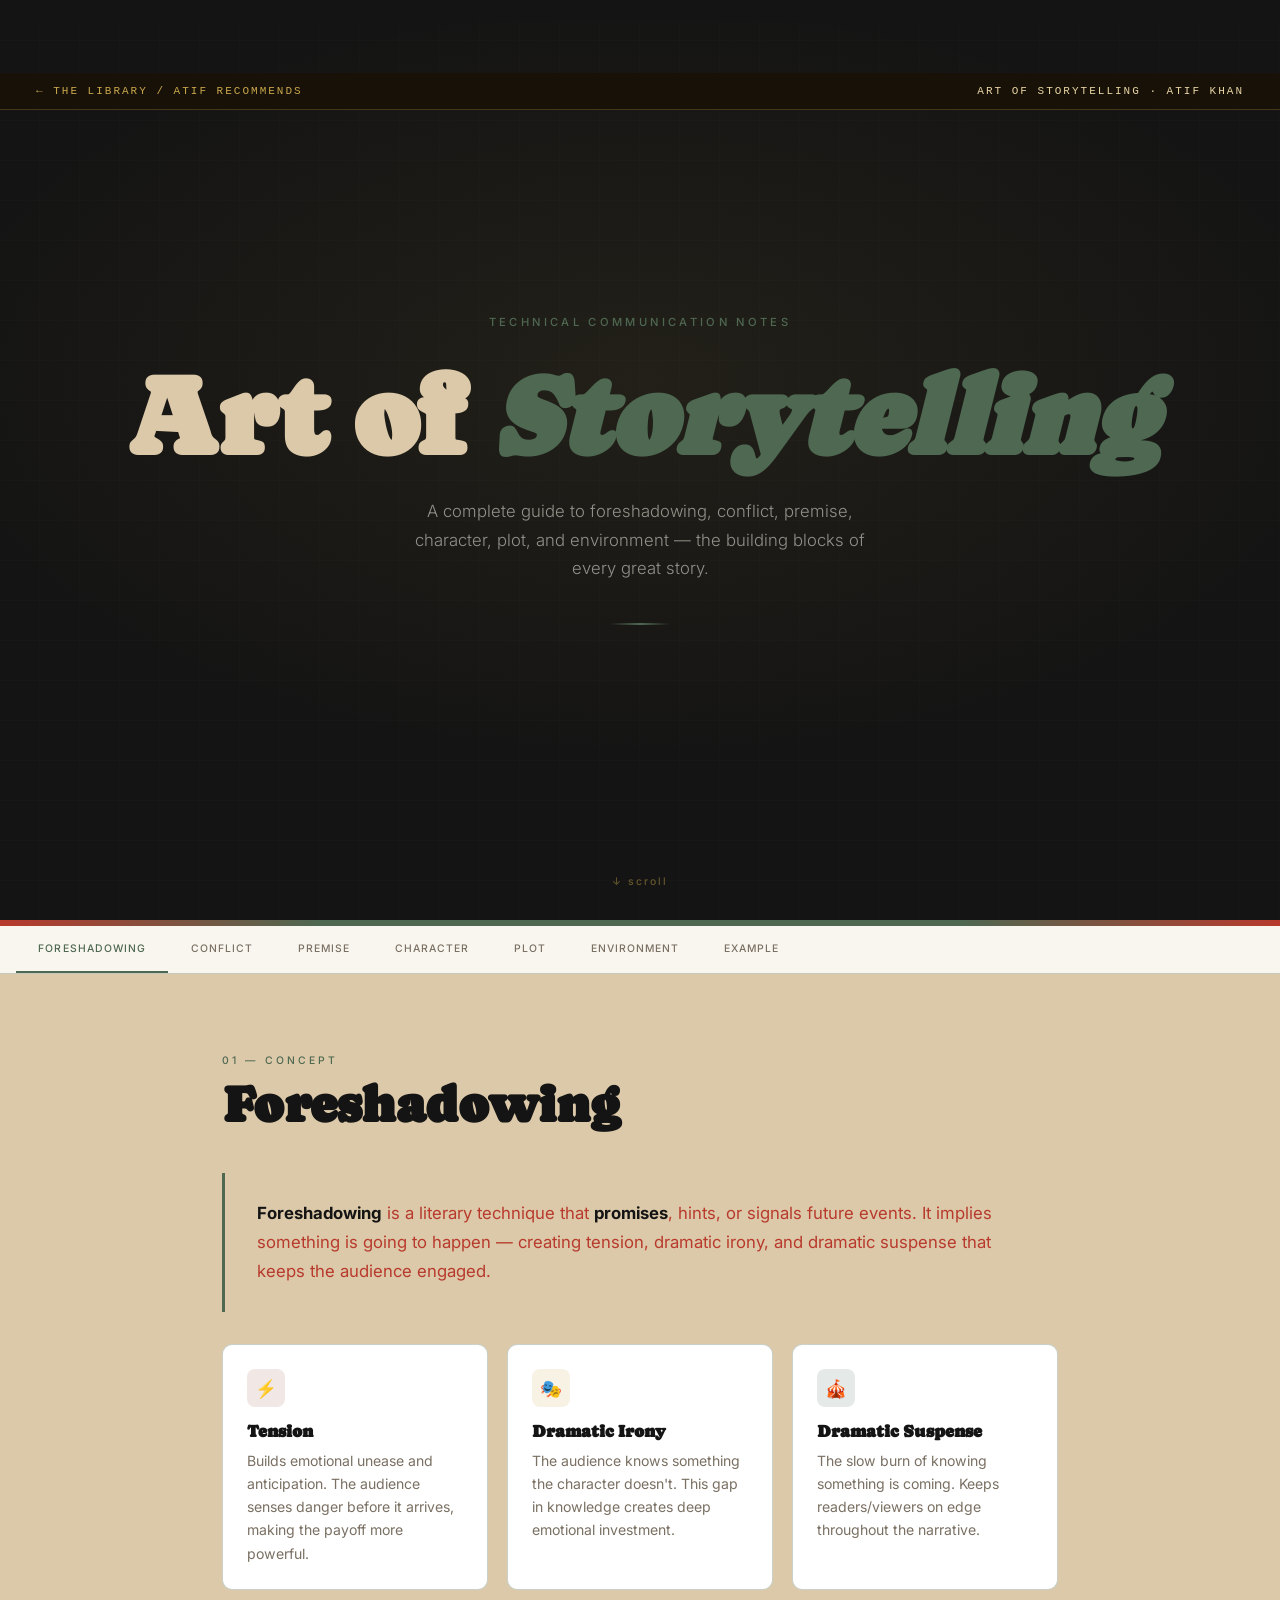
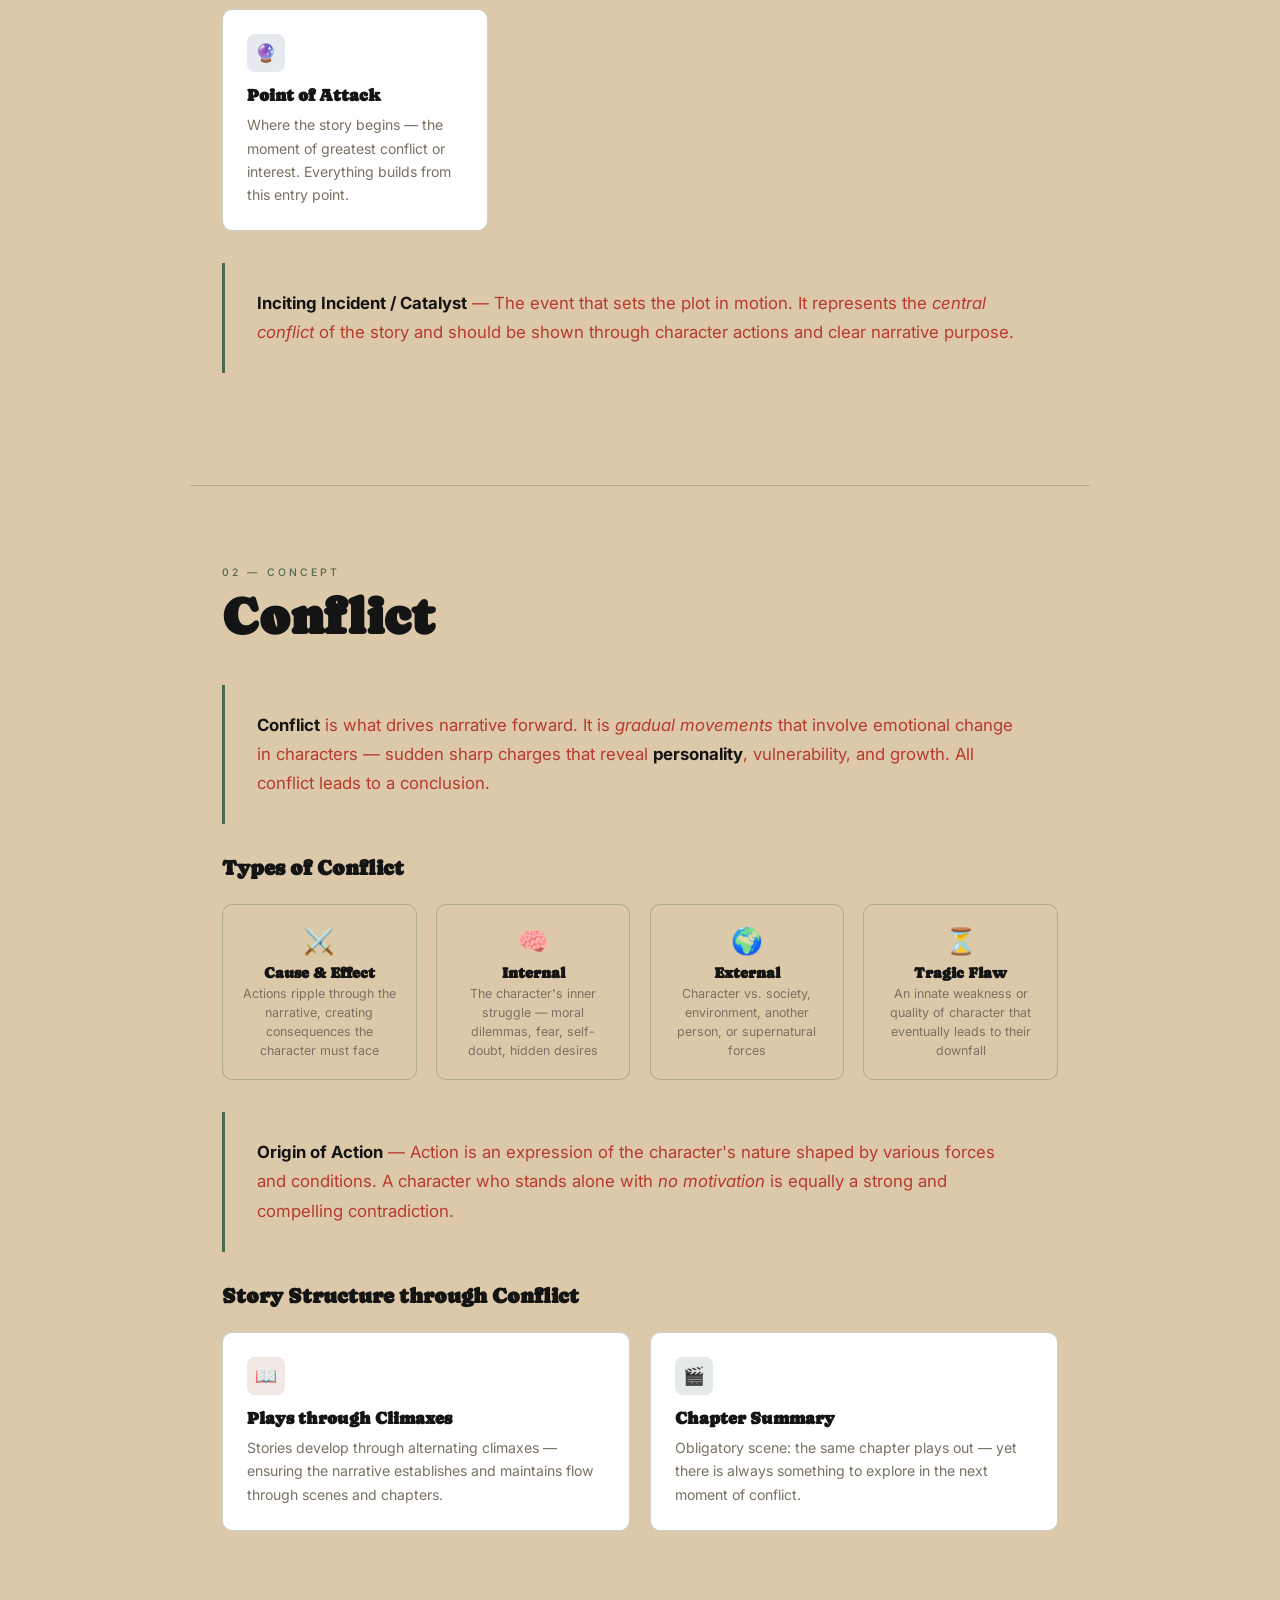
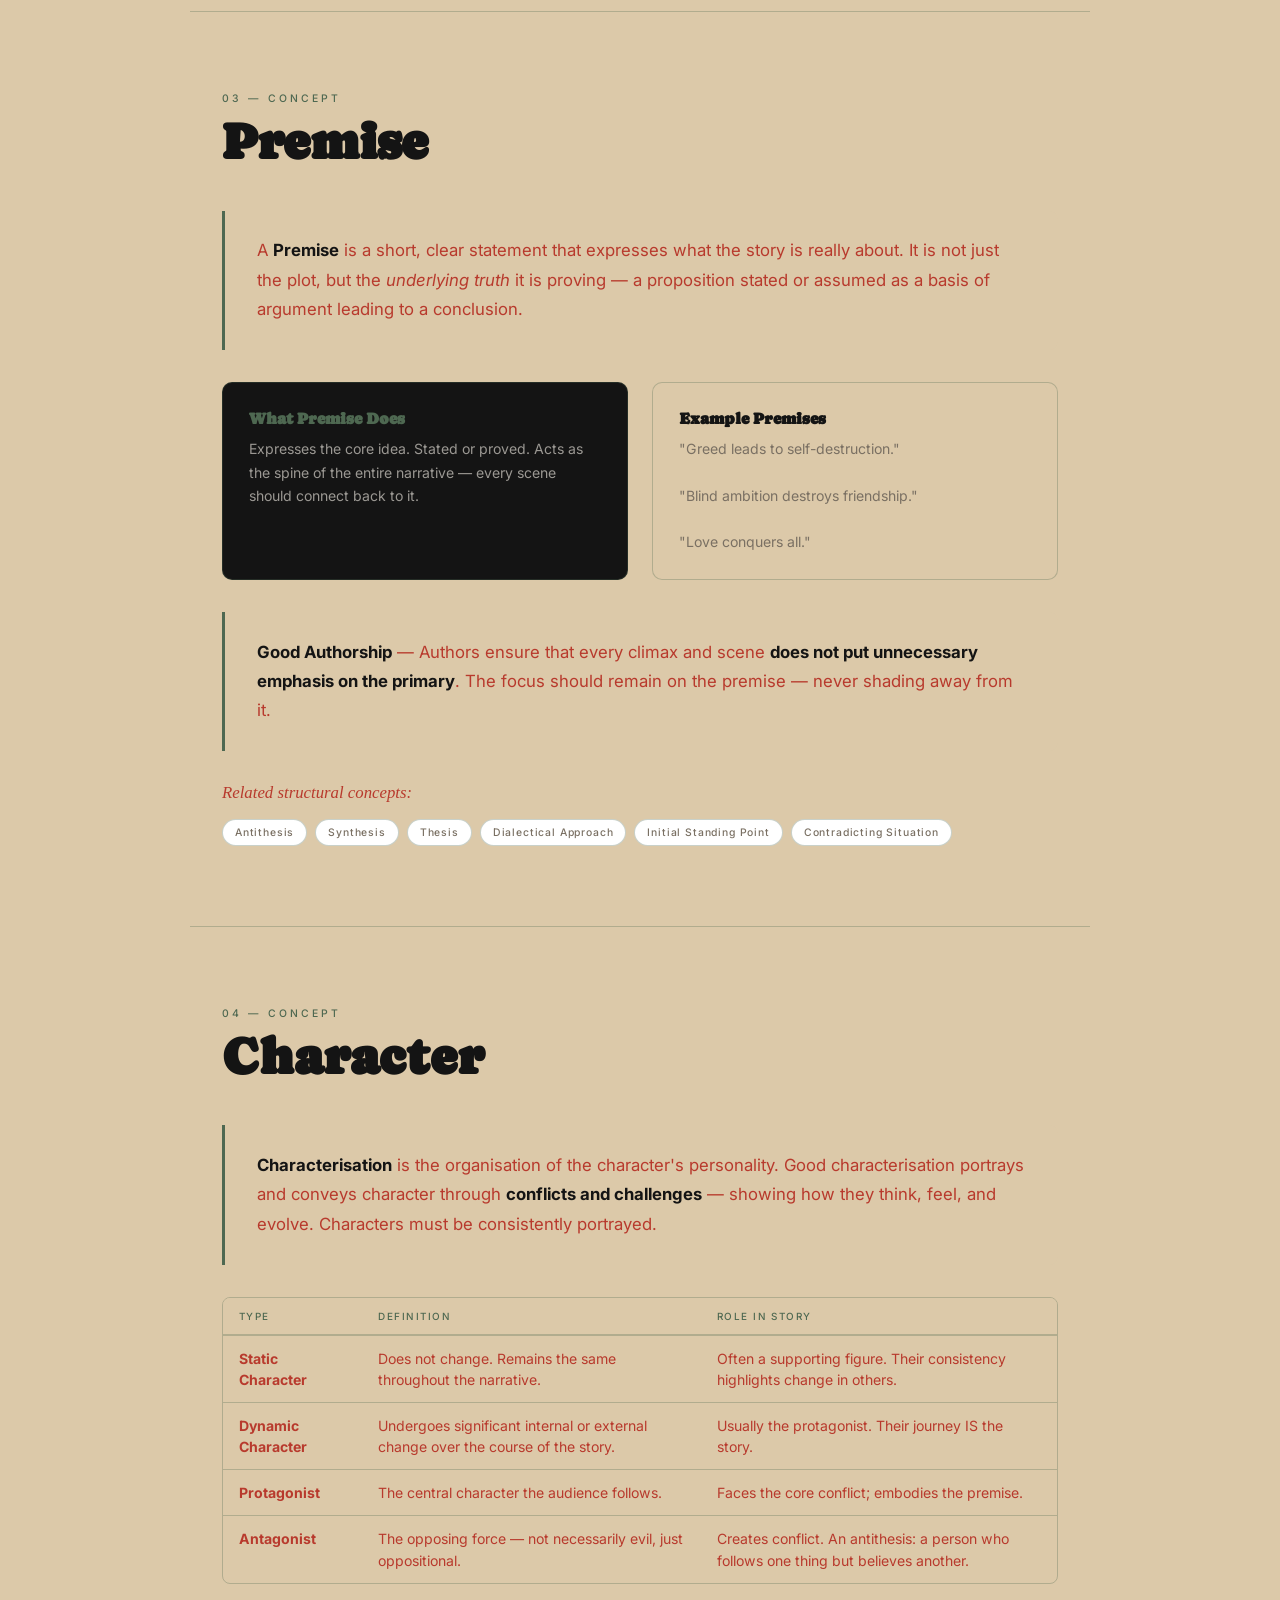
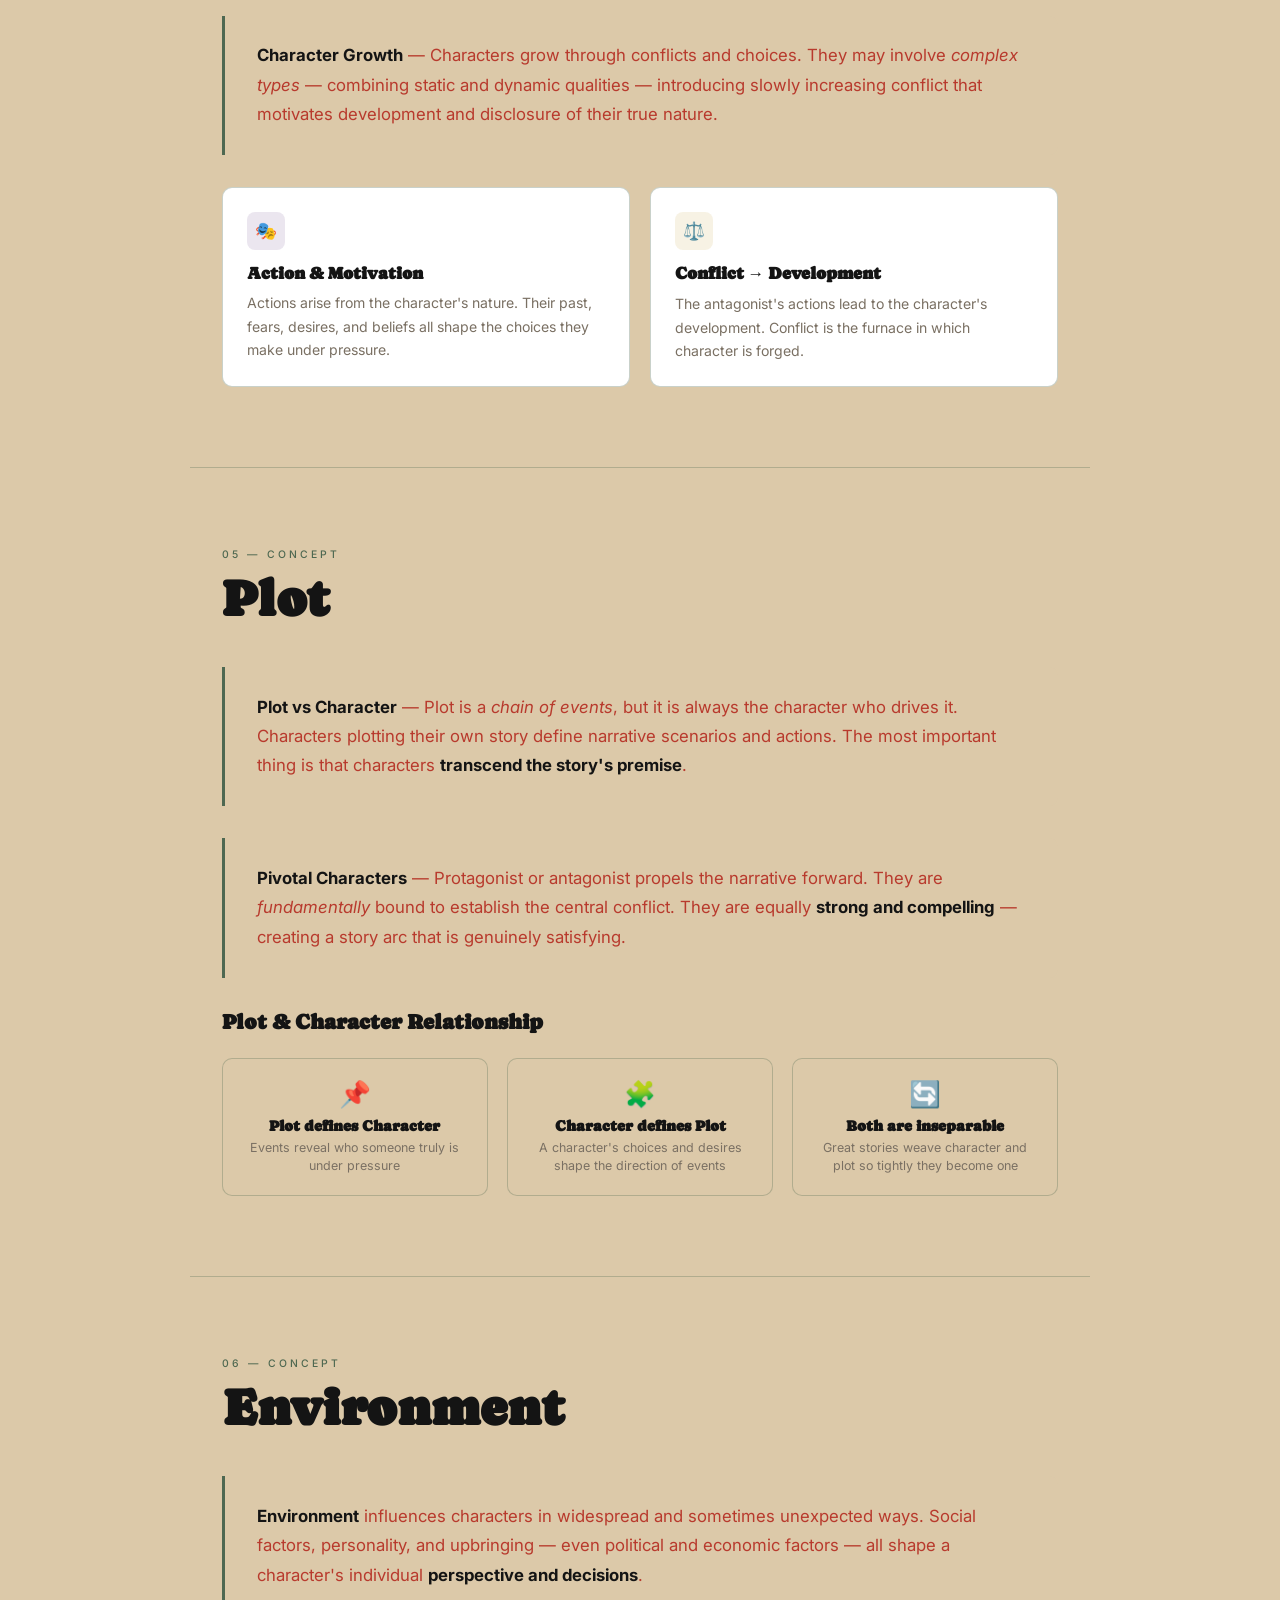
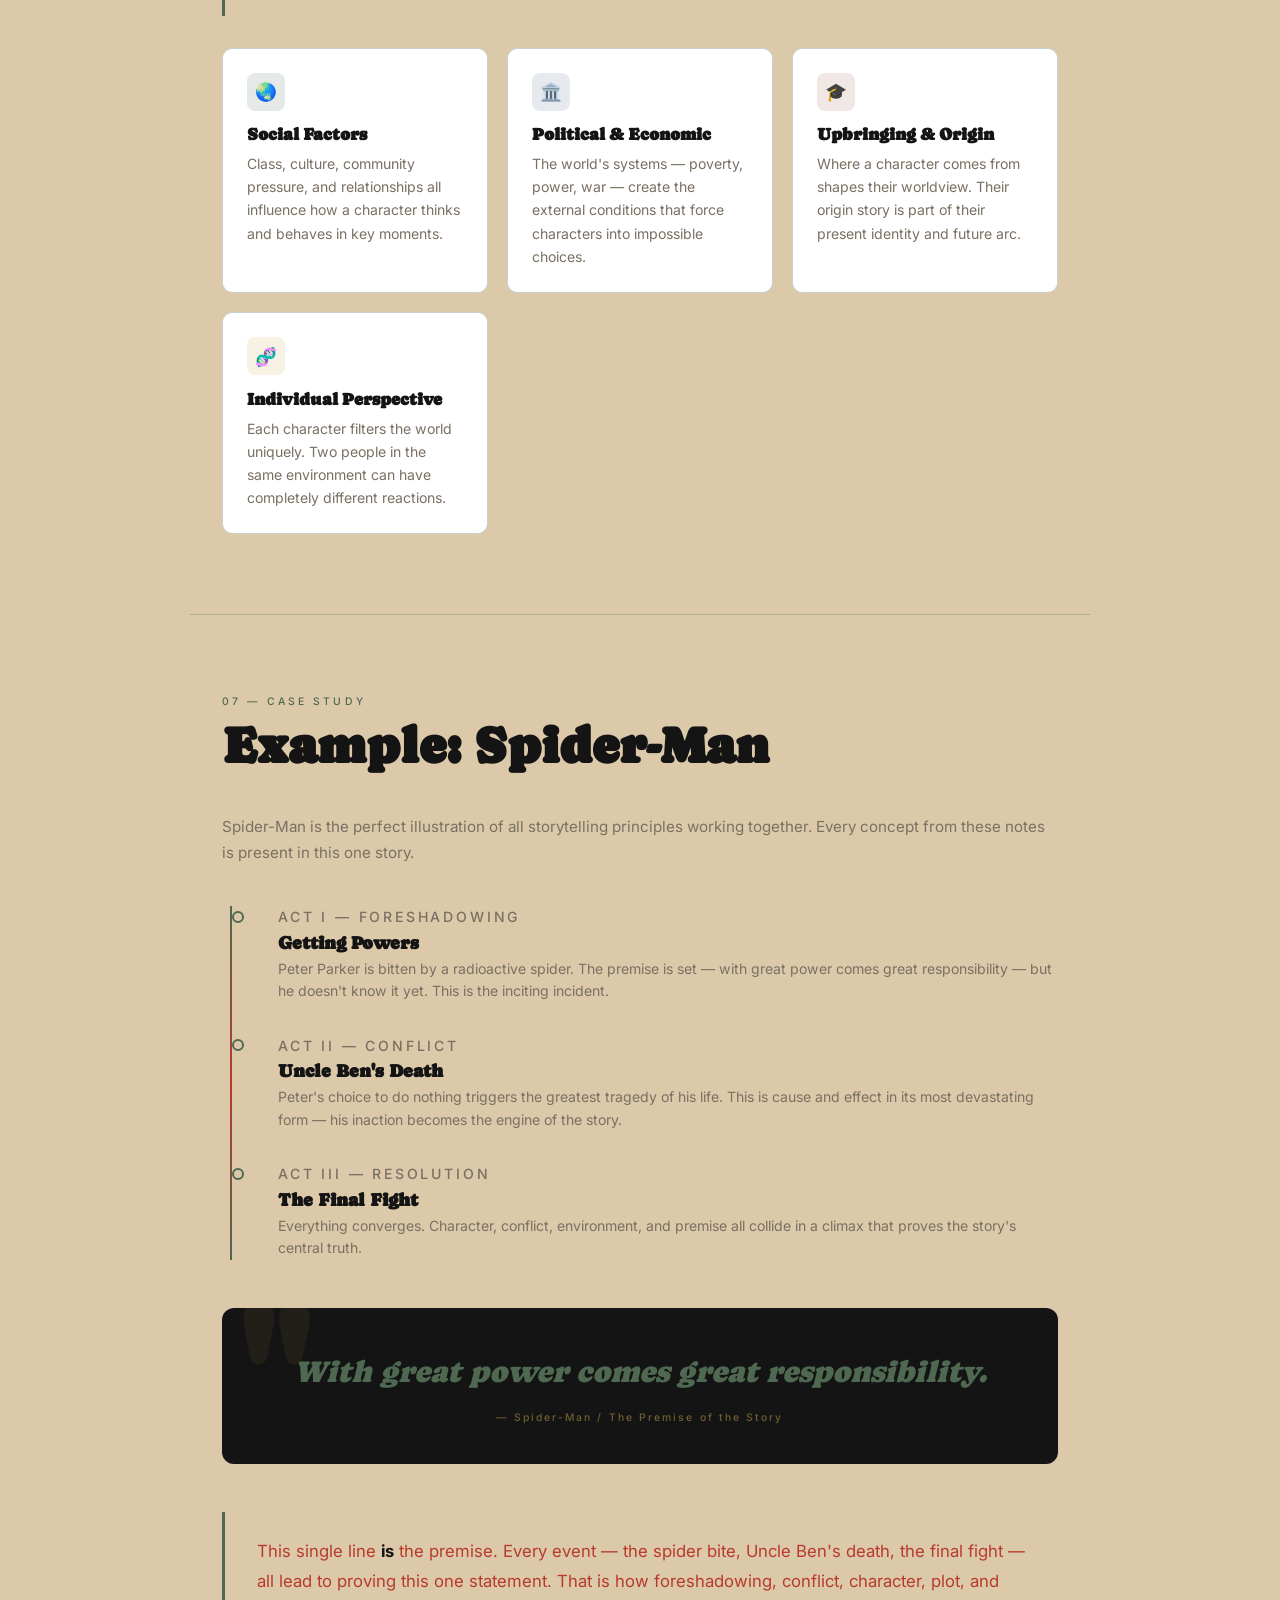
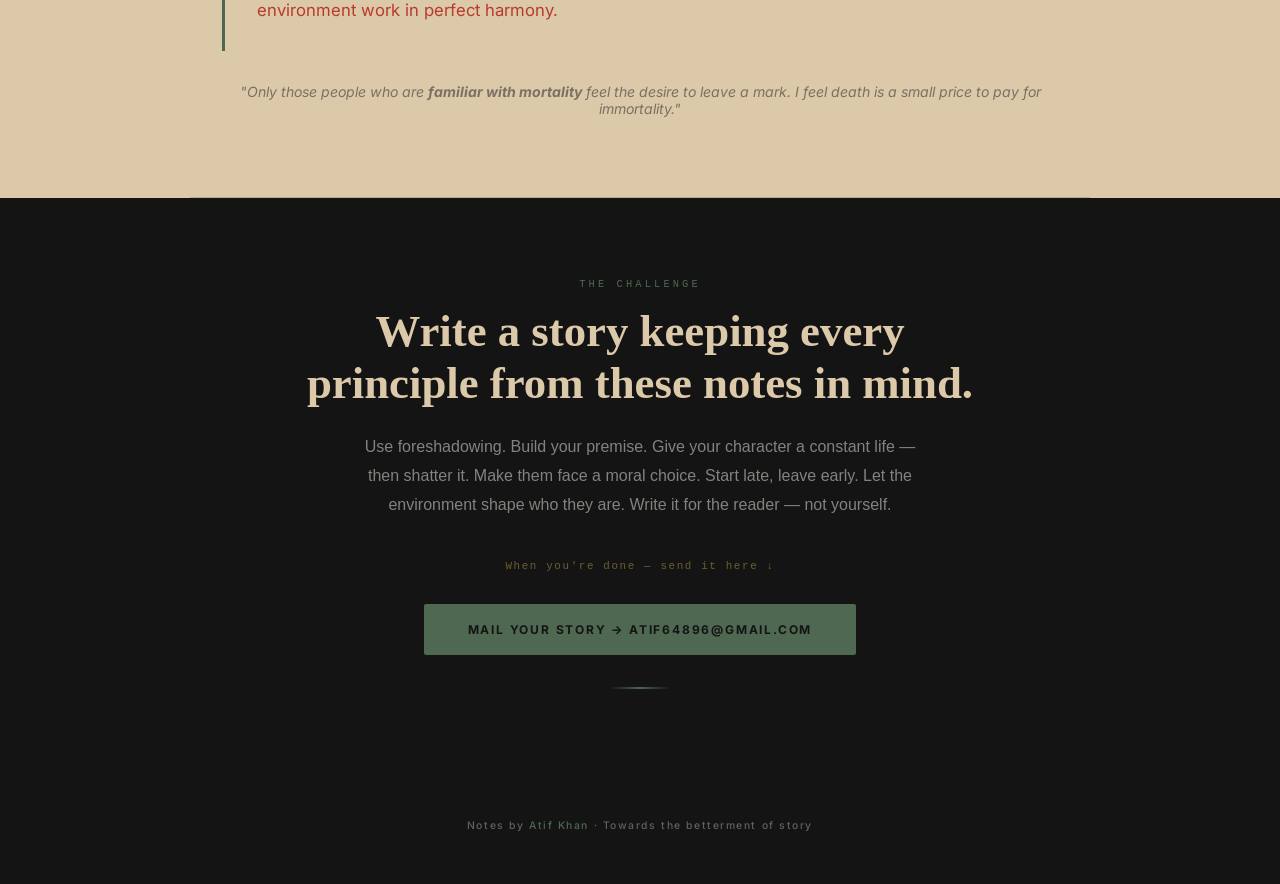
<file: storytelling-notes.html>
<!DOCTYPE html>
<html lang="en">
<head <meta http-equiv="Cache-Control" content="no-cache, no-store, must-revalidate">>
<meta charset="UTF-8"/>
<meta name="viewport" content="width=device-width, initial-scale=1.0"/>
<title>Art of Storytelling — Atif Khan</title>
  <link rel="preconnect" href="https://fonts.googleapis.com">
  <link rel="preconnect" href="https://fonts.gstatic.com" crossorigin>
  <link href="https://fonts.googleapis.com/css2?family=Caprasimo&family=Fraunces:ital,opsz,wght@0,9..144,500;1,9..144,300&family=Inter:wght@400;500;600&display=swap" rel="stylesheet">
<style>
  :root {
    --font-headline: 'Caprasimo', Georgia, serif;
    --font-accent:   'Fraunces', Georgia, serif;
    --font-body:     'Inter', sans-serif;

    --ink: #141414;
    --parchment: #DCC9A9;
    --cream: #DCC9A9;
    --gold: #4E6851;
    --gold-light: #4E6851;
    --rust: #B83A2D;
    --forest: #4E6851;
    --accent: #B83A2D;
    --muted: #7A7063;
    --border: rgba(78, 104, 81, 0.3);
  }

  * { margin: 0; padding: 0; box-sizing: border-box; }

  body {
    background: var(--ink);
    font-family: var(--font-body);
    color: var(--ink);
    overflow-x: hidden;
  }

  /* ── HERO ── */
  .hero {
    background: var(--ink);
    min-height: 100vh;
    display: flex;
    flex-direction: column;
    justify-content: center;
    align-items: center;
    text-align: center;
    padding: clamp(3rem, 8vw, 6rem) clamp(1.2rem, 5vw, 2rem);
    position: relative;
    overflow: hidden;
  }

  .hero::before {
    content: '';
    position: absolute;
    inset: 0;
    background:
      radial-gradient(ellipse 80% 60% at 50% 40%, rgba(201,168,76,0.08) 0%, transparent 70%),
      repeating-linear-gradient(0deg, transparent, transparent 39px, rgba(201,168,76,0.04) 40px),
      repeating-linear-gradient(90deg, transparent, transparent 39px, rgba(201,168,76,0.02) 40px);
    pointer-events: none;
  }

  .hero-eyebrow {
    font-family: var(--font-body); font-weight: 500;
    font-size: clamp(0.55rem, 1.5vw, 0.7rem);
    letter-spacing: 0.3em;
    text-transform: uppercase;
    color: var(--gold);
    opacity: 0.8;
    margin-bottom: clamp(1.2rem, 3vw, 2rem);
    animation: fadeUp 0.8s ease both;
  }

  .hero h1 {
    font-family: var(--font-headline);
    font-size: clamp(2.8rem, 10vw, 7rem);
    font-weight: 900;
    color: var(--parchment);
    line-height: 1;
    letter-spacing: -0.02em;
    animation: fadeUp 0.8s 0.15s ease both;
  }

  .hero h1 em {
    font-style: italic;
    color: var(--gold);
  }

  .hero-sub {
    margin-top: clamp(1rem, 2.5vw, 1.5rem);
    font-size: clamp(0.9rem, 2.2vw, 1.05rem);
    font-weight: 300;
    color: rgba(245,240,232,0.55);
    max-width: 480px;
    line-height: 1.7;
    animation: fadeUp 0.8s 0.3s ease both;
    padding: 0 0.5rem;
  }

  .hero-divider {
    width: 60px;
    height: 2px;
    background: linear-gradient(90deg, transparent, var(--gold), transparent);
    margin: clamp(1.5rem, 4vw, 2.5rem) auto 0;
    animation: fadeUp 0.8s 0.45s ease both;
  }

  .scroll-hint {
    position: absolute;
    bottom: 2rem;
    left: 50%;
    transform: translateX(-50%);
    font-family: var(--font-body); font-weight: 500;
    font-size: 0.65rem;
    letter-spacing: 0.2em;
    color: rgba(201,168,76,0.45);
    animation: bounce 2s infinite;
  }

  @keyframes fadeUp {
    from { opacity: 0; transform: translateY(24px); }
    to   { opacity: 1; transform: translateY(0); }
  }
  @keyframes bounce {
    0%,100% { transform: translateX(-50%) translateY(0); }
    50%      { transform: translateX(-50%) translateY(6px); }
  }

  /* ── MAIN CONTENT ── */
  main {
    background: var(--cream);
    position: relative;
  }

  main::before {
    content: '';
    display: block;
    height: 6px;
    background: linear-gradient(90deg, var(--rust), var(--gold), var(--forest), var(--gold), var(--rust));
  }

  /* ── NAV TABS ── */
  .nav-tabs {
    position: sticky;
    top: 0;
    z-index: 100;
    background: rgba(250,247,242,0.97);
    backdrop-filter: blur(10px);
    -webkit-backdrop-filter: blur(10px);
    border-bottom: 1px solid var(--border);
    display: flex;
    justify-content: flex-start;
    gap: 0;
    padding: 0 clamp(0.5rem, 2vw, 1rem);
    overflow-x: auto;
    scrollbar-width: none;
    -webkit-overflow-scrolling: touch;
  }
  .nav-tabs::-webkit-scrollbar { display: none; }

  .tab-btn {
    font-family: var(--font-body); font-weight: 500;
    font-size: clamp(0.55rem, 1.5vw, 0.65rem);
    letter-spacing: 0.1em;
    text-transform: uppercase;
    color: var(--muted);
    background: none;
    border: none;
    padding: clamp(0.75rem, 2vw, 1rem) clamp(0.8rem, 2vw, 1.4rem);
    cursor: pointer;
    border-bottom: 2px solid transparent;
    white-space: nowrap;
    transition: color 0.2s, border-color 0.2s;
    flex-shrink: 0;
  }
  .tab-btn:hover, .tab-btn.active {
    color: var(--gold);
    border-bottom-color: var(--gold);
  }

  /* ── SECTIONS ── */
  .section {
    max-width: 900px;
    margin: 0 auto;
    padding: clamp(2.5rem, 7vw, 5rem) clamp(1.2rem, 5vw, 2rem);
    border-bottom: 1px solid var(--border);
  }

  .section-label {
    font-family: var(--font-body); font-weight: 500;
    font-size: clamp(0.55rem, 1.5vw, 0.65rem);
    letter-spacing: 0.3em;
    text-transform: uppercase;
    color: var(--gold);
    margin-bottom: 0.6rem;
  }

  .section-title {
    font-family: var(--font-headline);
    font-size: clamp(1.8rem, 6vw, 3.2rem);
    font-weight: 700;
    color: var(--ink);
    line-height: 1.1;
    margin-bottom: clamp(1.5rem, 4vw, 2.5rem);
  }

  /* ── DEFINITION CARD ── */
  .def-card {
    background: var(--parchment);
    border-left: 3px solid var(--gold);
    padding: clamp(1rem, 3vw, 1.6rem) clamp(1rem, 3vw, 2rem);
    border-radius: 0 8px 8px 0;
    margin-bottom: clamp(1.2rem, 3vw, 2rem);
    position: relative;
  }
  .def-card p {
    font-size: clamp(0.9rem, 2.2vw, 1.05rem);
    line-height: 1.75;
    color: var(--accent);
  }
  .def-card strong { color: var(--ink); }

  /* ── GRID ── */
  .grid-2 {
    display: grid;
    grid-template-columns: repeat(auto-fit, minmax(min(100%, 240px), 1fr));
    gap: clamp(0.8rem, 2vw, 1.2rem);
    margin-top: clamp(1rem, 3vw, 1.5rem);
  }

  .card {
    background: #fff;
    border: 1px solid var(--border);
    border-radius: 10px;
    padding: clamp(1rem, 3vw, 1.5rem);
    transition: transform 0.2s, box-shadow 0.2s;
  }
  .card:hover {
    transform: translateY(-3px);
    box-shadow: 0 12px 32px rgba(26,18,8,0.08);
  }
  .card-icon {
    width: 38px;
    height: 38px;
    border-radius: 8px;
    display: flex;
    align-items: center;
    justify-content: center;
    font-size: 1.1rem;
    margin-bottom: 0.9rem;
    flex-shrink: 0;
  }
  .card h3 {
    font-family: var(--font-headline);
    font-size: clamp(0.95rem, 2.2vw, 1.05rem);
    font-weight: 700;
    color: var(--ink);
    margin-bottom: 0.5rem;
  }
  .card p {
    font-size: clamp(0.8rem, 1.8vw, 0.88rem);
    line-height: 1.65;
    color: var(--muted);
  }

  .bg-rust  { background: rgba(139,58,42,0.12); color: var(--rust); }
  .bg-gold  { background: rgba(201,168,76,0.15); color: #8a6a10; }
  .bg-forest{ background: rgba(45,74,62,0.12);  color: var(--forest); }
  .bg-blue  { background: rgba(50,80,120,0.12); color: #32507a; }
  .bg-purple{ background: rgba(90,50,120,0.12); color: #5a3278; }

  /* ── QUOTE BLOCK ── */
  .quote-block {
    margin: clamp(1.5rem, 5vw, 3rem) 0;
    padding: clamp(1.5rem, 4vw, 2.5rem) clamp(1.2rem, 4vw, 2.5rem);
    background: var(--ink);
    border-radius: 12px;
    text-align: center;
    position: relative;
    overflow: hidden;
  }
  .quote-block::before {
    content: '"';
    position: absolute;
    top: -20px;
    left: 20px;
    font-family: var(--font-headline);
    font-size: clamp(6rem, 15vw, 10rem);
    color: rgba(201,168,76,0.08);
    line-height: 1;
    pointer-events: none;
  }
  .quote-block blockquote {
    font-family: var(--font-headline);
    font-size: clamp(1.1rem, 3.5vw, 1.9rem);
    font-style: italic;
    color: var(--gold-light);
    line-height: 1.55;
    position: relative;
    z-index: 1;
  }
  .quote-block cite {
    display: block;
    margin-top: 1rem;
    font-family: var(--font-body); font-weight: 500;
    font-size: clamp(0.55rem, 1.5vw, 0.65rem);
    letter-spacing: 0.2em;
    color: rgba(201,168,76,0.5);
    font-style: normal;
  }

  /* ── TIMELINE ── */
  .timeline {
    position: relative;
    padding-left: clamp(1.2rem, 4vw, 2rem);
    margin-top: clamp(1.2rem, 3vw, 2rem);
  }
  .timeline::before {
    content: '';
    position: absolute;
    left: clamp(0.3rem, 1.2vw, 0.5rem);
    top: 0; bottom: 0;
    width: 2px;
    background: linear-gradient(to bottom, var(--gold), var(--rust), var(--forest));
  }
  .tl-item {
    position: relative;
    margin-bottom: clamp(1.2rem, 4vw, 2rem);
    padding-left: clamp(1rem, 3vw, 1.5rem);
    opacity: 0;
    transform: translateX(-16px);
    transition: opacity 0.5s, transform 0.5s;
  }
  .tl-item.visible {
    opacity: 1;
    transform: translateX(0);
  }
  .tl-dot {
    position: absolute;
    left: clamp(-1.4rem, -3.5vw, -1.75rem);
    top: 0.3rem;
    width: 12px;
    height: 12px;
    border-radius: 50%;
    border: 2px solid var(--gold);
    background: var(--cream);
  }
  .tl-step {
    font-family: var(--font-body); font-weight: 500;
    font-size: clamp(0.55rem, 1.4vw, 0.6rem);
    letter-spacing: 0.2em;
    text-transform: uppercase;
    color: var(--gold);
    margin-bottom: 0.2rem;
  }
  .tl-item h4 {
    font-family: var(--font-headline);
    font-size: clamp(1rem, 2.5vw, 1.15rem);
    font-weight: 700;
    color: var(--ink);
    margin-bottom: 0.3rem;
  }
  .tl-item p {
    font-size: clamp(0.8rem, 1.8vw, 0.88rem);
    color: var(--muted);
    line-height: 1.6;
  }

  /* ── PREMISE SECTION ── */
  .premise-grid {
    display: grid;
    grid-template-columns: 1fr 1fr;
    gap: clamp(0.8rem, 2vw, 1.5rem);
    margin-top: clamp(1rem, 3vw, 2rem);
  }
  @media (max-width: 560px) { .premise-grid { grid-template-columns: 1fr; } }

  .premise-box {
    padding: clamp(1rem, 3vw, 1.6rem);
    border-radius: 10px;
    border: 1px solid var(--border);
  }
  .premise-box.dark { background: var(--ink); color: var(--parchment); }
  .premise-box.light { background: var(--parchment); }
  .premise-box h4 {
    font-family: var(--font-headline);
    font-size: clamp(0.9rem, 2.2vw, 1rem);
    font-weight: 700;
    margin-bottom: 0.6rem;
  }
  .premise-box.dark h4 { color: var(--gold); }
  .premise-box.light h4 { color: var(--ink); }
  .premise-box p {
    font-size: clamp(0.8rem, 1.8vw, 0.88rem);
    line-height: 1.65;
    color: var(--muted);
  }
  .premise-box.dark p { color: rgba(245,240,232,0.6); }

  /* ── TAG LIST ── */
  .tag-list {
    display: flex;
    flex-wrap: wrap;
    gap: 0.5rem;
    margin-top: 1rem;
  }
  .tag {
    font-family: var(--font-body); font-weight: 500;
    font-size: clamp(0.58rem, 1.4vw, 0.65rem);
    letter-spacing: 0.08em;
    padding: 0.35rem 0.75rem;
    border-radius: 999px;
    border: 1px solid var(--border);
    color: var(--muted);
    background: #fff;
  }

  /* ── CHARACTER TABLE — mobile friendly ── */
  .char-table-wrap {
    width: 100%;
    overflow-x: auto;
    -webkit-overflow-scrolling: touch;
    margin-top: clamp(1rem, 3vw, 1.5rem);
    border-radius: 8px;
    border: 1px solid var(--border);
  }

  .char-table {
    width: 100%;
    min-width: 520px;
    border-collapse: collapse;
    font-size: clamp(0.78rem, 1.8vw, 0.88rem);
  }
  .char-table th {
    font-family: var(--font-body); font-weight: 500;
    font-size: clamp(0.55rem, 1.4vw, 0.62rem);
    letter-spacing: 0.15em;
    text-transform: uppercase;
    color: var(--gold);
    text-align: left;
    padding: clamp(0.6rem, 2vw, 0.75rem) clamp(0.8rem, 2.5vw, 1rem);
    border-bottom: 2px solid var(--border);
    background: var(--parchment);
  }
  .char-table td {
    padding: clamp(0.6rem, 2vw, 0.75rem) clamp(0.8rem, 2.5vw, 1rem);
    border-bottom: 1px solid var(--border);
    color: var(--accent);
    line-height: 1.5;
    vertical-align: top;
  }
  .char-table tr:last-child td { border-bottom: none; }
  .char-table tr:hover td { background: var(--parchment); }

  /* ── CONFLICT TYPES ── */
  .conflict-row {
    display: grid;
    grid-template-columns: repeat(auto-fit, minmax(min(100%, 150px), 1fr));
    gap: clamp(0.8rem, 2vw, 1.2rem);
    margin-top: clamp(1rem, 3vw, 1.5rem);
  }

  .conflict-pill {
    background: var(--parchment);
    border: 1px solid var(--border);
    border-radius: 10px;
    padding: clamp(1rem, 2.5vw, 1.2rem);
    text-align: center;
  }
  .conflict-pill .emoji {
    font-size: clamp(1.2rem, 3vw, 1.6rem);
    margin-bottom: 0.5rem;
  }
  .conflict-pill h4 {
    font-family: var(--font-headline);
    font-size: clamp(0.85rem, 2vw, 0.95rem);
    font-weight: 700;
    color: var(--ink);
    margin-bottom: 0.3rem;
  }
  .conflict-pill p {
    font-size: clamp(0.72rem, 1.6vw, 0.78rem);
    color: var(--muted);
    line-height: 1.5;
  }

  /* ── SECTION HEADINGS ── */
  .subsection-title {
    font-family: var(--font-headline);
    font-size: clamp(1.1rem, 2.8vw, 1.3rem);
    color: var(--ink);
    margin-bottom: clamp(0.8rem, 2vw, 1rem);
    margin-top: clamp(1.5rem, 4vw, 2rem);
  }

  /* ── FOOTER ── */
  footer {
    background: var(--ink);
    color: rgba(245,240,232,0.35);
    text-align: center;
    padding: clamp(1.8rem, 5vw, 3rem) clamp(1rem, 4vw, 2rem);
    font-family: var(--font-body); font-weight: 500;
    font-size: clamp(0.58rem, 1.5vw, 0.65rem);
    letter-spacing: 0.15em;
    line-height: 1.8;
  }
  footer span { color: var(--gold); }

  /* SCROLL REVEAL */
  .reveal {
    opacity: 0;
    transform: translateY(28px);
    transition: opacity 0.6s ease, transform 0.6s ease;
  }
  .reveal.visible {
    opacity: 1;
    transform: translateY(0);
  }

  /* ── MOBILE-ONLY TWEAKS ── */
  @media (max-width: 400px) {
    .hero h1 { font-size: 2.4rem; }
    .tab-btn { padding: 0.7rem 0.9rem; font-size: 0.52rem; }
  }
</style>
</head>
<body>

<!-- TOP RETURN BAR -->
<div style="position:fixed;top:0;left:0;right:0;z-index:99999;padding:12px 36px;display:flex;justify-content:space-between;align-items:center;background:rgba(26,18,8,0.92);backdrop-filter:blur(10px);border-bottom:1px solid rgba(201,168,76,0.25);font-family:'Space Mono',monospace;font-size:11px;letter-spacing:2px;text-transform:uppercase;">
  <a href="index.html#archive" style="color:#c9a84c;text-decoration:none;display:inline-flex;align-items:center;gap:6px;transition:color 0.2s;">&larr; The Library / Atif Recommends</a>
  <span style="color:#e8d5a3;">Art of Storytelling &middot; Atif Khan</span>
</div>

<!-- HERO -->
<section class="hero">
  <p class="hero-eyebrow">Technical Communication Notes</p>
  <h1>Art of <em>Storytelling</em></h1>
  <p class="hero-sub">A complete guide to foreshadowing, conflict, premise, character, plot, and environment — the building blocks of every great story.</p>
  <div class="hero-divider"></div>
  <p class="scroll-hint">↓ scroll</p>
</section>

<main>
  <!-- NAV -->
  <nav class="nav-tabs" id="navTabs">
    <button class="tab-btn active" onclick="scrollToSection('foreshadowing')">Foreshadowing</button>
    <button class="tab-btn" onclick="scrollToSection('conflict')">Conflict</button>
    <button class="tab-btn" onclick="scrollToSection('premise')">Premise</button>
    <button class="tab-btn" onclick="scrollToSection('character')">Character</button>
    <button class="tab-btn" onclick="scrollToSection('plot')">Plot</button>
    <button class="tab-btn" onclick="scrollToSection('environment')">Environment</button>
    <button class="tab-btn" onclick="scrollToSection('example')">Example</button>
  </nav>

  <!-- 1. FORESHADOWING -->
  <section class="section reveal" id="foreshadowing">
    <p class="section-label">01 — Concept</p>
    <h2 class="section-title">Foreshadowing</h2>
    <div class="def-card">
      <p><strong>Foreshadowing</strong> is a literary technique that <strong>promises</strong>, hints, or signals future events. It implies something is going to happen — creating tension, dramatic irony, and dramatic suspense that keeps the audience engaged.</p>
    </div>
    <div class="grid-2">
      <div class="card">
        <div class="card-icon bg-rust">⚡</div>
        <h3>Tension</h3>
        <p>Builds emotional unease and anticipation. The audience senses danger before it arrives, making the payoff more powerful.</p>
      </div>
      <div class="card">
        <div class="card-icon bg-gold">🎭</div>
        <h3>Dramatic Irony</h3>
        <p>The audience knows something the character doesn't. This gap in knowledge creates deep emotional investment.</p>
      </div>
      <div class="card">
        <div class="card-icon bg-forest">🎪</div>
        <h3>Dramatic Suspense</h3>
        <p>The slow burn of knowing something is coming. Keeps readers/viewers on edge throughout the narrative.</p>
      </div>
      <div class="card">
        <div class="card-icon bg-blue">🔮</div>
        <h3>Point of Attack</h3>
        <p>Where the story begins — the moment of greatest conflict or interest. Everything builds from this entry point.</p>
      </div>
    </div>
    <div class="def-card" style="margin-top:clamp(1.2rem,3vw,2rem)">
      <p><strong>Inciting Incident / Catalyst</strong> — The event that sets the plot in motion. It represents the <em>central conflict</em> of the story and should be shown through character actions and clear narrative purpose.</p>
    </div>
  </section>

  <!-- 2. CONFLICT -->
  <section class="section reveal" id="conflict">
    <p class="section-label">02 — Concept</p>
    <h2 class="section-title">Conflict</h2>
    <div class="def-card">
      <p><strong>Conflict</strong> is what drives narrative forward. It is <em>gradual movements</em> that involve emotional change in characters — sudden sharp charges that reveal <strong>personality</strong>, vulnerability, and growth. All conflict leads to a conclusion.</p>
    </div>

    <h3 class="subsection-title">Types of Conflict</h3>
    <div class="conflict-row">
      <div class="conflict-pill">
        <div class="emoji">⚔️</div>
        <h4>Cause & Effect</h4>
        <p>Actions ripple through the narrative, creating consequences the character must face</p>
      </div>
      <div class="conflict-pill">
        <div class="emoji">🧠</div>
        <h4>Internal</h4>
        <p>The character's inner struggle — moral dilemmas, fear, self-doubt, hidden desires</p>
      </div>
      <div class="conflict-pill">
        <div class="emoji">🌍</div>
        <h4>External</h4>
        <p>Character vs. society, environment, another person, or supernatural forces</p>
      </div>
      <div class="conflict-pill">
        <div class="emoji">⏳</div>
        <h4>Tragic Flaw</h4>
        <p>An innate weakness or quality of character that eventually leads to their downfall</p>
      </div>
    </div>

    <div class="def-card" style="margin-top:clamp(1.2rem,3vw,2rem)">
      <p><strong>Origin of Action</strong> — Action is an expression of the character's nature shaped by various forces and conditions. A character who stands alone with <em>no motivation</em> is equally a strong and compelling contradiction.</p>
    </div>

    <h3 class="subsection-title">Story Structure through Conflict</h3>
    <div class="grid-2">
      <div class="card">
        <div class="card-icon bg-rust">📖</div>
        <h3>Plays through Climaxes</h3>
        <p>Stories develop through alternating climaxes — ensuring the narrative establishes and maintains flow through scenes and chapters.</p>
      </div>
      <div class="card">
        <div class="card-icon bg-forest">🎬</div>
        <h3>Chapter Summary</h3>
        <p>Obligatory scene: the same chapter plays out — yet there is always something to explore in the next moment of conflict.</p>
      </div>
    </div>
  </section>

  <!-- 3. PREMISE -->
  <section class="section reveal" id="premise">
    <p class="section-label">03 — Concept</p>
    <h2 class="section-title">Premise</h2>
    <div class="def-card">
      <p>A <strong>Premise</strong> is a short, clear statement that expresses what the story is really about. It is not just the plot, but the <em>underlying truth</em> it is proving — a proposition stated or assumed as a basis of argument leading to a conclusion.</p>
    </div>

    <div class="premise-grid">
      <div class="premise-box dark">
        <h4>What Premise Does</h4>
        <p>Expresses the core idea. Stated or proved. Acts as the spine of the entire narrative — every scene should connect back to it.</p>
      </div>
      <div class="premise-box light">
        <h4>Example Premises</h4>
        <p>"Greed leads to self-destruction."<br/><br/>"Blind ambition destroys friendship."<br/><br/>"Love conquers all."</p>
      </div>
    </div>

    <div class="def-card" style="margin-top:clamp(1.2rem,3vw,2rem)">
      <p><strong>Good Authorship</strong> — Authors ensure that every climax and scene <strong>does not put unnecessary emphasis on the primary</strong>. The focus should remain on the premise — never shading away from it.</p>
    </div>

    <div style="margin-top:clamp(1.2rem,3vw,2rem)">
      <p style="font-family:'Playfair Display',serif; font-size:clamp(0.9rem,2.2vw,1.05rem); color:var(--accent); font-style:italic; margin-bottom:1rem;">Related structural concepts:</p>
      <div class="tag-list">
        <span class="tag">Antithesis</span>
        <span class="tag">Synthesis</span>
        <span class="tag">Thesis</span>
        <span class="tag">Dialectical Approach</span>
        <span class="tag">Initial Standing Point</span>
        <span class="tag">Contradicting Situation</span>
      </div>
    </div>
  </section>

  <!-- 4. CHARACTER -->
  <section class="section reveal" id="character">
    <p class="section-label">04 — Concept</p>
    <h2 class="section-title">Character</h2>
    <div class="def-card">
      <p><strong>Characterisation</strong> is the organisation of the character's personality. Good characterisation portrays and conveys character through <strong>conflicts and challenges</strong> — showing how they think, feel, and evolve. Characters must be consistently portrayed.</p>
    </div>

    <!-- Scrollable table wrapper for mobile -->
    <div class="char-table-wrap">
      <table class="char-table">
        <thead>
          <tr>
            <th>Type</th>
            <th>Definition</th>
            <th>Role in Story</th>
          </tr>
        </thead>
        <tbody>
          <tr>
            <td><strong>Static Character</strong></td>
            <td>Does not change. Remains the same throughout the narrative.</td>
            <td>Often a supporting figure. Their consistency highlights change in others.</td>
          </tr>
          <tr>
            <td><strong>Dynamic Character</strong></td>
            <td>Undergoes significant internal or external change over the course of the story.</td>
            <td>Usually the protagonist. Their journey IS the story.</td>
          </tr>
          <tr>
            <td><strong>Protagonist</strong></td>
            <td>The central character the audience follows.</td>
            <td>Faces the core conflict; embodies the premise.</td>
          </tr>
          <tr>
            <td><strong>Antagonist</strong></td>
            <td>The opposing force — not necessarily evil, just oppositional.</td>
            <td>Creates conflict. An antithesis: a person who follows one thing but believes another.</td>
          </tr>
        </tbody>
      </table>
    </div>

    <div class="def-card" style="margin-top:clamp(1.2rem,3vw,2rem)">
      <p><strong>Character Growth</strong> — Characters grow through conflicts and choices. They may involve <em>complex types</em> — combining static and dynamic qualities — introducing slowly increasing conflict that motivates development and disclosure of their true nature.</p>
    </div>

    <div class="grid-2" style="margin-top:clamp(1rem,3vw,1.5rem)">
      <div class="card">
        <div class="card-icon bg-purple">🎭</div>
        <h3>Action & Motivation</h3>
        <p>Actions arise from the character's nature. Their past, fears, desires, and beliefs all shape the choices they make under pressure.</p>
      </div>
      <div class="card">
        <div class="card-icon bg-gold">⚖️</div>
        <h3>Conflict → Development</h3>
        <p>The antagonist's actions lead to the character's development. Conflict is the furnace in which character is forged.</p>
      </div>
    </div>
  </section>

  <!-- 5. PLOT -->
  <section class="section reveal" id="plot">
    <p class="section-label">05 — Concept</p>
    <h2 class="section-title">Plot</h2>
    <div class="def-card">
      <p><strong>Plot vs Character</strong> — Plot is a <em>chain of events</em>, but it is always the character who drives it. Characters plotting their own story define narrative scenarios and actions. The most important thing is that characters <strong>transcend the story's premise</strong>.</p>
    </div>
    <div class="def-card">
      <p><strong>Pivotal Characters</strong> — Protagonist or antagonist propels the narrative forward. They are <em>fundamentally</em> bound to establish the central conflict. They are equally <strong>strong and compelling</strong> — creating a story arc that is genuinely satisfying.</p>
    </div>

    <h3 class="subsection-title">Plot & Character Relationship</h3>
    <div class="conflict-row">
      <div class="conflict-pill">
        <div class="emoji">📌</div>
        <h4>Plot defines Character</h4>
        <p>Events reveal who someone truly is under pressure</p>
      </div>
      <div class="conflict-pill">
        <div class="emoji">🧩</div>
        <h4>Character defines Plot</h4>
        <p>A character's choices and desires shape the direction of events</p>
      </div>
      <div class="conflict-pill">
        <div class="emoji">🔄</div>
        <h4>Both are inseparable</h4>
        <p>Great stories weave character and plot so tightly they become one</p>
      </div>
    </div>
  </section>

  <!-- 6. ENVIRONMENT -->
  <section class="section reveal" id="environment">
    <p class="section-label">06 — Concept</p>
    <h2 class="section-title">Environment</h2>
    <div class="def-card">
      <p><strong>Environment</strong> influences characters in widespread and sometimes unexpected ways. Social factors, personality, and upbringing — even political and economic factors — all shape a character's individual <strong>perspective and decisions</strong>.</p>
    </div>

    <div class="grid-2">
      <div class="card">
        <div class="card-icon bg-forest">🌏</div>
        <h3>Social Factors</h3>
        <p>Class, culture, community pressure, and relationships all influence how a character thinks and behaves in key moments.</p>
      </div>
      <div class="card">
        <div class="card-icon bg-blue">🏛️</div>
        <h3>Political & Economic</h3>
        <p>The world's systems — poverty, power, war — create the external conditions that force characters into impossible choices.</p>
      </div>
      <div class="card">
        <div class="card-icon bg-rust">🎓</div>
        <h3>Upbringing & Origin</h3>
        <p>Where a character comes from shapes their worldview. Their origin story is part of their present identity and future arc.</p>
      </div>
      <div class="card">
        <div class="card-icon bg-gold">🧬</div>
        <h3>Individual Perspective</h3>
        <p>Each character filters the world uniquely. Two people in the same environment can have completely different reactions.</p>
      </div>
    </div>
  </section>

  <!-- 7. SPIDER-MAN -->
  <section class="section reveal" id="example">
    <p class="section-label">07 — Case Study</p>
    <h2 class="section-title">Example: Spider-Man</h2>
    <p style="color:var(--muted); font-size:clamp(0.85rem,2.2vw,0.95rem); margin-bottom:clamp(1.5rem,4vw,2.5rem); line-height:1.7;">Spider-Man is the perfect illustration of all storytelling principles working together. Every concept from these notes is present in this one story.</p>

    <div class="timeline" id="timeline">
      <div class="tl-item">
        <div class="tl-dot"></div>
        <p class="tl-step">Act I — Foreshadowing</p>
        <h4>Getting Powers</h4>
        <p>Peter Parker is bitten by a radioactive spider. The premise is set — with great power comes great responsibility — but he doesn't know it yet. This is the inciting incident.</p>
      </div>
      <div class="tl-item">
        <div class="tl-dot"></div>
        <p class="tl-step">Act II — Conflict</p>
        <h4>Uncle Ben's Death</h4>
        <p>Peter's choice to do nothing triggers the greatest tragedy of his life. This is cause and effect in its most devastating form — his inaction becomes the engine of the story.</p>
      </div>
      <div class="tl-item">
        <div class="tl-dot"></div>
        <p class="tl-step">Act III — Resolution</p>
        <h4>The Final Fight</h4>
        <p>Everything converges. Character, conflict, environment, and premise all collide in a climax that proves the story's central truth.</p>
      </div>
    </div>

    <div class="quote-block">
      <blockquote>With great power comes great responsibility.</blockquote>
      <cite>— Spider-Man / The Premise of the Story</cite>
    </div>

    <div class="def-card">
      <p>This single line <strong>is</strong> the premise. Every event — the spider bite, Uncle Ben's death, the final fight — all lead to proving this one statement. That is how foreshadowing, conflict, character, plot, and environment work in perfect harmony.</p>
    </div>

    <p style="margin-top:clamp(1.2rem,3vw,2rem); font-size:clamp(0.8rem,1.8vw,0.88rem); color:var(--muted); font-style:italic; text-align:center; padding: 0 1rem;">
      "Only those people who are <strong>familiar with mortality</strong> feel the desire to leave a mark. I feel death is a small price to pay for immortality."
    </p>
  </section>
</main>

<!-- STORY CHALLENGE -->
<section style="background:var(--ink); padding: clamp(2.5rem,7vw,5rem) clamp(1.2rem,5vw,2rem);">
  <div style="max-width:700px; margin:0 auto; text-align:center;">
    <p style="font-family:'Space Mono',monospace; font-size:0.65rem; letter-spacing:0.3em; text-transform:uppercase; color:var(--gold); margin-bottom:1rem;">The Challenge</p>
    <h2 style="font-family:'Playfair Display',serif; font-size:clamp(1.8rem,5vw,2.8rem); font-weight:900; color:var(--parchment); line-height:1.15; margin-bottom:1.5rem;">Write a story keeping every principle from these notes in mind.</h2>
    <p style="font-family:'DM Sans',sans-serif; font-size:clamp(0.88rem,2vw,1rem); color:rgba(245,240,232,0.5); line-height:1.8; margin-bottom:clamp(1.5rem,4vw,2.5rem); max-width:560px; margin-left:auto; margin-right:auto;">
      Use foreshadowing. Build your premise. Give your character a constant life — then shatter it. Make them face a moral choice. Start late, leave early. Let the environment shape who they are. Write it for the reader — not yourself.
    </p>
    <p style="font-family:'Space Mono',monospace; font-size:clamp(0.6rem,1.5vw,0.68rem); color:rgba(201,168,76,0.5); letter-spacing:0.15em; margin-bottom:2rem;">When you're done — send it here ↓</p>

    <a href="mailto:atif64896@gmail.com?subject=My Story — Art of Storytelling Challenge&body=Hi Atif,%0D%0A%0D%0AHere is my story keeping all the storytelling principles in mind:%0D%0A%0D%0A[Your story here]"
      style="
        display: inline-block;
        padding: clamp(14px,3vw,18px) clamp(28px,5vw,44px);
        background: var(--gold);
        color: var(--ink);
        font-family: var(--font-body); font-weight: 500;
        font-size: clamp(0.65rem,1.6vw,0.75rem);
        letter-spacing: 0.15em;
        text-transform: uppercase;
        text-decoration: none;
        font-weight: 700;
        border-radius: 2px;
        transition: opacity 0.2s;
      "
      onmouseover="this.style.opacity='0.85'"
      onmouseout="this.style.opacity='1'"
    >
      Mail Your Story → atif64896@gmail.com
    </a>

    <div style="margin-top:2rem; width:60px; height:2px; background:linear-gradient(90deg,transparent,var(--gold),transparent); margin-left:auto; margin-right:auto;"></div>
  </div>
</section>

<footer>
  <p>Notes by <span>Atif Khan</span> · Towards the betterment of story</p>
</footer>

<script>
  function scrollToSection(id) {
    const el = document.getElementById(id);
    if (!el) return;
    const offset = document.getElementById('navTabs').offsetHeight + 8;
    const top = el.getBoundingClientRect().top + window.scrollY - offset;
    window.scrollTo({ top, behavior: 'smooth' });
  }

  const observer = new IntersectionObserver((entries) => {
    entries.forEach(entry => {
      if (entry.isIntersecting) entry.target.classList.add('visible');
    });
  }, { threshold: 0.08 });

  document.querySelectorAll('.reveal').forEach(el => observer.observe(el));
  document.querySelectorAll('.tl-item').forEach((el, i) => {
    setTimeout(() => observer.observe(el), i * 100);
  });

  const sections = ['foreshadowing','conflict','premise','character','plot','environment','example'];
  const tabs = document.querySelectorAll('.tab-btn');

  window.addEventListener('scroll', () => {
    let current = '';
    sections.forEach(id => {
      const el = document.getElementById(id);
      if (el && window.scrollY >= el.offsetTop - 140) current = id;
    });
    tabs.forEach((tab, i) => {
      tab.classList.toggle('active', sections[i] === current);
    });

    // Auto-scroll active tab into view in nav
    const activeTab = document.querySelector('.tab-btn.active');
    if (activeTab) {
      activeTab.scrollIntoView({ behavior: 'smooth', block: 'nearest', inline: 'center' });
    }
  });
</script>
</body>
</html>
</file>
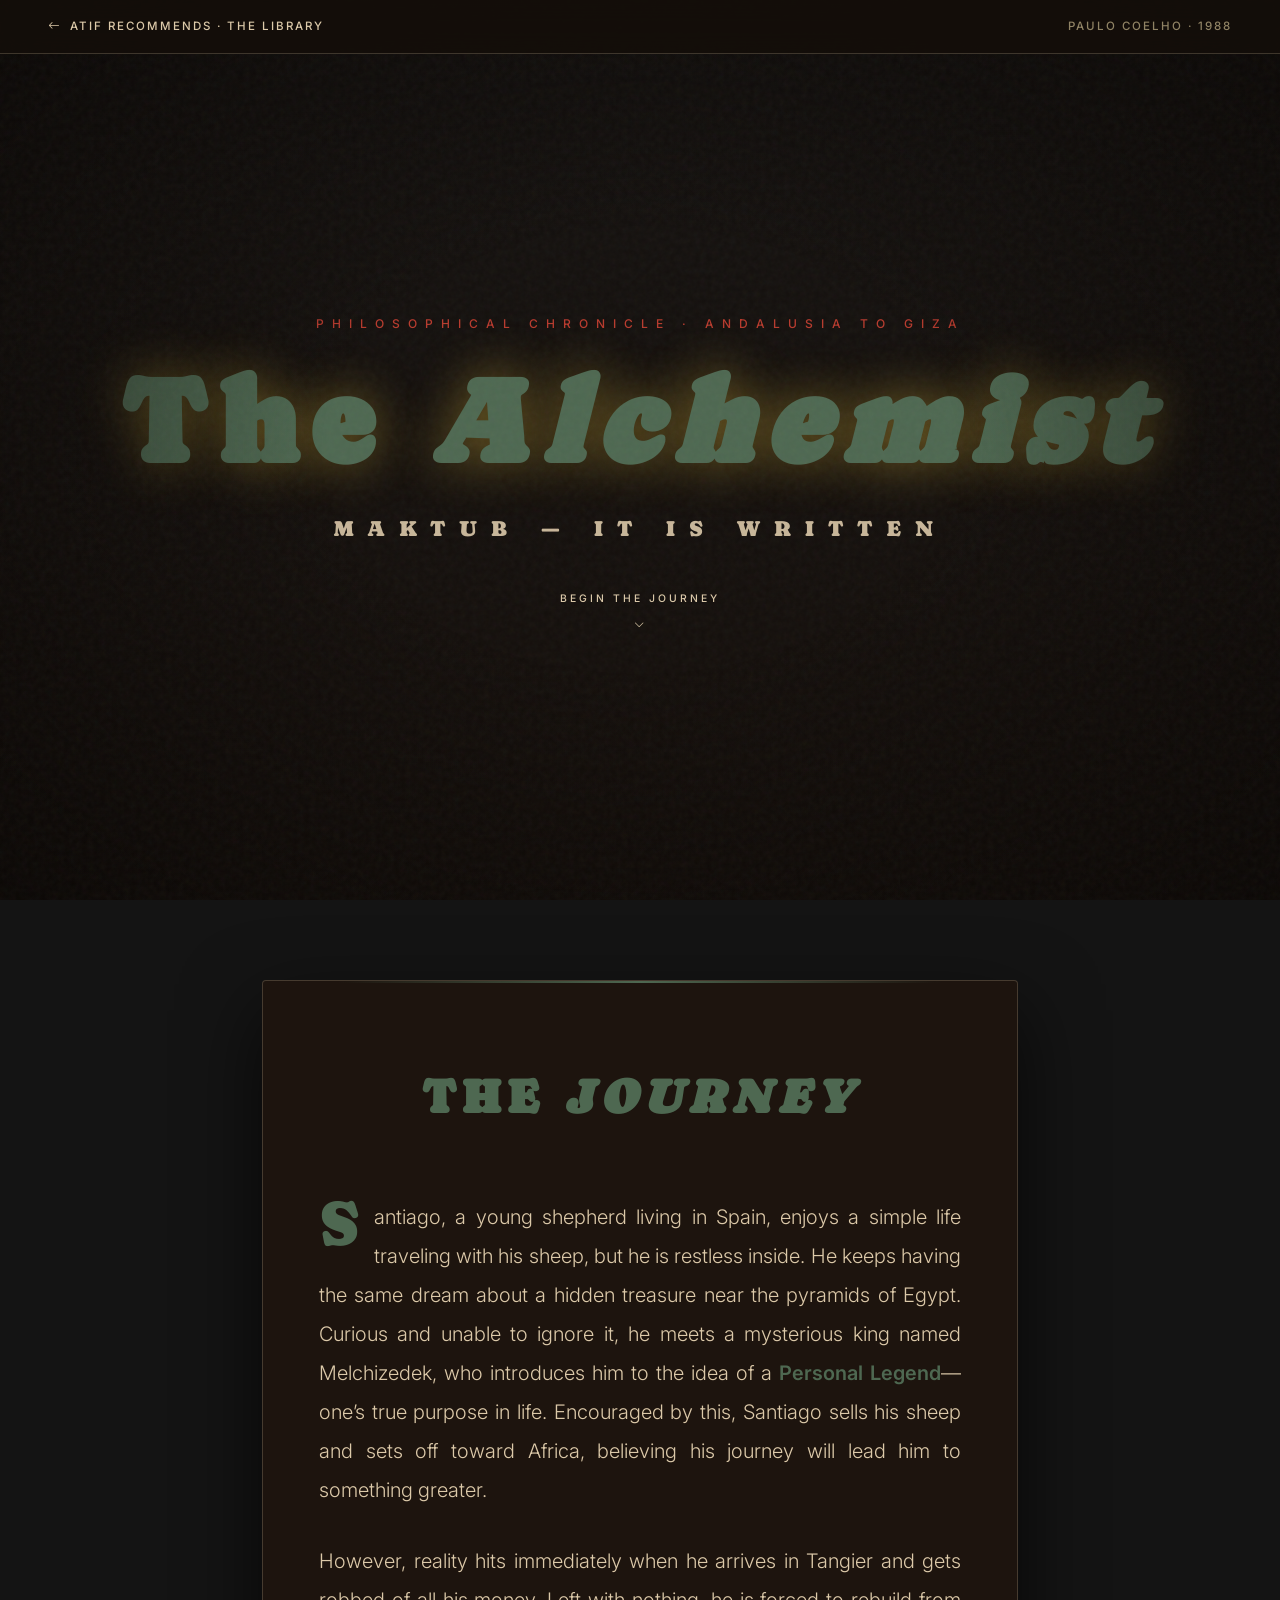
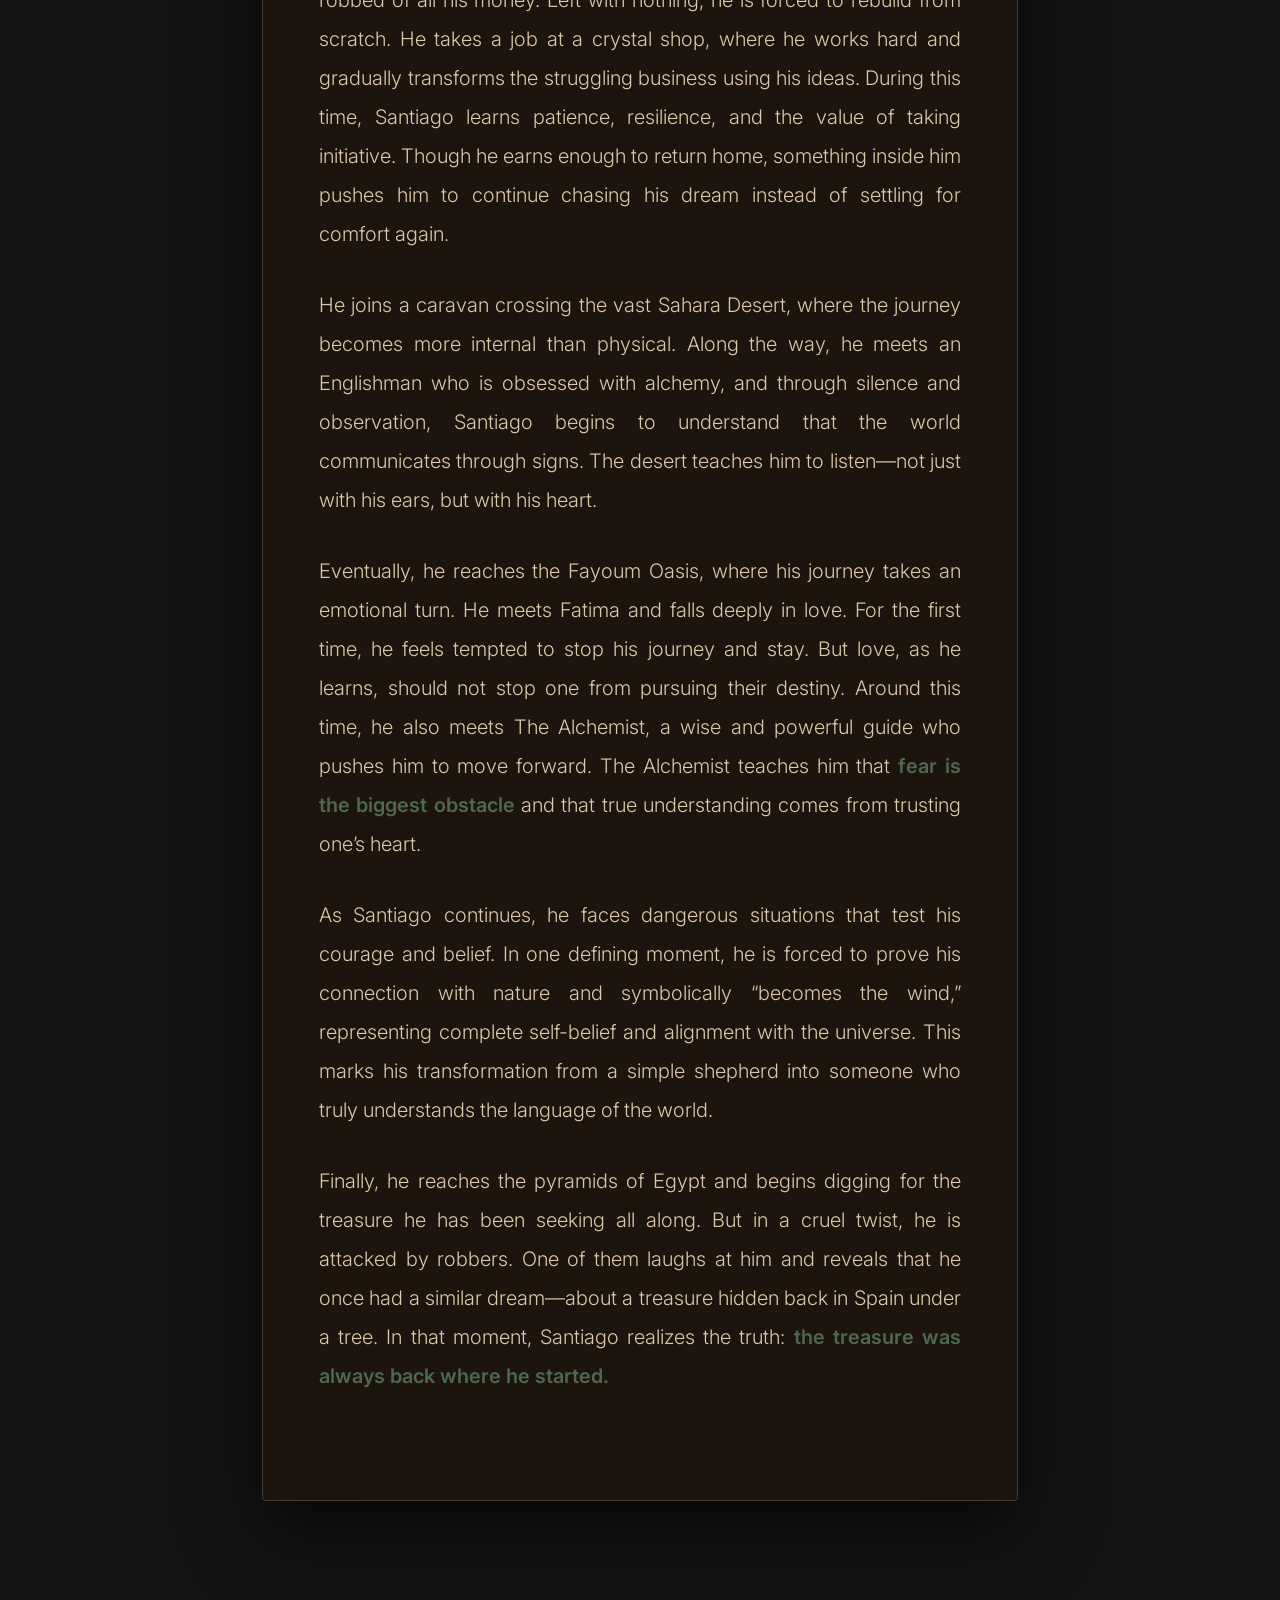
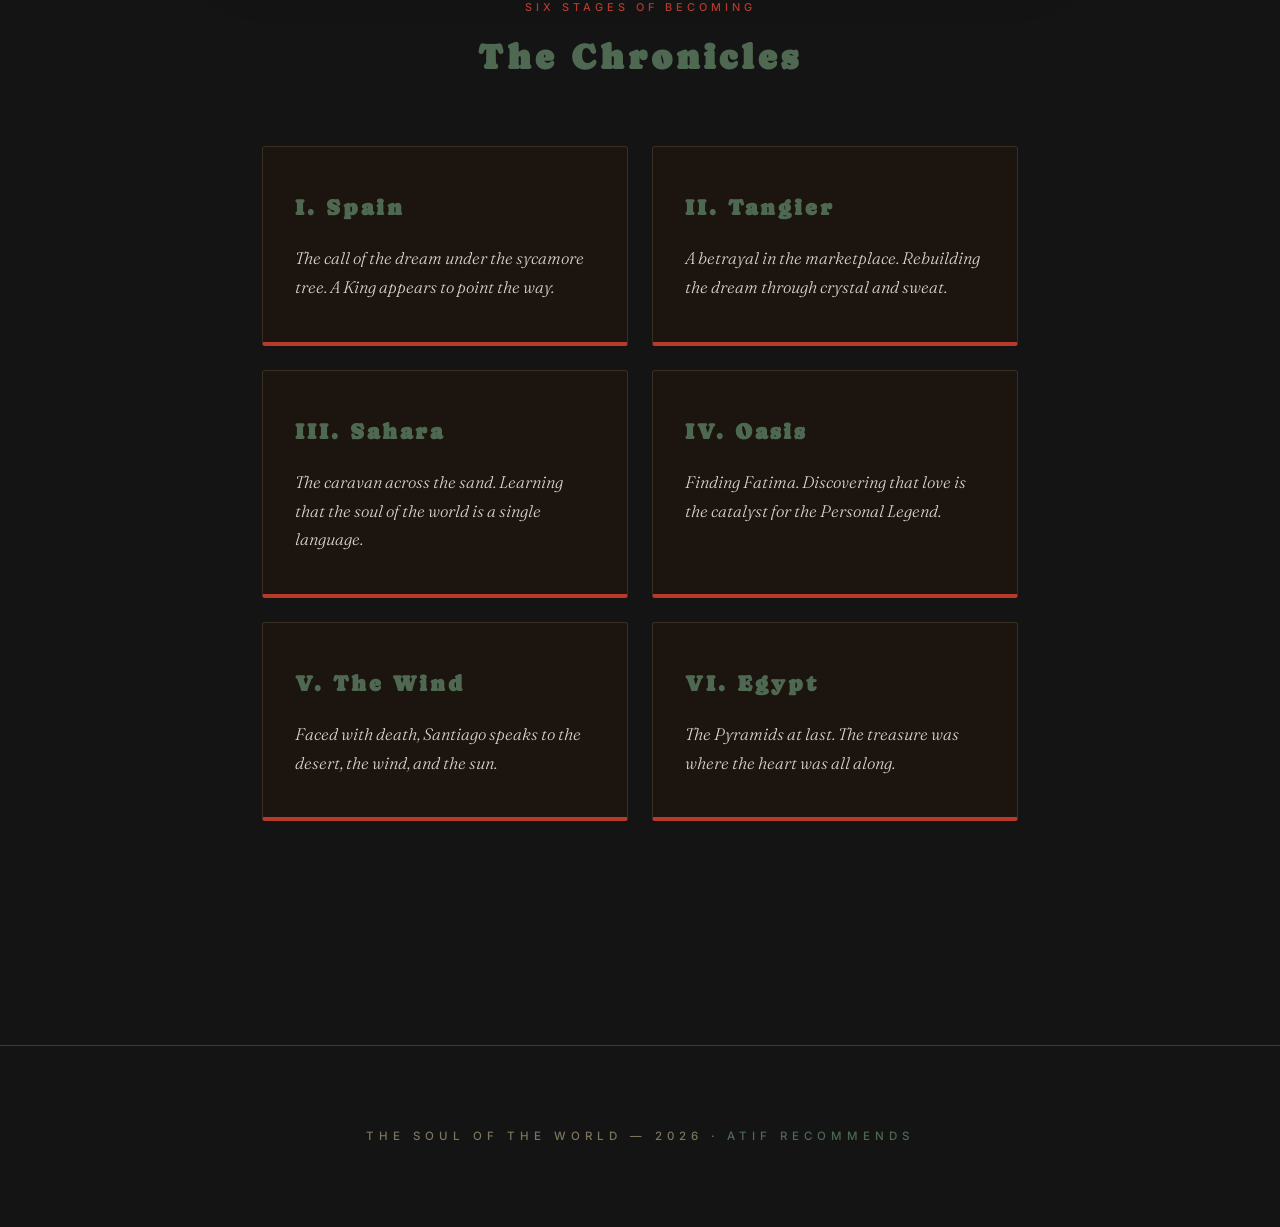
<file: the_alchemist.html>
<!DOCTYPE html>
<html lang="en">
<head>
  <meta charset="UTF-8">
  <meta name="viewport" content="width=device-width, initial-scale=1.0">
  <title>The Alchemist | A Journey to the Soul — Atif Recommends</title>

  <!-- Typography -->
  <link rel="preconnect" href="https://fonts.googleapis.com">
  <link rel="preconnect" href="https://fonts.gstatic.com" crossorigin>
    <link rel="preconnect" href="https://fonts.googleapis.com">
  <link rel="preconnect" href="https://fonts.gstatic.com" crossorigin>
  <link href="https://fonts.googleapis.com/css2?family=Caprasimo&family=Fraunces:ital,opsz,wght@0,9..144,500;1,9..144,300&family=Inter:wght@400;500;600&display=swap" rel="stylesheet">
  <link rel="stylesheet" href="https://cdn.jsdelivr.net/npm/bootstrap-icons@1.11.3/font/bootstrap-icons.css">

  <style>
    :root {
      --font-headline:  'Caprasimo', Georgia, serif;
      --font-accent:    'Fraunces', Georgia, serif;
      --font-body:      'Inter', -apple-system, BlinkMacSystemFont, sans-serif;

      --desert-sand:    #DCC9A9; /* Warm vintage cream */
      --warm-ochre:     #4E6851; /* Vintage forest green */
      --terracotta:     #B83A2D; /* Retro terracotta crimson */
      --sunlit-cream:   #DCC9A9; /* Warm vintage parchment */
      --earthy-brown:   #241D17; /* Deep tone */
      --dune-dark:      #141414; /* Deep archival dark */
      --gold-glow:      rgba(184, 58, 45, 0.35);
      --border-sand:    rgba(220, 201, 169, 0.22);
    }

    * { margin: 0; padding: 0; box-sizing: border-box; }

    html {
      scroll-behavior: smooth;
      background-color: var(--dune-dark);
      color: var(--sunlit-cream);
    }

    body {
      font-family: var(--font-body);
      font-size: 1.15rem;
      line-height: 1.85;
      background-color: var(--dune-dark);
      color: var(--sunlit-cream);
      overflow-x: hidden;
      position: relative;
    }

    /* Desert Film Grain & Ambient Vignette */
    body::before {
      content: "";
      position: fixed;
      inset: 0;
      background-image: url("data:image/svg+xml,%3Csvg viewBox='0 0 200 200' xmlns='http://www.w3.org/2000/svg'%3E%3Cfilter id='n'%3E%3CfeTurbulence type='fractalNoise' baseFrequency='0.75' numOctaves='3' stitchTiles='stitch'/%3E%3C/filter%3E%3Crect width='100%25' height='100%25' filter='url(%23n)' opacity='0.045'/%3E%3C/svg%3E");
      pointer-events: none;
      z-index: 9999;
    }

    .vignette-overlay {
      position: fixed;
      inset: 0;
      background: radial-gradient(ellipse at center, transparent 35%, rgba(10, 7, 5, 0.85) 100%);
      pointer-events: none;
      z-index: 10;
    }

    /* READING PROGRESS & RETURN BAR */
    .progress-bar-line {
      position: fixed;
      top: 0;
      left: 0;
      height: 3px;
      width: 0%;
      background: linear-gradient(90deg, var(--terracotta), var(--warm-ochre));
      z-index: 10002;
      transition: width 0.1s linear;
    }

    .top-return-bar {
      position: fixed;
      top: 0;
      left: 0;
      right: 0;
      z-index: 10001;
      padding: 1rem 3rem;
      display: flex;
      justify-content: space-between;
      align-items: center;
      background: rgba(20, 14, 10, 0.88);
      backdrop-filter: blur(14px);
      -webkit-backdrop-filter: blur(14px);
      border-bottom: 1px solid var(--border-sand);
      font-family: var(--font-body); font-weight: 500;
      font-size: 0.72rem;
      letter-spacing: 2px;
      text-transform: uppercase;
    }

    .return-link {
      color: var(--desert-sand);
      text-decoration: none;
      display: inline-flex;
      align-items: center;
      gap: 8px;
      transition: color 0.3s ease, transform 0.3s ease;
    }

    .return-link:hover {
      color: var(--warm-ochre);
      transform: translateX(-4px);
    }

    .book-meta-tag {
      color: rgba(230, 211, 163, 0.6);
    }

    /* HERO SECTION */
    .alchemist-hero {
      min-height: 100vh;
      display: flex;
      flex-direction: column;
      justify-content: center;
      align-items: center;
      text-align: center;
      padding: 8rem 2rem 5rem;
      background: 
        linear-gradient(to bottom, rgba(20, 14, 10, 0.45) 0%, rgba(20, 14, 10, 0.95) 100%),
        url('https://images.unsplash.com/photo-1509316785289-025f5b846b35?auto=format&fit=crop&q=80&w=2000') center/cover no-repeat;
      position: relative;
    }

    .hero-eyebrow {
      font-family: var(--font-body); font-weight: 500;
      font-size: 0.75rem;
      letter-spacing: 8px;
      color: var(--terracotta);
      text-transform: uppercase;
      margin-bottom: 1.5rem;
    }

    .hero-title {
      font-family: var(--font-headline);
      font-size: clamp(3.2rem, 10vw, 7.5rem);
      font-weight: 700;
      color: var(--warm-ochre);
      letter-spacing: 12px;
      line-height: 1.05;
      text-shadow: 0 0 50px rgba(212, 175, 55, 0.45);
      margin-bottom: 1.5rem;
    }

    .hero-tagline {
      font-family: var(--font-headline);
      font-size: clamp(0.9rem, 2vw, 1.35rem);
      letter-spacing: 14px;
      color: var(--desert-sand);
      text-transform: uppercase;
      opacity: 0.9;
      margin-bottom: 2.5rem;
    }

    .hero-scroll-prompt {
      font-family: var(--font-body); font-weight: 500;
      font-size: 0.65rem;
      letter-spacing: 3px;
      color: var(--desert-sand);
      text-transform: uppercase;
      display: flex;
      flex-direction: column;
      align-items: center;
      gap: 8px;
      animation: floatPrompt 2.4s infinite ease-in-out;
    }

    @keyframes floatPrompt {
      0%, 100% { transform: translateY(0); opacity: 0.7; }
      50% { transform: translateY(8px); opacity: 1; }
    }

    /* READING CONTAINER */
    .reading-wrapper {
      max-width: 820px;
      margin: 0 auto;
      padding: 5rem 2rem 8rem;
      position: relative;
      z-index: 20;
    }

    .narrative-card {
      background: rgba(30, 20, 14, 0.9);
      border: 1px solid var(--border-sand);
      border-radius: 4px;
      padding: 4.5rem 3.5rem;
      box-shadow: 0 30px 80px rgba(0, 0, 0, 0.65);
      margin-bottom: 6rem;
      position: relative;
    }

    .narrative-card::before {
      content: '';
      position: absolute;
      top: 0;
      left: 10%;
      right: 10%;
      height: 2px;
      background: linear-gradient(90deg, transparent, var(--warm-ochre), transparent);
    }

    .section-headline {
      font-family: var(--font-headline);
      font-size: clamp(2rem, 4vw, 3rem);
      color: var(--warm-ochre);
      letter-spacing: 6px;
      text-align: center;
      text-transform: uppercase;
      margin-bottom: 3.5rem;
    }

    .narrative-prose p {
      font-size: 1.25rem;
      line-height: 1.95;
      color: var(--desert-sand);
      margin-bottom: 2rem;
      text-align: justify;
      font-weight: 300;
    }

    .narrative-prose p:first-of-type::first-letter {
      font-family: var(--font-headline);
      font-size: 4rem;
      float: left;
      line-height: 0.8;
      padding-right: 14px;
      color: var(--warm-ochre);
    }

    .narrative-prose strong {
      color: var(--warm-ochre);
      font-weight: 600;
    }

    /* CHRONICLES CHAPTERS SECTION */
    .chronicles-header {
      text-align: center;
      margin-bottom: 3.5rem;
    }

    .chronicles-label {
      font-family: var(--font-body); font-weight: 500;
      font-size: 0.68rem;
      letter-spacing: 4px;
      color: var(--terracotta);
      text-transform: uppercase;
      margin-bottom: 0.5rem;
      display: block;
    }

    .chronicles-title {
      font-family: var(--font-headline);
      font-size: 2.2rem;
      color: var(--warm-ochre);
      letter-spacing: 4px;
    }

    .chronicles-grid {
      display: grid;
      grid-template-columns: repeat(2, 1fr);
      gap: 24px;
      margin-bottom: 6rem;
    }

    .chapter-card {
      background: rgba(30, 20, 14, 0.7);
      border: 1px solid rgba(230, 211, 163, 0.14);
      border-bottom: 4px solid var(--terracotta);
      border-radius: 3px;
      padding: 2.5rem 2rem;
      transition: all 0.4s cubic-bezier(0.16, 1, 0.3, 1);
    }

    .chapter-card:hover {
      background: rgba(43, 28, 16, 0.95);
      border-bottom-color: var(--warm-ochre);
      transform: translateY(-8px);
      box-shadow: 0 20px 40px rgba(0, 0, 0, 0.5);
    }

    .chapter-card h3 {
      font-family: var(--font-headline);
      font-size: 1.4rem;
      letter-spacing: 3px;
      color: var(--warm-ochre);
      margin-bottom: 1rem;
    }

    .chapter-card p {
      font-family: var(--font-accent); font-style: italic; font-weight: 300;
      font-size: 1.05rem;
      line-height: 1.7;
      color: rgba(250, 246, 238, 0.85);
      font-style: italic;
    }

    /* FOOTER */
    .book-page-footer {
      text-align: center;
      padding: 5rem 2rem;
      border-top: 1px solid var(--border-sand);
      font-family: var(--font-body); font-weight: 500;
      font-size: 0.72rem;
      letter-spacing: 5px;
      color: rgba(230, 211, 163, 0.5);
      text-transform: uppercase;
    }

    .book-page-footer a {
      color: var(--warm-ochre);
      text-decoration: none;
    }

    @media (max-width: 768px) {
      .top-return-bar { padding: 0.8rem 1.2rem; }
      .narrative-card { padding: 3rem 1.5rem; }
      .chronicles-grid { grid-template-columns: 1fr; }
      .hero-title { letter-spacing: 6px; }
      .hero-tagline { letter-spacing: 6px; }
    }
  </style>
</head>
<body>

  <!-- Reading Progress Bar -->
  <div class="progress-bar-line" id="progressBar"></div>

  <!-- Ambient Vignette -->
  <div class="vignette-overlay"></div>

  <!-- Top Return Bar -->
  <header class="top-return-bar">
    <a href="index.html#archive" class="return-link">
      <i class="bi bi-arrow-left"></i>
      <span>Atif Recommends · The Library</span>
    </a>
    <span class="book-meta-tag">Paulo Coelho · 1988</span>
  </header>

  <!-- Hero Section -->
  <section class="alchemist-hero">
    <p class="hero-eyebrow">Philosophical Chronicle · Andalusia to Giza</p>
    <h1 class="hero-title">The <em>Alchemist</em></h1>
    <p class="hero-tagline">Maktub — It Is Written</p>
    <div class="hero-scroll-prompt">
      <span>Begin The Journey</span>
      <i class="bi bi-chevron-down"></i>
    </div>
  </section>

  <!-- Reading Container -->
  <main class="reading-wrapper">

    <!-- The Journey Narrative Section (All Original Text Preserved 100%) -->
    <article class="narrative-card">
      <h2 class="section-headline">The <em>Journey</em></h2>
      <div class="narrative-prose">
        <p>
          Santiago, a young shepherd living in Spain, enjoys a simple life traveling with his sheep, but he is restless inside. He keeps having the same dream about a hidden treasure near the pyramids of Egypt. Curious and unable to ignore it, he meets a mysterious king named Melchizedek, who introduces him to the idea of a <strong>Personal Legend</strong>—one’s true purpose in life. Encouraged by this, Santiago sells his sheep and sets off toward Africa, believing his journey will lead him to something greater.
        </p>
        <p>
          However, reality hits immediately when he arrives in Tangier and gets robbed of all his money. Left with nothing, he is forced to rebuild from scratch. He takes a job at a crystal shop, where he works hard and gradually transforms the struggling business using his ideas. During this time, Santiago learns patience, resilience, and the value of taking initiative. Though he earns enough to return home, something inside him pushes him to continue chasing his dream instead of settling for comfort again.
        </p>
        <p>
          He joins a caravan crossing the vast Sahara Desert, where the journey becomes more internal than physical. Along the way, he meets an Englishman who is obsessed with alchemy, and through silence and observation, Santiago begins to understand that the world communicates through signs. The desert teaches him to listen—not just with his ears, but with his heart.
        </p>
        <p>
          Eventually, he reaches the Fayoum Oasis, where his journey takes an emotional turn. He meets Fatima and falls deeply in love. For the first time, he feels tempted to stop his journey and stay. But love, as he learns, should not stop one from pursuing their destiny. Around this time, he also meets The Alchemist, a wise and powerful guide who pushes him to move forward. The Alchemist teaches him that <strong>fear is the biggest obstacle</strong> and that true understanding comes from trusting one’s heart.
        </p>
        <p>
          As Santiago continues, he faces dangerous situations that test his courage and belief. In one defining moment, he is forced to prove his connection with nature and symbolically “becomes the wind,” representing complete self-belief and alignment with the universe. This marks his transformation from a simple shepherd into someone who truly understands the language of the world.
        </p>
        <p>
          Finally, he reaches the pyramids of Egypt and begins digging for the treasure he has been seeking all along. But in a cruel twist, he is attacked by robbers. One of them laughs at him and reveals that he once had a similar dream—about a treasure hidden back in Spain under a tree. In that moment, Santiago realizes the truth: <strong>the treasure was always back where he started.</strong>
        </p>
      </div>
    </article>

    <!-- Chronicles Grid (All Original Chapters Preserved 100%) -->
    <section>
      <div class="chronicles-header">
        <span class="chronicles-label">Six Stages of Becoming</span>
        <h3 class="chronicles-title">The Chronicles</h3>
      </div>

      <div class="chronicles-grid">
        <div class="chapter-card">
          <h3>I. Spain</h3>
          <p>The call of the dream under the sycamore tree. A King appears to point the way.</p>
        </div>
        <div class="chapter-card">
          <h3>II. Tangier</h3>
          <p>A betrayal in the marketplace. Rebuilding the dream through crystal and sweat.</p>
        </div>
        <div class="chapter-card">
          <h3>III. Sahara</h3>
          <p>The caravan across the sand. Learning that the soul of the world is a single language.</p>
        </div>
        <div class="chapter-card">
          <h3>IV. Oasis</h3>
          <p>Finding Fatima. Discovering that love is the catalyst for the Personal Legend.</p>
        </div>
        <div class="chapter-card">
          <h3>V. The Wind</h3>
          <p>Faced with death, Santiago speaks to the desert, the wind, and the sun.</p>
        </div>
        <div class="chapter-card">
          <h3>VI. Egypt</h3>
          <p>The Pyramids at last. The treasure was where the heart was all along.</p>
        </div>
      </div>
    </section>

  </main>

  <!-- Footer -->
  <footer class="book-page-footer">
    <p>THE SOUL OF THE WORLD — 2026 · <a href="index.html">ATIF RECOMMENDS</a></p>
  </footer>

  <script>
    // Scroll Reading Progress
    window.addEventListener('scroll', () => {
      const winScroll = document.documentElement.scrollTop;
      const height = document.documentElement.scrollHeight - document.documentElement.clientHeight;
      const scrolled = (winScroll / height) * 100;
      document.getElementById('progressBar').style.width = scrolled + '%';
    });
  </script>
</body>
</html>
</file>
<file: assets/css/library-core.css>
/* ==========================================================================
   ATIF RECOMMENDS — TYPOGRAPHY SYSTEM REDESIGN
   Strict 3-Font Hierarchy:
   - Headlines: Caprasimo (weight 400)
   - Accent words & subtitles: Fraunces (weight 300, italic) / Fraunces (500)
   - Body, nav, buttons & labels: Inter (weights 400 & 500)
   ========================================================================== */

/* Load only the 3 fonts with font-display: swap */
@import url('https://fonts.googleapis.com/css2?family=Caprasimo&family=Fraunces:ital,opsz,wght@0,9..144,500;1,9..144,300&family=Inter:wght@400;500&display=swap');
@import url('https://cdn.jsdelivr.net/npm/bootstrap-icons@1.11.3/font/bootstrap-icons.css');

:root {
  /* =========================================================================
     TYPOGRAPHY CSS VARIABLES
     ========================================================================= */
  /* Maximum three font families */
  --font-headline: 'Caprasimo', Georgia, serif;
  --font-accent:   'Fraunces', Georgia, serif;
  --font-body:     'Inter', -apple-system, BlinkMacSystemFont, 'Segoe UI', Roboto, sans-serif;

  /* Font Sizes */
  --font-size-h1:       clamp(3rem, 8vw, 6.5rem);
  --font-size-h2:       clamp(2rem, 4vw, 3.25rem);
  --font-size-h3:       1.5rem;
  --font-size-logo:     1.5rem;
  --font-size-subtitle: 1.25rem;
  --font-size-body:     1.0625rem;
  --font-size-nav:      0.95rem;
  --font-size-label:    0.75rem;

  /* Line Heights */
  --lh-headline: 1.05;
  --lh-section:  1.15;
  --lh-subtitle: 1.6;
  --lh-body:     1.7;

  /* Letter Spacings */
  --ls-headline: -0.01em;
  --ls-label:    0.2em;

  /* Line Length / Measures */
  --measure-reading:  65ch;
  --measure-subtitle: 38rem;

  /* =========================================================================
     COLOUR PALETTE (AMERICAN RETRO PALETTE: #DCC9A9, #B83A2D, #4E6851, #141414)
     ========================================================================= */
  --color-cream:      #DCC9A9; /* Warm vintage parchment reading surface */
  --color-brick:      #B83A2D; /* Retro terracotta crimson accent */
  --color-forest:     #4E6851; /* Deep vintage forest green */
  --color-dark:       #141414; /* Deep archival charcoal base */

  --page-bg:          #141414; /* Dark surrounding wall frame */
  --canvas-bg:        #DCC9A9; /* Warm vintage cream main surface */
  --canvas-surface:   #D0BD9C; /* Secondary surface */
  --canvas-card:      #EADBC5; /* Card surface */
  --ink-primary:      #181512; /* Primary deep reading ink (high contrast) */
  --ink-secondary:    #3B342C; /* Secondary text with strong legibility */
  --ink-muted:        #6E6356; /* Labels and metadata */
  --shelf-line:       #4E6851; /* Shelf line in deep vintage forest */
  --accent-rust:      #B83A2D; /* Terracotta / crimson accent */
  --accent-navy:      #4E6851; /* Vintage forest green */
  --border-quiet:     rgba(24, 21, 18, 0.1);
  --border-subtle:    rgba(24, 21, 18, 0.18);

  --ease-natural: cubic-bezier(0.2, 0.8, 0.2, 1);
}

/* Base Reset */
*, *::before, *::after {
  margin: 0;
  padding: 0;
  box-sizing: border-box;
}

html {
  scroll-behavior: smooth;
  font-size: 16px;
  background-color: var(--page-bg);
  color: var(--ink-primary);
  -webkit-font-smoothing: antialiased;
  -moz-osx-font-smoothing: grayscale;
}

body {
  font-family: var(--font-body);
  font-weight: 400;
  font-size: var(--font-size-body);
  line-height: var(--lh-body);
  background-color: var(--page-bg); /* Dark fallback color while image loads */
  color: var(--ink-primary);
  min-height: 100vh;
  overflow-x: hidden;
  background-size: cover;
  background-position: center center;
  background-repeat: no-repeat;
  transition: background-image 0.5s ease-in-out;
}

/* Background image attachment fixed only on screens 900px and wider */
@media (min-width: 900px) {
  body {
    background-attachment: fixed;
  }
}

/* Background Classes per Page / Section */
body.bg-home,
body.page-home {
  background-image: url('../bg/sky-sun.webp');
}

body.bg-bookshelf,
body.page-bookshelf {
  background-image: url('../bg/checker.webp');
}

body.bg-archive,
body.page-archive {
  background-image: url('../bg/swirl.webp');
}

body.bg-about,
body.page-about {
  background-image: url('../bg/halftone.webp');
}

body.bg-portfolio,
body.page-portfolio {
  background-image: url('../bg/sky-cat.webp');
}

/* Paper grain overlay */
body::before {
  content: "";
  position: fixed;
  inset: 0;
  background-image: url("data:image/svg+xml,%3Csvg viewBox='0 0 200 200' xmlns='http://www.w3.org/2000/svg'%3E%3Cfilter id='n'%3E%3CfeTurbulence type='fractalNoise' baseFrequency='0.8' numOctaves='3' stitchTiles='stitch'/%3E%3C/filter%3E%3Crect width='100%25' height='100%25' filter='url(%23n)' opacity='0.025'/%3E%3C/svg%3E");
  pointer-events: none;
  z-index: 9999;
}

a {
  color: inherit;
  text-decoration: none;
}

/* Surrounding frame ambient numerals */
.ambient-numbers-layer {
  position: absolute;
  inset: 0;
  pointer-events: none;
  z-index: 1;
  overflow: hidden;
}

.ambient-num {
  position: absolute;
  font-family: var(--font-accent);
  font-weight: 300;
  font-style: italic;
  font-size: 1rem;
  color: rgba(250, 248, 245, 0.22);
  user-select: none;
}

.num-pos-1 { top: 3.5rem; left: 16%; }
.num-pos-2 { top: 12rem; left: 31%; }
.num-pos-3 { top: 4rem; left: 58%; }
.num-pos-4 { top: 2rem; right: 20%; }
.num-pos-5 { top: 11rem; right: 24%; }
.num-pos-vi { bottom: 6rem; left: 34%; }
.num-pos-ix { bottom: 4rem; right: 18%; }

/* Main Floating Editorial Page Canvas */
.editorial-canvas {
  position: relative;
  z-index: 2;
  width: 94%;
  max-width: 1340px;
  margin: 3.5rem auto 5rem;
  background-color: rgba(220, 201, 169, 0.94); /* Warm vintage cream (#DCC9A9) at 94% opacity */
  -webkit-backdrop-filter: blur(12px);
  backdrop-filter: blur(12px);
  box-shadow: 0 25px 70px rgba(0, 0, 0, 0.45);
  border-radius: 2px;
  overflow: hidden;
}

/* ==========================================================================
   NAVIGATION TYPOGRAPHY
   - Logo: Caprasimo 1.5rem
   - Nav links: Inter 500, 0.95rem, thin underline on active
   ========================================================================== */
.canvas-nav {
  display: flex;
  justify-content: space-between;
  align-items: center;
  padding: 2.2rem 3.5rem 1.2rem;
}

.canvas-brand {
  font-family: var(--font-headline);
  font-size: var(--font-size-logo);
  font-weight: 400;
  line-height: 1;
  letter-spacing: -0.01em;
  color: var(--ink-primary);
  text-decoration: none;
}

.nav-links-quiet {
  display: flex;
  align-items: center;
  gap: 2.2rem;
  list-style: none;
}

.nav-links-quiet a {
  font-family: var(--font-body);
  font-size: var(--font-size-nav);
  font-weight: 500;
  color: var(--ink-secondary);
  position: relative;
  transition: color 0.2s ease;
  padding-bottom: 4px;
  text-decoration: none;
}

.nav-links-quiet a:hover {
  color: var(--ink-primary);
}

.nav-links-quiet a.active {
  color: var(--ink-primary);
  border-bottom: 1.5px solid var(--ink-primary);
}

.portfolio-nav-link {
  color: var(--accent-rust) !important;
}

.portfolio-nav-link:hover {
  border-bottom-color: var(--accent-rust) !important;
}

.canvas-nav-toggle {
  display: none;
  background: none;
  border: none;
  font-size: 1.35rem;
  color: var(--ink-primary);
  cursor: pointer;
}

/* ==========================================================================
   HEADLINES & SUBTITLES
   - Hero Headline (h1): Caprasimo 400, clamp(3rem, 8vw, 6.5rem), line-height 1.05, letter-spacing -0.01em
   - Headline <em>: Fraunces Italic 300
   - Hero Subtitle: Fraunces Italic 300, 1.25rem, line-height 1.6, max-width 38rem, centered
   - Labels (e.g. "PART 1"): Inter 500, 0.75rem, uppercase, letter-spacing 0.2em
   ========================================================================== */
.canvas-hero-header {
  text-align: center;
  padding: 3.2rem 2rem 2.8rem;
  max-width: 900px;
  margin: 0 auto;
}

/* Small labels */
.canvas-eyebrow,
.library-section-tag,
.portfolio-kicker,
.about-eyebrow {
  font-family: var(--font-body);
  font-weight: 500;
  font-size: var(--font-size-label);
  letter-spacing: var(--ls-label);
  text-transform: uppercase;
  color: var(--ink-muted);
  margin-bottom: 1rem;
  display: block;
}

/* Main Hero Headline (h1) */
h1, .canvas-headline {
  font-family: var(--font-headline);
  font-weight: 400;
  font-size: var(--font-size-h1);
  line-height: var(--lh-headline);
  letter-spacing: var(--ls-headline);
  color: var(--ink-primary);
  margin-bottom: 1.25rem;
}

/* Key word wrapped in <em>: Fraunces Italic 300 */
h1 em,
.canvas-headline em,
h2 em,
.library-section-title em,
.portfolio-creator-name em,
.about-quote-headline em {
  font-family: var(--font-accent);
  font-weight: 300;
  font-style: italic;
  letter-spacing: 0;
}

/* Hero Subtitle */
.canvas-subline {
  font-family: var(--font-accent);
  font-weight: 300;
  font-style: italic;
  font-size: var(--font-size-subtitle);
  line-height: var(--lh-subtitle);
  max-width: var(--measure-subtitle);
  margin: 0 auto;
  text-align: center;
  color: var(--ink-secondary);
}

/* Universal Top Return Bar for individual book pages */
.universal-reading-bar {
  position: fixed;
  top: 0;
  left: 0;
  right: 0;
  z-index: 10000;
  padding: 0.9rem 2.5rem;
  display: flex;
  justify-content: space-between;
  align-items: center;
  background: rgba(250, 248, 245, 0.94);
  backdrop-filter: blur(12px);
  -webkit-backdrop-filter: blur(12px);
  border-bottom: 1px solid var(--border-quiet);
  font-family: var(--font-body);
  font-size: 0.85rem;
  color: var(--ink-secondary);
}

.universal-reading-bar a {
  display: inline-flex;
  align-items: center;
  gap: 6px;
  color: var(--ink-primary);
  font-weight: 500;
}

.universal-reading-bar a:hover {
  text-decoration: underline;
}

.universal-progress-line {
  position: fixed;
  top: 0;
  left: 0;
  height: 2px;
  background: var(--accent-rust);
  width: 0%;
  z-index: 10001;
  transition: width 0.1s linear;
}

/* Mobile Responsiveness */
@media (max-width: 768px) {
  .canvas-nav {
    padding: 1.5rem 1.5rem 0.5rem;
  }
  
  .canvas-brand {
    font-size: 1.35rem;
  }

  .editorial-canvas {
    width: 100%;
    margin: 0;
    border-radius: 0;
  }

  .nav-links-quiet {
    display: none;
    position: absolute;
    top: 60px;
    left: 0;
    right: 0;
    background: var(--canvas-bg);
    flex-direction: column;
    padding: 1.5rem 2rem;
    gap: 1.2rem;
    border-bottom: 1px solid var(--border-quiet);
    z-index: 100;
  }

  .nav-links-quiet.open {
    display: flex;
  }

  .canvas-nav-toggle {
    display: block;
  }

  .canvas-subline {
    font-size: 1.125rem;
  }

  .ambient-numbers-layer {
    display: none;
  }
}
</file>
<file: assets/css/bookshelf-3d.css>
/* ==========================================================================
   ATIF RECOMMENDS — BOOKSHELF ENGINE (3-FONT SYSTEM)
   ========================================================================== */

.bookshelf-stage-wrapper {
  position: relative;
  width: 100%;
  padding: 1.5rem 2.5rem 0.5rem;
  background-color: var(--canvas-bg);
}

/* Horizontal Shelf Scroll Container — NO VISIBLE SCROLLBAR */
.shelf-scroll-track {
  width: 100%;
  overflow-x: auto;
  overflow-y: visible;
  padding: 4rem 1.5rem 0;
  display: flex;
  justify-content: center;
  align-items: flex-end;
  scrollbar-width: none; /* Firefox */
  -ms-overflow-style: none; /* IE/Edge */
  -webkit-overflow-scrolling: touch;
}

.shelf-scroll-track::-webkit-scrollbar {
  display: none; /* Chrome, Safari, Opera */
}

/* Row of books resting on the shelf */
.shelf-books-ensemble {
  display: flex;
  align-items: flex-end;
  justify-content: center;
  gap: 12px;
  position: relative;
  padding: 0 1rem;
  min-width: max-content;
}

/* Thin, Minimal Shelf Horizon Line (Reference JZA) */
.minimal-shelf-line {
  width: 100%;
  height: 2px;
  background-color: var(--shelf-line);
  position: relative;
  margin-top: 0;
  margin-bottom: 2.5rem;
  box-shadow: 0 3px 8px rgba(23, 21, 19, 0.06);
}

/* ==========================================================================
   INDIVIDUAL BOOK SPINES — ECLECTIC & VARIED
   ========================================================================== */
.spine-book {
  position: relative;
  cursor: pointer;
  transform-origin: bottom center;
  transition: transform 0.3s var(--ease-natural), box-shadow 0.3s var(--ease-natural);
  display: flex;
  flex-direction: column;
  justify-content: space-between;
  outline: none;
  user-select: none;
  border-radius: 2px 2px 0 0;
}

/* Soft contact shadow resting on the shelf */
.spine-book::after {
  content: '';
  position: absolute;
  bottom: -4px;
  left: 0;
  right: 0;
  height: 6px;
  background: radial-gradient(ellipse at center, rgba(23, 21, 19, 0.35) 0%, transparent 80%);
  pointer-events: none;
  transition: opacity 0.3s ease, transform 0.3s ease;
}

/* Hover & Focus State */
.spine-book:hover,
.spine-book:focus-visible {
  transform: translateY(-10px) !important;
  z-index: 25;
}

.spine-book:hover::after,
.spine-book:focus-visible::after {
  transform: translateY(6px) scale(1.1);
  opacity: 0.2;
}

.spine-book:focus-visible {
  outline: 2px solid var(--ink-primary);
  outline-offset: 4px;
}

/* Common spine typography container */
.spine-content {
  width: 100%;
  height: 100%;
  padding: 14px 6px;
  display: flex;
  flex-direction: column;
  justify-content: space-between;
  align-items: center;
  position: relative;
  overflow: hidden;
  box-shadow: 
    inset 2px 0 4px rgba(255, 255, 255, 0.12),
    inset -2px 0 4px rgba(0, 0, 0, 0.18);
}

/* Vertical Text Orientations */
.text-vertical-rl {
  writing-mode: vertical-rl;
  transform: rotate(180deg);
  white-space: nowrap;
  letter-spacing: 0.04em;
}

.text-vertical-lr {
  writing-mode: vertical-lr;
  white-space: nowrap;
  letter-spacing: 0.04em;
}

.text-horizontal {
  text-align: center;
  width: 100%;
  line-height: 1.2;
}

/* ==========================================================================
   INDIVIDUAL SPINES
   ========================================================================== */

/* 1. Oscar Wilde — The Canterville Ghost (Dusty Rose, Leaning) */
.spine-canterville {
  width: 32px;
  height: 315px;
  background: #DE9DA6;
  color: #4A1E29;
  transform: rotate(2deg);
}

.spine-canterville .spine-title {
  font-family: var(--font-accent);
  font-style: italic;
  font-weight: 300;
  font-size: 0.95rem;
}

.spine-canterville .spine-author {
  font-family: var(--font-body);
  font-size: 0.6rem;
  letter-spacing: 0.05em;
  opacity: 0.85;
}

/* 2. Art of Storytelling — Atif Khan (Muted Olive / Forest Green) */
.spine-storytelling {
  width: 38px;
  height: 295px;
  background: #2D4C3A;
  color: #E2DDD5;
}

.spine-storytelling .spine-title {
  font-family: var(--font-accent);
  font-weight: 500;
  font-style: normal;
  font-size: 0.88rem;
}

.spine-storytelling .spine-author {
  font-family: var(--font-body);
  font-size: 0.6rem;
  letter-spacing: 0.04em;
  opacity: 0.8;
}

/* 3. Never Split the Difference — Chris Voss (Bold Orange, Large Sans Block) */
.spine-neversplit {
  width: 48px;
  height: 335px;
  background: #E8572A;
  color: #FFFFFF;
}

.spine-neversplit .spine-title {
  font-family: var(--font-body);
  font-size: 1.05rem;
  font-weight: 700;
  letter-spacing: 0.03em;
  text-transform: uppercase;
}

.spine-neversplit .spine-author {
  font-family: var(--font-body);
  font-size: 0.62rem;
  font-weight: 600;
  padding: 2px 4px;
  background: #171513;
  color: #FFF;
  border-radius: 1px;
}

/* 4. Animal Farm — George Orwell (Industrial Slate with Red Header Block) */
.spine-animalfarm {
  width: 32px;
  height: 285px;
  background: #363C42;
  color: #EFEFEF;
}

.spine-animalfarm .spine-top-accent {
  width: 100%;
  padding: 5px 1px;
  background: #C82D30;
  font-family: var(--font-body);
  font-size: 0.52rem;
  font-weight: 700;
  letter-spacing: 0.02em;
  color: #FFF;
  text-align: center;
}

.spine-animalfarm .spine-title {
  font-family: var(--font-body);
  font-size: 0.8rem;
  font-weight: 600;
  letter-spacing: 0.05em;
  text-transform: uppercase;
}

/* 5. Ohh Yes I Am Single — Durjoy Datta (Crisp Paper White with Red Stripe) */
.spine-single {
  width: 34px;
  height: 310px;
  background: #FAF8F5;
  color: #171513;
  border: 1px solid rgba(23, 21, 19, 0.1);
  transform: rotate(-1deg);
}

.spine-single .spine-tag {
  font-family: var(--font-body);
  color: #D32F2F;
  font-size: 0.58rem;
  font-weight: 600;
}

.spine-single .spine-title {
  font-family: var(--font-body);
  font-size: 0.8rem;
  font-weight: 500;
  letter-spacing: 0.02em;
}

.spine-single .spine-author {
  font-family: var(--font-body);
  font-size: 0.55rem;
  color: #7D756C;
}

/* ==========================================================================
   FEATURED CENTER BOOK (REFERENCE JZA: FACE-ON FRONT COVER)
   ========================================================================== */
.featured-book-stage {
  width: 210px;
  height: 275px;
  position: relative;
  cursor: pointer;
  transform-origin: bottom center;
  transition: transform 0.35s var(--ease-natural), box-shadow 0.35s ease;
  margin: 0 8px;
  z-index: 20;
}

.featured-book-stage:hover,
.featured-book-stage:focus-visible {
  transform: translateY(-8px) scale(1.02);
}

.featured-book-stage:focus-visible {
  outline: 2px solid var(--ink-primary);
  outline-offset: 6px;
}

/* Front Cover Card Surface (Reference JZA: Navy blue with framed inner art) */
.featured-cover-surface {
  width: 100%;
  height: 100%;
  background: #1B2636; /* Deep Navy */
  border-radius: 2px;
  box-shadow: 
    0 16px 36px rgba(23, 21, 19, 0.22),
    0 2px 6px rgba(23, 21, 19, 0.15);
  display: flex;
  flex-direction: column;
  justify-content: space-between;
  align-items: center;
  padding: 1.4rem 1.2rem;
  position: relative;
  overflow: hidden;
  transition: background 0.4s ease;
}

/* Inner framed artwork box (Reference JZA sculpture illustration) */
.featured-inner-frame {
  width: 120px;
  height: 140px;
  border: 1.5px solid #FFFFFF;
  background: #000000;
  display: flex;
  flex-direction: column;
  align-items: center;
  justify-content: center;
  overflow: hidden;
  position: relative;
  padding: 6px;
}

.featured-art-graphic {
  width: 100%;
  height: 100%;
  object-fit: cover;
}

/* Featured Cover Title: Fraunces 500, not italic */
.featured-cover-title {
  font-family: var(--font-accent);
  font-size: 0.95rem;
  font-weight: 500;
  font-style: normal;
  color: #FAF8F5;
  text-align: center;
  letter-spacing: 0.02em;
  margin-top: 10px;
  line-height: 1.25;
}

.featured-cover-author {
  font-family: var(--font-body);
  font-size: 0.65rem;
  font-weight: 400;
  color: rgba(250, 248, 245, 0.75);
  letter-spacing: 0.05em;
  text-align: center;
}

/* ==========================================================================
   CONTINUED SPINES (RIGHT OF FEATURED BOOK)
   ========================================================================== */

/* 7. Crime and Punishment — Dostoevsky (Slender Crimson, Slanted) */
.spine-crime {
  width: 22px;
  height: 350px;
  background: #B32626;
  color: #FAF8F5;
  transform: rotate(-1.5deg);
}

.spine-crime .spine-title {
  font-family: var(--font-headline);
  font-size: 0.82rem;
  font-weight: 400;
  letter-spacing: 0.06em;
}

/* 8. Screenplay Notes — Atif Khan (Cobalt / Prussian Blue) */
.spine-screenplay {
  width: 38px;
  height: 330px;
  background: #25467A;
  color: #FFFFFF;
}

.spine-screenplay .spine-title {
  font-family: var(--font-accent);
  font-size: 0.85rem;
  font-weight: 500;
  font-style: normal;
}

.spine-screenplay .spine-author {
  font-family: var(--font-body);
  font-size: 0.58rem;
  opacity: 0.85;
}

/* 9. Cinematic Architecture — Atif Khan (Massive White Monograph, like S,M,L,XL) */
.spine-cinematic {
  width: 62px;
  height: 370px;
  background: #EBE7DF;
  color: #171513;
  border-left: 1px solid rgba(23, 21, 19, 0.08);
}

.spine-cinematic .spine-top-meta {
  font-family: var(--font-body);
  font-size: 0.55rem;
  line-height: 1.2;
  text-align: center;
  color: #6A6258;
}

.spine-cinematic .spine-title {
  font-family: var(--font-headline);
  font-size: 1.6rem;
  font-weight: 400;
  letter-spacing: -0.01em;
  line-height: 0.95;
}

/* 10. Many Lives, Many Masters — Brian Weiss (Deep Midnight Navy) */
.spine-souls {
  width: 24px;
  height: 320px;
  background: #1C263A;
  color: #D4AF37;
  transform: rotate(1.5deg);
}

.spine-souls .spine-title {
  font-family: var(--font-accent);
  font-size: 0.78rem;
  font-weight: 500;
  font-style: normal;
}

/* 11. The Alchemist — Paulo Coelho (Warm Mustard Ochre) */
.spine-alchemist {
  width: 34px;
  height: 335px;
  background: #E0A436;
  color: #38240D;
}

.spine-alchemist .spine-title {
  font-family: var(--font-headline);
  font-size: 0.95rem;
  font-weight: 400;
}

.spine-alchemist .spine-author {
  font-family: var(--font-body);
  font-size: 0.6rem;
  font-weight: 500;
}

/* 12. Dostoevsky Russian Classics (Deep Chocolate Brown with Boxed Border) */
.spine-russian {
  width: 44px;
  height: 310px;
  background: #3B241C;
  color: #D6CAB8;
}

.spine-russian .spine-inner-box {
  border: 1px solid rgba(214, 202, 184, 0.35);
  padding: 10px 4px;
  height: 90%;
  display: flex;
  flex-direction: column;
  justify-content: space-between;
  align-items: center;
}

.spine-russian .spine-title {
  font-family: var(--font-headline);
  font-size: 0.82rem;
  font-weight: 400;
  letter-spacing: 0.05em;
  writing-mode: vertical-rl;
  transform: rotate(180deg);
  white-space: nowrap;
}

/* 13. Slender Orange End Book */
.spine-endorange {
  width: 24px;
  height: 340px;
  background: #E8572A;
  color: #FFF;
}

.spine-endorange .text-vertical-rl {
  font-family: var(--font-body);
  font-size: 0.65rem;
  font-weight: 600;
}

/* Responsive adjustment for Shelf */
@media (max-width: 900px) {
  .bookshelf-stage-wrapper {
    padding: 1rem 1rem 0;
  }
  
  .shelf-scroll-track {
    justify-content: flex-start;
    padding-top: 2rem;
  }
}
</file>
<file: assets/css/editorial-library.css>
/* ==========================================================================
   ATIF RECOMMENDS — EDITORIAL LIBRARY & PORTFOLIO TYPOGRAPHY
   ========================================================================== */

/* Main Editorial Collection Section */
.editorial-library-section {
  padding: 6rem 3.5rem 5rem;
  background-color: var(--canvas-bg);
  border-top: 1px solid var(--border-quiet);
}

.library-inner-container {
  max-width: 1200px;
  margin: 0 auto;
}

/* Header */
.library-section-header {
  margin-bottom: 3.5rem;
  display: flex;
  justify-content: space-between;
  align-items: flex-end;
  flex-wrap: wrap;
  gap: 1.5rem;
  border-bottom: 1px solid var(--border-quiet);
  padding-bottom: 2rem;
}

.library-header-text {
  max-width: 650px;
}

/* Section Headings (h2): Caprasimo 400, clamp(2rem, 4vw, 3.25rem) */
h2,
.library-section-title,
.portfolio-creator-name {
  font-family: var(--font-headline);
  font-weight: 400;
  font-size: var(--font-size-h2);
  line-height: var(--lh-section);
  letter-spacing: var(--ls-headline);
  color: var(--ink-primary);
}

.library-section-title em,
.portfolio-creator-name em {
  font-family: var(--font-accent);
  font-weight: 300;
  font-style: italic;
}

/* Body / Description: Inter 400, 1rem to 1.0625rem, line-height 1.7, max line length 65ch */
p,
.library-section-description,
.card-summary-text,
.portfolio-body-desc,
.about-narrative-prose {
  font-family: var(--font-body);
  font-weight: 400;
  font-size: var(--font-size-body);
  line-height: var(--lh-body);
  color: var(--ink-secondary);
}

.library-section-description,
.portfolio-body-desc,
.about-narrative-prose {
  max-width: var(--measure-reading);
  margin-top: 0.85rem;
}

/* Category Filter Bar — Clean plain text with underline (Inter 500) */
.library-filter-bar {
  display: flex;
  flex-wrap: wrap;
  gap: 1.6rem;
  align-items: center;
}

.filter-item-btn {
  background: none;
  border: none;
  font-family: var(--font-body);
  font-size: var(--font-size-nav);
  font-weight: 500;
  color: var(--ink-muted);
  cursor: pointer;
  padding: 4px 0;
  transition: color 0.2s ease, border-bottom 0.2s ease;
  position: relative;
}

.filter-item-btn:hover {
  color: var(--ink-primary);
}

.filter-item-btn.active {
  color: var(--ink-primary);
  font-weight: 500;
  border-bottom: 1.5px solid var(--ink-primary);
}

/* ==========================================================================
   ASYMMETRICAL EDITORIAL GRID
   ========================================================================== */
.editorial-grid-layout {
  display: grid;
  grid-template-columns: repeat(12, 1fr);
  gap: 3rem 2.5rem;
}

.book-editorial-card {
  background: var(--canvas-card);
  border: 1px solid var(--border-quiet);
  border-radius: 2px;
  padding: 2.8rem 2.4rem 2.4rem;
  display: flex;
  flex-direction: column;
  justify-content: space-between;
  text-decoration: none;
  color: inherit;
  transition: transform 0.3s var(--ease-natural), box-shadow 0.3s ease, border-color 0.3s ease;
}

.book-editorial-card:hover {
  transform: translateY(-6px);
  border-color: var(--border-subtle);
  box-shadow: 0 16px 36px rgba(23, 21, 19, 0.08);
}

/* Asymmetrical Spans */
.col-span-4 { grid-column: span 4; }
.col-span-6 { grid-column: span 6; }
.col-span-8 { grid-column: span 8; }
.col-span-12 { grid-column: span 12; }

/* Small labels: Inter 500, 0.75rem, uppercase, letter-spacing 0.2em */
.card-meta-row {
  display: flex;
  justify-content: space-between;
  align-items: center;
  font-family: var(--font-body);
  font-weight: 500;
  font-size: var(--font-size-label);
  letter-spacing: var(--ls-label);
  text-transform: uppercase;
  color: var(--ink-muted);
  margin-bottom: 1.6rem;
}

.card-category-label {
  color: var(--accent-rust);
  font-weight: 500;
}

/* Card and book titles (h3): Fraunces, weight 500, not italic */
h3,
.card-title {
  font-family: var(--font-accent);
  font-weight: 500;
  font-style: normal;
  font-size: var(--font-size-h3);
  line-height: 1.25;
  color: var(--ink-primary);
  margin-bottom: 0.4rem;
  transition: color 0.2s ease;
}

.book-editorial-card:hover .card-title {
  color: var(--accent-rust);
}

/* Author: Fraunces Italic 300 */
.card-author-name {
  font-family: var(--font-accent);
  font-weight: 300;
  font-style: italic;
  font-size: 1.05rem;
  color: var(--ink-secondary);
  margin-bottom: 1.4rem;
  display: block;
}

.card-summary-text {
  font-family: var(--font-body);
  font-size: 1rem;
  line-height: 1.65;
  color: var(--ink-secondary);
  margin-bottom: 1.8rem;
  flex-grow: 1;
}

/* Quotation: Fraunces Italic 300 */
.card-quote-snippet {
  font-family: var(--font-accent);
  font-weight: 300;
  font-style: italic;
  font-size: 1.05rem;
  line-height: 1.6;
  color: var(--ink-primary);
  padding-left: 1.1rem;
  border-left: 2px solid var(--accent-rust);
  margin-bottom: 2rem;
}

.card-tags-group {
  display: flex;
  flex-wrap: wrap;
  gap: 0.5rem;
  margin-bottom: 2rem;
}

.card-tag-item {
  font-family: var(--font-body);
  font-size: 0.75rem;
  color: var(--ink-muted);
  background: var(--canvas-surface);
  padding: 3px 8px;
  border-radius: 2px;
}

.card-read-action {
  font-family: var(--font-body);
  font-size: 0.85rem;
  font-weight: 500;
  color: var(--ink-primary);
  display: flex;
  align-items: center;
  justify-content: space-between;
  padding-top: 1.2rem;
  border-top: 1px solid var(--border-quiet);
}

.card-read-action i {
  transition: transform 0.2s ease;
}

.book-editorial-card:hover .card-read-action i {
  transform: translateX(4px);
}

/* ==========================================================================
   PERSONAL PORTFOLIO SECTION
   ========================================================================== */
.portfolio-feature-block {
  padding: 6rem 3.5rem;
  background-color: var(--canvas-surface);
  border-top: 1px solid var(--border-quiet);
  border-bottom: 1px solid var(--border-quiet);
}

.portfolio-block-inner {
  max-width: 1200px;
  margin: 0 auto;
  display: grid;
  grid-template-columns: 1.1fr 1fr;
  gap: 4rem;
  align-items: center;
}

.portfolio-intro-text {
  max-width: 560px;
}

/* Subtitle / Quote: Fraunces Italic 300 */
.portfolio-tagline-quote {
  font-family: var(--font-accent);
  font-weight: 300;
  font-style: italic;
  font-size: var(--font-size-subtitle);
  line-height: var(--lh-subtitle);
  color: var(--ink-primary);
  margin-top: 1rem;
  margin-bottom: 1.4rem;
}

.portfolio-body-desc {
  font-family: var(--font-body);
  font-size: var(--font-size-body);
  line-height: var(--lh-body);
  color: var(--ink-secondary);
  margin-bottom: 2.2rem;
}

.portfolio-direct-link {
  font-family: var(--font-body);
  font-size: var(--font-size-nav);
  font-weight: 500;
  color: var(--ink-primary);
  display: inline-flex;
  align-items: center;
  gap: 8px;
  border-bottom: 1.5px solid var(--ink-primary);
  padding-bottom: 4px;
  transition: color 0.2s ease, border-bottom-color 0.2s ease;
}

.portfolio-direct-link:hover {
  color: var(--accent-rust);
  border-bottom-color: var(--accent-rust);
}

/* Real UI Mockup Preview */
.portfolio-card-preview {
  background: #FFFDF6;
  border: 2px solid #16120F;
  border-radius: 4px;
  box-shadow: 6px 6px 0px #16120F;
  padding: 2.2rem;
  position: relative;
  text-decoration: none;
  color: #16120F;
  display: block;
  transition: transform 0.25s ease, box-shadow 0.25s ease;
}

.portfolio-card-preview:hover {
  transform: translate(-3px, -3px);
  box-shadow: 9px 9px 0px #16120F;
}

.preview-badge-row {
  display: flex;
  justify-content: space-between;
  align-items: center;
  margin-bottom: 1.5rem;
}

.ak-pill {
  width: 34px;
  height: 34px;
  background: #FFB703;
  border: 2px solid #16120F;
  border-radius: 4px;
  display: flex;
  align-items: center;
  justify-content: center;
  font-family: var(--font-body);
  font-weight: 700;
  font-size: 0.9rem;
  box-shadow: 2px 2px 0px #16120F;
}

.voice-switch-pill {
  background: #16120F;
  color: #FFFDF6;
  padding: 4px 12px;
  border-radius: 20px;
  font-family: var(--font-body);
  font-size: 0.75rem;
  font-weight: 500;
  display: flex;
  gap: 6px;
}

.voice-switch-pill span.active {
  color: #FFB703;
}

.preview-headline {
  font-family: var(--font-accent);
  font-size: 1.45rem;
  font-weight: 500;
  font-style: normal;
  line-height: 1.25;
  margin-bottom: 0.5rem;
}

.preview-tagline {
  font-family: var(--font-body);
  font-size: 0.9rem;
  color: #555;
  line-height: 1.5;
  margin-bottom: 1.5rem;
}

.preview-pills-row {
  display: flex;
  flex-wrap: wrap;
  gap: 0.5rem;
  border-top: 1px dashed rgba(22, 18, 15, 0.2);
  padding-top: 1rem;
}

.preview-tag {
  font-family: var(--font-body);
  font-size: 0.75rem;
  padding: 3px 8px;
  background: rgba(15, 181, 174, 0.12);
  border: 1px solid #16120F;
  border-radius: 2px;
  font-weight: 500;
}

/* ==========================================================================
   ABOUT & CURATOR STATEMENT SECTION
   ========================================================================== */
.curator-about-block {
  padding: 6rem 3.5rem;
  background-color: var(--canvas-bg);
  text-align: center;
}

.curator-about-inner {
  max-width: 820px;
  margin: 0 auto;
}

.about-quote-headline {
  font-family: var(--font-headline);
  font-size: clamp(2rem, 4.5vw, 3.25rem);
  font-weight: 400;
  line-height: 1.25;
  letter-spacing: var(--ls-headline);
  color: var(--ink-primary);
  margin-bottom: 2rem;
}

.about-quote-headline em {
  font-family: var(--font-accent);
  font-weight: 300;
  font-style: italic;
}

.about-narrative-prose {
  font-family: var(--font-body);
  font-weight: 400;
  font-size: var(--font-size-body);
  line-height: var(--lh-body);
  color: var(--ink-secondary);
  max-width: var(--measure-reading);
  margin: 0 auto 2.5rem;
}

.curator-credits {
  font-family: var(--font-body);
  font-size: var(--font-size-nav);
  color: var(--ink-primary);
  font-weight: 500;
}

/* ==========================================================================
   QUIET EDITORIAL FOOTER
   ========================================================================== */
.canvas-footer {
  padding: 3.5rem 3.5rem 2.5rem;
  background-color: var(--canvas-bg);
  border-top: 1px solid var(--border-quiet);
  display: flex;
  justify-content: space-between;
  align-items: center;
  font-family: var(--font-body);
  font-size: 0.85rem;
  color: var(--ink-muted);
}

.footer-nav-quiet {
  display: flex;
  gap: 1.8rem;
}

.footer-nav-quiet a {
  color: var(--ink-secondary);
  transition: color 0.2s ease;
}

.footer-nav-quiet a:hover {
  color: var(--ink-primary);
}

/* Responsive */
@media (max-width: 900px) {
  .editorial-library-section {
    padding: 4rem 1.5rem 3rem;
  }

  .editorial-grid-layout {
    grid-template-columns: 1fr;
    gap: 2rem;
  }

  .col-span-4, .col-span-6, .col-span-8, .col-span-12 {
    grid-column: span 1;
  }

  .portfolio-feature-block {
    padding: 4rem 1.5rem;
  }

  .portfolio-block-inner {
    grid-template-columns: 1fr;
    gap: 2.5rem;
  }

  .curator-about-block {
    padding: 4rem 1.5rem;
  }

  .canvas-footer {
    flex-direction: column;
    gap: 1.5rem;
    padding: 2.5rem 1.5rem;
    text-align: center;
  }
}
</file>
